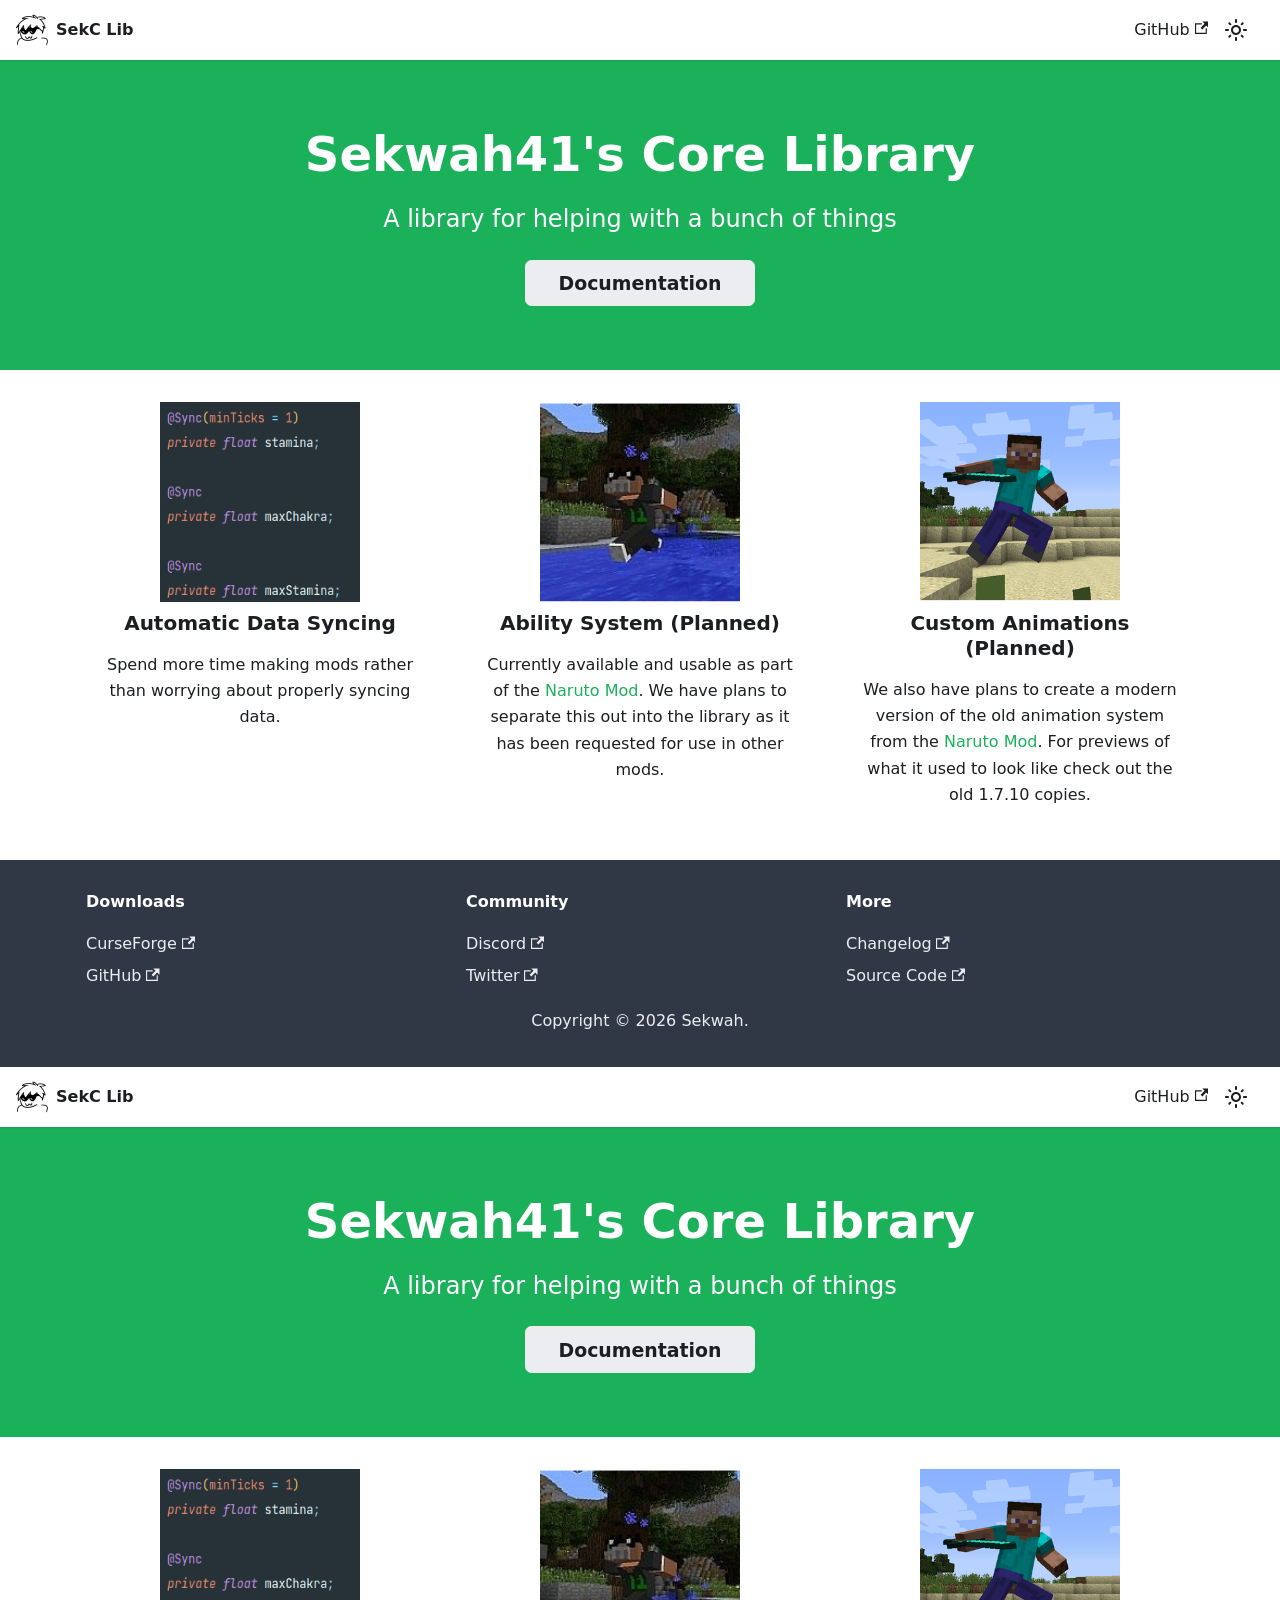
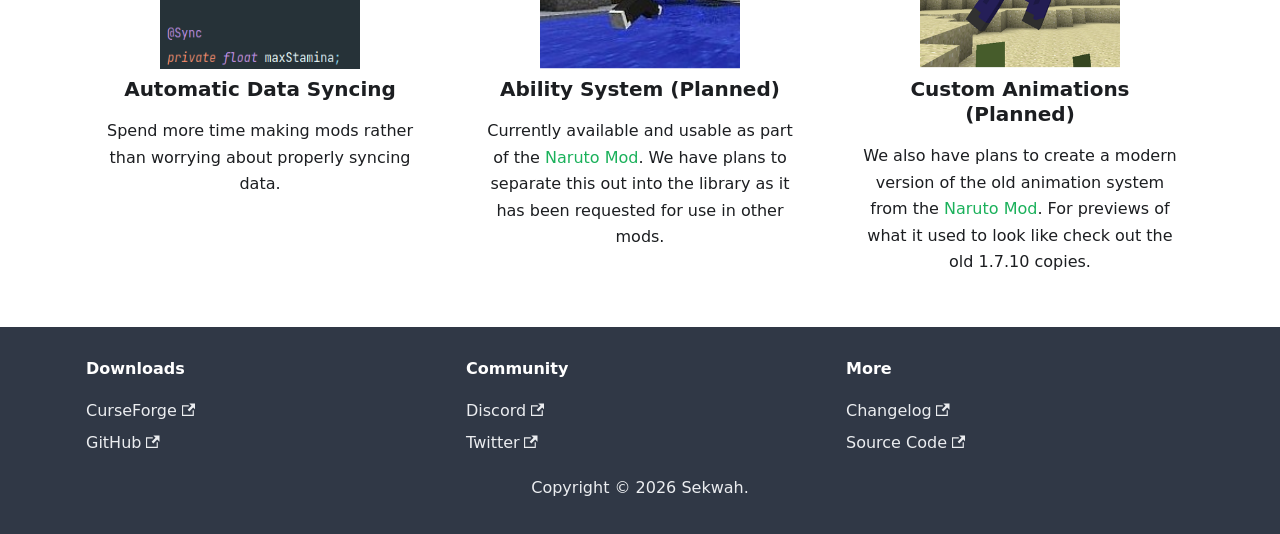
<file: index.html>
<!doctype html>
<html lang="en" dir="ltr" class="plugin-pages plugin-id-default">
<head>
<meta charset="UTF-8">
<meta name="generator" content="Docusaurus v2.4.1">
<title data-rh="true">Home | Sekwah41&#x27;s Core Library</title><meta data-rh="true" name="viewport" content="width=device-width,initial-scale=1"><meta data-rh="true" name="twitter:card" content="summary_large_image"><meta data-rh="true" property="og:url" content="https://sekclib.sekwah.com/"><meta data-rh="true" name="docusaurus_locale" content="en"><meta data-rh="true" name="docusaurus_tag" content="default"><meta data-rh="true" name="docsearch:language" content="en"><meta data-rh="true" name="docsearch:docusaurus_tag" content="default"><meta data-rh="true" property="og:title" content="Home | Sekwah41&#x27;s Core Library"><meta data-rh="true" name="description" content="Sekwah41&#x27;s Core Library"><meta data-rh="true" property="og:description" content="Sekwah41&#x27;s Core Library"><link data-rh="true" rel="icon" href="/img/favicon.ico"><link data-rh="true" rel="canonical" href="https://sekclib.sekwah.com/"><link data-rh="true" rel="alternate" href="https://sekclib.sekwah.com/" hreflang="en"><link data-rh="true" rel="alternate" href="https://sekclib.sekwah.com/" hreflang="x-default"><script data-rh="true">function maybeInsertBanner(){window.__DOCUSAURUS_INSERT_BASEURL_BANNER&&insertBanner()}function insertBanner(){var n=document.getElementById("__docusaurus-base-url-issue-banner-container");if(n){n.innerHTML='\n<div id="__docusaurus-base-url-issue-banner" style="border: thick solid red; background-color: rgb(255, 230, 179); margin: 20px; padding: 20px; font-size: 20px;">\n   <p style="font-weight: bold; font-size: 30px;">Your Docusaurus site did not load properly.</p>\n   <p>A very common reason is a wrong site <a href="https://docusaurus.io/docs/docusaurus.config.js/#baseUrl" style="font-weight: bold;">baseUrl configuration</a>.</p>\n   <p>Current configured baseUrl = <span style="font-weight: bold; color: red;">/</span>  (default value)</p>\n   <p>We suggest trying baseUrl = <span id="__docusaurus-base-url-issue-banner-suggestion-container" style="font-weight: bold; color: green;"></span></p>\n</div>\n';var e=document.getElementById("__docusaurus-base-url-issue-banner-suggestion-container"),s=window.location.pathname,r="/"===s.substr(-1)?s:s+"/";e.innerHTML=r}}window.__DOCUSAURUS_INSERT_BASEURL_BANNER=!0,document.addEventListener("DOMContentLoaded",maybeInsertBanner)</script><link rel="stylesheet" href="/assets/css/styles.e46a77c4.css">
<link rel="preload" href="/assets/js/runtime~main.906fa4b3.js" as="script">
<link rel="preload" href="/assets/js/main.ae67ef61.js" as="script">
</head>
<body class="navigation-with-keyboard">
<script>!function(){function t(t){document.documentElement.setAttribute("data-theme",t)}var e=function(){var t=null;try{t=new URLSearchParams(window.location.search).get("docusaurus-theme")}catch(t){}return t}()||function(){var t=null;try{t=localStorage.getItem("theme")}catch(t){}return t}();t(null!==e?e:"light")}()</script><div id="__docusaurus">
<div id="__docusaurus-base-url-issue-banner-container"></div><div role="region" aria-label="Skip to main content"><a class="skipToContent_fXgn" href="#__docusaurus_skipToContent_fallback">Skip to main content</a></div><nav aria-label="Main" class="navbar navbar--fixed-top"><div class="navbar__inner"><div class="navbar__items"><button aria-label="Toggle navigation bar" aria-expanded="false" class="navbar__toggle clean-btn" type="button"><svg width="30" height="30" viewBox="0 0 30 30" aria-hidden="true"><path stroke="currentColor" stroke-linecap="round" stroke-miterlimit="10" stroke-width="2" d="M4 7h22M4 15h22M4 23h22"></path></svg></button><a class="navbar__brand" href="/"><div class="navbar__logo"><img src="/img/sekclib.png" alt="SekC Lib Logo" class="themedImage_ToTc themedImage--light_HNdA"><img src="/img/sekclib.png" alt="SekC Lib Logo" class="themedImage_ToTc themedImage--dark_i4oU"></div><b class="navbar__title text--truncate">SekC Lib</b></a></div><div class="navbar__items navbar__items--right"><a href="https://github.com/sekwah41/SekCLib" target="_blank" rel="noopener noreferrer" class="navbar__item navbar__link">GitHub<svg width="13.5" height="13.5" aria-hidden="true" viewBox="0 0 24 24" class="iconExternalLink_nPIU"><path fill="currentColor" d="M21 13v10h-21v-19h12v2h-10v15h17v-8h2zm3-12h-10.988l4.035 4-6.977 7.07 2.828 2.828 6.977-7.07 4.125 4.172v-11z"></path></svg></a><div class="toggle_vylO colorModeToggle_DEke"><button class="clean-btn toggleButton_gllP toggleButtonDisabled_aARS" type="button" disabled="" title="Switch between dark and light mode (currently light mode)" aria-label="Switch between dark and light mode (currently light mode)" aria-live="polite"><svg viewBox="0 0 24 24" width="24" height="24" class="lightToggleIcon_pyhR"><path fill="currentColor" d="M12,9c1.65,0,3,1.35,3,3s-1.35,3-3,3s-3-1.35-3-3S10.35,9,12,9 M12,7c-2.76,0-5,2.24-5,5s2.24,5,5,5s5-2.24,5-5 S14.76,7,12,7L12,7z M2,13l2,0c0.55,0,1-0.45,1-1s-0.45-1-1-1l-2,0c-0.55,0-1,0.45-1,1S1.45,13,2,13z M20,13l2,0c0.55,0,1-0.45,1-1 s-0.45-1-1-1l-2,0c-0.55,0-1,0.45-1,1S19.45,13,20,13z M11,2v2c0,0.55,0.45,1,1,1s1-0.45,1-1V2c0-0.55-0.45-1-1-1S11,1.45,11,2z M11,20v2c0,0.55,0.45,1,1,1s1-0.45,1-1v-2c0-0.55-0.45-1-1-1C11.45,19,11,19.45,11,20z M5.99,4.58c-0.39-0.39-1.03-0.39-1.41,0 c-0.39,0.39-0.39,1.03,0,1.41l1.06,1.06c0.39,0.39,1.03,0.39,1.41,0s0.39-1.03,0-1.41L5.99,4.58z M18.36,16.95 c-0.39-0.39-1.03-0.39-1.41,0c-0.39,0.39-0.39,1.03,0,1.41l1.06,1.06c0.39,0.39,1.03,0.39,1.41,0c0.39-0.39,0.39-1.03,0-1.41 L18.36,16.95z M19.42,5.99c0.39-0.39,0.39-1.03,0-1.41c-0.39-0.39-1.03-0.39-1.41,0l-1.06,1.06c-0.39,0.39-0.39,1.03,0,1.41 s1.03,0.39,1.41,0L19.42,5.99z M7.05,18.36c0.39-0.39,0.39-1.03,0-1.41c-0.39-0.39-1.03-0.39-1.41,0l-1.06,1.06 c-0.39,0.39-0.39,1.03,0,1.41s1.03,0.39,1.41,0L7.05,18.36z"></path></svg><svg viewBox="0 0 24 24" width="24" height="24" class="darkToggleIcon_wfgR"><path fill="currentColor" d="M9.37,5.51C9.19,6.15,9.1,6.82,9.1,7.5c0,4.08,3.32,7.4,7.4,7.4c0.68,0,1.35-0.09,1.99-0.27C17.45,17.19,14.93,19,12,19 c-3.86,0-7-3.14-7-7C5,9.07,6.81,6.55,9.37,5.51z M12,3c-4.97,0-9,4.03-9,9s4.03,9,9,9s9-4.03,9-9c0-0.46-0.04-0.92-0.1-1.36 c-0.98,1.37-2.58,2.26-4.4,2.26c-2.98,0-5.4-2.42-5.4-5.4c0-1.81,0.89-3.42,2.26-4.4C12.92,3.04,12.46,3,12,3L12,3z"></path></svg></button></div><div class="searchBox_ZlJk"></div></div></div><div role="presentation" class="navbar-sidebar__backdrop"></div></nav><div id="__docusaurus_skipToContent_fallback" class="main-wrapper mainWrapper_z2l0"><header class="hero hero--primary heroBanner_qdFl"><div class="container"><h1 class="hero__title">Sekwah41&#x27;s Core Library</h1><p class="hero__subtitle">A library for helping with a bunch of things</p><div class="buttons_AeoN"><a class="button button--secondary button--lg" href="/docs/setup">Documentation</a></div></div></header><main><section class="features_xdhU"><div class="container"><div class="row"><div class="col col--4"><div class="text--center"><svg data-name="Layer 1" width="1129" height="663" viewBox="0 0 1129 663" xmlns:xlink="http://www.w3.org/1999/xlink" xmlns="http://www.w3.org/2000/svg" class="featureSvg__8YW" alt="Automatic Data Syncing"><title>docu_tree</title><image width="2017.854" height="1666.527" preserveAspectRatio="none" xlink:href="[data-uri] nOzdd2AUZd4H8N8zs72l915poXcIIgQQubMAgqAgFkBpZznE+mLjEORAsZ0FkEMFQUDwEBEISJPQ AiEEAmmbZLObzWY3yfY6z/tHEkgAk0XXFfD3+Sfu7MzzPLM4333mmWd2SHqvAYAQQugPxvzZDUAI ob8ETFuEEPIHTFuEEPIHTFuEEPIHTFuEEPIHTFuEEPIHTFuEEPIHTFuEEPIHTFuEEPKH2zhtmYjk gD4h5M9uxu2DCZYNSxGI/uxmIHSLuj3Tlkilj8/q/NPzCX8P83YTNjBy7fie3/VWSH3UBp8X+Kdj QoNem9/lhzmRvW+bXULIj3g+KkcUnTRpYtc7OgYEMq7qYuW2Tbl7lE4KAAD8sPhJD/fI6hQg42wl uQVr1l+4aPFRrdfHl8yYnTZb1rBkaeW3SurtVgwjYRkJj/Hm+4cNit44Ojrtqn4zta366fwHhuYa b6RAANKnT9ePg7Tj9mpVXjf5D0IEsmmDkudFCzwVpUMOGxzNy92XVPctsb3yWNync8m0dzUFzj+z kQjdcogvfpWGCU9/9f/6BJ/JXZetqXaL0jN7PZHp+uqN7J90FARh014fPcpRvHG3Wi8MybonI738 yNMflOj/sEghyaPSt472vL24ZGPtjVVCCCGUct6syRf1iRDJAYgseH4PWUFe5U4TBfAoa0ylLTLI +wJvnrQVKUJevSNhBNT/4g7KNJe1TNtGbGjof16OC9pdOGmXzfPntBGhW5Iv+ra8Hn/r3qH0+NNr imspADSoNx4Qxt1/750he7+thcSkzIj67xfmfF9FAcpPWxWrZyT1lJXsNfmg4uthJOMzpepDF7fe YNQCAKXUy22oy35CZQcANkgyi4rLtfX7DNfZ1PsCbxpkcNf4fmb1k7/URPQLzLzeGp5a/QeHItZn hnTbozqNcYuQ13yQtmxQ9078s1vKr8QbtRUWmZ9IChBBrYPH8IF6mvt31tyjc19ibBYAEAyaNX5+ 9IXnXjuj5AAASEinRUt7mldtWZLj4HXPXDtPumOdIeO+9I4KT3VB4Wdr8vKMTRUIo5OnPtR9aAe5 2GUtyS1Ys6HF0AQTLOsZ7DpaYHW12svgFeOi3WWOjESZvbzqWyZsVhx7Nq/o2Us2F4AoIeXg4CAh AABVF168J9fsbtqMDBnQfbmkZnGd/MlUWQhnz7lU+cY5Y7vd8l8vEACY5MSY5zOCe8lYp9W6v7By +SVLw3XKYLr16LQq2b5wZ8kuOwDhD8xIeDZVkSJiqMuRX6FedEpf0l7SMXwxy7ZaQj1Ot6udzcqK i6fUmGooM+pXV6EXCoz6LFnvEHK65lb7NkHoz+ODtCXiILmj1uABIKE9+zw9ISHcrt1T7KR8noCA tUJ7wZE+5oH0k6suKW0U3A59beNmztM5lea5CYNi85QVFICE9Ijv4FKvzHc0HcBs0KDOVav+vb1G Fv3QjAHzH66f/YnSRAHE0Y8/l5lpvLTh85N6UdiosX0XTnf+4/3moQki54WAq/raACN8ieHihNKI dSPCorILJ+iSv+sa3rO4/DgHTl318wf1LOEP6xHf55rt+EFB/TSVs3c6FFExi/okL2g492KFu+2M aaNAaWTchwOC9CXq/zvjkoSEzuqV9oar4Lky11WjDbyA8OfTBSdzi3fbAQBEkTFvdZEUFpR/rHez EsXD3RPettkm51vbCk4SmPr890N68lsu8+Qt3fivbba2Wk9Lte2fddAGlw54oXKAmnbXRQg18cVI AuEx1MMB8CLGTUkX5+x/86Cn/yPDGrtV1Kz879fxbz4+8L13My7kKX/eX7iv0NLY77QVlB4zJQ/u G7yxQu8h4r69w5znjpy2NpdKbb/8UJCnoQBF6/akDLw3OpVVnnaDID05M0j3zZJjO2opQGW+K2DV 40k9pCXZ5sa2MIQB4K4NFOqpNLktRpuKE5cYPXrGYRTwgwkAAGe1HLACEFFCZ3pt2nK2urWFxjIK UKLakJgxI1LCqzC6rlmt1Sa/WiDTKzEorFYz/WSNmgKojE5Ft9fjAxRltfWtPk/h2N5RqXWah0sc jSkcpBAqHA1fFuiPcQDQcFxTG0Wc7fQqqaly3ZwdW1tforNUOnzSGaWUA8LenvNZEPqj+GpOAgAQ kSxSbjqVo6nSwolCy6ROjYtp9ZEDTxcX3zkkObNfh1n90zI3/PTmT3UuAHBqD560ZvVNTP5OX6yI HZDqOb2qynw5DTiboaHxBTWZHSDkN070FCpEQodJU9+0nvno/klHf3uT21/FY3c1dZupu94JYj77 O2bwMsEixm62N4+5eHYeOr2zVXuIgGEi42JnhTm+3FNT2vxZGOptBmHw7N72EJWlsM6qtNguedFw myrf9tubihDyMR+mLRDCUOr2AAB4PK3OjW3aqh83V/24VdR98l0L7+8x6Mj+A2YA8FzIUdYMSxic dKY2NqGTq+q9/PYnFZF2wo4C9SpFvebTkUnSZnn80NjvHowFAKuqbL3hyifo0FY9cwKe6Rj5eipf SDidrnbp0co95nZa9tvGbb2HQ7YI3RBfpi2lHIHG6aVs82mmKCgwUmBXae1uAODs+dklZcM6pkUz By5xAOAuLTus7TSkb7Q6KtyZf+iMF32xdq7yU4fHCoxU+Dt35Y/S9jeBu1774vE6Z3TM0o7hE4MM n9Vd3ldPYUnFUyUVLJ+fHBoyp1/Mwu6mo0fqzG3U9BvHbb0jYqXgsdh/dzkI/ZX4MG2p3aw1yzqk SlkNZHSQMwAAJGLoHcuHaF9/6Vhjt5WRiWTEZbM3H/Cc4dCxhvsH9/i7wpP7mcb6q2Vf4TDaHUJ5 VCCBWgoAsoHDVj3Ofv7s3qZxW4/ervQIu8SzpLKda1l/Bs5g50QyUShpUFMAYMcM6fY6UznqQNO4 LXU5L+rNKkPFqshO0/uE783WlnIAAEGBio6sPVfvdLhcRRrtV1Xhg4KFQQTa6t3+keO2gXGSWM5R fONz7BD6K/NF2lIPJSwD4NZuXV/67ITRHw6tzT6rMsR6OKCq46XFd/ecN8e19UitSRSUOaZjcHne 4SsT+Gnl8TLlvb3TbCVfnW/72lMT56XSI/UjJs3uz+2q0gvD7hob5yn45cyVm9Mcpr3n6b/uCE3N qS7y6qSZRIUGdBIBEH6ygIjk8jtjeRxQrb6h4DeOerZRIJdbXlc7NGppH/ql2ikODZsVQ48ebzBe VQBn++pk9ciR0S+k1M8qcnAAkvCoFT14+/I1uxs8rEg2MY5fX2Vtb/LVbxy3DQ0O6CohBJguYsKA ZGgs5wZ3kcZcefnDZMUP3CF3F1Ycxb4tQjfCB2nL2fQNopgwHily6k4ee/nkscbFmxv/qAuWrCSP je/wyMwMgdOqzD+7eMO58haDupxWc1bHRZQoz3p58NrUa1YccT/cbdKMdKnHWpx7atH64hZTYKn7 p53aac9HvTPOOnOLUdf+jVxs/4yUN6Kbz+/lMctjAID76dDpBZXeNegGCqQWTeXcY3RBl+hFKazL Zvn5TPGy0qunfwGA01C95GLQ593i7lEXb7dAVbHyVWnCvM6JY4QM53Je0lS9mGd0XLOVL5DunVKW JzDNrY9cFgbAmZftKPyq8dyB4Q8em/hUtH31esP17udACP0qX9y5y3adOvaVuAvzlxaobvwSDBOR sfRfXSo/2PJ+nrv9tb1DYvokfD4tOFhbt2y1cosGU8E32IiQRdNj741y/7Cu+OXjDp/9cyH018CG RMX+3jKoTmVLurv/hC58u5VjxULWYbN4eyiSmGH9Hoqv2bChXO3Du0BN6vrtZ+xMpESurTuu9125 f21sZOB9IdaPvij/pPA6/XGEUNt88qs0AMAPi71vbNesriGRMtfe5d9+dM67w5EJfPD1e8cos2eu qfpjzowRQujm4Ku0RQgh1Ba8+xIhhPwB0xYhhPwB0xYhhPwB0xYhhPwB0xYhhPwB0xYhhPwB0xYh hPwB0xYhhPwB0xYhhPwB0xYhhPwB0xYhhPwB0xYhhPwB0xYhhPzhpkhbRhKy5N6ee4eEhPnyYbkI IXQT8eUzd38zIhali4lN7bb75DELRDAwPSTGoNui89mDIAk/dVj/mX9PSA3m8wh4VHn/fMf8yIrB vXgAAO5Lx59afL6954R5W1NoRsesUMOPB7TG31cgf/DrO94O+8/9c7fdyCNteL0WbH6v48bJ0zdU 4Q+GI+RTN0XaevRVD2xSU9rO08u9xUjv6xYlPVmzReeT4gBA0q3fyw9FFH1/7N8qJwfAmQxVDmbL h/t2McJeYwdm6kx1PnsaD5s2pNcEUc4PB7S+KhEhdFO4KdIWADgfJS0AMBJhLOPKM3O+S8DOfeMV hac+/l9xQ4sy808bgQntOJFqq00+e8oPI4kKY+qKzTZ8mBpCtxnfpC0RhLw/Nt6WV6GLjvp7qIBY jauPlq3TeygAEMHkrIxpJtU6JuSxWLHcbc8+W/Zmic0BAEQyd0ynGQEEAIBreO27om3Nj8sJSE7b 08s9f2vZwcbzWUb69JiOd6oKJ56xuAD40sA5/WLHhgtZS8Nn+daRA4JzswverYWB/bp9nMpvHIru OrL3FAAA7lDO2XmlbgpABJJx3WOnxMlieZ5Kre6dY+qc9h7zy7ASIUsYWXI0z1huBbFACkA5j93u aTrNFsijgrhqrfnqs24iTB/We9pd8R1C+Y5a7d6Nv6zLNTclMk82YNzAaUMjwxnzqe/PlPXNHHpx 15yNOpIxaM389MDGgeuUu7+7CwDAmXf4sXeLTW0mryhx9FPPTB/VI1bqqik8uP6DlRvPXRmDIIF9 n1o5c3LPUJfqxMYVi1edNDS1VJgwauYz00f3iJe5dRcPfr3yvY0F16tGmDFvzcf3KN+a/OoePeVn LdrzOrNquWn4rFFpMkvZ4fX//teGs02VtV0gP3TcR6MfSGjY+uzOzed9+AA6hG4hvklbRiaKJZSE i/blFW/gxFMGJM3pFZq9V6uiAESYICVigUyap5x6hnbsnPxO7/j86ovfWADAufd0yXmGhMfFzA93 qFxXCrSY7LWsNE4MYAEAkEaF3SMxryqyuACAlc4amjyBGj7LqSxlZA92Do0H+zYzBSClJeX/VENw TMyLsc5Pj+tKKABQda2bAgARTcpMn82vW5mjLiXSyb1jF/ey3vdLvamt3RL1GbJ2dqKoKQFHfDkc AMBdcnLOonMaDgCACVVEMNbcmqvyg0kYPfyN+wQnd55coYbEoT0nzOxfviB7nxEA2A5js+YPp4e2 H16tZjplZWSFQ9VBMwfAqIs+fF/FKOKmTo3Tbj+6W0UBwK3Xmdvu5Er7z1vxRpZh2+q3PtBJMu6d /sy/XzVPfXFH05Pd2ZS7RpatX/bs1wGDHnlm+lvPlkxamN1AAcR95654c4R+y6q3PtDJej8467ml vJqHX9/XcFVdvJQHn3kw7NSK+dmXHyEv7H1Xt0/eefTTmsCBTy1+YfF81eTXDppoewUSUUBKqpAv Ck5J5JPzHuy3o78k36StQCaKpPaPc6t2mQHAsbHcNj5dGEVARYHwhXEieqGgcnWViwOoKaorSQtL khGwUKDuQnV9IZABUfGcxV7V4iD0mOwVEJTQuBrwR6YFkcqyHywAAJKo8PEyy0c7levNAGA0Bgav EdornQBAtfp6LZCe4XGc0fijql7VokBRZOQTYfbPdlZsNlEAiyEgeFOqPJmpz2vrWpCn6OwbSwoZ RcL0J5O0mw7+r5wDAM5cr23eiBemCAeTWtc6PkQxY8eElG3ZtmKPmQLkVEv7vZGWEsXsM3Igihkz VF60Zdv7e8wU4LQ1eMhLYk2NgwJ4DLrjBmDTI6dT49mjFTk6ryJJ0GNMVmj+F3OWfqvhAA6eciZ9 9/LIfvIffmjMOWo5tObd/513A5yuDuvz1cMDO/Kyj7mACZLVH/7sra/X/lLDARwpkXXf8MjgTrx9 Oa6WZTPR9z43JeXS2se2ay5/SIQr37l6e76GA82Pn3wzJmtmZgbv4FFXewVSU9nqp7kTEdb8A765 EIrQLcgnaUui5ELW3HDS0vRaJmSpw11PARq7vWD/QeduOmI5R25lXb6l5THHi5WzNrND32IZddor HLw4GUu0bhIQOjHC9f3eBhMAAEkMkYjNdZfr4jPEY3G0SGomTs53Whyt04qkRsgURkNOc0+RAoCH c7Zz5LvqDAV1wKbFianpwhlNvvaq9UlQuFxg1FfbWi1lYyI6iBt+Pt+0j4TPCqjLYqMAwEaGpopM hwubd59lWK5VWIvD5YEuk7rey0gi4qBAsaOqsrbxw6Wmn+aP+KnF+5xGrW3sd3O1uloqkogbX6j3 r353/+WVDHoDFYpFLYpl+QJhxLA503tWr39is7Jlz50a9E2DEZz+/OGfc4iFeFEgAGfIL/s537u9 Quj25Ju+bYxcAObLnVMmRiagZruaAgCIZMII6ihvzhfObFh2xNBqY0aYIIOqaoe75ULqUJphgFzI ANcjNTSxVju/aR4TiZULOdPluthYOc9htl8JLCKMl4G63NGqmwZMvFwgCIz6akJk44oMw0C1TuNV qInCFcFuk+Y60w5IRKQMdGXVrfvHwnB5qMdU1fzlwQ9ThHJGlY4CAD9cEdb83wAgDZcHOM0tSiYR EXKoLdN6PbJJCIG2ry/Sq/42til++JPPTcvqEinjM4QAT8Sn2Vfe5XWb882ROQDUduCtbwudV5V3 uSB3/oaF+V4ViBAC36QtEcTLGEOd09r8MkEGWo3DDtDY7WWsDao28oMVxolAZXa2yizqKjdx4XKh WCiYmMj8fFzflIxEmCCD6mpH0/UtIkyQQVWt80pSM8J4CVSZWpdGBHEyqCwumVdou9wQzuVq8Grv wiNkUFuudV/7jjAyXGivMbYe7iRhEXJSp6p2Nm8eKWf0VWoHAJCwSDljUF9+KzJSDjqd9kpT2YgI KdUZdV5PdaWUArnRW0KYpIcWLRxjWvvm7L3lFg+AeMgra2e1eN9dtHHh23tdA+e8OXXC2PS9X1x0 /WpR3hWIEALf3EtGBAmyK0c8I1UMUHAFersHAIDEyIVgbnmmfzVWJowljoprrgZVGh1EJuqdFD7E od9Q1XxlhbBBQuJuntzFKhT9Za2ylZEIYxiXytI6rwgr54PBbKswOSpNjkorVUgEQs67KWJsZIQM ak3aaxOQSKNCoFZn9Vy1VCIgLs7d/Kp7lwBrSU0lBwBEIRcST/NbTED3znKutkW2MpKoMMZQY3aA l6itrt4mjIkLbfxnJPK7/r33wMq/BbSdv4KUjqnk3I5NOUUqjVqj0RjdV/1fYNUW5Z87smrZ2kuJ UxdMSGz3G7ndAgFAGhvWsVt4dDtNQ+g25oO+LREI44QeGh75jyTmhEc0qkt0F7NupboxbPnxMmIw OMzXbMWIJINDBXwANkQeQ6giIGC4BDiHLUfX2G+lWpPdKQ2clSa8cFFZcDmQqLPSTCcnxzzRUHOB SEalhESD81jLCVgMYQkvIy44S+Sh4CnVmpQuAM6eb+AmJkeNb9CXcPyeaTEzg00LdplKvdi7xgQs Ml0vAT1OF4nsnjZcXW3mAKhDWaCtdnLqcoNzRPqj95t3VUBcny7jE/Qbv1Q7AACoTmumI1Kn3lP/ g5Ik9UsbHgr686YWp+oMjyGK5IShfcRWjlo01ec0rra/EZxnftyvX/nYWy94NhzRiTPum57pOf6v 421PGQOXsqScTJo4fWTVjktWRVrW2PuSCZy6ZjV36TdLv85a8+g/xx54+ts27yxrv0BGmvni357o WvPFpB/VXp1RIHT78UHasjJRLDi2Fxg7dEueLIPqmtpXT1SdaezwNZ7plzuuPVYV0THLBwQIm18+ ODD1QQBrRWmWrinXXCa7mhfSgRrmK1tsTp3bT6v6DIyePiCpWqf/tMo6LJRt2S/mjPovyoJeTE9a 3gkIZ3xrm0npAgD3ntyyDv3i5g4JkXpcF6trX8yuPuBdD5KRR4eB9rDpOmnD1f+0tbDHtPS5czsz BKhduexpbTVAfc7xlXGDHh0xcIHArSsp/3LZqZ2qpqtYNYdP/LfTkEn3ZHbQa7O3VZb2CpdWt/iq 4Br27yweMKXT03MzCPGc+WLzOU17J/GWnPf/+abr2SeeWHi/1KUrPPTB8+/taG8gwlP89cJl4S8+ 9sJnDwosFSc3/2fHmSGzr7eiq/Dr5RuGfzTr2TGHFuyo/vVS2y9QGNoxnXGcKs6pxikJ6C+LpPca 8DuLkCam7OtH/29r6e5rhzZveSS089tLMpQrNn9yHn834DdjM/q990mH8jc3Ld/twLhFf1W/v29L YuQiYqlv6zrYrYdIA7t1UIhZQVJm57S68q+LMWp/BxLcJTzEVPHlEYxa9Ffmg7SNlQvavg52C+Kl dX3hHylSzqkrVv5n5al8Z/uboF/FS+sWZPz5dJ6l/VURun35YCQBIYRQu26KXxNHCKHbHqYtQgj5 A6YtQgj5A6YtQgj5A6YtQgj5A6YtQgj5A6YtQgj5A6YtQgj5A6YtQgj5A6YtQgj5A6YtQgj5A6Yt Qgj5A6YtQgj5A6YtQgj5A6YtQgj5A6YtQgj5A6YtQgj5A6YtQgj5A6YtQgj5A6YtQgj5A6YtQgj5 A6YtQgj5A6YtQgj5A6YtQgj5A6YtQgj5A6YtQgj5A6YtQgj5A6YtQgj5A6YtQgj5A6YtQgj5A6Yt Qgj5A6YtQgj5A6YtQgj5A6YtQgj5A6YtQgj5A6YtQgj5A6YtQgj5A6YtQgj5A6YtQgj5A6YtQgj5 A6YtQgj5A6YtQgj5w22ctkxEckCfEPJnN+P2wQTLhqUIRH92MxC6Rd2eaUuk0sdndf7p+YS/h3m7 CRsYuXZ8z+96K6Q+aoPPC/zTMaFBr83v8sOcyN63zS4h5Ec8H5Ujik6aNLHrHR0DAhlXdbFy26bc PUonBQAAflj8pId7ZHUKkHG2ktyCNesvXLT4qNbr40tmzE6bLWtYsrTyWyX1diuGkbCMhMd48/3D BkVvHB2ddlW/mdpW/XT+A0NzjTdSIADp06frx0HacXu1Kq+b/AchAtm0QcnzogWeitIhhw2O5uXu S6r7ltheeSzu07lk2ruaAuef2UiEbjkkvdeA310IE57+6v/1CT6Tuy5bU+0WpWf2eiLT9dUb2T/p KAjCpr0+epSjeONutV4YknVPRnr5kac/KNH/YZFCkkelbx3teXtxycbaG6uEEEIo5bxZky/qEyGS AxBZ8PwesoK8yp0mCuBR1phKW2SQ9wXePGkrUoS8ekfCCKj/xR2UaS5rmbaN2NDQ/7wcF7S7cNIu m+fPaSNCtyRf9G15Pf7WvUPp8afXFNdSAGhQbzwgjLv/3jtD9n5bC4lJmRH13y/M+b6KApSftipW z0jqKSvZa/JBxdfDSMZnStWHLm69wagFAEqpl9tQl/2Eyg4AbJBkFhWXa+v3Ga6zqfcF3jTI4K7x /czqJ3+piegXmHm9NTy1+g8ORazPDOm2R3Ua4xYhr/kgbdmg7p34Z7eUX4k3aissMj+RFCCCWgeP 4QP1NPfvrLlH577E2CwAIBg0a/z86AvPvXZGyQEAkJBOi5b2NK/asiTHweueuXaedMc6Q8Z96R0V nuqCws/W5OUZmyoQRidPfaj70A5ysctakluwZkOLoQkmWNYz2HW0wOpqtZfBK8ZFu8scGYkye3nV t0zYrDj2bF7Rs5dsLgBRQsrBwUFCAACqLrx4T67Z3bQZGTKg+3JJzeI6+ZOpshDOnnOp8o1zxna7 5b9eIAAwyYkxz2cE95KxTqt1f2Hl8kuWhuuUwXTr0WlVsn3hzpJddgDCH5iR8GyqIkXEUJcjv0K9 6JS+pL2kY/hilm21hHqcblc7m5UVF0+pMdVQZtSvrkIvFBj1WbLeIeR0za32bYLQn8cHaUvEQXJH rcEDQEJ79nl6QkK4Xbun2En5PAEBa4X2giN9zAPpJ1ddUtoouB362sbNnKdzKs1zEwbF5ikrKAAJ 6RHfwaVeme9oOoDZoEGdq1b9e3uNLPqhGQPmP1w/+xOliQKIox9/LjPTeGnD5yf1orBRY/sunO78 x/vNQxNEzgsBV/W1AUb4EsPFCaUR60aERWUXTtAlf9c1vGdx+XEOnLrq5w/qWcIf1iO+zzXb8YOC +mkqZ+90KKJiFvVJXtBw7sUKd9sZ00aB0si4DwcE6UvU/3fGJQkJndUr7Q1XwXNlrqtGG3gB4c+n C07mFu+2AwCIImPe6iIpLCj/WO9mJYqHuye8bbNNzre2FZwkMPX574f05Ldc5slbuvFf22xttZ6W ats/66ANLh3wQuUANe2uixBq4ouRBMJjqIcD4EWMm5Iuztn/5kFP/0eGNXarqFn536/j33x84Hvv ZlzIU/68v3BfoaWx32krKD1mSh7cN3hjhd5DxH17hznPHTltbS6V2n75oSBPQwGK1u1JGXhvdCqr PO0GQXpyZpDumyXHdtRSgMp8V8Cqx5N6SEuyzY1tYQgDwF0bKNRTaXJbjDYVJy4xevSMwyjgBxMA AM5qOWAFIKKEzvTatOVsdWsLjWUUoES1ITFjRqSEV2F0XbNaq01+tUCmV2JQWK1m+skaNQVQGZ2K bq/HByjKautbfZ7Csb2jUus0D5c4GlM4SCFUOBq+LNAf4wCg4bimNoo42+lVUlPlujk7tra+RGep dPikM0opB4S9PeezIPRH8dWcBAAgIlmk3HQqR1OlhROFlkmdGhfT6iMHni4uvnNIcma/DrP6p2Vu +OnNn+pcAODUHjxpzeqbmPydvlgROyDVc3pVlflyGnA2Q0PjC2oyO0DIb5zoKVSIhA6Tpr5pPfPR /ZOO/vYmt7+Kx+5q6jZTd70TxHz2d8zgZYJFjN1sbx5z8ew8dHpnq/YQAcNExsXOCnN8uaemtPmz MNTbDMLg2b3tISpLYZ1VabFd8qLhNlW+7bc3FSHkYz5MWyCEodTtAZ4PTbgAACAASURBVADweFqd G9u0VT9urvpxq6j75LsW3t9j0JH9B8wA4LmQo6wZljA46UxtbEInV9V7+e1PKiLthB0F6lWKes2n I5OkzfL4obHfPRgLAFZV2XrDlU/Qoa165gQ80zHy9VS+kHA6Xe3So5V7zO207LeN23oPh2wRuiG+ TFtKOQKN00vZ5tNMUVBgpMCu0trdAMDZ87NLyoZ1TItmDlziAMBdWnZY22lI32h1VLgz/9AZL/pi 7Vzlpw6PFRip8Hfuyh+l7W8Cd732xeN1zuiYpR3DJwYZPqu7vK+ewpKKp0oqWD4/OTRkTr+Yhd1N R4/Umduo6TeO23pHxErBY7H/7nIQ+ivxYdpSu1lrlnVIlbIayOggZwAASMTQO5YP0b7+0rHGbisj E8mIy2ZvPuA5w6FjDfcP7vF3hSf3M431V8u+wmG0O4TyqEACtRQAZAOHrXqc/fzZvU3jth69XekR dolnSWU717L+DJzBzolkolDSoKYAwI4Z0u11pnLUgaZxW+pyXtSbVYaKVZGdpvcJ35utLeUAAIIC FR1Ze67e6XC5ijTar6rCBwULgwi01bv9I8dtA+MksZyj+Mbn2CH0V+aLtKUeSlgGwK3dur702Qmj Pxxam31WZYj1cEBVx0uL7+45b45r65Fakygoc0zH4PK8w1cm8NPK42XKe3un2Uq+Ot/2tacmzkul R+pHTJrdn9tVpReG3TU2zlPwy5krN6c5THvP03/dEZqaU13k1UkziQoN6CQCIPxkARHJ5XfG8jig Wn1DwW8c9WyjQC63vK52aNTSPvRLtVMcGjYrhh493mC8qgDO9tXJ6pEjo19IqZ9V5OAAJOFRK3rw 9uVrdjd4WJFsYhy/vsra3uSr3zhuGxoc0FVCCDBdxIQBydBYzg3uIo258vKHyYofuEPuLqw4in1b hG6ED9KWs+kbRDFhPFLk1J089vLJY42LNzf+URcsWUkeG9/hkZkZAqdVmX928YZz5S0GdTmt5qyO iyhRnvXy4LWp16w44n6426QZ6VKPtTj31KL1xS2mwFL3Tzu1056PemecdeYWo679G7nY/hkpb0Q3 n9/LY5bHAAD306HTCyq9a9ANFEgtmsq5x+iCLtGLUliXzfLzmeJlpVdP/wIAp6F6ycWgz7vF3aMu 3m6BqmLlq9KEeZ0TxwgZzuW8pKl6Mc/ouGYrXyDdO6UsT2CaWx+5LAyAMy/bUfhV47kDwx88NvGp aPvq9Ybr3c+BEPpVvrhzl+06dewrcRfmLy1Q3fglGCYiY+m/ulR+sOX9PHf7a3uHxPRJ+HxacLC2 btlq5RYNpoJvsBEhi6bH3hvl/mFd8cvHHT7750Lor4ENiYr9vWVQncqWdHf/CV34divHioWsw2bx 9lAkMcP6PRRfs2FDudqHd4Ga1PXbz9iZSIlcW3dc77ty/9rYyMD7QqwffVH+SeF1+uMIobb55Fdp AIAfFnvf2K5ZXUMiZa69y7/96Jx3hyMT+ODr945RZs9cU/XHnBkjhNDNwVdpixBCqC149yVCCPkD pi1CCPkDpi1CCPkDpi1CCPkDpi1CCPkDpi1CCPkDpi1CCPkDpi1CCPkDpi1CCPkDpi1CCPkDpi1C CPkDpi1CCPkDpi1CCPnDTZG2jCRkyb099w4JCfPlw3LRH4JNe/jT7D3fPN9P8me3BKFbiy+fufub EbEoXUxsarfdJ49ZIIKB6SExBt0Wnc8eBEn4qcP6z/x7Qmown0fAo8r75zvmR1YM7sUDAHBfOv7U 4vPtPSfM25pCMzpmhRp+PKA1+qBAJqT3uHsTyrZvO2Xw2e9/88VioVAsEjBtP64dIdTaTZG2Hn3V A5vUlLbz9HJvMdL7ukVJT9Zs0fmkOACQdOv38kMRRd8f+7fKyQFwJkOVg9ny4b5djLDX2IGZOlOd z2KHTRvSa4Io54cDWl+URoJ7T3x0yN5D208ZfFEcAIDn/Kppd6whHIePb0DohtwUaQsAnI+SFgAY iTCWceWZOd8lYOe+8YrCUx//r7ihRZn5p43AhHacSLXVJp895YeRRIUxdcVm283ca6Sc7z5bhP4y fJO2RBDy/th4W16FLjrq76ECYjWuPlq2Tu+hAEAEk7MypplU65iQx2LFcrc9+2zZmyU2BwAQydwx nWYEEAAAruG174q2NT8uJyA5bU8v9/ytZQcbe1CM9OkxHe9UFU48Y3EB8KWBc/rFjg0XspaGz/Kt IwcE52YXvFsLA/t1+ziV3zgU3XVk7ykAANyhnLPzSt0UgAgk47rHTomTxfI8lVrdO8fUOe095pdh JUKWMLLkaJ6x3ApigRSAch673dPUsRPIo4K4aq356n4eEaYP6z3trvgOoXxHrXbvxl/W5ZqbEpkn GzBu4LShkeGM+dT3Z8r6Zg69uGvORh3JGLRmfnpg48B1yt3f3QUA4Mw7/Ni7xaa2oo0J6Td9wbzx fZOChdRSXbB79TsrdpbagU2fse6rx1PYxuK+PPIkAID7widTHvmvkgMAYcKomc9MH90jXubWXTz4 9cr3NhaYKIB45JLdj3t2VnUa3c2+59Pv2HEzRkjzP/rni9+UuABEoxbvfnuYAACA06yfPWH55ed2 8ge/vuPtiE3LLvZ8fFy3YJfqxMYVi1edbB68+JW6mrcNHffR6AcSGrY+u3PzeR8+mw6hm41v0paR iWIJJeGifXnFGzjxlAFJc3qFZu/VqigAESZIiVggk+Ypp56hHTsnv9M7Pr/64jcWAHDuPV1yniHh cTHzwx0q15UCLSZ7LSuNEwNYAACkUWH3SMyriiwuAGCls4YmT6CGz3IqSxnZg51D48G+zUwBSGlJ +T/VEBwT82Ks89PjuhIKAFRd66YAQESTMtNn8+tW5qhLiXRy79jFvaz3/VJvamu3RH2GrJ2dKGpK wBFfDgcAcJecnLPonIYDAGBCFRGMNbfmqpBgEkYPf+M+wcmdJ1eoIXFozwkz+5cvyN5nBAC2w9is +cPpoe2HV6uZTlkZWeFQddDMATDqog/fVzGKuKlT47Tbj+5WUQBw63XmtnuRogEzFz7R8dKaZZ+d a2DD+zw494U3aose/ayIq9q94vmLMjZ61HOzO5/9aOVuDQXgTMrG0WVx37kr3hyh37LqrQ90st4P znpuKa/m4df3NVAAYMNE5/8x5X8TPv98fORTM6bkvbXhyXHdtyw76QLnma9e/uculgm9Y+4zva5p CS99eJ+j7z3zoEYxYMZrL7z1bMmkhdkNtO26AICIAlJShXxRcEoin5z3YJ8Z3b58k7YCmSiS2j/O rdplBgDHxnLb+HRhFAEVBcIXxonohYLK1VUuDqCmqK4kLSxJRsBCgboL1fWFQAZExXMWe1WLI81j sldAUELjasAfmRZEKst+sAAASKLCx8ssH+1UrjcDgNEYGLxGaK90AgDV6uu1QHqGx3FG44+qelWL AkWRkU+E2T/bWbHZRAEshoDgTanyZKY+r63RR0/R2TeWFDKKhOlPJmk3HfxfOQcAnLle27wRL0wR Dia1rnVGiGLGjgkp27JtxR4zBciplvZ7Iy0litln5EAUM2aovGjLtvf3mCnAaWvwkJfEmhoHBfAY dMcNwKZHTqfGs0crcnRe5Q4TGB+vqD+yYc2PJ1wAkHPy2M5IoqUA1FJ+6kA5sGkdnqLxylOHfi5u 8Y3ABMnqD3/21tdrf6nhAI6UyLpveGRwJ96+HBcAUFNVZZ1VWap2ppSWWQ1spUkRHsQCuICrOX+4 BoCJj5tGr01bTrf/y69PlHsAtn+8acydjw3syMs+5mq7LgCgprLVT3MnIqz5B3xzjRShm5VP0pZE yYWsueGkpem1TMhSh7ueAjR2e8H+g87dlFCcI7eyLt/S8sDixcpZm9mhb7GMOu0VDl6cjCVaNwkI nRjh+n5vgwkAgCSGSMTmust18RnisThaJDUTJ+c7LY7WaUVSI2QKoyGnuadIAcDDOds5vF11hoI6 YNPixNR04YwmX3vV+iQoXC4w6qttrZayMREdxA0/n2/aR8JnBdRlsVEAYCNDU0Wmw4XNu88yLNcq rMXh8kCXSV3vbe5whqJiQ+CIGfMrgg+cu3ixuEJdXOzFVur9q9/df6UMvYEKxaK2tvBiZh6nr20a OuCMDUYQScRe1sUZ8st+zm+/AoRucb7p28bIBWC+3DllYmQCararKQCASCaMoI7y5nzhzIZlR1pf H2eECTKoqna4Wy6kDqUZBsiFDHA9UkMTa7XzDU3hFSsXcqbLdbGxcp7DbL8SWEQYLwN1ucPVsjRg 4uUCQWDUVxMiG1dkGAaqdRqvQk0Urgh2mzTXmXZAIiJloCurbt0/FobLQz2mquYvD36YIpQzqnQU APjhirDm/wYAabg8wGluUTKJiJBDbZnW++FLZ+4nCxbDnCmPvDIuUEBctXnbVyx8f1+Vu+2t+PHD n3xuWlaXSBmfIQR4Ij7N9rrKG+TPuhC6mfkibYkgXsYY6pzW5pcJMtBqHHaAxm4vY21QtZEfrDBO BCqzs1VmUVe5iQuXC8VCwcRE5ufj+qZkJMIEGVRXO5qubxFhggyqap1X0oURxkugytS6NCKIk0Fl ccm8QtvlhnAuV4NXexceIYPacu21AUaEkeFCe42xoXU3OixCTupU1c7mzSPljL5K7QAAEhYpZwzq y29FRspBp9NeaSobESGlOqPuBiZXUcul7cuf3r6clYQl9hj55CuzX5p75vhL+8xtbMIkPbRo4RjT 2jdn7y23eADEQ15ZO8v7Gm+IP+tC6Obmi3vJiCBBduVUk5EqBii4Ar3dAwBAYuRCMLc8078aKxPG EkfFNVeDKo0OIhP1Tgof4tBvqGq+fELYICFxN09AYhWK/rJW2cpIhDGMS2VpnVeElfPBYLZVmByV JkellSokAqGX05jYyAgZ1Jq01yYgkUaFQK3O6rlqqURAXJy7+VX3LgHWkppKDgCIQi4knua3mIDu neVcbYtsZSRRYYyhxuwAb5HA1D79u0QIADxWXckvm745qBdGRQa2+FelFBim9UCAIKVjKjm3Y1NO kUqj1mg0Rvcfd0ehN3VJY8M6dguPDsAbCdHtzQd9WyIQxgk9NDzyH0nMCY9oVJfoLmbdSnVj2PLj ZcRgcFzb1WJEksGhAj4AGyKPIVQREDBcApzDlqNr7LdSrcnulAbOShNeuKgsuBxI1FlpppOTY55o qLlAJKNSQqLBeazlBCyGsISXERecJfJQ8JRqTUoXAGfPN3ATk6PGN+hLOH7PtJiZwaYFu0ylXuxd YwIWma6XgB6ni0R2TxuurjZzANShLNBWOzl1ucE5Iv3R+827KiCuT5fxCfqNX6odAABUpzXTEalT 76n/QUmS+qUNDwX9eZOzRWU8hiiSE4b2EVs5atFUn9O42v5GIJLejy6ZF/TzJ2uzy8xsSPfxw4Pr DxRfyW9OV6XxxAwZe09RTp0HPDUFv5zXcy5lSTmZNHH6yKodl6yKtKyx9yUTONXuJ8GP7Na/QzAD TGiSnIhiuw+5M4CjnpqCoxdqf32j9utipJkv/u2JrjVfTPpR7dXJBkK3KB+kLSsTxYJje4GxQ7fk yTKorql99UTVmcYOX+OZfrnj2o6hIjpm+YAAYfPLBwemPghgrSjN0jXlmstkV/NCOlDDfGWLzalz +2lVn4HR0wckVev0n1ZZh4WyLfvFnFH/RVnQi+lJyzsB4YxvbTMpXQDg3pNb1qFf3NwhIVKP62J1 7YvZ1Qe860Ey8ugw0B42Xefknqv/aWthj2npc+d2ZghQu3LZ09pqgPqc4yvjBj06YuACgVtXUv7l slM7VY1b05rDJ/7bacikezI76LXZ2ypLe4VLq1t8VXAN+3cWD5jS6em5GYR4znyx+ZzGdW21rZqg 3rL4jagFsx579a4AHmerLT7y6cKPTlzZM1qf/eH7AxY9+dyS+wUM2H56edTLP3Oe4q8XLgt/8bEX PntQYKk4ufk/O84Mmd3uB0GkfacvfmUwv+llwqy37wCgjuwXRr7Sxjhs+3UJQzumM45TxTnVOCUB 3d5Ieq8Bv7MIaWLKvn70/7aW7m7n2sytiIR2fntJhnLF5k/O452qfwQ2o997n3Qof3PT8t0OjFt0 W/v9fVsSIxcRS31b18FuPUQa2K2DQswKkjI7p9WVf12MUfvHIMFdwkNMFV8ewahFtz0fpG2sXND2 dbBbEC+t6wv/SJFyTl2x8j8rT+U7298E/Ra8tG5Bxp9P51naXxWhW5wPRhIQQgi166b4NXGEELrt YdoihJA/YNoihJA/YNoihJA/YNoihJA/YNoihJA/YNoihJA/YNoihJA/YNoihJA/YNoihJA/YNoi hJA/YNoihJA/YNoihJA/YNoihJA/YNoihJA/YNoihJA/YNoihJA/YNoihJA/YNoihJA/YNoihJA/ YNoihJA/YNoihJA/YNoihJA/YNoihJA/YNoihJA/YNoihJA/YNoihJA/YNoihJA/YNoihJA/YNoi hJA/YNoihJA/YNoihJA/YNoihJA/YNoihJA/YNoihJA/YNoihJA/YNoihJA/YNoihJA/YNoihJA/ YNoihJA/YNoihJA/YNoihJA/YNoihJA/YNoihJA/8HxUjig6adLErnd0DAhkXNXFym2bcvconRQA APhh8ZMe7pHVKUDG2UpyC9asv3DR4qNaEULoVsGGRMX+7kKY8PSXXumfVHHu8y9Pbdqvqg5IfnRS nOVEWYkVQBA29aURd/FUm7ec21foiB3cc1yy+cDxOpsP2o4QQrcOX/RteT3+1r1D6fGn1xTXUgBo UG88IIy7/947Q/Z+WwuJSZkR9d8vzPm+igKUn7YqVs9I6ikr2WvyQcUIIXTL8EHaskHdO/HPbimv pc1LqK2wyPxEUoAIah08hg/UwzW9Y809OvclxmYBAMGgWePnR1947rUzSg4AgIR0WrS0p3nVliU5 Dl73zLXzpDvWGTLuS++o8FQXFH62Ji/P2FSBMDp56kPdh3aQi13WktyCNRtwaAIhdNPzwVUyIg6S O2oNHgAS2rPvW4sf+HRhZl+Jk/J5AgKeCu0FR/CYB9ITxQQAwO3Q19qsHAA4T+dUmqMTBsWSxlJC esR3cKkP5zuaMpUNGtTZtunf2+e+k1sa3W3+wwnyxhXF0Y8/lzlMotn4+f7l35Rau/RdOD0lhPz+ 3UAIoT+SL+YkEB5DPRwAL2LclHTx6V/e/PQSFxPIAgAANSv/+3W5u8fA994d9/as3nd1lPKbN7MV lB4zBQzuG8wCABH37R3mPFd+2tr8NrX98kNBnsasKSpat0cn7hydygIACNKTM4N033x8bMfxyqMH c5dvqmQzknpIfbAbCCH0B/LhDDAikkXKTadyNFXamhOFlubBA1p95MDTL+/5dG8Nl9Rh1ov3LLwr qClwndqDJ61RfROTGSABsQNSPadPVJkvD0dwNkND4wtqMjtAyBcBAIBQIRI6TJr6pvXMR/dPmrE3 2+y73UAIoT+CL+fbEsJQ6vYAAHguj9QCAIBNW/Xj5kOvvLj1tT22zvf3GCRrXOy5kKOsCUsYnMQG dk/o5Ko6ku/0ohIfthghhPzFl2lLKUeAYQAAWLapYFFQYGKEqOlaHGfPzy4p44ekRTe96y4tO6yV Duwb3bdXuDNfecaLeWGUtr8OQgjddHyYttRu1pplHVKlLCvN6CBnAABIxNA7li/o3knQXJ1MJCMu m705MjnDoWMNIb16/L2DJ/e4xnr9gltxGO0OoTwqsKmLKxs47JvPR2TJfLcbCCH0R/DFfFvqoYRl ANzaretLn50w+sOhtdlnVYZYDwdUdby0+O6e8+a4th6pNYmCMsd0DC7PO6y6Mlms8niZ8t7eabaS r867vKnMean0SP2ISbP7c7uq9MKwu8bGeQp+OYMzwBBCNzkfpC1n0zeIYsJ4pMipO3ns5ZPHGhdv bvyjLliykjw2vsMjMzMETqsy/+ziDefKWwzqclrNWR0XUaI8a/euOpt6zYoj7oe7TZqRLvVYi3NP LVpfrMfhBYTQTY6k9xrwe8tgu04d+0rchflLC1SeG96YichY+q8ulR9seT/P/XsbghBCNy1f/E4C 1alsSXf3n9CFb7dyrFjIOmwWb5OTxAzr91B8zYYN5eobT2qEELpl+ORXacBWfyLXwCYnjxmdMXZk orjwwoka787tmcC7H+6RUHh69UkThi1C6Hbmi5EEhBBC7cFfE0cIIX/AtEUIIX/AtEUIIX/AtEUI IX/AtEUIIX/AtEUIIX/AtEUIIX/AtEUIIX/AtEUIIX/AtEUIIX/AtEUIIX/AtEUIIX/AtEUIIX+4 KdKWkYQsubfn3iEhYfhAXYTQbcoXzyX73YhYlC4mNrXb7pMn3hDBwPSQGINui87tqyfoEH7qsP4z /56QGsznEfCo8v75jvmRFYN78QAA3JeOP7X4vJe/6NtuTaEZHbNCDT8e0Br/pMf/COKyZj731Jie cVKntmD/2vfe33bJQgGAP/j1HW+H/ef+udsMN9AyXq8Fm9/ruHHy9A1VXPtrI3QbuynS1qOvemCT mlIfPb2ckd7XLUp6smaLzifFAYCkW7+XH4oo+v7Yv1VODoAzGaoczJYP9+1ihL3GDszUmep8loxs 2pBeE0Q5PxzQ+qrEGyPsPnPZovscP655+z86abf7H39xuahh6uv76vHJbwj9TjdF2gIA56OkBQBG IoxlXHlmzncJ2LlvvKLw1Mf/K25oUWb+aSMwoR0nUm217x48wUiiwpi6YrPtT0o3Xue7RkSXfD1t 0YYyDmB/rjt5y7N395Xu22P+c9qD0O3DN2lLBCHvj4235VXooqP+HiogVuPqo2Xr9B4KAEQwOStj mkm1jgl5LFYsd9uzz5a9WWJzAACRzB3TaUYAAQDgGl77rmibo6nAgOS0Pb3c87eWHWw8/WSkT4/p eKeqcOIZiwuALw2c0y92bLiQtTR8lm8dOSA4N7vg3VoY2K/bx6n8xqHoriN7TwEA4A7lnJ1X6qYA RCAZ1z12Spwsluep1OreOabOae8xvwwrEbKEkSVH84zlVhALpACU89jtnqazYoE8Koir1pqvPkkm wvRhvafdFd8hlO+o1e7d+Mu6XHNTIvNkA8YNnDY0Mpwxn/r+TFnfzKEXd83ZqCMZg9bMTw9sHLhO ufu7uwAAnHmHH3u32PSrySseuWT3456dVZ1Gd7Pv+fQ7dtyMEdL8j/754jclLgAAYcKomc9MH90j XubWXTz49cr3NhaYKAAT88BHa+dKvnziiXUlbgA2YfKnX8yAzx9/coPSwwSFBIK6Ut24Q7T+8Kdv 2GWlV54yRwL7PrVy5uSeoS7ViY0rFq86aWja9V+p62rCjHlrPr5H+dbkV/foKT9r0Z7XmVXLTcNn jUqTWcoOr//3vzacbRpBabtAfui4j0Y/kNCw9dmdm8/jQ5bQLcE3acvIRLGEknDRvrziDZx4yoCk Ob1Cs/dqVRSACBOkRCyQSfOUU8/Qjp2T3+kdn1998RsLADj3ni45z5DwuJj54Q6V60qBFpO9lpXG iQEsAADSqLB7JOZVRRYXALDSWUOTJ1DDZzmVpYzswc6h8WDfZqYApLSk/J9qCI6JeTHW+elxXQkF AKqudVMAIKJJmemz+XUrc9SlRDq5d+ziXtb7fqk3tbVboj5D1s5OFDUl4IgvhwMAuEtOzll0TsMB ADChigjGmltz1eHOJIwe/sZ9gpM7T65QQ+LQnhNm9i9fkL3PCABsh7FZ84fTQ9sPr1YznbIyssKh 6qCZA2DURR++r2IUcVOnxmm3H92togDg1uvM7XRy2TDR+X9M+d+Ezz8fH/nUjCl5b214clz3LctO ukDcd+6KN0fot6x66wOdrPeDs55byqt5+PV9DZSr2rZs7aj/Tpt3757ntmrD/jbv0U7KLx/brPQA ACFA4EqVnKHg590ta0u5a2TZ+mXPfh0w6JFnpr/1bMmkhdkNFH69rtaN5aU8+MyDYadWzM++/Ex6 Ye+7un3yzqOf1gQOfGrxC4vnqya/dtBE2yuQiAJSUoV8UXBKIp+c9+AwB7oV+CZtBTJRJLV/nFu1 ywwAjo3ltvHpwigCKgqEL4wT0QsFlaurXBxATVFdSVpYkoyAhQJ1F6rrC4EMiIrnLPaqFseMx2Sv gKCExtWAPzItiFSW/WABAJBEhY+XWT7aqVxvBgCjMTB4jdBe6QQAqtXXa4H0DI/jjMYfVfWqFgWK IiOfCLN/trNis4kCWAwBwZtS5clMfV5bl248RWffWFLIKBKmP5mk3XTwf+UcAHDmem3zRrwwRTiY 1LrWR7soZuyYkLIt21bsMVOAnGppvzfSUqKYfUYORDFjhsqLtmx7f4+ZApy2Bg95SaypcVAAj0F3 3ABseuR0ajx7tCJH52WCUFNVZZ1VWap2ppSWWQ1spUkRHsQCuJggWf3hz976eu0vNRzAkRJZ9w2P DO7E25fjAnCXblr+5chPn3xqWG724Kf61G6Ys/6Sq/26AKjl0Jp3/3feDXC6OqzPVw8P7MjLPuaC tuq6gom+97kpKZfWPrZdc/lTJ1z5ztXb8zUcaH785JsxWTMzM3gHj7bZ+Ma9Llv9NHciwpp/wDdX VhH64/kkbUmUXMiaG05aml7LhCx1uBsvrDAyUSzYf9C5mw4wzpFbWZdvaXmI8GLlrM3s0LdYRp32 CgcvTsYSrZsEhE6McH2/t8EEAEASQyRic93luvgM8VgcLZKaiZPznRZH67QiqREyhdGQ09xTpADg 4ZztHKiuOkNBHbBpcWJqunBGk6+9an0SFC4XGPXVtlZL2ZiIDuKGn8837SPhswLqstgoALCRoaki 0+HC5t1nGZZrFdbicHmgy6T+vdekCABw6v2r393fvIQz6A1UKBZd3rWL65Z/O+KDZz7sqbBve3ZN geO65VyD06i1jR15rlZXS0USceOLNusCICxfIIwYNmd6z+r1z1eziQAAHHRJREFUTzR2optRg75p MILTnz/8cw6xtN/4xmX5ZT/ne9dqhG4KvunbxsgFYL7cOWViZAJqtqspAIBIJoygjvLmfOHMhmVH DK02ZoQJMqiqdrhbLqQOpRkGyIUMcD1SQxNrtfObph2RWLmQM12ui42V8xxm+5XAIsJ4GajLHa27 aky8XCAIjPpqQmTjigzDQLVO41WoicIVwW6T5jrTDkhEpAx0ZdWt+8fCcHmox1TV/OXBD1OEckaV jgIAP1wR1vzfACANlwc4zS1KJhERcqgt0/pkIJIfP/zJ56ZldYmU8RlCgCfi0+wWb9vP/7i7fPKs lPLPf8iz3kCx9Kq/XtTF6zbnmyNzAKjtwFvfFjqvKu9yQe78DQvzvSoQoVuRL9KWCOJljKHOaW1+ mSADrcZhB2js9jLWBlUb+cEK40SgMjtbZRZ1lZu4cLlQLBRMTGR+Pq5vSkYiTJBBdbWj6foWESbI oKrWeSWpGWG8BKpMrUsjgjgZVBaXzCu0XW4I53I1eLV34REyqC3Xuq99RxgZLrTXGFuPTpKwCDmp U1U7mzePlDP6KrUDAEhYpJwxqC+/FRkpB51Oe6WpbESElOqMOh/MTGWSHlq0cIxp7Zuz95ZbPADi Ia+sndXy/YjRsybFXDp5MX7Ck3dvW7Cj6SuDUqBASPNdJkxwlzv6yEoPHqto64Jie3W5izYufHuv a+CcN6dOGJu+94uL7Y1atFcgQrciX9xLRgQJsis3gTFSxQAFV6C3ewAASIxcCOaWZ/pXY2XCWOKo uOZqUKXRQWSi3knhQxz6DVXNF0IIGyQk7ubJXaxC0V/WKlsZiTCGcaksrfOKsHI+GMy2CpOj0uSo tFKFRCDkvJsixkZGyKDWpL02AYk0KgRqdVbPVUslAuLi3M2vuncJsJbUVHIAQBRyIfE0v8UEdO8s 52pbZCsjiQpjDDVmL0/r2yRI6ZhKzu3YlFOk0qg1Go3R3fKfmoQMf+apfjUbl83/9yZtn9nPZoU2 vcvV6+shJi668SUJHPzkwpcmdGjnO7ntugDAqi3KP3dk1bK1lxKnLpiQ2O5XfLsFAoA0Nqxjt/Do ALz9EN0qfNC3JQJhnNBDwyP/kcSc8IhGdYnuYtatVDeGLT9eRgwGx7WzNRmRZHCogA/AhshjCFUE BAyXAOew5ega+61Ua7I7pYGz0oQXLioLLgcSdVaa6eTkmCcaai4QyaiUkGhwHms5AYshLOFlxAVn iTwUPKVak9IFwNnzDdzE5KjxDfoSjt8zLWZmsGnBLlOpF3vXmIBFpusloMfpIpHd04arq80cAHUo C7TVTk5dbnCOSH/0fvOuCojr02V8gn7jl2oHAADVac10ROrUe+p/UJKkfmnDQ0F/3tTizJrhMUSR nDC0j9jKUYum+pzG9VtHcF3KknIyaeL0kVU7LlkVaVlj70smcKrxPRJ4x+x5w2z/396dx0VV7n8A /55zZmVmQHZkFRQQJddUTM0FLbNVy7SbpaVmmmaWleW9dtstr5aWlZpWmrlcNS3TUtE0F3JBEVFU lhnWGQYGmBmGWc/5/QEYZgE3pxP2+7z/0TnL8z1HX/OZ5zxn2/HU+gsWm27xjhHLZ80ccuLV/dUC ubP3pJWN+ceC+XUbDpf7dB89uZ/t0Msnav94rSbc+RvfWZ+6ZtJzow/O/m+zd5a13CCrGjjvzsk3 lX82fndpqw5RAP5yXkhbTq2IJMeObHNit7iH1KQvr/jniZIz9R2++iN9nePar5ZveMTiFD9548dx /TuNI7IV5qcaG3LNZbGXSgITBdNcbZPVBeeO08U39w+fkhKrN1auKLENDeKa9ot5c+VnBf7zEmIX JxHDm1/fbtG6iMi9N6MgsW/UzEGBKo/ror5iXpr+YOt6kKwmPJgMhy2/EQ589Q/bcnpMTJg5swvL kGDXLppt0BNVpx9fGnXLpOH9X5C5jXm6dYtO7SpuOEwvP3zii6RB4+8emFhpSNtelN8rRKVv8lPB 1xzYlZsyIWn2zGSG8Zz5bMu5slZdKfBbPLnrFywKmffYiyvHyWoLT275eOeZQTOIiIjR9H3iuRHM D/NXZ9iIyJaxZtkPQ96eM33PyYVHzYLjzMoXXmHnTJ348l0qp+H8gUXPL2vxRrLfr/Urrpz1izcM Wz59zqifroxd/LEG5UGdE1jHqdx0PS5JgBsFk9Ar5TqbUHXouL+v8K9t+XuuHdq84TFBXd5emKxd suWT87jNv+3gkvu+/0mi7rXNi/c4ELdwg7j+vi0ToVEwtdXNnQe78TCqdt0SfZWcLHZgl/gq3fpc RG1bwgR0DQm0FK47gqiFG4gX0jZSI2v+PNgNSBJ/04tPd1TxTmOu9uOlp7KcLa8C4pHEd/M3/3g6 s4XxZIA2xQsjCQAA0KI28TRxAIC/PaQtAIAYkLYAAGJA2gIAiAFpCwAgBqQtAIAYkLYAAGJA2gIA iAFpCwAgBqQtAIAYkLYAAGJA2gIAiAFpCwAgBqQtAIAYkLYAAGJA2gIAiAFpCwAgBqQtAIAYkLYA AGJA2gIAiAFpCwAgBqQtAIAYkLYAAGJA2gIAiAFpCwAgBqQtAIAYkLYAAGJA2gIAiAFpCwAgBqQt AIAYkLYAAGJA2gIAiAFpCwAgBqQtAIAYkLYAAGJA2gIAiAFpCwAgBqQtAIAYkLYAAGJA2gIAiAFp CwAgBqQtAIAYkLYAAGJA2gIAiEHipXYU4bHjH7zp1s5+7ViXPle7fXPGXq1TICIiaXD0+Id7pCb5 qfm6vIzsNV9duFjrpaoAADcKLrB95HU3woYkvDS/X2zhuVXrTm0+UKz3i5s0Pqr2REGejUgW/MhL w2+XFG/Zem5/jiNyQM8xcdaDx6vqvLDtAAA3Dm/0bSU97uyemH989prcCoGIako3HZRH3XfPkMB9 /62gDrEDQ6u/WZD+TYlApDtt8109NbanOm+fxQuFAQBuGF5IW86/e5L07FZdhdA4RajLuWydHOun oAqHhJWS4OEb5tgyjs18ia2rJSLZLdPvnxt+4dlXzmh5IiImMOmNd3paP926MN0h6T7w81mqnWtN yfcmdPb16LNzVq7JzDQ3FJCHxz3yj+6DEzVKly0vI3vNBgxNAECb54WzZIzSX+OoMHmImKCefV5/ 64EVCwb28XEKUomMIU+h4YIjYNQDCR2UDBGR21FZUWfjich5Or3IGh5zSyRT30pgj+hEV+nhLEdD pnL+t3Sp2/yfHTPfzcgP7zb34RhN/YLK8MefHTjUp2zTqgOLN+bbuvZZMKVjIHP9uwEA8GfyxjUJ jIQVPDyRJHTMhATl6aOvrbjER7TjiIhIsGq/WK9z9+j//ntj3p7e+/bOKmnjanXZ+T9b/Ab0CeCI iFH26R3sPKc7bWucLdQd/S47s8xadvny2r1GZZfwThwRkSwhbqC/ceNHP+88XnTsUMbizUVccmwP lRd2AwDgT+TFK8AYhTpMYzmVXlZiKD+RU9s4eCDojxyc/fLeFfvK+djE6fPuXnC7f0PgOg2HTtra 9+kQxxLjF5nSyXP6RIn1ynAEX2eqqf8gWKwOkksVREQk91XIHZay6oblrMcOjJ+6L83qvd0AAPgz ePN6W4ZhBcHtISLyXBmpJSKiOkPJ7i0/zZ+37ZW9dV3u63GLun6y50K6tjw4ZkAs1657TJKr5EiW sxVFvLjFAABi8WbaCgLPEMsSEXFcQ8MK/3YdQhUN5+J4e1ZaXoE0MD68Ya47v+CwQdW/T3ifXiHO LO2ZVlwXJggtLwMA0OZ4MW0Fu9VgVSd2UnGcKjlRwxIRMaGDb138QvckWWM5tULNuOrsjZHJm376 uSawV4+7Ej0Zx8tsv93wVRxmu0Ouad+uoYur7j9046rhqWrv7QYAwJ/BG9fbCh6B4Vgit2HbV/lz xo78cHBF2tliU6SHJ6H4eH7uHT1nPeXadqTCovAfOKpzgC7zcPEvF4sVHS/Q3tM7vi7vy/Ou1hRz Xso/Uj18/Ix+/PcllfLg20dHebKPnsEVYADQxnkhbfm6yhpFRLCEuew0nvz55ZM/10/eUv9HafbC pcxj9yc++kSyzGnTZp19a8M5XZNBXd5QdtbIh+Zpz9pbV66udM2SI+6Hu42fmqDy2HIzTr3xVW4l hhcAoI1jEnqlXG8b3E2PjJ4fdWHuO9nFnv95ZTY0+Z03uxZ9sHVZpvt6NwQAoM3yxnMSBGNxXewd /cZ2ldptPKeUc4662tYmJxMxtO8/oss3bNCV/u9JDQBww/DKU2morvpEhomLixs1Mnn0iA7KnAsn ylt3bM+2u+PhHjE5p1eftCBsAeDvzBsjCQAA0BI8TRwAQAxIWwAAMSBtAQDEgLQFABAD0hYAQAxI WwAAMSBtAQDEgLQFABAD0hYAQAxIWwAAMSBtAQDEgLQFABAD0hYAQAxtIm1Zn8CF9/TcNygwGC/U /f+Hi394Rdrejc/39fmrtwTgT+WN95JdN0apSFAydaVuu1feeMPI+icERpiMW41ub71Bh5F2Gtrv ibtiOgVIJQx5ijOfe9f66JIBvSRERO5Lx59863wrn+jbYqWg5M6pQabdBw3mv+j1P9KIIZOfmXZn 7w6+noqLh9YvW7rp3C+bwgb2HnNPTMGO7adMfHON/E8FlUq5XKmQsQwRXnkEf19t5fm2LMMIgpfe Xs75LxwTqzqZ+XSBx0tfXp/uAz6cFXb5m8yDxU6eiLeYMovYhKR2Klbea3T/gYUHJq4satU7LFsm 6T993HOK9Env51n/kuSRd5vx2Yp77d+u2ZRuVCTd+dgjXS6+8ehLO40N2crFP7Hh00H7Jk9amevF x78zLMvwvNfiG6BNahN9WyLivZS0RMT6yCNZV6aV91qLXJc+0b45pz76NremSZtZp83EBnV+UDDo vffiCdanfTBblWut+4s6eZLOI1Ij8zdOWrgpnyfaf9wavW3Bbf18v9tZ/WdukMB77z8LoK3yTtoy ssBlo6PrMguN4e3vCpIxNvPqYwVrKz0CETGyh1KTJ1qK17KBj0UqNW572tmC1/LqHETE+MwclTTV jyEi4mte+frydkdDg35x8Xt7ueduKzhU3+FhVbNHdR5SnPPgmVoXkVTV7qm+kaND5Fxtzcos24iU gIy07PcqqH/fbh91ktYPRd80ovcEIiL+p/Szs/LdAhEj8xnTPXJClDpS4ikyGN/9uTS9pdf8spyP nGNYdVy4xKyzkVKmIhJ4j93uaeiHyTTt/Xm9wfrrbhkjTxjae+Lt0YlBUkeFYd+mo2szrA2JLFGn jOk/cXBYCGs99c2Zgj4DB1/8/qlNRib5ljVzE9rVD1x3vOPr24mInJmHH3sv1/K7SaQcsXDP455d JUkju9n3rviaGzN1uCpr+XPzNua5iIjkMbc98cyUkT2i1W7jxUPrl76/KdsiELERDyz/fKbPusmT 1+a5ibiYh1Z8NpVWPT5tg9bDyGQy4j2Nvx7WQ28+PE5qswjEJUxd++XjHbn67Vt3ZBoRkfvCJxMe /ULL/36tZrdQcdtbe94eKiMi4su+mjF28ZUXgUoH/Hvn26GbF13s+fiYbgGu4hOblrz16cnGwYvf qdW4btCY5SMfiKnZNmfXlvN4/xK0Hd5JW1atiGQEJkSxPzN3A6+ckBL7VK+gtH2GYoGIkceoGKVM rcrUPnJG6Nwl7t3e0Vn6ixtrici573TeeZYJiYqYG+IobnIsXmuxV3CqKCVRLRGRqn3w3T7WTy/X uoiIU00fHDdWMK1ML8pn1eO6BEWTfbtVIGLy83TPlVJARMS8SOeK48Y8gYiE0gq3QESMYvzAhBnS qqXppfmM6qHekW/1st17tNrS3G4pbh70+YwOioYEHL5uGBGRO+/kU2+cK+OJiNgg31DWllH+q+80 GzNy2Kv3yk7uOrmklDoM7jn2iX66F9L2m4mISxydOneY8NOOw6tL2aTU5NQQKjlk5YnY0ssfLitm faMeeSTKsOPYnmKBiNyVxpbGE7hgxfmnJ3w7dtWq+8OenDoh8/UN08Z037ropIuUfWYueW145dZP X//AqO49bvqz70jKH/73/hqBL9m+6PPbvpg46569z24zBN85a1KSdt1jW7QeInJfyjhrHz3mydFH 3/w618qTy2zUExERU7JnyfMX1Vz4bc/O6HJ2+dI9ZQIRb9HWD1f/bq1mt9B55suXn/ueY4NunflM r2v2TJIw7OZj7z8zrsw3ZeorL74+J2/8grQaoflaRMQo/Dp2kksVAR07SJnz3hpLArh+3klbmVoR Jtg/yij53kpEjk26uvsT5O0ZKhaIkcqjFMKF7KLVJS6eqPxyVV58cKyaoVqBBHdOaXUOMSnto/la e0mTL4bHYi8k/5j6xUg6It6fKSr4rpaIyKd9yP3q2uW7tF9ZichsbhewRm4vchKRYKisNhDTMySK N5t3F1cXN2lQERY2Odi+clfhFotAVGvyC9jcSRPHVmc2N1jouXz21YU5rG/MlGmxhs2HvtXxRMRb qw2NK0mCfUPIUmq8+iutiBg9KrBg6/Yle60CUbpe1ffV+I7t2f1mnhQRowZrLm/dvmyvVSA6bQsY 9JKyrNwhEHlMxuMm4hLCpgjms8cK042tjAnBUlJUZdPmlzo75hfYTFyRxTfEnyNysf7q6sMrX1// +dFynuhInrr7hkcHJEn2p7uI3PmbF68bsWLak0Mz0gY8eXPFhqe+ulT/WyfU7Fv+3uBlL730xY6J Z4/s/WH75u8yDC4iEmp1pw7qiItPfFKI1p766cem47bN1fr9LSS+/PzhciI2OmqicG3a8sYD69af 0HmIdny0edSQx/p3lqT97Gq+FhEJloLVs/kTobasg9456QrgJV5JW6a9Rs5Za07WNnxWyznB4a4f 6WPVikiyf2d0NyQU78goqsqqbfo9kERquDqro7LJNMFpL3RIotQcY3AzfkEPhrq+2VdjISJiOgT6 KK1VV2pJWcZT62iS1GyURuqsdVydVkynULWv2ZTe2FMUiMjDO1v4NrqqTNlVxMVHKQXLhTNlWYZf Lc/4h2hk5kp93VVTuYjQRGXNj+cb9pGRcjLBVVsnEBEXFtRJYTmc07j7HMvxV4W1MkTTzmUpvd5B UoaI+NIDq9870DiFN1WaBLlScWXXLq5d/N/hHzzzYU9f+/Y5a7IdV9b1lO6e/+i5b2+/c2Rq6gPP D78vddm0ZzfmNn8OsPlav7eFLeArKxqGDnhzjZkUPspW1uJNWQU/ZrVcAEBc3unbRmhkZL3SOWUj 1DLBai8ViIgUanmo4NA15gtvNS06YrpqZVYeo6YSvcPddKLg0FopRSNnie/RKahDhWGuqSG8IjVy 3nKlFhepkTis9l8Ci5FHq6lU57g6HthojUzWrv2XY8PqF2RZlvTGslaFmiLEN8BtKau6dmEmNExN xgL91f1jeYgmyGMpafzxkAb7BvHmYqNARNIQ3+DGvxORKkTj57Q2aZkJDdVQRYHBK6ON0uhh056d mNo1TC1lGYYkCqmQ1mS2/fzuPbqHpnfUrfou03b1moKt6NjXnxz7eqV/n9krFk+eNnT3C3tqmv23 aqGWV4lZC8CLvJG2jCxazZqqnLbGjzFqMpQ57ET13V7WVlPcTH5w8igFFVudV2WW4NJZ+BCNXCmX PdiB/fF4ZUMyMvIYNen1jobzW4w8Rk0lFc5fkpqVR/tQieXq1hhZlJqKcvNm5dRd2RDe5app1d6F hKqpQmdwXztHHhYit5ebrw4iJjhUw1QV652Nq4dp2MqSUgcRMcFhGtZUemVWWJiGjEbDL5vKhYaq BKPZ6IVrodjYf7yxYJTl89dm7NPVeoiUg+Z/Pr3p/NCR08dHXDp5MXrstDu2v7Cz/ieDUQbHRsir dMVVLiLiq05t/e7S6Pu7dOD2ZF67/62u5U1i1gLwKm/cS8bIYtS/HBmyKt8UXz670u4hImIiNHKy Nj3S/zVOLY9kHIXXnA0qMjsYtaJ3bMggR+WGksazHQznL2fcjdcLcb6+/dRXZSvrI49gXcW1V+cV w2mkZLLWFVocRRZHkU3w9ZHJW3nVERcWqqYKi+HaBGRU7QOpwmjz/Gqqj4xx8e7GT927+tnyyot4 ImJ8NXLG0ziL9eveRcNXNMlW1qd9MGsqtzro+sk6du7EnNu5Of1ycVlpWVmZ2d30v5oJHPbMk33L Ny2a+5/NhptnzEkNqp/LhN/zxpoPptwkb9x5P39fstc2vR5NEIhlrx4IaL6Wd7WmlioyuHO3kHA/ 3JkIbYoX+raMTB4l9wghYU/Hsic8itu6hne1GpeW1oetNFrNmEwO6zVrsQqfAUEyKREXqIlgBF8/ v2E+xDvq0o31/VbBYLE7Ve2mx8svXNRmXwkkwVlkFR6Ki5hcU36B8bmtY2A4OX9uegEWy3CMJDkq IFXhEciTb7BoXUS8PcvEPxjX/v6ayjxe2jM+4okAywvfW/JbsXf1CXjZ8lsJ6HG6mLDu8cNK9Vae SHBosw16J1+qMzmHJ0y6z/p9IUXd3PX+mMpN60odRESC0WAVhnd65O7q77RMbN/4YUFUed7ibFJM wjK+cTGDb1baeKG2TH+uzPVHR3Bd2jwdM/7BKSNKdl6y+canjr43jqFT9fOYdrfOmDW0bsdT6y9Y bLrFO0YsnzVzyIlX91cLvHb/9zkTpr/8pu3L3dlmn/jUCWODLq1Ky/vliMBYUuaJGDT67svpVR7y lGcfPV/JN1erGdKwbv0SA1hig2I1jCKy+6AhfrzgKc8+dqHij+1Xwz+iauC8OyffVP7Z+N2lrTp6 ARCHF9KWUysiybEj25zYLe4hNenLK/55ouRM/fez/khf57i2Y+gbHrE4xa+xD0Xj+ncaR2QrzE81 NuSay2IvlQQmCqa52iarC84dp4tv7h8+JSVWb6xcUWIbGsQ17Rfz5srPCvznJcQuTiKGN7++3aJ1 EZF7b0ZBYt+omYMCVR7XRX3FvDT9wdb1IFlNeDAZDlt+4+Cer/5hW06PiQkzZ3ZhGRLs2kWzDXqi 6vTjS6NumTS8/wsytzFPt27RqV3F9WsL5YdPfJE0aPzdAxMrDWnbi/J7haj0TX4q+JoDu3JTJiTN npnMMJ4zn205V/aH71Dz5K5fsChk3mMvrhwnqy08ueXjnWcGzSAiIkbT94nnRjA/zF+dYSMiW8aa ZT8MeXvO9D0nFx41ewq+fOl5dta0MTNeeVTuKL98bPW8ZWvzf+m9C9VpHy5LeWPaswvvk7FU98PL t738I//7tZrDqPpMeWv+AGnDx5jpb99KJDjSXhwxv5lx2JZryYM6J7COU7npelySAG2KF+7cVXXo uL+v8K9t+XuaGdq7UTFBXd5emKxdsuWT87ix9IbAJfd9/5NE3WubF+9xIG6hLbn+vi0ToVEwtdXN nQe78TCqdt0SfZWcLHZgl/gq3fpcRO0NggnoGhJoKVx3BFELbY0X0jZSI2v+PNgNSBJ/04tPd1Tx TmOu9uOlp7KcLa8CbYIkvpu/+cfTmbUtLwogrrbyDDAAgL+3NvE0cQCAvz2kLQCAGJC2AABiQNoC AIgBaQsAIAakLQCAGJC2AABiQNoCAIgBaQsAIAakLQCAGJC2AABiQNoCAIgBaQsAIAakLQCAGJC2 AABiQNoCAIgBaQsAIAakLQCAGJC2AABiQNoCAIgBaQsAIAakLQCAGJC2AABiQNoCAIgBaQsAIAak LQCAGJC2AABiQNoCAIgBaQsAIAakLQCAGJC2AABi+D+CqdcF/9ocKQAAAABJRU5ErkJggg==" x="-54.418" y="-647.279"></image></svg></div><div class="text--center padding-horiz--md"><h3>Automatic Data Syncing</h3><p>Spend more time making mods rather than worrying about properly syncing data.</p></div></div><div class="col col--4"><div class="text--center"><svg width="1088" height="687.962" viewBox="0 0 1088 687.962" xmlns:xlink="http://www.w3.org/1999/xlink" xmlns="http://www.w3.org/2000/svg" class="featureSvg__8YW" alt="Ability System (Planned)"><image width="1329.328" height="1075.279" preserveAspectRatio="none" xlink:href="[data-uri] AAKgCQABAAAA4QAAAAOgCQABAAAAtgAAAAAAAAD/2wBDAAMCAgMCAgMDAwMEAwMEBQgFBQQEBQoH BwYIDAoMDAsKCwsNDhIQDQ4RDgsLEBYQERMUFRUVDA8XGBYUGBIUFRT/2wBDAQMEBAUEBQkFBQkU DQsNFBQUFBQUFBQUFBQUFBQUFBQUFBQUFBQUFBQUFBQUFBQUFBQUFBQUFBQUFBQUFBQUFBT/wAAR CAC2AOEDASIAAhEBAxEB/8QAHwAAAQUBAQEBAQEAAAAAAAAAAAECAwQFBgcICQoL/8QAtRAAAgED AwIEAwUFBAQAAAF9AQIDAAQRBRIhMUEGE1FhByJxFDKBkaEII0KxwRVS0fAkM2JyggkKFhcYGRol JicoKSo0NTY3ODk6Q0RFRkdISUpTVFVWV1hZWmNkZWZnaGlqc3R1dnd4eXqDhIWGh4iJipKTlJWW l5iZmqKjpKWmp6ipqrKztLW2t7i5usLDxMXGx8jJytLT1NXW19jZ2uHi4+Tl5ufo6erx8vP09fb3 +Pn6/8QAHwEAAwEBAQEBAQEBAQAAAAAAAAECAwQFBgcICQoL/8QAtREAAgECBAQDBAcFBAQAAQJ3 AAECAxEEBSExBhJBUQdhcRMiMoEIFEKRobHBCSMzUvAVYnLRChYkNOEl8RcYGRomJygpKjU2Nzg5 OkNERUZHSElKU1RVVldYWVpjZGVmZ2hpanN0dXZ3eHl6goOEhYaHiImKkpOUlZaXmJmaoqOkpaan qKmqsrO0tba3uLm6wsPExcbHyMnK0tPU1dbX2Nna4uPk5ebn6Onq8vP09fb3+Pn6/9oADAMBAAIR AxEAPwDzDSP2hmsvhToXgm28Naff3Fgsqy3GtxJcWqyi5lkSSKBhtL4cNuduGJ+UjGWX37Q/xG8X 2tpDBfQaWtvCjPJotiIZpWVvk3FyQV4HyRYU9CCK8kuYnl06Q3CkWcp8tHTAYFckNt68sw5PbPU5 zYN75GnXEFxG7X0MgR3DFVjVgqjBz93hjgcnB6VnUzTFtpKVkuxUcDRerV2e6eB/2o/EiMo8RWVn rkTOVlaFBaXaNl8YWNQnzDH3gM/3h1r3/wAFeN9J+ImiHVNEnlnjhIS4gmi2z2zH+FwM5HPDKSp7 GvhfTbOCGazjLvLd3URhjjUeXHKuAIndiR8wQk9T0612OgWGu+Hb+z1/SJltNWgbeIQSpTByyOob bJG2SGX5cjHU8j6DKuIMVh5L2z5oHl43K6U43puzPtXIJKEHd0Kkcjimsm7O7nORnvjOQPzrivhX 8UIviTbXNtcW0Om+ILN/9I06GQbXDE4ki5ywypDAZwSOxzXcE4zkYx6/p/Mfn61+rYbFUsXT56Tu j4ypSlRlyzWpz3iz4e+HPHF0LrWtKiub8IYjqELNb3TxMpV4XliKs0ZU/dJ+U8rtYKw1PD+jaf4R 0oaZoGnWuiacCWNrYpsV2IALOxy0jHGSzEk4GeuauZ9jS5/2TWiw1FS5+XUTqTceW585ftmxrqmj eCdMnluf7OvL24e7jsruJJHt1a0LsiSOgmcIHAj3AfMXJVVJHwRqllOs0k5vIL5XcqbiHKBwx3Aq GCsEYBSAVzzzjIr9XPiF8PbD4laFLpmo3t/Zb4ZYhdWrKzKHGCGRwysOByArdQGAbj4A+OXwUuPB PiPxA1tIt3pVhdJHNeGzEKCQhg5EaM7IFMcpKjIAAfOW2L+Z8SYKrCr9YWzPpMsxEeX2aeqPCLiN 2DZDDHvRboUt54yuSHxkdSQwH9avXcEkXl71CeYNy843pzyM4znB/n05qBWxG7Ly5O1gOqnP+NfF p8y1PpIPmdyF1kaUoGzt4OBwKt2Nklyk0TBjbptcZPQnnP8A9ao3McLMGYoJDkHueO1Ot7+CAvvJ QGMLk9MgdaTb2RomupCGeM7ZQjSLhg0fygfdAPv92npft1mkzG2WYD8T+HX9Ki1JUS+UhkOUUA7u Ccn/AAqJoCIzIFJDjp6DvQ1cy5NRZIBJcSAhnDSEDBOOeP60krFdsQUA/N8y5JP3vf1Lfn7ULeqW 4BYFieTgilZkJDAAFgflB6den501dFpJEcq7otwOXzgL9KjSMgopAIYjLZ5HT/GrcezeoUEHJOOu cioIyYW6qoGSQy/X/wCtTsRNXEQMJPl8xXI4B4PXdkHp6/pV0KdqkfMowxy4PAAG0n6A/jUdtHgJ uVdzOuFPRccEg56jI/MVfWwe3tow08MjzTywCCPcXBUA8/LjBDDGCevOKl67GdhltvmhS3i8x2V2 ZNuDyc5HJ9DjPsaspYpczyeWJJHLJ5cIUeY5YHd7Y+Vhnnr064ltNDvDJG0VjLlomuI2Uj50CFtw 5G7gZ49TWrpWjzS30cNx9oVoAyywQxszqsZy6E5Izt3Eqc8A56ADFuxm3c9J+HWg22o6jo17pyaP pMGlraXGqtrkyQhthVWdE3vwrxMxLkE/ahlUQIw++/hfqMeqfDLwxfwpDBbzWQKJANsLKjuisgIG Fwo25xkHpXw94V8PwW1vZT3FiY7xZOftUju8Db2cEBmwCozyuDkZzzXonhv4l+J/CsRg0rW5LKGS QSfZvKjkiEkhySVKnGFHAHr3r6zI8xpYCTlOO55uLwU8QrxPsVjtbafveg60meecj9a8V8K/tIQ3 kiQ67ZRgMqyPcWaOCnbJQ5DE9eNuOwr2a3uUvrGG7t2D206B0c8EZGQD6H29q/UcJmFDGL909T5m thalD40T7T6N/wB8n/Cil+zL/dj/AO+//sqK9HmOT2b7H5r3F7LZSRQS2khj2+atmyYPYiRnHytg rk55HrVvSYZ9Q3gzr9rt2DLM3zI0DnB4PBIUMck8E1uazJNDoV1KAzyxQ7VMcgJA3cbVx6djXLaV Ba3VpFb/AGBJ5b94LVpZZiouCVbdyDt43dOCa/nfERSjc/UaEm56naxHTpbsfa7r7bp7x+VHYuFL lvuqUCncMBWrXg8Ty6ha6e0Wk/Z/tMscWJDs8ncwTLc5471y1wEs9XtILm60uCKCE+S+353dV2jB AyAPmPPXnrWnqHj3SNBNoLdru/vFVWaARhUm4wQuTnd36dcc1x0q7irLY3rRp3c5HS6n4aS+u3uQ zi4EvmfbIvnCuMNuKNwpyeikDIHpz9B/Dr40L4kmj0vxFElhq6wlzqPmxJaXTDaGUD5DHIxYERhW HX5uBn5WufjZa2SytJpNy0gciHdNgHcqschQcck4DYzio4PitZ3+pOl5GIrcRshLkMwkBByXCtlc ZBCg49R1r6XL82WX1FOEtH0PAxNCnioarU++5UeEgOpUnkcde4x65HP/ANemkkMBnknGDx/OviTS PjJfafbz2fhbxLqVhbTx75LRvKCIMq2USQOELFgTsxx2OedWD9ov4jwK7T+IIJF87FzI+k2pWILn agHkfxbcEj1r7SHF2GkveieI8oqy+Fn2KXJBw2D2zwfrjqPxrzL4qfAuy+IcFzLp99JpmqtuZkJR YblGMiSwySqhlRXjmkjzlwgkcBCrMreO2f7Ufj6G5YTLol2sU+Z2bTWRVJH+rXbIp2EDqTu98cVn +If2g/HfiTTmtTf2OnWt4r2MtppVmq/PnnLyb3AwfvKfoaMTxDl2Ipck02VRyvE0p3R83/Hnwfcf DT4qa54ZvNsmoWsdot5KsaRpceZBFOHCpkLncGJBGSegywPm8n+rldB8mSAOxJ5FdN8TbiS7+IWu NcyNLP8AaI1ZpiXclYgoU8npjAJ7H2rm0I2uWLSvxglOAAORx/OvzatOMptw26H1ULwjqR3BEyMz AfMo2qP4eM8VlZAc4JZAcHJJH+f8a0DIB8iALnHLNgZxiliYEOgaNVbCrtGfl7E56ZIFQpWVxzfY rQRhoVZ1CFWyzDBPbA/nVq3mjl2gsS6YXb6806GzQxhlIEW4qdw4X1x61JbaBczzxRqXV3YBEWJt zkkYAIGO4yQeB+GTm1Li2lqVRaiULmMJLy4d5Aq7QRkjPXGelJLH9nndSFYqQCzHhenPp3roU077 Ai2zKTNcwkCS6YwlM7cqFVhn/gR7H0q7pHhO7nkmmtoLkx2ZMdxdWcZaOORiyptkw3OR1yMYOOlH N2M22ciYyyOMFWU4bGRt5I5x06d6WO3ZdyyOSVwwjI7EZ6/l+depv8IL3T7/AFAiG1S0tY7tbZrq RmebYrFg6I2VbaykEDGQhxycZb+BxBbEec99enaUtEiliaIfKGc78Z2tIOSNpyedoJolzRephzHF W1sXVWkRpNu2RBwrDBy2cnowzgjPKVrpZSxaX9sm8+GISkREQsI7jegyS/DEKUjwrdRnbggl+t03 wnM8d3bR2948agqBaRbfOJlVTIAylFABCjAwu3dnu27Z+APEd2Uu/sNrbQwzhka4u2EUjN8p3IpZ lPVQFOF3tjtRFN7GiatcwNE8P6lLamWx00alILeJk852RFjVSoK5YNyWHU7fnAKnGK7ax8D6hbQO TfrEGkeSO5dTLOxbCysFyBlpFI3M7FhsOFKrjb0Lw43hiO4Wa9tprRv9FEEQ2JGqS/Jjkbjkt2B6 YI6VvLaArdxQkC4JkQhAF8xDJlSG44Gc8nuOKqNG71NFbdkEtu5fYQ00rqY3ukQqdzEbjt5ySFI/ 4FVWV3SGRsKow0m/qc7cL0ye9dJBOBKxulMcyO6gmQEABu+D15x9abdaXHMy7RGjqUXa6ZjKK+Sd oxz071u6D5dA9om+U51rjiTcrGNfMVwuRuWNNoGffdW14W+KmpfCeebVNNuZLeznmS4vrFolMd0i 4xHuKkrksQWXGBzkVkNok0lu5x/p5j2rA7jkOwBYsDwOPu4JrP8AFOkRT+H74tK83lWshX5dgDjO FGG4HTpzRGVah79NtEVIxqKzR7d/w8K0n/onM/8A4Oj/APGaK+D9uo/89Yf++3oo/tbF/wDPxnB9 Wh2PePFd15Gh3xbzJ0DIBx5gbJzggDgYrBEUkGl3MckIhnhlFxbyby5hTA+VcZwTnpWz40liuLCz iZvNLT7hG0xKkCPI9ACOPSudlW2TStSkcs07QSKrPI6kk5ABOcEdOOtZVYqUNT0oycHdGRq/ildS uY9sQtT5CkpPHvJTaQN24ckKCv8AwI1jXx/cRvCZ4ZIcbpUjDKpb/vnC454/qKh1GaeWKPYkSIAA FbJXhQwOeT/EP8kVYidnlhjlfczMkSxocOVxtdRgn5tpJzjj8gPEUTknNzfMya7nuYLDzJJpLrco RIYoxvOGOW56EdBhB1781harvu445BdyQSJlpI3GQpY59e+P4s/hW5p7s5CwWpuTMVY2xBYsSM5D Kd2QwHQjhc8bjilazzWs0rRvJbP52xWy6vt2sgQHqTwBhucsMZ5rSDSu2tiYtMv6LBc211EfPE7S /MqFeQSgPzHp0xwD39yT1k/iaQSzTapNGtyY1CLGrsvljJbIUEbiM4+orh90cF9FJFG4nlmZk3Ps ck/KVXfk5IYDdgYxTfEl4sF3jzyCUBzvKqcKR8pxknK4JI68Y9ZtJzVthxck7XOg1bxNe31k1lay GaNFJ8woVfacgZOcH5t4OT05GRTJPiBPbTT20Yd7TZ5QQqC23KqAGB6ZUHOc4JrIsZoYZptwaNlK TRq6bIw+3bkFR8w2uGHTlccZJrldQnK305eRJNhMW9AWJOcA/MOOD1BraMXJ2bNYucnuW9dvm1/W 76+mUAzFZHjU/LuAVfr/AAtVV7dDbEoXjWP5TJuxweox6VWSbyoSkkojJKtgA56k8/8AfZqR7yGV ZFMoTdjbu4A9zXUlovI7Evd13G2fhzUNWcx20JCsspjefaglKLuZI2YgO+MYRcsSQACTirc+h3un SNbXlre6fcNEsqRXcDKzgg9VKgkDaxH0r0z4THT5LaCOOOKNbmZNP1S2uEd4SsjjZP5gG6KSQu6K YiqgxAsQOapfE6zW0s7K8Rbe6tJ2dF10TzfaJmQSKsEkMjYXYR1RQCACWOTX2dXJILK1jIVFzPoc sJLns1oebv8AulaIvmQ/vEAGOOQCM4xyK9Y8PeHdM1nSNLElxJcCKBC0USrGijb87KAPnOdwPfCj BytcsnwtvjDb6lN9jZHhZ2tLlihidSSY5S3ER2FXUSbQwdQu4nbUNvqcnn2cDyv9lcQ7kIYEZGSA FycgZ45PAxjjHy2LwuIwnIqsLX/EuVVapdD2vwdpXh67v5ftaWlnbyW2zcshJiBG0q02fm3AAbW4 HcEAAdBB8OPBWk2LvqF3JrUca7wk90MliCVMZjVWBySylW6EY4Ra+bbbXbdLieJ0S5D7lKKGRdo5 U7Rz94YIxk4PSvTfB/iV7eUTec9vbq8TpEscciptLZJAOVIPl4O3PU8YweOFf2ejiTz+13Oyku/P K3N3ta6n+13lwgXd5SyIAoIY8kk8EnPuMVm2ejaHBqkt5NaAyGJIpQkjqsSouMcMBhixG1eCCQQa W+1K2hijgtrqOe0jnMhkCurPuwArFlVv4VI4xknmnzmZbbc6zJFywXzAQyE5BHzdiTnPTHfBrs9t Jq1jRwSZsGaysDbx6YiWtvE/+oSMJECzAElQD8xEajHP3R6cwpeSyJNDHEzpNIG8ouFckuGJBIHG e3sazIZorgwoJInRVE0pmkIIJ3Yzge3buahnmG1PNl+zBn8ybzW2JGp4Uc5PJJ59Kl1GjVRjyWNK O9YWTXCHzAG2jAXDN5pz8h5PrnitO2s5IbWa2icRtIyGMlg0f3w3LHocL0+tcHqnjbTtPjF5CRdv LJ5KRDCHCrjeG6Yzk+9cPJ8RdWito4pNVaRS8biJJNqoVLZ6Kc8tx/KohiYweqMKk9LI9yN9bwSx W6o6maPzTFL8gc+ZyemecE8e1JJrccD7YP8ASIV375WYhVO7AwcdM4/MV5LD8SdR1G8jguJoTcjy ybjyyCYxl8Hg44PUflWlL45gZot8EiWkihAwf5HOWY/Ug9R1+Wqnjb6JEx5ep32ra7FdWRhRniyw JbaMjHTGOeveuc1CR7m3uLZ2EiOhjAMnAyfvEdfzqKGeO/OxHMak5LLhtpGSR1/2TUF3qUNneMIM XU25AszjAU54xjuKmVR1Y6s0XKtEeX/8IW//ADwX/v6n/wAXRXqX9sX/APz8J/4Cp/8AFUVyci7h 7GRm+Gp7zxhpVx/at88htSkkckMa5JcNu4/i+6tSa34cvrvRLy0sLyF2mICKSEbZnJLY3DGPpV7w PbyRaBNsLIjTD5t+GUADsW+tavnRR8yTLGuD+7VhkKOc7QOT+NenJcysI8LubHUbGa7guGZiBsbY 42g5/hY9OAeT0wffNWOPV7K7y7SwTwyFg4Khg3Thj3JGD6ZFdB4xuo9NWxeKESTXLuzlmwCAR1xn H3v5egxzUuuTPeNO0OWkJJdchgpJJH1HbGPbA4rzbSTMXdGxHd38FlEJEHl28m4R3SAKQw5Bk/j3 dcYOR6mo7O5lhtv3aMBIUTeCF3c4BbI55OeMjOfQZ0YvETNC0ksH2f5QhFqwJckfKSOpA7jI4NY9 hGI7Nme1WQhHdm5BVQBu+bg9uevU9ayTvo+pmro0Y1iVD+8WCErtfL8B92eme4x3/CoL+1tLh0eC dGCsEXyZiAr7CAijqBkHnORv7nkc80cVrPE5kUwHOSx3E5/z1rRsdRtLRcPE7s5A8xMEoMj5gOnA H61o4Si0FncmvtRTTbicWLCe2L/e2bZAq5CjIP3SWx1OcCsqW6y7z7Tud2ZkJ7cH+v6Gr8MKweWs yEt/y0A7AKwAP/A8GnyxJ5KPNsJfapVVwRkRscn6P+lVHQ7qdJpXMW4n84MzALuIJJ545wP5VELK ONgWdiT83LUsjzsE+y2r3JLEMqKXwcAgcD3/AENVry7ZLiJU8tgx5OOOMcj2966EpNaGt4o0bHUL /Tre4htbqe2SaEwzpFKyLMhzkNtYZGONpyMFvWoLgyai80szy3U7jDTzSFnIAwMkk5xhRg9McGtn QfAvivxlZ6je+GtAv9Y07TYmm1C8trVmhtlVSx3yfdX5VY4JyQK5a61BkZVt5AVIy2B0OcVtz1bc vNoL922elTfFa/j0GXSFsLFbW4dmna5hW4MoKKBv3jcxDBnDliwyoBworlrO7htZTEVuLqaOVTGY yGwV6EHBBPboRjjFVyVZQ4YbSuQ/PIGckY+nt1FPkngkvpJGlGZM/wCri4U9sA9B64PNVisZXxij 7aV+XY5qlNR+E6DStQtRrLxXEFyDcyq8UzxpG2WH+s28LyOnTr2rotP1RLa4uReSfbII5AiSmXcj FncMrpuKj5yBnsCp9hyf2+ES2lxbbEuE8sHziQAQeQAcjYARj2xxTY7Vpby+me5CMrHMYQHerZwR jjtk/Qda8lxUmcyZ30HxAzPqLi28uxulEKSTZMkaYyowD/dzjI6kdadB8QtTtZFfRjFHaWcbZbyt zORjfJluVflRwCBlSCcEnh447mCeFH3yNtLF1TaQThsY5x9xSfvdcAVrW1vJLpbyQyASCMsrK/LK QM5B7YUE4bgYG05OFrB7mspyeh0lv8Qbq/tViuIIJwrmNbmSNjsiJBIAU8ZBOc54Pas/WfHMmraf exKIokfBMqPy4Xom7BA+lc5YLBIlurhonZwQVX52yOOcg4APPHYdaiggG+FDF58pZpTuiMhiGMk8 fKOP4T1yBQnKTsRzO1h1x5FvJaNCIJS0RlV4pizxnbnYy9QwbgrgHjPQqTIXgQRLdTJFlGRVd2Bz nIIAJ7+tUDcxRwJbzRyR3Eu9UmeAId2SBnGSRg5LE5G0decraeHxBp1rc3CurXCvNEuDiZQxTcpY fMNwI4P8jjbkUthJNl+GyS7KXEDLDG7O4JDFg2SRk9h8oHXoahmSNL+7jmLG4gRwRHIMK4QlwpGM jgDnPT3rI055REyMZI5QWwNny8Y4xnnHORWjLBJNrN9JFAi20eWEasrfLuAUlQcgg/MfpWKh71nI mzOg03Xr6aydYLqRrSCQySxD7gLnbwcDGTjuRhTnFaq34WzkYnEYn4M2VGNqfj1zz0964bw+0hW6 gls2RPs5VZWDEoVBwBg43Eg4yeuak0+bU5bV2R3JXC5DjaM5+bHABxjnk9OeRlSjJddDSMuTc6n+ 3ofVP++6Kxv7dH/PS6/X/Cis/e7m31hlq6jvrMNLa6ldxOreYSTkLjpyRVzw74v8QXlxBC+pSsjS rGAVQnk4znGak1SFUsbk7C8nlOck4B4PPWovBloRqFkcBTvWQFgABg5r3xmp4k8DRapshj1G5szb lgitGroWbGe/Odq15tr2kXPh/VUtXuYrlyonV0iKlT83Xn/ZPT2r227jbzHMgeTLMSQpYHtwRXlX xBRp/E0/zZWKCFUUjqcZx696ymlcOXmKVvFqH2MvaW8dxHCVWVwFwHIIHKncTlemT71rad4c1q+t Wt0tIY7ZUKv/ABcODhgQeQQVbj+6p71rfDu8s7PS720uJElguGUyxzQiRZMD+LI5+8uOO3Ocmuhi kjuRqllFpVoDc2wWCSJZlffuiwUWIr5hG18B93LNweMeTOTcuSJcaXc8iXwjeJMiqGCPKsRuQrbE ye/GRjr0xWtH4Q02PTmnm1+xjvZVDw2n+tLruYYyp+Vvu9R616jqGLTQNXvlRo5ZLG5i+xi1IaHM DL5pIbcpGc8jtXjUdz5IiKYjj2ROR0yW54GeT9fWu1RfLd7l8ivoWYXkd45Rh2dQSX6N+8yf6Yom CCI26lZlG5csM8lEXnOOOnfvTGRTGIsBCy8Pu6ENzn06H8qs2ptbjXNJivMNp8t9Ck6BsZiLIX5H P3cj8BUpWehrsrHqfwG+LviL4O+BdR8P+HNJfWdW8bo7Qzi+NsLIwieFjj7rNtJYMWXaQvDYrkfC n7PeozLdN4lim09hhIoLW6gO84+8Tlh6cY/GvZPDmkWHh6z06x0+GZLeKSWOCVi0nzj52znv87cn jFWBcX0viS6t2nbamT5RPt1BFdqs15nPdJ3scrpEfjb4L+CfEth4E06DVNJ1m1I1P7dtnukBjeH9 yE2j7sp6BjkjFecfDD4XWuqW91/wk2jX0TiZFgExktyykHdgHryBXuelT3LTeJklllaNLK4AUs3y 4ORj0HtjnArHsATeW+Nyk8Y5J+7j2HNcOJrOjGyWp6WEoRrP2ktjwnxf4OPhTxHJo8TtJbSiM2sk +BuSTBAfBOMHcMnH3a2P+FQX9j4eTU5RbmSR1hsoo5hm4IkKydTgEYyM88jimeOdYbX/ABHLJNDb oljK9pBJAhUyIkrbS3PzHrzxjNaml/ELW2vIHuntb+3tSWS0mtY1jLNwfuqGJxjDEkg9q1pQckuY 4sRyuTUeh5l5E0d28cwkjnjYo6zEfJ7fr6dqkn33EzxkNBcRp8ytyrYXrkY967S98B694w07xB4j 0vSZNSsNH8qfU5Lf5mtEmdljZh97ZvDDIBxxmuBVsOZvNZmBOHDbh7Aily+9scSjLe2hu2WjrDl5 LtZQjkKsqEqzDDBshs4+UD8604dXkguPsUtoViuSyF4eT5Z4+YDO7AxgjGMDrXKRz20ZdNzmUIVB zt5PfnirdjbNdO6Wk0jfJuVQcY4JJA+8AMc4BHvWbhzv3iZRZtJeLITDHbvLdLLtDySb1B4BH3eQ SPukcimanfXFiscjRGcuQX83Ckt8rKFwMLjdjgfw9afPoGrx3KWkjOzeUJ5CbeQSIp4OTtGRuJ/A jn0oCye1t/PNvMrKMMXBXaT937xxnr37Vmo8stAUJLdENw0t4wUyws24ujBiTlhgjnr9DU51m5az Nkt2xtluDfSwRzSfvJMAbnXO1ioXAPUF2POcVUuNUKBWMLRREKw8zjKk4yOOhII/PHQ1Ua+eRUWG OOOTG0E8Ag5J578jFdCjJIuKZryautzO6eWkCSs7O8xPlru5boCccenelOvTW1xMrwxzJDIUYffj ZQcccZAJHpmsYyzscuPk5ONue3/1hU2nxzSoPKV3kZN4jQbmeTr+eVOB9Kj2cbD5TfiuHkvHs0i8 sSPE5kYlNpO0hdoyDnLc+9QWc9utpNEZNxG0KMHORnH6/wBfbGVBrE1rMrop8yNlyXbOCAM5/Ed6 saXfOkzFbZiZNyfI2cZUjOPYms5U3axi4taM0/7avP8An7P6/wDxNFR/2DB/zzk/74H/AMVRWPsw 17HoviHw7faTJdWsyR3pt41JS2ZZh5OwyM+QfuqFbce2OeOa43VLWK2gjluLZIYpM+UfM2MwwD9w Hdgg8EjHH0z7PLd3E+qyCAK4u4fKkaSMfMhUbgwxh1xngk9TxTJdMt28NyxvZ3dtfQ3ls8cTWySl 4y67myYzwiouFz0HTmmsf3F7U8B1ZdX8NandxOb6xgtpEjZPNYAEqzH6g7W5GenOKtA+fGJrzdKz su6WTKySEfIMHvgK3T0r2/WpE1S91lri3jlutQs5YnvJkG9QxEjt03KOMbRjgMOM1T1bw3pdy1tr 2pEeILadLkXEL3TQyJtiJiVEHATcW2rwd3c0vrkZmsK6jueLxatLpqItpJsLMpwDu+6o3fiD29hV 2LxVqE0sLpeyFoJQ24DaUAJ6HoOQDye9drpnhvS9R1CL7PbR3C3M9tKLTykZChAMa8gnczO4fB79 apaf8LbZL7S0urqeGCTURp85RELwybApAwC20MygfKc1arQtc2jXjbU5Z9Zv9TDxyX1zds8RUiWQ sG5wRtPBGPbFZGozRRSTJDCAflQBMrn7wHAwOiCvRZfgy0KyqNWhiEkIWyI2x+aRJtdpVLbtrKjv wOwGOTh+q/De11O5kuoo2sLSHRLZFmsYAqG9AgDbtwA3MPMk2gkk8DvhrEUn9oarxtY8yW4WLnIZ 9hkXHIILE/j941ZMr2bRypg3CSGaNhGMoVI2nn/d/lXoUfwbitxqUl7PPo0cVuJbOa6iIjm2uPOZ j0QhWdQgyFZQSQOa5a98CXdlDevc3kDXNoUVkt1bYryJG7eY8gULhZNoHJLghQRzWkakJO6KVVM6 Kx+KutW4iSXyrkRTPIj+WqyAsOTkAc4wK2vCusa/4t1O3ttHlvbjUJycbmIJx94sc8KB36+1eaaj DNpEqx6ha3FmzqsircRFS6sBgg4wQc54oj8U32mSRy6Prt9p0oUAra3TRYPrhT05Ax3rp5OZXi9T WFWztJaH0rYfBbx3bz3Dpr+mwySo0b+T58/mBh8wcNEv6fnVLxZ4EuPAWi3uq6l40UXFohNtZwad HvnmI+VDmQEDkHOOACevFeHQ+NRqEc39rSy4BDhZJZZldu55JO79K5vV54bzUpZovJCq2yOVEEZ2 jOCfU4wOe1edHD1ZT/eSPWni8PTh+5jqXpJJJpZJZGHmy5ZyqkDcSSfzzVrT+FlbHccE4z7VnWVp /aNp5kNxLHIrYZD8wH4Z+vQ9q6DTPC9kodv+EsaEjG2OLTmkZif4TvkUZ9MGvZ5lFI+ftze8up9E fs3GSx+A/wAcrnIi8688NWkMwkEbSOt3cPKgGc/ddSRyPrXI+LPhXoHi5pJ5LYadqLZxfWagMT/t pwr++cMf71W/h38QtC8CfDDxT4RnXV7q81rVbHUlvBp8cNvCIVZSjKJ3Y53k5AJJA4rcstRtdSg8 6zuIrqPv5bBiv1HUfjXg4yrKM+aDPp8FRjOjaoj5W8S+Dr7wv4uutFV472+hMYSWzjJEoeNZFG0j rhgMeuevWvZRqFv/AKaiQWulPLDDbXJs4PJiMwyrYX5cE7W5HXI5HbE8UQ2kXxB1/UbxGOpLJDBa yRTbdqiBEBwvRgOecdq2P7ME1iTm4jktSpEkcXmLPIWBw2Tju3HbrXpJyaUV5HiThCM5PoNudbH2 K7+0XL2lvcuLZr0KXd0yOmMjBAyeO1aVhBFrXiOy0ZWkudEtog00Pz7JQ2DukAwPuEYznpz1NTf2 baX+pxJc24hs9OtnurhGs8pu2ltrc4HTHfhqxdF1baZTFawWtzqryJDLyVs1OQj4xjaMgduB2rKU HCV2XGSkrI5D4jWn9v2kGrWCG00u1xFDayRfvIYsBNofvGCpZVztUs2B82a84nEC20KKLtJYyyyi TmMjI2FcgHOSR07A/wARx7Vpkq2apZoHl+xuqxNGGJO1+WAB6E9+2R0PFcd4p8M288V/q0t1dpfO TJJdXLhkEjMAdxALYyzjAyBnrxW8KyktTCcOxwEdwwCoRI+VIGG7H+tavhi4MOpWpCG5h89DJCE+ VxzuXHuuefY1lXOA8xilLQCQmNsdUJwP0zWz4YQ7xMJgsqyKxBDYPB+YgAjCnIPPRqctI3Mnod5N 4C0ye5BWO+tYwrjzFIVVX0G1R655B4qaXwtpGmacjQRyXN00auPtMuWB3AnjjOeMD3rs7yynWORQ 9j5iSqjP5xdAN7DO3uNrKeM9vpXPeItRt43tbOGKOR1ZT9si2DcpwORtPTYD+IrgjX5k7s6qNONa ajAzf7Hg/wCoV/4Bj/Gip/scPoP1orPmke//AGbDuegwaBc3t0sMRQlY25Rd3OzG0KSM8jGP51WF jeQWiRRW0ljcQDzPMljcr53Qg5HYc4FdNqfiG8aQxT30phJZJQY0wh65BHXJx6fhVH+1CYJre1kR IAoEgmcAM56uMg4NdTwEH1PjPZoyYVvIbd7iS5EJitHcuXwGlMeECjGc5HTPc06XUv8ARhK0ks9t GW83B8ySdTFkgepXacHsT3rN1++hP2aONoY9rbgqMJV4B4JOMkkmqOn6m5eNjIpuFJWPgIqjoRx7 VDy+D+0/uH7NHQ2MUuoWaWkDRSRQ3UU8AOm7ZYo1jZWQMGBwWMZPfMY9abPbX93cGaPRtU/emDUH itIZJI7cp8xTJ54LDGeu3nGKueD545tQnRpoLdzb4EwcSjJfODk+o6V0cmrzSzeTd3Z+zuFbCRIm WAwBhccH61p9Rja1w9icrPFdQwQi3hu99pC5SQ25DMrqSCOFOBuf1PI4qJd8E9uptVeSKTc7TKyZ AjyxwO+0kc578jPHcf2g17FbyEW3lIrCJTMEZQTjGMEnAAxUZ1ea1t4riJ7eTzSHXfEC6HaBgnOe 1ZPL4rZi9icPJKkmlWukyRrDB5ckSwNv2RNLhijAsTtOCSAey8mlsdUWe3voo3u4I1tLi0mijugk cizQtGRtKYZtrEKSDggE5xXfjVJLqExK/wBqQSo8k00uxi3yjGTg4woHHp71SlntmaG4ns7aedyF S6mbeybc9tp6HOCDnpSeAataQKk0fPWvajbpqN4LK4+0WzgRxSBg+QgjUc8cgBieAORVZtZuJNDG nO1qy3UJhVVtIt5Kq5B3qob7yoeT0r2Dxv4O8OTaReXFto0MNzczW6CdJCT/AKxFZgA3y/KO469a 8vu9IsMLcp5qmSRQoSYbVVo1lbAx/tOv5Vu26fus9KEXKByCEWl3HPGCxjKyYmTG45+ZcAng1sa/ ZW+g+JNyeZ5ZC3CpFhMNk+ucjK1jkYjIHOAQCT69M10t14gsdR1+G9eznurZYfLaOWME7styOcEc iorc0XzdGeBilVpz9xNq3Qj1e0Fl4iglQttvoBJICuMHnH8vQdTWhotvHeanbwTQx3UR3bo5RlOB nOO/HamXevWOpqY105xKAEjldFG3GOM9cdal8PwifxBp8bRNNvkKCJDgsSpGOoPb2rbCTlKnacbM 0wFSbp2qKzOp8WafaabpUVzaQQ20ULmN/KQJuQjg4GOQfasX+1LK2SPWrO/ns9Nt/L+1TKrJIpZs DGPmIz6ZHtXQeL42fQ4rHSNMuZZPL3XSReY7KAw3Z5J6HqKwrLVvDuh6ZJpGoaZqMFpdQwtcRwlh uZG3Aje3HTkA8+ldahFvmUbnqqrOP2i9458WeGPEUm3Qrq41C4ExlkuGtmWEqh2BiSQwcpHFk7W3 Db0yQMG21Z9Nu7W3vZfMWWfz3VWBUkYOBgD+8ffiuP8A+ENuL/z7uGWH9wjYikYiRtqn7oC4Ocnq R1r1H4df8I3plrZi/wBNE9/5fm3UbOpnVowxIRzGyop+jcDv0rXG4mriKsZKGvZKxlOahH3uo+21 2K8mayOIzqsxjlBuX2NG2Bg4wR2PynOM9OK0tOt9Pi1E6vBDdDTEhulhtrOdd1syKGibe4wQHkO4 YJAAGc1OreHrTM40mCGUKtwmFaPEOwEHcF7q8ZzwDtHGSRVuLxfo+l6fHYxNaGOCQJGnMSrgFCrK AeqhSefX61y0fYYmUoYhuDj0sZKs/sGX4f0j7BpSTB3tr+OIyM5uFUIRkllzjJ+Uc9vQ9a5bxN4b ki8JapLey26SC0eRElmO5nDq5ZMDBzj9T0rv4dYj1NbhVji1FFbyo5ij4jK4TK7sHjzkY5HcHBHN RJKus2t4IbBL+JiVnlFuzfIxCBVUrwCQQcdQa+eVaUW32B1pp2aPmMKTaoNu4YGTknPJ44B9Py6Z roPCX2NJrl7tVaKK3Mxyz/M2VCklOFA3ZJOBnAzkgV7b4h8DeFr/AE+O5TwzNaXk0b3Ej2/mKgi3 JsKhQCDwxIfd1BAHIrX1+88NrZ6f/YfhVvCOnmONLjE0ly13MqoTKQ0asgG9CF6EbQMkZrtlj4SV lEqVVNXR5HD8QdYubx7iG3sgUYPInl4C5woIBfoCOQM4xnpSRvMFkE1pJK4fzClpHvG0hQCcHjJI /Wup8TajHrTTJbRbrhd3liJtjll3Bo9uMKEBZtpwrbsDlRm54QstW8O2F5a6lZHT52uzIjEbpGKK MsHQn5VbkfwksQCcUvaJKySV/M2pYp0HzxjqeeeWP+eN9/4DPRXtf9q3H/PjL/34k/8AjdFYe18j f69VIH1OX91IzbWAYFfKJVec9fcVUa+WWNpjcgo55xa7wMetZlxfiCPyRNDIsjZeJGJyfXJqjeaj Ihbyo/sluPugkcn6Zr6T5HNYf4ivI0Nu284ZGY7YgoBAyDjt1qtBc72CNL5TqSwHk7mI6ZrE1i8j kv1kadRvjyx2nGOegz9Kms76QZCZMg25n3AHbjkbTzVXkK56N4Tuo4zcys6FJESMgW+Bu3PggY68 dfpWlHq5SEz+aFUp8zmDdgA9Mnoa5LwzckiW4S5jjfCrnkrkZ5x681pR6gsXlruW4tzIWaJVYKfx PfPb2qNO47HSQzxIUhNwHVlxua0Xqf7rFuD71FNqAkMMcSkl1Py+SPmIPHOeeOtc/LqzgtHczeVF NkGLcrbVPHrwfftVf+2rONkiW9kMigsI0dSF9eSfSnZ9gsdTBqC3SyTb5iN2xilvEUX14P8AMVHL fhJQLZR5cSs2fkIOM5428HmsNLm+uGhCx3FxLFGAsVrA7PjPLYVTnjvzXXaV8IPFXiG1iuYLTT7S Cf542vJpPNycEbgqHaf84oS7bjehzPi6+S38OTIS4kZ4kiViisGZwSuNoOQPft1rypbhfsXnOyK0 ccbiNecYV07ewX8xX0lcfs5yrpc954s8WaToeiRqtxdXscxR0cMNpMkiYIJOCMZ5xjPFfP8A4ptv Dq6qYPCp1K90iAhIr7U5F33ZGTvEaIgRedw3DdjGcHIGE6LlK5cJ6WOYt9K3BC0yywkAqi5DN67s jir7yJBEBnbEOAme/pS3bm1UmSN1YruCupHGQP5kfTNZkkjSvvf5n6A+grTS6bMyV7t5JlYk7FJI jzgV2nw9tNMvriG/utWa0uLSfe1kuFcjBwRIfXIwMGuEPOcAOP0NIYxMyqfnO5RnuADwfwNd2Fq0 qU+etDmiZzjK10etQR2OlQ3NzPqEs7zvLlzeR20aAgFQf3TknHOciuS1K1W2vTHDPHMoVNrxMJM5 9wBnr1wK7bx38Abjwf4I8C+I7bxLY69ovi/RxdQDT3UvBcJFEbq2cDcG8uSUplckMhVgpFcND4EY OA91KMYz86/kMH+Yr9OwuBpVqSq4OjdM82dRxdpsp6FLJHcXW6J4t079VBJBIGeSB+ZA963dC0db K+uJJb2KC2B/dqWQORuztyrNyquxPXpjmmJ4AjaJ3e5cbRguFJA455246+pH1qRfAEbtG/8AaMjS pyBHFv5OeQd/UjA6H8a4cHw5iaGL+tygTPEqceU9FvL/AE6a2SSDxFZm3trdY2LxzN8oQZwqxsQS FyQCxPTOK5hfBcOt3AD/ABB8NWEMrtJ5up/bolwcsNxW3bDY4xzWU/ge5WHMEx3FyoWRnQ4zyTwB nGazW8IakocolvOrBvLaO6lidn7tuYdAPQZ9DXFmnDdWtiJV3B3ZrRxSpbHqWheEIUsYUu/ih8PR NkTRQJqt0HkYcovNsNvJfCtjO/k8ADrbf4X65rd0k1t4q8HX+3KZt9bVMhRt6YHONy9O4bmvBofD OoSPCXsbeK2kG6cRXrlV+bBIyvHyg9SetQDwOfLRrmLSUlbvDvbnr1wOp9uBkc5r5qPC1bEVHGNO S+Q5YmnJ3cj6HHwS8V2jXRivvDt0zlY2eDUQrt2BBxhTg4ySAMA1Rn+F3i6M3QurawKyMquU1NF2 IR7t8vAXIBOOuRgV5Rpuh3VkFkiliCrtCxzQiZSevAlRl/DBrrfDnifxDpM2ftsbQoqjZY2FjbE4 7Mxs2OPYc+9XW4MxVL3uRtBCtRtuVrD4WeOtIvrxpxpkcUjSl1XU0aTy3JZcJn5z6DPUd69A8Sxa n4pNi2i+B9L8NQQvI8osLxPMumZUz5vmODgEMQRgDeTxgGn2Px71jSosf8I9p165wGee9cSuQMAn y40A/IdTXRaT+0qXlK654JmjiB3maxvlmDnnAWJkUJ25yxryq/CuIbVSVKWnkayqxqbSPM/+Ea8T /wDQPH/gdaf/AByivY/+GpNC/wChT1r/AL4t6K5/9Xq/8svuJ17r7y+37KHgyxgVJ3n8pAZHWW8Z OnOSWfH58VTk+A3wg0+Ufab/AEnBGdsmrRux9cLu5+leOXDxKVEcMO/PJUqx/XNN+24bCkRN6JgF fpgCvuqfC+Y1PsL7yHiacd2erS/DX4D26RtMulzdFB8qSbGD32Iaxr7wj8CQAsemTX3nyNG32RLu Ergdd2Uwv0rhp7+ZlXcoTb0IiUZ+pOTULahPIQGOQoJAZxjPf6V6FPg/Fy+NpGTxsOiO0Xw98GtP AS38H69OVOTHJdzLGR6gm6Jb6FeasC8+HlpBMLP4drcRJzGL29wF9Tgo/qe9cE8qyusjbVIGMgM5 pmERiQXKDlzswfw5r0KfBb+3URn9d8juD4q0C2Jk0zwB4ctNm1YjMxk2jPzfdC7ifwqQ/Eu4smZL PRtGsUk4AgsjwfUFnPNcAWQsoDNHnuWGD+lSGVN+Fl85sfd5P9K9KHB2FXx1H9xk8ZUfwo7lvi/4 jUKba+S0wpDJb2EIH1yVzn6EVSm+KfiSSVmbxNqecAKwm2dgCAqAAjjoc1yMgmWJCylFB6+UFx+O M0jm42gqF8sDAy45/DAr0qXCuW02tHf1M/rdSR678MPj94k+H9hqcNja6Jrl1cyR7pPFFnPqLAA5 Cx5mjEYLHJCgAlVJrpIPjpaX+tWMviD4R/Ca5tLu8U6ndDwejXKxu6+bKGeVhvALtlg249cZrwnS bkR3yG4RDG6HlQc5HTvXS3BlkGV3NbSod+DjAx6//Wr8p4jy9YDGOEU1E9jDVFUhe92ec/tj/DG3 +HHx41qz0yzttO0XUYoNY0+3t4xHDHHIpikVEGNoE0U3C/KARgY4Ph6QzS3KW8ULy3DyGJI0XJdw M7R68c1+jXjz4YeE/wBoj4c+F/HHifX30h/D+gajZ3N9FKsG+4wscJlY5ICSqXCAEuZVA68/H/gf w9aeHIo72UM2sTxq0lxGPu7lGVUE8DjrwSD2rLJclrZtVslaK6lV68aUfM8q8Y+Fda8KmJ7yNBZk Arc27b4wT/Cx7Gquk+ZqNqlykkKMpwGDHcuO+AK9/MspkSS3muBcI25H3hWB7EEdD79fem6tYTal cmfUZ4rq4dcFpJS749CSD+ea/QHwVSlWTjP3Ox56xz5Ndybxbr0Wp+D/AIcaBa20lpaeEtFNuyXk ibpLq6ke5uZFCrgIWkjUdz5eWGTxzARUt1jS6Xzx8wRZUWIfUNnn3AroZba6k2s16ryP1zlvlwMD r2wKqzWbLG0MUFvckHczyQnd+BJr73B4Snl+HVCm9EedOr7Sd2ZkICzNIvlzHGdgm3c+vyD+oq+i TqyAx3BbIYq44/Akk4p0Vy1uirdRx24j4fy7bbgH1Ik5/Kp47yw1GQbFmuSSAW2OoA78jgfWuxXv uZv3httOwlM0zx+Tkhkk3McHjjoR9RVW6wLuUp58sT5aN9nlsvbHGePqa1JbF5VdIY1WUqcMDvIH 8qgg8OlvN/0vKrlvKYsPmJ5ORntVzcZR5LakW1MUQxx7xI0CSKnSTJIHqCBjPDEVLGwIdIndkYKe WAHTPXFWYdEntIo/LnD3CuGO5QQMbguAevB74q5JpEs9xMQ23fjMYUKp56nHTiuazvdFlD7PPaOf NZYUYDDKQzdMZGW/wp1s0Uc7qWNyMZBHynPbvWn/AGWHjCvLDKqggqc5/DimSWTrJm3ghZuBvZDk e1ap8urZT1IWeXDHyzDGB99Yxu/HnkVFHOiudp85tpy3IH5VmXl7aRNOXvrSSW3I82KCQu6Z/wBl cn05xxmnwavpMUmZLiSN8ZJBYLj1yBkV5c8ywEZckqyv6on4TT+1P/dT/v2v+FFH/CWW/wDz+w/+ BT0Uf2hgf+fi/Az5vI1ze7FT96F9FjiwR+lN+2yFjtkfB6lioNO2+ecrCir22jOfxbJ/KnSQcDDw Kf7oUsR+YFepY0TXVDIpWJ3Iu8n++c/zp8kjEjfPaw54x5W41UnHlRrvnyMHg5I/LtVdZQeIeo7k gD9aHruUtC5JNCzjE0rAA52qEB/DmhjAiqCsjkjJYEYH/juarS3ssWFLRqxxjHJ/A/4UzzXbl9xH qxx/Kiy7CUfMvJb+YmQFQdQ0xIX+WaaXkQ5W6iXHHB4HvnFU0ijkbduC8dTkj9TT1mt7f70EVy/+ 8QP5UWQn5AZ495fd556EhiefqTxQSztiONGOM4X94TTm1K4uB5cSeRGOio5/nmkjuLoliqg5G0l2 Y/8A1v0NFkGo2OWW2YDLxnsM7SD7VZj1q+smRW1G4Qddr8/llf51UVZg4JIwTyF4B/l/I/SrMENo 24SxedIen3jj8io/Ss5YehXknWgpW7jcpRXu6Fy78a6pe+G7fw6bmZtFhu5L9LNnIja4cBS7BQoY 7VwM8ckjbznNSSSUtGsSl2A3ORuOck55Bx2HBqYmztid8SrjoGB/QZqMXPnN5cETMT03ERgfmauN Gjh9KMVFeQuZv4mOiBhLB9oJ4OOtWyltGoIaUPjJJYYP5is6YXAygiRSOCyyA/qKrSQcZnv7eSTt BHKZHH12ggfiadkPTuakmpwwk7C7N2wAcVBPdXYhaUW7fMRhpJRj8s1QgRlbIk8rngH7x/Kq+qXk sjCOQuFHYuWLfhmmJJ9CxbavfMG3T2RaM8IVkd2Pb7uQPxNX9O1+/eZUFpEZcHAHykn6sCB+dcor Mp27mWPuQcZ+mMVasYoC8mQEjHOGctn65OaByVjsYJb2dmkkiCHPKRSeYPxIAp22RlHmK4OeQqkA e9cc92bY7YpZTHnIRGKJ/wDXq3BqdzeOC+oG0ReAEVsn8e1JtPQXLdWR0rusSHbiQd9yEn86Hu9+ WSNIgRjI61SW4tyArXyylcEtK2Sf5Vp6fHFcAIZ8q3Qo+B+WCT9Kq6E5KK1M+a5ijuIo5ZVUv0Xa cmrr6bbXtq0ckiMW+/Aw5I9hyD+NLPYw2U6SXEYnK9AW2sR6DPNNyJWeYeXbL1EIYk/99Y60pRjN NMSlfY5ubwBoyIsFnLeWqAEsm9PJVj1KrsJH4N2FZcnw5Zbk+Tq8TRkgjzLYg/jhv1rtjIkrZJMY x/Cc/ic060gadmKyxwgfxu/LV8tiOGcqxTvOivloaHB/8K/vf+fnT/8Avqaiu/8AKH/P1F+Z/wAK K5f9TMo7P72Pmj2MmKCSchQ7ccnDAf1p5sLaEk3F2icZIQF2xVMyvOnygfRUwBRFbhm5RyxGDsOD X2ZLTLv2izg3LBbrMCOJJxtx+tRNcwn75iCjn90ocj8DSjTARk4jXH8bbmP501YIYjhRtI77etHK xXHnVJF+SGVo0YYJjhSMn67Ap/WiNHLBl8tWJ4eV9xP4YY/qKURqW3YZvqcU8T/ZgczCAHr5YGT9 eKAUbD5dIaRt0ty0jHnaYiqj6VGuloDzMFx2Izn8qge+8wlwHkYcbpGKjH50RRXt6cxK5X/pmMj8 SeKBN8pO0CISCqKOzSfKDSNPx/rl8teyHGKSbTrSzj23UcrXBGQRMhX6YxWdusRkKjls/dQEkf0p 8rK5r7EkuoiNjshQZ/jck5/pUL3dxMDukCp6KMD/AOvWirtZ22+PTLGBW4+0XTiV/qFzwaoNKZ5P nd5z7EKg/DFT1uJSutQiK7vlYse5fhR/OrUmtPbRhIZod54OxM/zFV57gbRCHBkPAWAFj9DUZ0q9 iw01u8QIyrPwT+FA0lLchaaSdgz/ALx85JI4/IYqdpruGEx+Z5Nuw5hjfarfVRk/maiFnNnOwtz9 KVlET7iMkdQEwR+NC8w06C+XLFGJCzKO22mx38tl80bQ227gzBA0p/Oo5b2aU7Y1WJR/F94n86rf ZvMLH7zdSRTHyt7k13rMGQIvNdhxvlYAk/QCoBqjXG8GLBxnnBP8qGtIxzIARjoB1pGCRncqYJGM LU3BJRGJHJK+SOD2c4BrUGm3K2qt5EAVjgFJFz+W6q8IYAPOw2dlyAa1ItWglsikVuoxwQkeWb2z TSQpT10KFnoj3Nztkmgto15aSfp+GKrXSQC4FvbXC3qDguh2oT+PWorlzNJtKmJc/cHJFT/2q1tA IbeJIwTzuw35ccUWGld3Z0NhYrHEhe8ikmHSOF9ige+Dz9MVaETFvmUjJIHIOa5ASBeRgMOQSBQi S3N1HJKZHQE/KjlcimrMVmdejqF3BV68Mcg5/KpI2VyEl/eA9DuAH8qw7nxRMNqW8AWQDHzfN06A fWrsuoS21u00slnIFALIAck+g4oVmQ21uaX2W3/uj/vo0Vh/2zdf8+dv/wB+z/jRQRzMs+Wqdc5+ tO+fbwwQf7I5oopI1Woy4UQxrJKTIpPTqaqyanj5YolUep60UVJqkisbyeZiC+F9BUgtn8kzNKVU c4QZNFFWJi2d3GWLRxFtv8Ujc5qe61i4CFIwETGc7jnP6UUVJg9WZb3DOcyO757ZGKd/aM8MYRJC ik4wigfrRRSN4qxGpJY5A8xv4jzmpHtjGoaQgg9looqykWtNuLqRhFaeTbEnG/bzV6aNLLPmzXM9 0xxu8zCfTHPFFFVYwmUDd+Y7IAysO4bioLi6MhCsWZl9T0/xoorNlxSIjwQzANmr0dwSm0qpUDhc UUVQS3IyGmJKqqAdqS2s2v3YBgNjBSD6miipM2V72wWCRlOGK9R2q2tvdW9oVFwEiYfdRemfeiih GstEYzP5rEZPXG7uaPJ2+/1oopldC4l2qAxmBCcY3d6dZjzd7SEqo7JRRUoyHzWsYIMQwvU7upNU Y7mNbpDIhlijOfLzjJoopoqGpt/8JfD/AM+n60UUUrss/9k=" x="-117.92" y="-191.53"></image></svg></div><div class="text--center padding-horiz--md"><h3>Ability System (Planned)</h3><p>Currently available and usable as part of the <a href="https://www.curseforge.com/minecraft/mc-mods/sekwah41s-naruto-mod">Naruto Mod</a>. We have plans to separate this out into the library as it has been requested for use in other mods.</p></div></div><div class="col col--4"><div class="text--center"><svg width="1041.277" height="554.141" viewBox="0 0 1041.277 554.141" xmlns:xlink="http://www.w3.org/1999/xlink" xmlns="http://www.w3.org/2000/svg" class="featureSvg__8YW" alt="Custom Animations (Planned)"><image width="1093.59" height="1054.063" preserveAspectRatio="none" xlink:href="[data-uri] AElEQVR4nOy9eZBl2Vkf+PvOOXd7a2bW1rX0pm51q1tbS0ISqCXLSCAJJDCWTMAYgzEx4zFMDF7C 48HgcYQd2IAddszgCRgItrFBtlmMkYQQWhCttaWRkFpSL2q6u7q6tq6syvWt995zvm/+OPe9fFuu lZmVWfV+0VFd9d6995177/nOt/2+79AvfEAwxQGDAAQQZOATuoHjmeJQw9zoAUwxAV6gp4I9xa7A TOfRFFPc3FA3egBTTDHF3mIq5FNMcZNjKuRTTHGTYyrkU0xxk2Mq5FNMcZNjKuRTTHGTY5onn2KK TUCENV4SQQQ8iUE2MRtNByBHPRXyKW5djAugDIizP0AEjofPIpSjQamHE5RjzJTgeE2qCcgdLi7s xcC3h6mQT3ErwkumjClko4c8WAHCAHOVoSOVQr00fC4BAgHCwc8Iyu76wHeCqZBPcWtBBAKIoBIj CkYN7yNVaDWszAlmOHIlgOVhK0BG/g/0rICDgKmQT3GrgADHOD6DSgzLiEMEelQOWSADNQPUE+nx S20FfjW54W75lLs+xa0CP9XjAEkExxBBPmZOjwikDJy4XYgg0KjEaHah1Y3U6tMU2hS3BLwar8Qo x8hdYaUTjf63ixCBUUiiG2+0m2k54xS3CghKFfmw/Zj11IvVU/HPG4WpJp/iFsLE/Paewsf5biym Qj7FrQIiRMG+ipwIIgNNN1jOp0I+xS0BAYiKjPf+GM4EsKBWQmRusFs+FfJDjGk4Zbs47OY67Ygn O82TH0SMvkeCeHoWDR1jGWq3Y8JT7BYEMApLLaR2E4t9U3ZtH55gSwS1nZc+FfKDiHH2hSIYPcyX ZhyvI7NYbsGoGx/dOfjY59WQCNZhubmRweVNejf28ogQ6Anv9FgNoUGjg9U21JZd/amQ7zmKGiYq 2FSbQKAU5ipDn7GgFKGWwA34kwKEGs0Uq52phG8Cb/UcrSMKxhipe/mjuUMng6IJYowef74UIQnB w2820JitTJgtWoOASoJujizf6rI1ZbztLQRwDgBEEAYIzdDrZMGRKoLhwAwRknDsOgKWISONgJxR ilCJ0epMjfaNQADtb/zJu1atFKWweDUsiIJR0RUgNAgnReYGC9r6YIYAiqB6N7UVTDX5HsITG2fr QE8bj6zZk88CrBv9cKIMEwDBbBmNFrTelSHfzNjPELevTpkpjxpl4+BJ7FrQupOEemdtHVMh31so hblqMb1YCltx0xe0dbUsgNEIzOSFfwoPAbRCFNyAVNZWpHEHL64UYmXLdazTFNqew3Lx315kaFkQ B6iVIVs23m5BeJOqmmxuRh0KEFAvb2PBmgr5noO24z7t4OKOMVveRqz11oQcmOruXcG2zPWpkB96 eC5XHN5Uk3jXcZM9HNlKpqaHaRXaHmPvH6/PuFQTNLsIpgnzSRAgMFBq//JnewoWJBEqCVrpaB+b iZhq8kMPn26NAgRmKuET4HMQPvx5E0g4etHWcMvFNtuOro8/JsZYvHj9BMCthv0hS4ugFKEaY7m9 PcIjNqDQjhzU67IwxQ0HAdYhs+snVoexPTIMT+o4HWiQGmJcssDxtmfbzQcBZspbypntwm8JaiUs t7Ynh+Mv1GebRjiVnsljNBqdw/davSa/mXxyRWh20UqhCRiWajdGiEYh5Ov0ix95mywox4iDUQre bBl6mFbNjIuLSDPosUZ5txqSaJ9+yJtwUVAwK8af+oQqCEG1NNrM0JN2KsnQfBAgUFhsYLUNOlRh fE9KiQKEN5EvI8C1VdCk+raZMpQaff3GMVgQGJQGwrMCRAYzlWF5FoRmlIOJHtVucA5pjTNHcOEa OhnMLczEImBxFaeO7IcqZ0FoUC/j8iIqEdRwPEYRjtTGzhFE4QTN7Ff88UXB8qGUExbEEeIQudsr L1Kp7YW7dwwBNKHZxdHa5AqWOJxkrh+pFZSpcjT6asf9soKCN3zQBIatQCmcPoLVNhabO72hww8i tLropEjCodqSPfktwDHqJShCOZ7QbHiibvckvE1fqD+yEmO1DeH9SBnsLnYggUqBJ5m+E7H1I68T 1DO11nPKmEdLkgGYSoxSBMebMy6L9rQjV1/H9ReB0jhaR2BweenwOXLXAxr4GwuWW0gi0H4pwZny 2tvcGFt/oQBEEIcwGtkhzELtQMfum9zuDBvc0bj8G18OsSekSEFuUSsBhMuLh17OJ1b2T8RgNTgB Sw0owm2z+5Sk9b+yFz80vivYwYcASmG2cpMQWncGk4R7OPmIYBm1BJjF5UUotU+h5t0FEZhH7e2i 4k8NZV/9h0fqa0LmoyNG798k27tfIUItwVLjkMXeAAS3dh3Wnt+9r9evlQDg8tIOm1TdQIjAOpTj oYijd43iEPXSaFaCJk2p9Ta7PVwgoBRhoXH4GFT7k+JRdEDf8n4scT4mVElwl8FCE6vtXWtXtHUT emcXd4x6GdWk6PcwGsoSiExwQ/wWPP2LyGFb1zaGvonuZXdxIAUcAAzRHtZIFfBXF0QhTs2BgNUO jJoQBtwgNjCBaTdJPSq1yXW2Dn+B0KBWQuYmNXJY/8RBqb5phIIFlQSVUtGj4sDO6XHs+Qz3OKhu vxHs1zQkOIECTs4BS1htT0qhr8+pHOySRQADSTjaTQlAqwvaxVdKEBQ/fTNp4+vB/k2YXcQ+SfkB hXFu/6Yv9cp6T84CwEprQhW00TB6zPuNUC+v6e0iW+iFfPD6hMVVzK/scvfSW3h6TMBhNNcPe2bn OmGMht1HOfdgwYmZIpRFw59XS6PMWfgufCNbwwOOkbvRSO9cDQCurvTs9il2D35tnauicaj6w4qg laKWHKYx7y5Ms4taCbm9Af2Djo0TLcd2gfeQdTaCpzGCvnWYqwLYfX2+nyC61Tn/uwW/MDU6qJe2 V2o6+fFLscPx4Xo75sUltLqYqyAw+11SPy63EzmVHlscmNfwh0LOPQ/5JmtLdDCxA3Ndq8lTjgXW FYyPwwIjgoUG0hyzFZQTyD5SmiY8pl16cpYxV4UA11a21DrjhoDWrzafiv2uw+8ntXUfbrU9gdlK hDTHYhPHazhSOzR9ZgwBkUGa4eICjtdxpAbH4EPe39czcI5UQYSry9A78s9v7YjsRjhEj8W/RGF0 MrhhmfSV84sNZHaCqu9k6y61kUE1AR8SCYcnw4iACIawsFqo9CSakBY+XCjs9gpIrjcOd6jXu1sc nrveyXBufnuUakWgscJsACzQCoE5oOS2iRhivBFhtYVuhrkaKvGNGtJuwjJmqxDg6vb9c7/SLzcR GVRLh682Y4pBqLEY7aaYqMlFMFvdlRHtH0YVnDGwjMsLmF+GUqOJq0MH6vnnx+qT4nxbw+UlrHYO X1XGLkLG/nLLQimYw5adHW3J7InWgUGjA7eAmTIq8eFWYmvxdsLC6k5sbwKurqASHxofbGeY2FVC BEpBFRR8EB3KphG7gn4JRik6NCE3j8kFKt5SbXfRSXG0hkoCo3aht8kNLNPxcbg030l5jCIwY34Z J2YmtaY9qFhvmOvlkyZ8LlAaaY5u1qMk0OFe8a8TRDdmQ7XrxLpVaF7OAcyvoNHBqTloPRqfBLYX zLiBD4cA5zBbQSctOslua9hEWGkDwLH6ng1xV0G0Lv80s6PT1BfMjzfq8mo8zdHNe8ocAG5RNqFn i9W2SarZOyhf6LGFIzdvyRxopBkuLWKmjEoyupO2T/Zu8Z5v7BLIQBTg9BFcXNhJjjBQWGmhHKNa gl2n5fX1YwOi1XgXzuJ4AQjCzOyISEQUoZWikxVrmVJrSzkRlprjQk5YL2kvIEKoixTMRoO82eGb 2xePdMsCtvlle4Gx7bpBWzeKN68n98t5luPyEo5aHK3DN3j1DtuukGH3x4wngBlhgNNHcGkR1hWE sy3CN3hZbBS7xm9xwOsdVXByx3otjhOtvB1hLVqdoZXFE+ZaXTS7IMBEKkqU5zIRIQesBgEgZJ2h pK4aK/6z+ZhyHxyAQCjY4F5uBfgIbhLBaOQOsqOnMXGe92fBHlkHsvWmET6RvtQsEuk+9rBb2E9H 3TFCg1NzuLSwbbudgMzi0gJOzm2pj/cGNnPuIOO+D+HqCkbqAr3eyHJ0snU4guyisn7i0Y996SO/ HpdjYesvRQQWEnZv/YF/Ua4fcY4942t82LMn5pTeqAi/vQrZmPyxmZFG40vLoYIAUVC0PKWd2qT7 H5ASwKhtdoYhQrOL1GK2jGqpqOs+CP7J1kG9FuWnjhRyvnXD28ubdbi6gtuPDb3pCaFpQpaj1Z2w jhBhuQU33gbch7UmTQWioQrcQTBcGOnl+We+/Mh/rSbg3t704qt9gKe++N+V1n1PUo3d8MPv/emw XOXh8fifEhGl1Le88yfismK3fkuPDZ4hAYK0w0Q3xpWfPDQq9gvY4il+zoTBQe/iOgJNWGqC/s8P b2958daFdaiVcGKuyCvsWo8GArbj5O8Y3jDO8h3qc19xWYrAAkXo5lhtjapfIjiHNJ988Q0qHCZ+ voExTRpZp/mbP/XGpStntTGDx3ohZ5sP+o96TCLbjcyOFe32fU4C7njZy7UJJ46OAB2Eb/+hXwiT kvAEY0BEdBCceelDeXoDFMJESfZvMApg9Kj5IgKtMVuZcCkiBIfKHCECC87Pb1/I++c7hzjCTBm1 Euw6+ucgw/u03vzelj73GO/fODpdAKIiQjMuGbsWgxRRhtorS//h751mtkR6XMiHfnmSPmVS4/LH zOjdV9ru+NDMOPyHG9U1EVyO9/7DX3/ju3+s23L7Zrf7gtB6eUIAxQt5KUY01lnIY72Xc7iSZyJ4 cRHdfKf7kwugNbo5riwjt6gm0PqAlrWsF9UbstuX4Nz29PkWG6QIih5SE35+t0CAIhVE3LUYtiYm KrFxsLMTPhwwTMM4BBVB+BGoQvTXvR+tTWOx8fzjf/bwe39MWky050LurcujVdTLACa/Vh+F3XRD kcOFQWJiqPHiEtoZAr3NXU1H4E++1kCzg1NHsLtNZtQ2a63XE+aNL+AEkcHJWVxaAPbAnNyHRa+o liuU6Z7MWBEuLJPxrzY7l4kAiZKa73O4Pw8EgKaCurNeuOvQVRlumsnq822J0OignRb+yHW1ZPZP L9DILC4voZagViriPdf/+LYbitxZbbbX50YfvnYfhwvC+1rVKAPz4WBK8kSJlcIsW3fQE8N+ItAK lrG4srYON9rgHrVhF/qu9xPp8ykyi1oJYTCaB1pPzR6QfvSHXbyFHQucbL7j2sTvlSIefg3jNtQB dMTWg88bjffJ36PfWu+LDXiBhMli7FVOszv5h3yofNxYll7oJB/wurRaO2zXNlfwOZ7lFhodnJxD abgifb1nsRUJJ0CpW5oyvTFEEJXqNM6tmXzwhJkfGCUKg0E6BZigb/zBOelaN5572zr2M3/GgiRC Kd7NvM962KAibZw+jH79cgtZPnn3WBG0s8lvUvpKnsdPA2hoMIMX2M0dVPwKyoIXl1AvoVaG7u3/ ej1rqmDPJfwQqakRiHAY6a9/6ve67a4JzCQR3sJFCoby2lNQhGAgtBgoRIGeaCh0M2YZsQJGVxJh ZGlrP+3mfdgt3BuhC411v11pTcjaSE9db3zl9SZkcd74tzTw7RiuK/A2Eb6Sod9kxvMHDrQUEbIM OBhVB9uFCIehfurR3087aRBVxOW7d+UdnkjFLo8FmJ2OgtvuekgsaGKAfrexY0baBvAKbKmJ1Ra0 KjhgIsgm5CUKaDWhsK8fFNwZdnbeXu2FFhh0UrS7ODqDmTIs707tzq6zZbwJ1GiD+eC2fNwYIghL dSKML+WDMrUzJb+j8Qz+EDmbV2fr3/qef5i2ofYlSU5AvbTLr5II1qHRhuUhu3LCLkA9HJxAzw7z 5JtCAFIgYHEVzCjHCM0uWN3+wW19yEPTrT+wgdppQdEAB5NsJF6/RfRBAfVyvmMQEevW4iKBMVgn ouud7e2uAkTIrTiWTR+RsGTdZlKp7lsv4Djc5QsSsNpB7kbDaRs9sgMzc/Z+V1PCtQaaXRypIg73 dXkboY5Kj6UpjHY2JPOZBctoyY0AobkB28vsBGMjFJEwMLVyiVmIwCzzSysAxusjCbCsVG8V8NBE E2ReDZmfvgaGBkzwDZYJ2t8a9DTfSMfuAIrQyg6Q3G4L+7F1caCRO1xaRL2MY7ViN9K9fly+cLrb r6mmtcbMPktRCLkUmxNXk9ErCFCKsLSrey3vEWS4uJmIcmtvP3H04Ve9rJvmSinn3Avz10jGhU20 MkabNM+efP5c/9NQjXrPLNLO8hEhz62kufSbxoTG7KNbsC4EWGmhEu9evTehncJO6tx8KLAfQi4C BSiF1RbAqJYQh9sz3bebTicgt8htUZ7Ngsigkqx1sDoyUIGg11/yWXCsBgganQPtsRMNhsYhIqEx 999xut1JWQTOEdFLTp4gkB7tQS9aB0qFInzXyZP9T22eDgqrIkpz+9ylS4NWDRHy3GVp7vV5Zt3F hWXCru4qu1PsrjQqQu5gLQI9mr06FNjN6Pp6l+pPFqOw2kErxbE64rAo3rjOi6+HUOO2maExCK8p 88Hf3bh4UIDjdQBodg/iQr6BQGk1aEojzXMCaTcu5N7PFDO42rEe0sgiSRQ+dN9LB51QIpWn3azT JiIiso7vPDYXGv3EhcuLzZbR/grELMZotY80Uur9uVs/x4xmZ0LJ2mHB7mhyn59fT1pUn3wjMBoQ XFlGKcTxmcnHj2MHFiAReKAMtng3O9LFLDhWLzbH3FYzmX3EhOjXeP0ZTcphUW8pGJRqkTHWjEia ZSMn5nme5ZaIBCCiI5VSGJgwMFgL7BPRhB89gBDpbagwDAKsGyKTHTqs38hxO8UeIggNkniyUT1T HrV1N+UDXD9YANnG3lcbwK/ftRJaXchBm66ePknGWhCRIuqFF3cfI7JKgwAA5I6J+MY75QAKes+k z9c53vel7Qzba94hb3aKJeBA3Nj2sW4KLdBDz4MAx6jGSKIJYTMRGINonY5IIhOWB6UOUCJxY3ja QxLixCyurIAODkNOQIY67Y5kqzPVJLc2yzMvcTdkgLQ+VauwnvdrWLJOU9osx0pn8iAVIbOjTT6o J+d0gCMym2KyT87AiTqCkRbTAqyzOvovx7uLeEw+5bA9MydFwPba6kFxzJy4csV8/dFPZWcfec9b v/XpF86nea6UEhECNGkeVqub8sf7unqigb3jN9arOd+n56YJucPFhbEvaFIKsQcvzIGZfJ+H1Bv3 mGyuU68OaVTZbtiGtkil7NrYDhYIsIxqAnZYaByIYLt/1IoUkcqdu/O2Y2pgXysfaxyEs5zyqHNJ 5IhyQAKjjSmMsTy3MnCyX96DYHS2DFvrEBFVdHcW7nn1AqSdhrDQPi7s6xoz62upYnjrDPFQz+r9 SKHdTJCDyoEjwMfA+p+EQTB+2CSHWXxZU5rlaVZQ39M05WEhV0Sz1cowu4jy3KZZ2m/bHgVmsdlq p1k5jggECCnTbTa+9Xv/UXkmyVO3D21hdowbvmTvHQ6fkEuvBuYmfivbgO+f49tMXV8cm4Zy4KNx qygMgSFRYHGddpP7rZoF3YwBefUdJ9fMfmWy1flXvuotKtAY7k41xb5h1EsjQBjV5ODuwOwLMQ7k 0G4MdtdJIiLnnBtp5CISBmbiClJk5nrJOTW+0BCytHVYgqw3JUYDb/6fvj/WgZWkGz6uA8DpAvww BCziuNiIcYiPNiaTjoueyQPR4wntWycuodeTGCNS+xtcn2IIk1JofmVWB2VjtwMF6c/Wg/BoCCyo lpK5WlUAo5Sg6NigRcTmguGlmmDUaIeHLeJ62zAcnId268H4NzeS6LeM3MLoQ7ZfxBaxQTpk40wJ EYw6QIE3InKMeql0YqZOQKA1AwSyWXrs3geP3H6Py9NiuAKl1Wc++pUYV5UyfV2tCOV4QHMTeU4D iwzqdxYxWsJA/KZp/QcwTozzCbw9vesptgtzYhYrLbS70LqX+ldFP9dKgmpSFGDdHC/Oy7CetD1o AYJbp60oEXKLpca6dIAbBcfOMge9u/PN3sKkVJo9atOOt8ZFYAK12ik9e2U27HWJYqFSaB+6a2mI yU8qUiosDRTlCZSSywtxJw3uPNE1WnywRkDaBMMiLTZNldYj/Ni9vf8pNoOJQwQaqxqttGhJRb49 jWC1hVYHlQSVGMbcYK3uB+a24EGsx2cEAL89aHddbUyElea6mzF4wo+iA1SpQoAJ4vHhCDPbnG3e F3ImpUiMEq0KwSOBUqO3qpi10SpaI0KJIDSy2IiuLZvFpvbLG7NEcfB9f/MdxvRLWYSUfu5Ljyxd Oqe1X3NAynAQKTX1yW8kjBfs2RoqFs0OWh04LtotaIIIlpvopDhaL6rwr3Nd3nE4b4vbJLMgz9Fo Tx6nb+KTbZjKWY+b6a930ArLRbBy9YXJI+6Fvdf+6RkyvXvZgPslAy64yJq57hxJIeTQjkwQ9rtH irCJ4pMvfeXKtSthGBXriDJiS367xSluFIroumMYjdkKqgkaHTS7xTaAoGJD5ssLSGJUE8TBzq33 goe0Z+/bk8wXV4s2PeOBQ0HROnoDbDy6fZir64W4aIyX6n3yj7//Zx6YC2S8tZIMSvT1Ls9+VIMr hiJvjHNPyEWYbZ4Wnrr/Of//PhdyqspvBAoyDPVUpe6Lehetnqj7NgDtLjoZkgDVEuKg2ExvW29t A9rgrkAAo3FiDvMryPMJzNMea+PgQoAonNDNUwCjUC2Njl4U4jgEmIY1NilF2pAyRYZMQFqJUO97 oHDgR73mDXydEbhJXo1Sw/QqInE559nu1ANOsSOMMt4KUVeYq6AUYsHHmXoKUATdDJ0Us1WU47W2 6gcHLNAKJ+podbHS2s6cPRgQQb2EUjT2YD3Jb3xZ1cjSvJUvq7AEYRDiUlWYbbeTtVZt2u375C6g yFiA0l4TJxYKNAXG9KRVCOTGWvZ4iqEaWkMASJwEgNfkfuQizHnW7Q+RiFzaqt3+6mMPvsV1hWjH nYinuC5MprUKYBlhgJNzaHfR6CCzICm0uhCWmmh2UE1QjgE6QJ3VvUmiCPUylMJSA4KDMrYtQgSO 14zrET2LwYVLQMBcOcyXUw3tLXabZSJy+fEvX3vm8eHuLrh3Lp4JokbH9mwcUsgvX1ssrk3EzLVy uVwu9TW+CIyWRkc3OooUmOGYtKZ22771XffV5urtVqoH4pBXnnlcKSXiG5MTuzysHE3mjmVN3ude jlP0sS53nXpOXDlBEqGTodEu9nbx/ph1WGxitV1odbuvG9ptAgEcoxwjDovA4eGScwKsMEQEFOnR 7YlyJ85b3iJK6Gg1XlnxZNKB48bppYocq6O17PiMNwrEaP38xYuXF1b62w8LZKnRMNqsMQYI7LhU qrz6JScU8mbXXLgWBwblwNnGi9deyLJ0oCpGJM9SbQoCLJHSWkOY7ZRWdSOxeYGKtxvLEZIQnRSN NnIG9XrlWcZSA90MlRiBuZEZdT8eN0TVgNGoltBJb8yQtoh+vReBfHyLBTORUgQCLjXT3BUbZxEg wsfL1ZIhv72hCkFkJjzy0VVNiAyILAMOKGLm1MnEGKMHMmmOxbqM1i5Dee7KpbyWuCzno7X8WD0H oJRaOv/oY99sK0WDbaNauQRh3Autq7y7quZWSJF3Jaa4IdhqI0cfqa7EKMdY7WC5BdVjgImg2UU7 RTlGJd5qkslnsycfKcU2NNsCATze70kA2bBjyb6jxx4XFoZAkSqHRYN4EVhGHKAc4o+e+UozbRlj fv+bn1lqLxNpX63NLn/X/W++szaXOpCADK1mHUMD+W4RrXUQhBNZKMVS4f++FiFfO7RHp+kfQz7J 7ZhYiLmgARERmTCIZMRekKzZbjeLc5XOO60s7Y7k8gYHI+v/c4oN0H9WBHBPPNfD9kpNfYSmliAJ sNpBN1vbe4C52NJ0roJyvElndSJkFsyF+vVuczdDq4tqglIEo2G3ufQfzJo5Dy5IYghUEevWiiKt tUIrxxPzzwlzEqrPn/2Lb5z/chAnJO7cwgXYFKQQJiCFKEKtykaD1Yf/vw/BOWjC5RfRar1jdemI CXLhTR+XiACjYrkt9NcIoiLUNr4ar/WBUUqpsQbua4OZ8MoO1HJ8YCEDTVMFCMxGm6tiZ/XkIggM jlbRzZG7tZdMBBEk0ZYqW/yOkD6U65nz/pSlFppdlGLUkuK3DhkmdbSrBcXmI4tp7sCBVuebi584 ++eBNot55+tPP4J2p1coT1AaJlBhrGaOQMQ5K1rDOZw7j8Cg09HNFjkneUakoILxZnkj2thDKaW1 AXg8fr7XGNfkIggDVOKhoROh1UU6aU/fKfoQQRSgksAX8rPAk1Y3EJQdNo0QAQNRgHis+8hWNKoI 4gCn59BM0eoWOe0+nMNKE86hHCMKdiFLtx77bdfsQxGI8zYUGVP0bV4LgeNPLj2euYyU+uAzH+us XlPasDiszCOz0FqZGNUYUexNZ4pjrKywMDcbmJ8HM7yQWwsASjljINzvdJ05Th33w19ECFjSdGgn eyJxnFnbVopqtSoRiYjaeriboBQpRUTE7K37LT05FgQGp2aRhuNMntG+qFojy9HNp877ZPSnayVB OS6EHAThTejeO+8M0+fP7Axe8KoJSiEWG0jzniYDiKAJrS7aKY7WEJpt76AyCEWIzJpyYKAaIzRY bCLb2cY3IkXzNCL4nmqGKDQQQEMWlqR5BXHknvyIXPoCBWUWV198LmebKPx1U/tz1J2zRimjDJWT ZR0tO0EYYP4K2m1oLc6h3S5+y294wAyl0G/n5KNzUjjH46PLnHPtoY2ziajdsa1WrpRaWVntfQiX 5ZEyo9H7gUWRAEUkTtqd1DkngjgOg8B4ug1tLT25nk8+MjV9o4opL24DCAoCi7W9Kik/CzY86wa3 f/LM+WN1dHM0u+hka7sXaAURXF1FZFCJCy9gu/AB9uOzo58TcLSGa42tyHmfg5zgUGEAACAASURB VCLw/RSMVqEGAAfupjBaFs7ZJ/4bTAwDfu6zsvA0BQnEQcQBmugNQQJCu2tzufp6upZbvtjIUscR yZOp+mjpOMlAX1WlEEVrNzDyJzYXLAJGWkEQQSlljCFCp9Ppf+6d5pHTw+FPAq3SdvrMMxeIwCy1 WjkMAxEhZQHGSAuZcfNo/dFO+IKmUr4uWHoBr23SUnYu5F7xXn+9CrxfESA0aKUohaMRVx6e4TvA +Ll+8MdraGdYagETW+ezgwgZ41MQRCQEMrDXFjrnPk9JiV98Sn/zD1VSkbSF1rxAQUTHFVU+klnr /WKbu6sdu7rSCRXm23ahkxtFBKROnEgg0g6j3q72wz7rxvdjDJzb7kPxPPJtWOkD8EEFY6jRaPlw fKkSRLEeoswXcbl+bYAGNNttbD5y+EIw+4i5CsrjVMgtwOzMEvYOFQFul96KH4OPxAzOQc/Z3oum bv6C5QgErLThrCtUuirmqCppaLjV3C2cpzjqPvfF/KkPmnI9WzivFx5XJhZSKipJsytQHB8NNaW5 W+3mmW0RycXVbLnrklA3MtfJmQiaiAiOBYKAYBQZQQAx7Bxo64p6CPsbpBKBD5iLQHum22a/X565 besXr8ToZpsfeavBG6SlaIdOq2l1UYqHPioM0/UvR4Q0QzeHVqjsagy8MEsnfbjbKJYNxxwbxHVq OO03LeesCJA3Pvv/krTT819zL3w+KlWczUNyuEaJCfXc7YGnhDNbFhHppOk3FtqacKWVNzOnld/f m1qWtaLI0MBvAj1vKoM6YrPbs/bZqEoy8Aa9Ez554D1v3AfeioAYhghuEzPku7caMIsxFASDNBjf VIOHLEkRpfSbfuCfCkO2UETg64vous3DmxWj/OYtPyiz1EYzRTVZeweK0MnRzTaaFsxF9ssyKhGC AMKHgckgLMIQkDG+BbgKNQHiIE8+mrXY5rb76C9pTkFKlp4LiElFQXlGkeRK5VpposiQcP7CcmYU upafutpSRAJpdB0AoyhQJID3dU2P5bLRoEb/LUNC3uchjFylx0XNrM3y3PbKPwQSGaNG3Q+xtreC 7q/Hy8464ZB0BoFgPAQwiAkVOFP09K7jNaZZP+S2FZhAgRlLzdGLbpRfkh7XDeik6GaIQ1TiIll3 sJZhv/b4KDCDIqUDBYJrONtc4LS79OlfIYI4u/LEJ7wpbUysFKW503E9B5FwYtDOxbJEAc4ttxda uRO5vJp6a7Wf/AsNYSDj0P9zC5N2OFQuAq2h9eiHk56sZttudyTrSC/SJkCgtB4LJyrSQaSEIA6b kMnHEmQ7z6EARunZQD3dbJ6KKwQ0nYxG84cxlfEJIDhGJ0WttBP5MidmsNxGa1ubb/doaujNwHaK ToZKjCScIOr93NhWsO17oLVamv75Ig4AkVKRAkEchKFitJ/5aveFL5tKpfX0F7tnP0dB4roNQDIr iGq+DIsgSpEOJTFkWc4udQOtXljuLHesVrBOnIgiigM18IPbGPno4ikiyhS2kBktxt7oOiJigpNX z9fSVmbCvulMQG7tiGOriMol47+Fgg7WvbLz9STDu7ea4Yy2zbd0qwIEpJdt+1fPP/7b577wjiMv /Z7jL39FdW4pL8Y5xbYwOB02db4GZ6MBYNT1PnGf92q00eoiCVGOhzeOI+R2bavwifC0Vq2QRNv0 ygZ7jSr4nT9UaFjAFq1nv0Khanz1I53nv6iTcrZ40a1egQpUELGO827GKBlNSpMmjgO91HGp45zx 1HyTQE5kuZtDEGhSRCIwigwR1mneMml0xV33bGk4FtWTGQXJlbqvu3qxMmNJ75YVNL6RCm299aSA FEBDR5vhZjrKgAhpPhrndcyOWfVuT8AB6F+f/eSLsxUF9SfzX39k5fxP3fGmhypntDEZi55S27aD otbAs8LzTZjjPrpR/J2BUoxWugvJMN9Vop2imyMO14ScCGm+xnLfACJIc9QrUGogP70VCIiQp6m1 Hem0lj7za5VSSDZvPvEnECFlQlJoz5eCiI7dDog4zvLcsXKOQ63PLrSutfNyZOab6XLH9os7iZCY ounCtnyhNZF2rIxmFstMvZ0Ak3CNJyig2FkSHsg8HQCMmOsjmW814cP+J9xL8ggRnFvO2yY44dKO DivtrP3Pz3/iTXe/4V9UXxkpaoiMU9ungj8RCuhmcAyWQiNunC0/Vl/bHdxgt6id/jo9rmJ7uLpT 0brR4kEQIXW4uoJShCRGoLaaM2DOq3PBB3/x3zzy/l+oHjmRrlx55e1HkyiguJY5hvQ5nqs+WWyM KSfRM1dbi+3MKOpaJqIwUJpUEgztP7CzpIVlAYRZWMT2tjdBLzgwOvits8bGYm9CJCAZLiYXYjoY oRECDFQXQoDLMyqX9enbP+fm/4/m178vOv3GYK4lsOObdU0xBiLkDlmPerSpQGUWcU9rrPV4213s uNOPP6/l+8mFqJcKD3/jOauV6Tbx+vf8j1/56G+3VxdMMvcXlzOWjGQ1da6d2yH6JHO9XqtWKgqi FeVOjCKjVKjVxNKobQ0+d+y4qN4c5HLuzhMmWvsTgNaaJcozAORc3zlggTVDbjcBg2LPAxNkr5cD CQzyHABOnZJy2YIVgkfz+Ufzq/+o9MDD4bEKmY6IJ+JPg+sbYOs2jgi6KSpxITVGH6R9Avrw3aBb XTAjiRCZTUJ3pEgYc7edjMq19uoCxMWepgYTsqbhvI1AlLhQA1Ai4r+zzIpp4wTPVuCbnk3U2BuN fysvYXjpFgDOLtRmv37nA2wCzNRBRSOuoNO+/dkneYDZSkRO98MkFOapl20B5Xoo2le0V93CmMdd Qm9TjK4ax09g7hgIqFQ8S48BRQEg/779+O+ltZ+vvOq4ir2/qKcyvhsgAguWW8ULN+3sIAq5H5JS 6GTo5ogMkmjDcQpAkC7naduLl28v2HeDR+ZOmmbOsda77AYLYIx22RqRUwQ8EGmD7wzvXGiKVuQM ip19oLH42MxttN0+Scytcq2VVHHsGGZni81fiGDt5bvum+g0U5aJ0nddfK7cbTutQ5ufXLkmAwuS EbKOrXND9v/YL+t++4gBEDM7dlqz7wWjNTGDBEeOoNMqiir8wCEAFIXnufV3Vh/9nvCOv2te0iLk PNXluwPLyHtOqllpAej1XT548FnozCLdlAEtQopKs6cbi5dHvxmbONfTOGFTDGQVJn87LjNmpzYz McPmYIe0U5T7QACySalgOfs//fXzHEEI4Jm7H/BsOd3t3PO1Tw7pfJDjYpvUPhSREEnPts+sayVl LgI7A+sXM0PKrUaStVlranTypMxxCXkGkdFaU4AhCjoT/gP7fKuL97jbamGJIde1zfoUAPpUFwAj GdADC9oCKdJxnpSDN7z3f//Dn313GFfEWRQpejKKeMzVHu1bdB3Dk+G/973hPsdsUBQCpYwa2Vv0 OtgmzIgTlEqQNQ4cMNA6pB9j9UQ6ZgDEGYmIMffOvwAWHsihCoQIgdH9QXnjwjirRVITMFABPvXg 61pJFWyHljIBtD42f6HcbjmIuf32pTe9pXPqDDodWSdMxMKkjWo2PrL0mU+n/I9Pf/cDpeNtywyo sUVhip3hBpeabgvCzOJGFKRnwmhjwjAMit1dZLBVqVJKO7IsNDiVBVmex1HUD3prRcyiNgwYSp98 BhBL4XwSFJHu2UJOcNEWRueMIiIySilFRinlleFYswryAfYdaC/vhIdhUZS2wWE+Mh+GsBYiwgwR IXV65SoBohQNq+5+3asAht2HH/y2O5euzLZXbltdjJ0VIu0cmInHkrW5u3rs9NUgQLOJd7wb996D pcV+zc+EgRkjS0vuxRcVqZbCv7rwoYdKp//+7e9UhG42qTRwiu1jY4rhDYZwb2MQImZJSiqKFbuh aUUEpdFYxfzls6V2vLj8YseyynN2hX0vIlqpahQ4kdS5XgZbOp1uKYmDnrrQquB/yHCmiganu3Uk QlqR1lkSZoGBQDnX1Ppcs4PlVWjNItdyx4BReHO9EijSShmt+qsJRiVcMlIn09ZzaWc1CGnTTUB7 0TUww1pojWhrpfZFztSAqFemSq0wPrM8DyBXxpMNhnqvEoU2f/r4Ha1S5YlSFURHVxbivPuqS8+w 0muU4eHhkc3hLMDottFqyXoKmQhpisVF3yqDCRBY4S/ZK//si7/814L7vu0Nb2u3Wa23QEyxZRxQ TS7CIhzHxusnZlQq9NiXPv/E1z4Rzx1j5wAQ4IC0m8cxPffMk1/+7O+pUrVmsxOmutzsrpnHBtVI B0YZkcioXqGbhFEY+h05CSDiHhfXWEtBAAgpJUT9JLYSXDkykwUBL6+6i/NLc/VGHGiBmDC7NJ8u rkiWeR/AECkiJaJmqorIDe71PR58BhxR2eahswiiTSx3b28PVpIrhTjekpAPPNyigo35K2fuaybV crd198Ilp5R2bLXh3iAFUMLLSRWkdJYy0bXaHEQuHD+DIECWiV9o/LLYe1CiFLIMd9yBe+5Fuk7L ez+Gbherq9AaqrcXT5IES6vn/ssvX/nefxqH1GyzOlAcocOJrbZk3k+IIDCqPqPe/59++ZMf/dWo NOPYabgV7jYTGxw7ChYiWJZKrMtPfiNdbMSl5K4Ttbsq7t4Zc+Va0umID5wrogvzeTN1NdLerycC OSvMUIqcg1bEonx/CKVg9FK1nl25RlpLu5MJLpw87oNZpFVzudk5f1maHWhlVluKmdNMrKMo1NZK r0GiA4RZl0vKaEXQQNSrYnFZzr4eG6CiSZsQiGmYEuOV7ZqD4f0CBWth7VouTSlYWyj2TeV8xCAH IJLp8PEzL0WeP3HqnhMr1+5Ynq92mqW8mysjREyKRCKbARAi8VpaRLQCUWFBiMBaOFcsPf272Li5 gbdE6nWUy5ifx+oqSiUQ4ROfcM+dVayvLr/YbKWGDuL8PHQwBy1hISxhRGefe/K//duf+9pXP8bM wCUi4tyW7ry9Hs50Hv2mWCcihvDQKTo9o219FiKO20R0aq5yz6nk2UttBeQMEglIspxDnQuglLQ7 tEx1FWgJA1epuIWltF6dv+cuWVrpPv08VcIF6NQJKZr7kb8R332mKiJ+OzhBlR2Ruvb+D+gkojhy 3XT2e78jefDe1Ue+eO13/ii87SjnlkAwWliCUtw9f4GzfD4IlowxIg6YO3nsTDfNs0xp7VptSTMo xcyVQOsjGqTE5gBBWOWZhKGE0VpcmgjGSw4BDJYiluYjED1fX0aKfmncRRh63ipLmagZJc3jdzx7 4q6ZxtI91y6cWbmq2VXT1kpSvTB3gpzz8YjBZNtakVwYAoBzYEaWFStOMNbic8KPC4zBiRNIEjz2 GL76VVy+zEGAcv3PPve73/+O/7lainJ3XT2kp8CB1ORiNP36f/iJs4/+eXTiGPXUoyJKn3yuy47i mBxbwcnYzl/l5y9DFeE3riTmxcU0d5JbVlqtLnVWUrZvfIOqlsU6gVAQ2IVlDuPgxBE4J5ltX5i3 Cxeqr3r5yX/+k7rVIUjdOgoDsKgk1jNV1+pwq8i9q3JJ8qz0hleJLXYhoVIcHJ0TJ7W/8obkwXtc NwOzXVolguTuhU9+XvLcKXICB+I8lx/9G3/x735t5c8+p6Og/PAb4nvv5E6Xk7j8zPP20ceDUhls QUrbLIQVomblqEAHabMI8TkLdtCB1RHKCZzDsWOoVGSlUdD9SaEUFwxBGqTaE4iH6M4iyHMQFcsG MyBgWU4qXz5z/1fO3Hdqef625lKcZ82oTM6uibdSCMPhMkMBUJTHGlPo89e9bqNYoIdz0Bq1Gp59 Fh/9KJgRx2AmgILwsb/8/F997dtyt5V+E1NshIPok4sAWa6qJWFe23ZbgMAQGTBDFUR5FgQaJBCR q2H9RVa8KgSQIm7lpXvvLr/9YXPsmA60CCBCUdj87JdWP/BxCgI/F1Uplm5Wf/AevdpQ1q1+4nPN rzyh4pCMPvGTP9p+4i/JaK8qxbng5HEzNyMsulLWc3Vv4adnLwTHZqF1evEKQCqOyBgAktnZH3yP a7SoZ05TGEqzNfO+d9Xf8zZhju48pWfqklsVmHRh6eQPLpkkEvYRKHLtrgqD1te/ufKpL4VRRQBS BKW41Tn6I+9rX5p/8d//Jhkt8xf11fPJy+4V50g4mznWuHBVBRqKQIryLL54DoAo1b77fgnCQUbK 0DMHvAVBbIWIgQuzt104cjrOO6SVQPethg1fGwAUlvymRCNm1GpYXsYv/RLOnl2LCCqlw8h2Vj7/ +CPvefjtrS5PQ2/XCfqPnz5YSQphjhP1Uz/+lrNPfTEsVXnQtevpJQKs4FRkKyGcExK5VjnaDpP+ Bk2ktSrFFMdmri7tjjATCIokzdpPPAPH0kv9iHU6iVW1JFlWOMmKxDozVy+/6mWtrz5JgSHAttrc aAenjs9933dIbsUxRERERVHn69888fd/NLrzNHdTXU6W//TT6TPnxLnZ97wtuvdOu7TqVhreBVVJ rKslTnNxDkSS5bpWISJhUVHgmm3JLYz2StitNsU6nUTR3Wckd9zp2tVmsTEoMyCdx57k3II5ODpb fcvrOcsBqMBc/c3fX/ivH1J9ZetZEexcUmk98OpCzkXgXGFaD2JA95IIiXC5stav03vdzCiVNnuL gne8AzMz3liY8K0IymV85jP4/Odx4ULhkOc5tEYQEEDOHqke/d9+9OdvP3FXmm2nRfwUYziImnwy RMgU1iABGugE4XIYs1Ll1zyggjC+co18NxWCOM5euOSWVru+VKSbFulspUBqbXMmT3q3VvIcROLL U5wAsIsryx/7jEp84JqEHRTZ+YX53/h9oJDAYouCUpxduSqZbxyv3MqqZLlrtrmb1r/zzenzF5b+ 8KPk67EFrt2Zeedbonvu5G5KWlPgGzmQOBu+5M7w5FEVR75QODg6S1qJ49VPfiF54F5xzjfR9ywA EFXf9ibX6Upmwa799PM+GU6APjIXnDyRLywXreD9D1Ogs07lm19r3fcKDqIiWrbx8yYSAOLWJok3 xTdW0V5WT53CwgLSFMeOjUbgmGEMSiV8+MP44AeRJKhWi+WjZ+0LoILo6ovPXFteuufM3Wm231u+ 3GQ4gD45CFBKa220Nt5nFGYxpGsV8p4nSIs0rYNlFajOM+e51XaNdl96ud0Rx4VoEVES+89JkfBY MzpfjO91exHtBgQUhjK4C5TvzWgdRFS5NODbSnrukmR5cTGjoRRF4cLv/vG13/4j0lqV475fDODq f/xD0v1WXcVQ8quLpdc8mLz0Lil2h4ZYFptLmgvLqZ/+ceTWD4Ci0C4uL/zOHwHCnVSsKxYvgLNc rEv/8iwlESktXi0LoMg1mpw71b2kakf4JS9Flk2oVByPzxMNcVG3nqjzNtHCAgDMzkLrtdx+uYxz 5/CBD+DCBdRqhYnuMbB8sLUUlj706fe/5r7XKnUoaJkHFwcuug4CabSaS2613cm78DJpgnBmjtvd vgkqjr08MEt+ZYG0WmuKBlBgoHqdDwfrVCcSx9H7UEb+OczmGqSkj7FkKRwOJotQEFAYQkTyIZ0p boJnq2qVzuN/mT53vtdHhiS33GpDKRjT/qF/YKoVYYY3IpiLglg1xPJ2rbY4VkmM1dak+1Sc5kVL 2H5+ewP4CLka3mptK8w87wsA0BpLS1hZwZkzSBI4hyTBuXP4rd8qcmbecRg8sc8pFBHg4tXnrWOa 8luvDwdPkxOxxevf9Neu3PlyE8XMHAR09crlp7/2aR1EQ3XlfkIoIh1gpCHTOm0PdwHrXXZin5R+ kmni58OgKBTn1qLiBFWtAACzMsYurYhzAIk3s4v62KELURhSwYfDhOoYL5/GgFThWm/x1rYFb3WX eg0HvQ6/cAGnTqFcxn/+z/jGN0CEcnlCet+PqsfD0VHSvHr+Tz73Bz/4ju9fWrVaHx7X8oDhwD04 Isoz/Nj/+i+VBgTOoT6Dj//xn//cF/40KFWczSecc92zc71ysfHD9jBKKYVyLkpCZI1P4lod6bPc Cl26jeWj/60Yo5952p08sy4LbQRKFXstbv0Ji6BUwuxsYSl4oU0SfPazeOopzM8jDIvP/fhlbNVe uxSczeavXbDsppny64Hx5CsA/aqEG889IDRXrU/1OmdFTKu5NNyTdTMMH0kDfxm/hPgt/sYuHow9 B9+ndWywkyXfh+W2PmDSGloVPvnIl15gBlPcO4FAKVpZhrPI8432b/Dob8nW33RxkNC2Hohw7Zqv Yy3S4GGIb34TjzxSyP9gA/nBq/U2aS1MfRGXpUjqH//c7333W77/zIkzWT5lxewQRivKrdNaE5G3 rfLM+VrjG5hbUz3bTGvTaduHv/1dH3/ju578i48H5RnmDSkWAmil48i2O/3xu4KvDhK5O1T9DinM XK2UdVx6Ic36HXIIUIoEuJrmI9tu1gPddEVVRp9HxiL95aAYNpGwy7KuMeHI6IhIKe3cWGTbrwiT 3HX/7Ua3vC34dLT/s+8891XrBthiEssYLC/j4x/Hd30XADSb+PCHcfVqQZUZ/xU/jJGIfb8kFiLK hEl1Wox2PTCt5uLskbl2y6XdVrezHMW1o7fN2BzdtpASIiX98FXPVySQQCCgfcleskOpnCSlGoHG a5LG98omrbudpnEcmJAhIeGIJgZirbVShl3vPuCAgKgeBbNBcVkBAkVhoFkwn+Wu11JGAA0yir66 0vK7SvhwXqT1HXH4VKubCiuQW7kGdhBGVDpx8u6V5WuDYyNSeda1nUZSPzZ+mz6Bt8uTeb3VwdPO vSx55vnWz90AfvjLy/jqVxFFOH4cjz2G1dXCIuC1PdXXMDKF+sqcCCDR5vjKlWf/9Fdu+5v/BHaq yXcI8+k//b9f8fq/8uyTX56ZO/2Zj/1qHJ3+trf9gFLl177527MuZSm0JqX8ilusxZ4urTQ6LWuM 2fNFliCMdmuF23mXljGiyU3gx1ZAKawu3f8tb683X1y5ck6bCBDfAEGTVANlB0rCmLVSyrEMChez iCMQHQ+DQVOcgFzkLUdqBBLhzAppnbUbKmvdJtYpA7av+J4fL9Vn0nb3xIk7v/07f/h/+jv3d9qr ShlAiJRLO6fueOBb3vjdH/j9f7dmDPQvTzoIwzBMREYrSZg384rX0/9egPtf9i/i3ROv0rUGEVqt IeKKLz4fCa1vBd5Kr1TwpS+hVEIYrtWx+GVlU047kSIwUczuzm77RGvh6vNfU7vZVfiWg2l3zv3K L7zn5a/7njBx1epdX//yB7/x5T82OvjdX599y7t+5NqVs299x08/+bUP3f/Kd66unH/2yU9cnX8C HL/vb//iyvLCy175wMrinq+viogd7rn/dZJ1TKkqPZOPlLJp570//DMnT9+epcUwiIjz7MTtL/mN f/KOpUvPmiAWEYtC99rheUJEhkiEhzJlAgGUd9RHRqK0InJ5F6C820rbzdsffJOOwtfc9dBr3/Uj Wdsef8m9nmnCDo2G/Ny/+TPmot08gZzNZ+aO1meOnH3uMeG150YEa/O3f+f/8F9+5+evnv0Gwngk HBWXZ2QDeRMha8eChwRmnp2VUhnMa5Xs2gytCF7UfXHbeBhvu/Al4t1ukX5zDkFQmOh9Y2Fjx16E lGIdRDb7ltZinW23PHvx6S88/5XP3/mqb0tbjqYc1+2DXvXm0y+ea9aPxibA6mLHZqjUyyuLCy99 xVuTSnD53HNHT97earyolD191+vCJF9ZukzutvNnv9ZuLL31u37sXe/72X0w2kUQJ9Bmwmo+Hvol wDn8/N+6v7F4yfQUowCaqBoGoxcQiapV0kO7l4RBsb0C+WLPwlmntLkkItVjt9tu8543vvfES19x x8vfVT9eyTMIA4S864QFJABpbcJwKC7npSnLbLU6mtTwQvHkE08/9/SXTFTyY2aROKCrqyu//YH/ K1haFFJYixv4ODyBHZcrfMddPRN3AMzutpM4fmJo8xoBRjIUnqPWag2pcZ8G29ab9cr/wgV84Quo 1QraQrlcyHn/8RpTMOfGUKxDpF7SWDydthJ2OZHRpr185Tv+3v/z6rd/X7fFappI2z6M1mF1Nlm5 2qnOlZJyue26nWbaXHZRFCkqnX/uqWtXXpg5UlMmvfDcs3fd94pnvv5JyHOgdhCrT330N77r+//1 HmeWAIAUuh2eGKwetyOEOYr1/W9415c+8pvaBM5mvRO3EdMipZTSWbflO8wQiNm+9E3vrR657dXv /F+UNmEpiRJ0GmitOE9JEUApPbhRQJqOR7NIa9NsTvCBRejul9z3sgfvG7SpSxHe/7GPuFJJBUle KcMxogjGoFpdM4OVRhhOeAcChCHS7gSG36bwlvxInGwr4X1v/+d5sUB4Ono/rKPUei4Awdex0v3N hXvaq7lS1pNghCksn/3Ur73y29+rIyW5TJtCbRemPveSxspX7nrweGO501rpBpHJUxuY8JknPwXw zNzRIyeraSfLs/jc049dfP6x6my922oHYbQ0v/Lah7/DGDi7hczKdWPr9gJDgohe8/Yf+uh/+sVK rR3GZaUNRKy4PNBREPg51u8PhZ7SJqUg4lwuovJOM203T9zzUBBFs6cffM27fjTt5Cfve1UQo9sE AM6llTqldL+v8/gjWI+qNbEVNAFZyt3umu8gwnmo//vHfwtQrlaBs1AKQQBjkCRrZ4ogS8cvCBGE Adb0/8DnIxb7eP+W8ZwiMzodRFGRPMc6/J92e421phTyfM2313o9h5wAUWo27bysuVixeVcpAjQR i7Q63TtOHHvoTP3i7/6D2Yd/onTHfa6VQ2+hWH2KHszF5x8nRIC4nLvtXCmwk7gc1Gbr7WaqDfkO SEFIUZLMHC1121kYByYw7Wb7TW//ySRBY8Upc4CMKKVUnqF+9NTf+plfisvJI7/7i8tXz5sgBCRL 27a5CFICJNU5pTSE2bowifK0lbZbSlF55nieth98+H0nX/qKO1717pmT/OOHOAAAIABJREFUR10v IJV1OO94i1GISO/2XSutVN8SEAiYFCql2gKwFm7sB7EGsfVF1rd2KOrter0oxjNb4WjyD8Ca6+7p rj5m3ie0eG/kmWcKkc5zXxxeMNuCAHrCjo6+cZQQzaWd16zMG5GciAAi6mZ5OY5efv9dZ47PCbvu laevfPifnXzPvyzd+TLbmsQFmmIdGEVUqsUrCx2bO20UOzahzlO7utCylkWEnYSJybq2VA2sdcxi cwfSUaLZpeIpWDf6NgZBRC7HkZNnvvOHfxzAK9/8AzbvQiQs6ccf+dDZL38sLNVE3OOP/F6nvaiU Up0g65hjd77i9gdfx8686X3/WAcmLs8mNXQa6DZ6fZkEylubwDocud2EY1uvmj/45B+dP/s1Xa47 H2D3clUuj3LFMKBX+4o0CODL5kfgz5WB+vDxY8bXr0GfP8sAIE1hTCG9fd3eN7j6K1GWoV4fGnDP lCBASCvhh5avHMm6QsiJNJFjbnazO47Pvuz2247P1jppxoBO6px3XvyTfzX3rX+7cu9fVYGRfTEh bwIYUpSlNqkEnWYaJSZt2zxzzGIiHZbN0ostACIijKBstFHM0m3nUUJhTIXZuZN8KqOwZotteYiI nQVNyITvAERwuTQWLUBRksTlxHPbX//uH/rWv/5DPuX/2u/+u3m3RaRJEbOdPXnPbXefsDmyDgCw Q3PRKqXXKpn3fToFGkYZzlNNCtgsOl2pgBlpusYA32J43J8yYsCPWwpZtnZY/+A8R5YVnRijCIHp Bc8IzGStGDN0vD+FGcaQ1qLUmXbjrvZKyVnPXNVE3dw2Ot03v/ze1953x2Kj1U4zHwQVtmRCsemV j/xs677Pn3z3T5PW4vj/Z++9wyy7qjvRtdbe+6QbK3R1VefcSGqFVkIIC4kgwGQ8MuBxFAYztp/t mcfDkfk8+DnMGH/2jO2ZIRiMMWNAJiMZBEJIagnl1C21pM7dlfONJ+2w3h+nqlTdXZJaAh5I4vfd r79bp+8959x7zzpr7bXW77dOn9nwE5wCOTfZjcpeVPH9SHQaWdLJlS+JME8NInqhzGJDAgkpqvhZ otvzSbkaZkkRwi4M/TrD+2mRAEMALyBgyDOHRJ6HzoF1UKtKrSHuGCQozL7gTi+8a0FL/YxNDVGQ Kg7KxeobIYsddxfqSRvPOX9pBC8imBxaM6Zo9SsO9wOPxs8czKwkzbXiO/ffAZXFJr8ijijW5Kfw OgrpdQDwPLB2YcDg6SmuFS3/9NX46eQzeIqON1xUdC/4ZJNNzjWQgOKHMxakAp1Dli2w0LQGZixI /kTr4tau9qwFNIgIQIjNOO2vl688b/uO9auNsaHnxWm21HddnJKqrekevn3ihj8f+unfReWz+Ymd PwNkueY759qNuL+/r9OYcQzM7JxL5rpB5MftrFT1ewZKwwfnvAkJDCRofma+Z1WvtaiUYrbMFvGM 7EEpLOjDw0f3CUnrNp6TJTB6/GC9v/fWb368VF63btNZ5150kc4XCj2LGhCAAky+IEb87AO0J5cT KMTSGPA8sSdRuBCl+jHKLEhJaUwPH3sIgoizDGAZjez0UQqFhS9QXAiCYGH7MzpzXomOJuWpRl58 9U8PEtH8bJh3hZQbbSKAJ8ifYJkKiXGXC6LLYo4tMPrC1nTJaY1U2DAizHXigZ7K2y6/oBx43Swn xNCTvhKdNMu0XWINsNWy1BMP33fkk9eufsV7Kue9ynUMkPhJ6P5UkKvX98Szrm+oOnWiY7Sp9oZp N/eUv2bNGhBm5Oi01TAz2hncWE/jHACCkgz8jSZvWePStBmEwlmh9TOr7THA9OQxo5NKdR0w5Gnn H//ulxmSxuxxL6i2GqMmGXQuWTW01gtUvWfr5a+89vF9N1Z7BprzI635+Ve/6b2Ilahcc+4Ho+z3 49xW4YB9Cf9y11cEM5tFLUtclDc/E2+8IpY61Zcvj1cqsJ92Qg4AnlRHX4GlwyzEarLbdDOjoOg0 3uTiVe10X3lVKjzMcxCCARiwavX5cSNyRiMVDtwxO8evvGDn9rUDnhSdNBNEsFCVpEoYAKeZtkvi Ec4ZlIHCPLvrfylBwa6rOIHl/UU/wXLgebt3kbSdtNHtJiZzQom4HW/etLUS1ofHj8oS+xQ1u9Nh VEICRJyfar3sVe94bO+3nHOe7/3K//V/pJTbzn6p0RaRnLOIBMjseGF1jUWR2QUhfeNLHx45ca/O yPPDLGvtvff6ak9dCJUmmed7SUtqHbfmZ4NIhuWwUq/5IeSpra0Kjz4ynaatd777r97679/fbGjx gq6gIICxdqAufvcf/uLuB24UKrI6BwDwfQiCBTWVJTCDlFAuP7PTRoRWa6EAVrSyFnn1JDn1lVG0 Qsau4LFrvRCcnwRGFKSznQ/f2dftGFoQvmEEspww7i+vSqISBAGwOytpbci7FrFI+iGCsQ4BL9yx cctQv6fEitMOGSDNdKqNYy7WAtUoUEqyc2xNcNbrw7PeQJU+zp+JWveihIzz+QiqWZ6BAy+QWWLy 1LabnW6nIzFMO/OV1YN1WTt2aH/fQFV65AXBnd/9rJR47ktfOz02dtPX/qYxP0YkP/jh2xxAJZJG L3RP5jk4BnZFyQad5ZfsunrN+vM//tfv3HHuywYHz63UykpVkjgVIjA5a91Ju6Za71e+lB7lidGZ yDNHgqNyPcu6zEAIz2Zd/jwFK4mzrU6ctBGJiwU2IpTLEIYrBKVnmGAr3Pjy8QxFrn6pAFagKHed XiQvUJTWipV/mi69i9nVVbA9rE92WhIXpjIjgyNSxuzsTB0TAyhwUMeb8jhDAgACYMQ015sG+8/e OBT4SlvrqZWH0SFAKfSUFK04E4JKgedJKkQ+UXrJw/+qh++vvf5DolJz2U+W6KdCSuFx2I3y6mxn RqFiZhLU6jR7euvtdFYSEQc9A8Gxg5zGeUhKCPT9cqeRPHL/LSTEzMQhIYU23Tvu+ufzzn7zP37s D8457yoUfODgnte+8gNRuSJVGPhRMaP7C5/5zccfvqtU6dNZa3T4IUTFbBE4jFSnmRrDSCgVOmuU F2SxybK8b3U56aTMZLQ1uSUCQnhhS345x+WIbtt3YN+jt4uoZrMUlAdB8ORKezkQF2z16VEUsU+p mRXNLUU1u2CnPNUwliUjX7ojLLvXIBIn7fKOS7f3bjn6yT+sr96wpO1BwCyEZ+3O2bGKrgjlZ4sh unEOnNu4um/3tg2IUPI9T4qnoeE5x0qKWskXRAjwpP4WOyoP2NZY88b/Unv1/yNra51Zqt38BAAA Upuc2pHj3BrWWYYIYRj4gU8sGZikGjn+ePxEq3egJyip5mzihcJZRok2Q78iQWJ7No16ok9/6tcv PO+WW2755NT8I6rXPHLPXbd/87pu3nzHO//k537x9+fnTKQ836+Xyr1hVBk+elB6YHKps1RIAQDG OJ0aJNTa6sxkqamvKhnjjHZIlHW0kEQ/flpVPyQgQ8kLMAhBSqBwoV3sqRacz6hw/nRHwoXe8qIX Lc/B91e28+VgPlXOGen81Vs2+eVy3xpr8iLYcgtKbQBITmArzat+iM4hYpLrcuC/9pKzlZTWutBX 6mktfPGwLIlOpRYDgNXolWx3eu5L74/OeUPl5b8EBpx2QPSTBlgAkAwuyeN2t1Eo+oZllacmUCGR 5Fw6K6JqoK22xjVnY2e5M6e9UHlKkEBrmZBJcNI0QcW//dZP1Xur00en/SYrU0HpbKaBHAJIic35 6bnpYy+98prtL9n9ra99stk4LggARaeZRmVPKpJKGO2scUISO5geaQaRJ5RIOikCIGGRjDnzit3z FCQw0/zpu7/MtbqLF/tVn2qpeebfxSnptOLGcYqQQ9G1+iz5Z4VE9Ku3XXzu5g3+31bS9pyQsiiL FIx8XyAiWXbOWCS01g321i4/Z8tAvZJkmnw8cxWdJ5m/RfH8yQyiQ1LoycYD/9pNdd9Fb/Sqgy5z IH5i5yDZgghsxGHvUGlquBWV/VLN5S2dJ1lU8pFF3OlKjwDBWpaKjHbSI6udc67bTL1AqkBasiC5 1t8Dgput43wCVOCzhWwe2QAzlMrqtm//6/jwcd/fL2UwPvJYuVKfHJ+r9IR+oKxla9gxE2GeGOUL 6QkA4RwLgV4oFnolkJktgHthh+uWIVA41Z1/ctNSD+kppl5UyFdqFz0VS1PKlmOpyr18hyu+92mB iM7kjW6T0O16xTW3X/eX5Z5BtgYRBKFlNo6VQAK2JjcgX3rWxot3bMy0SXNdJMyfhU7WYkYmyTUw hN4C0bygCLWTNOUIHvzS/CM3bHzbn1Q27bKJ+/9H2uTHGdS7NkKE9Tv7hBSlmt+ai+OW1pA4zFMd i7Le8JKesOQnnTwqe3lqegdLbLnWH1V6Qp0bJEQGh44dywhMZss9ZT8KbG5JICMbnRdNHEbHfUOr BgZ3dBqxM6SNHRxa1ddXC6syCCU7BgZj9ZrBdeVa2JqPSZAfysZ0lx1b4xDA84JqVYShv5B8eyE+ GDjw4PHxYZ11MddQCEgssbhWbFx/7j/+aVf/mYRJBTV1sWyOiKzzwf4N63t7tePL3vLuvjVbjc4W 6f0ADIjgmJnBGPOK87ZduGNDN8vtc6p4IaJjbnSTbpJ303y+kxjnCNEY247TNDcEjoIKMIx9/U/y 0SdUSADuR/6z/mgfFHeyam90/NHZ2fG2s1yuB86xF0gkJMLpkdbE8YbyRLUvqtTDbecPSSl6Vpel orSre1eX/UAIRdWwFI/p7qRmDVmmyUOdcDyfVvr8/oG1AJB03eVXXfvTb30/Q3bTDR8jQSbPlSeV 8rN5bM3lVlvrbK3S01PrFxBISYhIcuEaYbZhqX7T1/7ht37+p+694yu+D8CuuCBfYA8HrhLgLY/f 3ZgbE9LjwqSLpHoUQaUCYbiwPn+KkvXKZlk0pZ6yccXO9lOwYrfMMhCSy+Lzt15wzrq1jXm9bueW 1VvO12m3KKAKQiIUSEWtP8vS6dlZZlhQEHv2MMY249TYhV/fOtdOsjQ3jW6aaUMLY3CsF0Qnhoe/ /sk/Y04QGYF/5L/sj/AhhcCp0XZYDmanGrW+SEiyxsXNLEuNH0o/UsY4D8FZ12ml7WaadvK+wXJR vVC+REIASNp5T2/Zaee0U4GEwKnQpt143Zqdr339ezttG4R07PCR1txMY2a6p69+2ZXvuHvPl4DB xX7/qv7x6RGtHSG2W93jcDBPjRdIY2w8kQZl35oMgK2mqYnD+Ylut/t7F132FiFemDFYMXcs9Hxg XMh4L7E+iilCQoDvL1TCrF1glT8jVuxXO70N/kxuGSv1zzTjprEsldAJn/PyNz/83etkUBOEACwJ rWNBgIBKynv3H7TOvvrSC5xzhVk+8xEXTg07SZZkmpaNlEBE57idpMX0ZsvsSaGkvOX+Rx46MJzH 91z4pt8466WXJR1L+OPb+/TDhlSBJAIZcGHheWaEICTUuckSXesrCYFZrPuGKt1WFjfSLNZpbFQg hKQ01lmso4qXpzqIlAqls44zJhKhC4icQOH7oHMOAzj02O0f++sP1XpUtae6/6E78tjM6JneMnqk jNFGs9HsbO6s0iYLItVppkKQkOSYrXU2M2EpIhJpN0N4cgjfCwnMHCpxdHru83d/HbzItNtPckKL J0tOtaB/PaPE6hJOj8xP11SEMzbyZcdlZlL+rjU7HKMgcgbPu/JnDz5w8949XzcAvq8IGBeL3whQ K4V7Dxyzjs/fsXlVvZZpfaZ2zuwrmWvj+NQ4v/jTOBf43myj/cihE3sPHi9FIefS8wNajFtftKDm TGytm5vo1PpCZx07ttZlsUYiL1BpnDvmIPRmx9qC0I9UWPbCimcyozzh+RKYjXZR1U8T3ZlP88wa 6/Q8l8uBFwYjI0e+/uWPecoBYLU2tGp1+eKXvbZWXT85dlhrIzlY1T8wNTvhNLJz1jiSEKiKwqjT SoPIcw50ZnRqdWoRUae23ehc/abf8gJn9EpTFp7/QIBABmmeLvzt3IIDLx5LeKYoetkeEYw5dbpo 0Sd3hiZ9+g6XwTmrwurbL7w6yYGInAUhxPs+/Il3vP9vs6SjjWU46f5iHUeh//iR4eu+dfuJianI 992ZfRAGUFLUymHke6cU24q8Xb0cjU3OfeGmu/YePB76nnPMzK25yTPZ+QsbolwLgpJXqvjNuVgq oTPbbiREVCxjdGZNbjuNhBmiiteYicv1oMi3FbcDqYTnS0AMApUlGgkFUK61s0w+aZc9cPuNjz56 xwP33zp6ZJ827Ste8+/SxI6NPFGulRlcfT0Bg9G2XA97BiJgkCHnOkPEpJNVegPnwFonpCjVAiFF t9O+5pf+8KxdW4wWeW6eTKy+IO7UDBxIvGHvbfceuh/jZMHAivi8mFLwHIC48pTiIvI/5ZWnO/zT FaBOUX1EtFa/ZffVJc9zDAiIiJ1mvuOiC3oGdt7/7c+S8k5ZWxnLSkokfOL46EBvbVVPTWt7hkk4 QvQ8iQDZ4lscsxLCWve9fQe/e/9+Zg595ZgB0Vkzceyxn3rru51bsVn2xQJR5NjKtcAP5NxkRygC RGZ2FogwLHlRxctT4wdK+dLkTucmKvsA2G4kYdkjgYikc1vQB/1QOevCit+eS/IkdwAk6cSRxw4/ /uDokf1ZnN93179NjB4YXD+Qxbpc9xvTMSKWq34QKWu5b7DSbaY6N1IRAIRlHxikEqWa74cKEYBh dOThqLSx0+ls3raGiBDQOTRGI9Lz/Ye07CoB/f1Nn5uaHRWMXCi9lkog5YJQxHPA6WYJsPItY8UA /mmJ5YgIVm8e2PTWC64qpnEgIACSkEnHbN+9q2f1jgdu+jxJf8nOjXWOwTqWRATwxPHRgd76QE8t y/MzHELODJ6UiJAZywyeJ9nxV2677979R4QUnlxYGyCiybP+NZte9c5r8/RFzV0RG88aCErqxOPT lZ6wXPMb010SZLUTAokwjbUfedWecGa8ba0LS165HmaJRgQhiHnBjaadHBG9UAGgNc5a9gLl2CVp TkTolAAV+BEA1ft6wijsNFMSWKoGQhAwd1tZY7rbbqTSE51mysxZUsjUMAD4kWQHRlsVSHaYxHPf vuFj99z21cMH7p2dnhlcs06qcm+f0Dm6pxhA8vwBI7ib9t8zPnGMjGNgcG4hnb5UJ38OnzCOT92C uIL2S5GKPel0TlsUFHHB4hctSbik/Z5X/eKlmzd3MkfLOkmJKOnq7Ree1zOw7f5vf04ov+hlIsKi I9U6FoIQ4Injo6t6amsH+nJt+LT19opgACmEFEIQteP0+jsePDQyWSuHjlkQisU9SKnac1ODG8/d sHN7nr14p6OKWm84cbzRO1BuzMT1gVK9v4RInUbqR9IPVKnqkyQS2DdYMblLYx1VvLSrs1gzsxBF 1wr4kbLGESEz6NzqzAShx8iZ1myA2ZFAX0kh0A/l/FRXSkJCBOg207DsCUlCUFjxiCiLtbWsM1Pu CYGBAaxx7BaEAxAgTzkq1wDNieN799373W9d/z8nxw6PjxzuXbW1XClZ+3y9Z1vnapG4+dEHP7fn 80IENk0AEYIAlAJE0HpBCsKYBSWW023yqVBQx5ZjRSM/E09eiLctenJCcmm8a/N5F2zYmmimk62I SCRdvX33eT2rd97/7c+R9BiQEARhsai2jqUgBDgyOqGN7atXfSWtc6f/gqdsYWYi6qlE9z9x9J9v vKPdTXxPOccI4BzLxahBKm9+amr7BS8/+9JL4o79gYgOPR8hhjbVd+xek8S6b6jcnktmx9pEuHnX qriVDW3uGdxQb87Gtd5w/Oh8qeqTIGNsWFKIGLeyoOwhgM5s3M78UAlJgOB5EpABwFirnXE5L5io Bp1Z6QlrXNLNewZKSScXioy2RKRzpzwBwK351GjrBdJqCwBR1Y9bmVCiUg90ZhmAnVMeOQeCQuVL IdSRA/fv+c71c3MHfuqVP/f8NXJmDj0cbzRuevA7xMgAUKstkFKWzE/rhSxanj8pgfr0n7fodTv5 SAvtq6dgxR745UZeuPFlOTxk8IV8/e5Xbeofys2ppggLdm62XXhu7+ptD3znOqE8JIngBBEiFHG7 IELEg8fHZuZb2zesEYLcSZMnEBHbSSoXpbisdZ5SaZ7f9cihb975sBBEREs9cwigllIAiLnOBrec c84lV1qDL15Pvnpdz/RIx2rnB15YkTp3WhvPV1E1aE53W3MJM1jN1jFJrNRDIkq6OTD4kRICjXbK F+1GKhWRJGDQmWUGqYQIyJExmfNKSnjEOQBC3MrzxBQBgsmtlKI1F+eZNdpUeyNAbM3FzjhmEEoA YJ6Yci1ABAYUAtNYB6Gyltmxs05KyjPjB6Wo7DGLq9/4a8UIpx/1t/pcgADWwUe++7nh6RGMUyZa mAEKywLppScFb6zQS7MWlqTUTq975/mpqXWAhejgFJxJ1q0gky+5cZ1sXrfz/a99VzNx4ilW1ESU dvT2C8+rD2x/4NufMyZTQQmBC+t1zMWjHPlzzfbYzNzOjWuFEM45RCTETJtOmuXaams9KRCxUgrm mp1PXX/b3kMnSqHPDMbyk3lAACWKuROQaA1CHtp758vf+GvletU9bx3A9wlqzMTdVtac60wOzyNg EEo/UM5xc6abpWZ6tGWN8wKhPImA02OtuJUpJZBQ+aJUD9JYN+eSIFReoJxhFchOM7XGWesSnSJR UFdehWRAFIHqRVlDJ1gFMow8Zm7NJdKTzIyEcxNtEsQOGEDn1moHCFmiGzMdL5CIYB0jITOa3Bb6 c9Y6IARweZ4hy+d3ih0RAR8efgyEZIAn29FWDMuXNuY5pCm0WhDHkOewXChq6ZVndvQVNp5ePzu1 qQahGAv3tAcRUjVn9OVvece7/+z/bD735e3GjEMBAIRQpMmYIc1tGPjjU7Nfu/Vu55wUAphTbdpx aowViNrYVjdFxAceP/YvN94x3+pWwoCZl7XGAAA4AG2dY060tY6BwQ9KXhjBGbcUvPBA5R6vf13U bqT11VGpFhjDtb6of00l7ep12/p6VpXYQZ5bAA5KSimRxVp5ggTqzHbm01I1KFW8Uj3wI+XYdeaT cj2QSjCD73ypFQK6BJx2DICSogEV9MlOnoyNz5V7woH1tW4zK9V8P1AkKEv02m29Q5t7hKRqb9i/ plrtjyo9UaeZOeYs0cDAwFhoRwCwYyEQCZxxyn8e840YWBJMteY9EpimAAxBAIVaUjF26amwZM9a QxxDkkCnA93ugrIinzY4oaiQr9gbs+LOTzpLPj0o6GTJmbhHIVV73l74mp/5nf/5zXN/6m3NmQkm VZhosYRm5kybMPBHp2a/dtvd2tjMulacFv7cOg6U53vqy7fe/9lvfa/RiQNfWeeYQZxcVEEA6zjW tphIi4hG59OjR0nACkNmXhwQtb6o08jWbu0xuTO5jdsZCUw6OSJmsQ7LvvJFnllgtsYhogqKtnLy AtGaS1QgpaI00XmigZEEIpFUFIQyd0ayLIWhZIkBsHDgwOYOEFGAMU63rZDUN1TpXV32fNGzuuyH auJ4Y9WaqjO8emPdGjewrpanJk+N8kQWG3bsh7KQoGDHzECESGhy3dM7+Ko3/Kqzz8tw3TrXE9FH vvvFhw7cI0E6Y9APwBOgEAhAAtilRepT7GKpU7mYZ1BE6bBMoXXJLRfdNadgxazbUnpv6b3LhJ8Q kY1+18veev66bfoMImEiyhIDgBdf/e/Gjzx+9NG7S5X6IgdhKRXnAl/Nt7pHxyaZYVVv3VprmUuB f2xi+tv37Hvk8Ei1FImT6bBm2bJCCfIELWl0kpCd1ny3NXvV265JY3eGVboXGGjN1t6o6meJSTo5 AyTdfHKkNTPakh7V+iOdmaSjK7UgbuftuSQoq6L11RqXdHWlHpBAY7hU9ZnBWhdEnjO200iTrpYo HDAC5FZbskIROzapEwptzjZxCNxppHliZsfbM2PtyRPNtJtXakGnkapAjBycnZ/sTJ5o5JkRkvJU S5/8khKKlhZXDCwkOQsMjN+PdsKPGgwgCCpBGY0DZyEKuKS82TQ61qlOUG1CggRWDBKK/rFn9u2F ZWYZ+D6EIYThgpYzrCTV/DSJ+qJDpuicOY0Ah4gv27r7zD+mkNIZMBp/9c8+e8FV18xPjwmpYFnc 7hgy7XxPNTvd7z28//EjJ3xPlUL/yOjUF26+59DwZOB72py0ZEAAJUTR6xoqocQp8TswQ6nSIxW+ 8PqgzxBCKtE/VGlOx72D5aji1/ojIchZbkx3o4rvh6pU9ZM4l1I454hQayukaM7E1b7AaCcEsWOd W6mEF0hgZsdF55wfetKjuJnnxjA53bHSJxkKp8HkjgAqtahodGnOxJV6mGWmZ1UEiJWe0AukYw7L nta20AU02oVlz2qrcysEkSSrHQkUUmSJYbZRuXT1G/7D8zHxxsy+wuGZ2b/77qdjl+J8V7JafQTr jzXC43Orm/19s2HYhL5RhQxOgZUAHoN9MsW9snsvsugLAzAWR5EXTe+nG/kzurhisNmyphok4rTz il1Xruvpzc84p4WI7JiBL7767WOHD4w8cW9YqbMzRVgOC6RUVlIoKU6MTwW+6sTZF757DwH6nrIL Ef6TxyoSko45kHJJztUyL4Yvzg9Lw4f3bT/vVUOb1un0xUgvlyRobqqz5dzVI4dmx47MKU+WakFY VqvX16bHW7XeKCx77eOJUkIqCYjKk1KJam+Yp6YoXXRbaakWkEB2nMZaSBKSpCesttIjIUkCOcnM 4BwLh047oQiQ41bGDFmio7I/M94eWF+dn467jbQdJH6kEAEFhpE3P9URUni+NNo5w8a4qCKzWAtJ Uok8NcqXaPClL38HCeD8eZlBlYipxPknRvrapEbzsvER09RpKtdc4BmwlTmBDFFLEePcapNHPLPG WsWAwILBIBZR0yk4ZTUOixMaCmfOJw9LejYgJM6TnRt3bV3Vn+p1tWp6AAAgAElEQVQVKttPAyRy hi2Id//5Zz71QXh0zxcrvYPWaESQiMALdg4AvqceeOzQ2FyMgCTIOocAxjnr8EkZ9iLIl3I5Z0kJ Ms4igPT8TmN29Yad9VX9Rj8vr43vH4QMs6Pt+aluEHlGs85st5FmsZkea6adfGasPXxgxhlOupqZ jXFI2JyNs8zkqZVSAEOp6lvtrHYAYLVDQhLkjDO5jTta+sILpEmdKgkiYC44SSxQeIESArPE6NxG FQ8RjXalmt+YiVtzSdY1zrDyBQMUatDWOKlEVPactSQQEUxmjbaeJ5NOev5FbxLP0+QKA0uYfOjg un2meqDhZYjKM8IaziVFAhQwWwlGARNYyb0TYuiw2v6Ad/adwdonVG1KCI3sMxAURG3khab+p+OZ Fd57aX1+JrHssr0hIufpORvPXt9by8yzVsJHQmvYGrj2z/7l3Fdc05wZR1yoY0uxkGkr9iiFKAXq qfShECE3LjN2BX04RCIxOz61ZvPZH/qnW1ev26IzfBG6cQCQ48OzJOjgvlFEkFJoS3lXQ4eFFEII nZs856JFvOhmNUqwY2AOK4Fj7rYyqYgECYFIWO4NjTZWOyGJAbqNJAiVzR0gmNR5kWBmm1t2oCTp 1EpfeAxSiTwzUcW3hrM47x0o+5HMM+usM8YJQQxAAtEAIDBAllovEERocucHSmvLjpO4+aP+Mp8j mJkEfutzX7JauwjBQDFLCIEWB58vW4QzGAUArDIEhr4xMXBCdnqd9t3UepuHbAIHBKABSIIQ6Pgk D7+iGkxBEYdFy1/R3a0gIMVznfnlNepnBSRyxhlwv/gnn5J/Kh6780YAlsp3zkqBvKgpgQDlQHYz s3QfQQBj2VdoLGvrbDGS6eSdSymFydKk86sf/NuXv/Gd1d7+uGNXnBj9YoBcP7SRAZVSzlqt8zzX iIBE883ZfJH14cAiIhICsDVuqSMVkAv3K5gRIM+LXlcsVQNjLDNXekJmRqCsbb1QkIcmdjZn8kjn RneM1MIZJ3yK29nMWDPPTNLRYeQBAhHMTXYBUQgUQNqxtUwCgFkqAVDkURAInHFeoOTi4PHnI5Ag KpctW2WdFCVA1HlXkBd4vcz2lDV3cUUzAiAwgpUctjFqysqscATT6w0CtHps0s8ggAWABoSVgvnT sWTtpzfSnUIjd1aF5ZdvuygzeObCD6d9anKW2clf+pNPH913/yd/7+15FntB6Kxdvkt38s/KAI7Z Os60XQohtLWSFkoGiJgnXZ2bX/vQp3/637+zOQtpzC9aCwcAuXPrS5hQCiEFtdud2dl5x04p1Vfv Hx0/0Uk7AgUUV1nRseygyHMgMiIwMiKbHI12CFCoc6SdHAnTWEdlHxBUKAIhkZEdI2FQkaBAJkFN BpYtIjrN5TBoT2eIZA035+K4ZQC5UGu2Dq1mx9pZMB5LRcpXJIEdkGAituy0zn84gToz8w+1HdI5 W6qIu26659H7HghCletULkwHK1Qrn/EEAQGcABZcBOpDhxUx9IXSSZ7a4rIqdnuAJYBeCODRAS// QGfOS196CuicLpd7rtp5cZoDfR/fDyICQ9y0W8676D0f/urHP/AWnSXKC93iPHbHHCoReiLJLeFC ktGXQlu3QsIRQQjZbcxf+rqf/5nf/uO+1RtnJxkB6IUt/flMkKNj42vWrsl13mrErU5HW5OnmaiU giCKamEOiRSSga1z6BAJqARZx6hQmMwiAVt2DEKiyVj6JANiy7ExYVWS5MQmxIQGpUfOQDqvVSiE olYj3r3jnA2rNjeaDQRUvmeNabVa3U5s2Y5PHJ+cnlcSHC/Ej85BtR5t3lWfOD5vchgfTip1IQQZ bUqVvqhcrvVIIRUvCX3/IMAMBRUvz3nxKuEl4t2z3RkArJwEdyAVOMtxp1vpCQk9Is+6TIhAqSo+ bbFs+e6Xdm08BgBhQGpct4+RuTmIeQSTWxERTAnYB8jh2XWAIZ464Ripk3TaaVbxfft9fuUIJEW3 qTft2v3eD//bxz/wBp0nyg/dMq1ISQvDmwnAV0IQ6pPjG3ZgmQVj0k1qG3vf/Jt/tHbDxsacBbRC es/fEO8HArlm/drA8wXRzPRMmqaVSoWQpPJ0pqnmwLksyStDfm+tMnmilXRzsuT3SyCorQtmD3aY AQlNyiqiznxSr4XIaBomy5gkWWBQDpg5R0BQkSCJ7Nim1mQuSdPh4ZHenp4ev1fnuTWGJCnAXRdc fvXWHSZHIRSi1LotpJyeu/3iKy8cPWTjbrMabp9vHCOBOvXv2POJX3n3X1z9hl/qdiBNnOdLa575 Yz8jmFkIbrdmu92Z9RvPijs5CU8IBASjHQA/E6WJFycuk3OOiIjAWnf69GUUmMTu8Qf3Kk8YawK/ D4AJAImULBUu/Vmd+VIwzwgsAABqEwwA9VEWBuY2cFrHxhphQwAHwIA5g1sI/hew4rL8lDYYrS/d ubvsS8tPVcF7diChOg2zcde57/3w1z7+gbfmaez5C/6cmauR6mZGCvIEAYADFoRm+X2K0GgWYXb5 NddsvfTlga+ssd/6xh9s3/7mXbuviLsvXgoaAIhLLrrYOSuFWNW/WippjVaeklIC8+jUuLZZfW3E zBecv2lyqtU7WOpMZbJE5R5/fqSLiFY7QhQekaTegZJJnLVW+QIAhUdgGBhIoEmd006G5AyzQads LahtXLOpVq8EYSQEIaC1DExZlrzhHR/45d/67Utf/rrBTavD3hPXvu9PL3/l6w4f+c6G9W+/7Ipf 2LDl7B3nr2t3Rt7xCx8CGVs89vKrru3r3WQMeh7Nz04EYblILp/+aZkdIjI7AHbO4gIWtp/8UvQ8 TNP4us++vd2a333RlXkOSdLJ0k65HHk+LV7zvDDj8WQQoSAUEo3hcoWsgzhuRFHo3Gk8LYF5aj/x F3/NCIKUIA8WmZWCfKLva5pyYblOghNADoCgPMe1EVeZ4vqIy0MiC6YEoBbPqogIaCWiS6EbWVBT iDjtvPtVv7Brzdpu7r6fcH05iCiLzcCGtVsveOVD37nO6FRKj5kRgR2kufPlkwcSiEvjXomE1nkQ lN72Ox/YdulLp0bGRobvyk12151/tWP7NQND67X+4a65fswhdpy7JlBl5+WxmyQTOGYhhOf5Sdpd ex7VeivjJ+YlyvMvWX9w/wTkKGtkuxxIJZDYweBQTTurc2tSd9FlG5nA5q4zn5VX+zpxNndSEXmE BMBQtDswQCkon7X+3FKprKQEYk/5nvIpTK1qKyqff+WVnhzKUnvgidu+c+NfHtw/vnrwskcf+daJ Y3eeOPbQY3tv+t7tf69w7djoEzfd9Efv+417evsGdK5KVbhzz+f3fOd/v+wVb8+yFQyPAaREZlAK pcSoRNaic85a7ftyqXei8G6AbnZu7/jY3onZr7dbs0cOHNq+82WHDtwyMbZXKX/PzZ/atvMy5xiJ SmVaPuTTOSsENFsn5hpPzEwfG1qz/u49X7vus7+6cctFWTYuZUmpYHllGhF0nu/5txvTuOupEjMD ILMl8pQsPzfd4lOAS1x8ACfAeagy8GLoO+7qIxY73cqJ1PhkAwKFoBDcyUZeWHiWLW0gJDD5Jdsu 2jm0IT2NRv79gIjyxKzasGbrBVc/dPN1Jk+UFxSMNCzmny47scU/Oem2StVq/67eC6/82Xtv+9zR 49+2bn6usU/A4Cte/R52PiL9QMKN5ynE4Fkqk1PgIOBVw+NHI6+KTCBs7OZXrfVrPeX5saQUhUJg 0s4JUaFau763MRlv2NxbqQVB2ZsZ67Tn0q0vGVizqef4gdnevvL0RHtoVU/W1YJo98WbJkeaJmPl SxKoc9vtdCphdOFZL+3GXW1MtVRDAU5TaU0a9PL8cHvV5qGRieuCsF/QwJ17/nH4+J1SBn7g7X3w K6PDj/7UVb8xM3lkcuzAxNgTSpX8wB8ffWTjpstuvfWDX/vCH9TrZ192xc9kp8qAsHNWCZqdPxhF fbMzx2enRx667xv9Axs9L9pz6994Xtnzq1JKQgoj/OY3fmf/I9ePnThw4MA3fLGJIUnT1tHhf310 7zeOHd0zNfVEp9U674K3IKLRfN9dX+xbtUVKCQDMoBQphXNzh+/Y8991lp17wRX33vXlE0fvmRg5 IX2anT6+YeN5S6R3a2ylitd95DMP3Xl3VK4u40Q7RJQi/IH/3ljE8wRM4AQ6l4UT3WDelMez3iMJ M6jE5VXvJIvARcmKRQMjFC7tXLrzsnPXbjxdK+L7PcMFfz609fyrHrr5X+PWnBeUANg61uZJI0cA ImEcEwfnvfqKn/mt3xufeHRoaPedt3/M98t9Q97RQ/u2bnnzRZe+Po5fcLE6OwaHsDQVzi3+u3zL 4mRZdiSlnJ9Jmt2Z42NP1NfzXH60tq3rDc2z105iO3Zornd1xSlhtNu4pb9vVdkPPWudSsDl3JhI tp+zetu2Aemo3hdKIYaGerJYbz9rUKKIIv+sc9c8cMfx1nQ2O96eONrImnbDUP/mjRf09G6Ympkq l0p+RHL9SJ5njz/6xOTYvE4AnUcinxptfP6ffv+Wm/5s61lby+W6w0aeWZMrNpExedzNgzJ6AThr Dh369uWveHe5Ko8fOl6prt284xytgZmX0rMAQISeJ4Xkw4e/fPttf3XD1//T4UM3fvKjv3LgsduP n/g3GUwdOXJLHM8phY3WkS99/vf2P/y9e267/vabP9eNh3Vup8Zmz9719unxxtTYVLedjQzfPzpx 06P7vtNJjnz9397+6Y+/J4kbQoBzJirBN6//f2+/9RObNl84cWI89Nd32rZSr1390x/UWTYzMbbn O58KS7gwcxfBWSs9JCJnWDwZmTMCSFG48RU9+fft3hf5bc5lxkcTEjKQ5sEHO4P3tZD5VLe3rLpO SC6PN68/+5UvuaCd/FAoH0LKbtOuP+vC//sTd1z1rt9tN6aQpC+FIFoafUZC6CyJ4/me7bKy0b/9 u/9gXHzowM31nj5r7cxYnLYp7rasPaPS4XPADyzF+xzOT5LwBHmCPAGSUAmQhFKQEqgESsLiiSJG IiXEpnP6k46WHma2SwJk6ITnAJkdKk8EJS9JTK0elCI5Oxnr3CJAGClClJEIa77OTFTxnOTt5wzO T3a9QHa6aRCoJMmBuFwNR0bnVw96r3/Tb5x38fkOjpSC/v/6tw9dfvm79nzjH/sHBoPQm0genxiZ LdU8QLCiy0zz3Yf9Ujp2fHT02PFab9Xk5qrX/P7wsQfHTuwDCB9/5GZ22gu8Sm+YJ+xF9sCRj5b8 C0ZG7r/4kp9/zet+s93OwsgPfCp8D6KLu82jh+8ZWrvJ2fK/fOqXrnrVB9duGWx27ji4d3LNxnV7 H/wSsHfRxe+6867/fvfd/23HzjcceOKGqNRf5Lonho+0ZpPjx/awNdagzm3S0bWegSuufO/U5OHv 7fm7wO+79GXXhlFZ68xT6siJLw+fuCtph9bFBw5848Bjt+zfe2OnM737krc/dP9ndp51dVQaqFZ7 rXV5Fvf0RdPjza986rNJnC63FoO5lJGCEAEdFOv4pWuh6Az7gVxh6JwGtsgLR3ACTUiNraVTp0Nn 2VKlDRHZZBsHNr3jkld1c15YiT1F9/xzDpKRSOcurPTsesVVJsfHvnd9WKmluXEMCCC9oN2Y2vyS S9/7Xz8ka/KR+7/d7TStywZWb5kYOyyltAasSzZtueQlu16t8zNVd1sUsCjaat1TPpwDYOERW/dU nw+XZUyZGYAJFwK0ou9z8X8c26UmFGBnAYAWOqD4yVYogCIaBQBJrKf3tCYeyGcP5o2DMhvRzSdE Npw3DyZz+13nCCdHs7nHTeMQd44H1GxPPiTjdj60uYYAA+sqEydaYdlPu9ZoiwRWO6FIOEZtk07O jo12zCwk1jaUTW6r9aBU88PIO3xoamq0FYYq7ujQ8zwlq/04O9/Vsb308s1PPD76+NGbyp6/afPa Q0emf/19G69+zS+f9dogPZiNdR/vmiwX8WDtAktpBxrai5szIKSISmWj5exEK4jCr3/xjzvtibBU N5oVBEKSVDQz0hKKsq4m4rvu+HiedY8evmtg4ILVQ2dd95n/uPvit23Z9gpjTBR5caz37vvozrOu qNU3bdvxujzLHt+7/8SBuatf/4q56fGx4aOzk43pVxwdHbm3MTv71c/+lQzCch9mCessR/SBMy8I k64WilZv6GnMzW/avmPvQ1/21Kq4SZu3nR9GgTWmUg3jrnn91X+559bPPPzgp8+/+BoRHVmz6qeG h2+v96266NJ3jUz+88ZtL5mcPLBp89nWwr6Hv3fkyIzkbcceO1yuV511xcVh0cyJ8dAlIfUAUoX7 ANgVARhzbtpEUsnSQvrg+1hqMrvlpXhGkJmb2l1jX2DuTvKAp6jcM3fzVPqA3cXS+0oFOaIntzM7 gGeni0xEJnPtzL75Nz4ITDf903/xon6ba0ScGx/bdv5Lf/t/fHnz9v7jx0Z27X5TX+9Zj+694YG7 v7hm7cW7zn/rntv+m9Gs89PE7Z7221AeyeXKI0vPlhVAF7YJeOKuG7KJb23auDU3qZASEdudphAi DEOtjdWWkHpXb+l05tPutHMkhRRCGmOcs9ZliCIo1cFZzwvjuBmWerM8MbptNCupEAkQjNYOtHMc hCVwSEJYkxMS2FbSmmJGBISo6th2jLOQ53kaBGU/KCM7ItHptGy1L27PSWBuTsdJN999xUZAOPrY 7LqtPVliZkbb1d6AFgmAeWaZQUiSHsVdLQXp3MaNfNVguXZ2tG5dT1T2k06ednWRJ6/1RASiVPWF wN2XbN734GHZWz8+hp24qyn/8r/85ctec87M2EgkVlV7B8O109B1cTvNPdeeTau99SxG5aOUmGfW C92JI4+WKiUv9PwAtLZE4JilIqGEMaY5A+PHbrHWhaVo645XP37wE/fd/eUdO9+gPCLyvvutf3zl 666tV8/6yP/4GcZsy1lD37zh/UJEvas2Przvf5HAen3d8JEjt3zr771ytdIjp4ZbLhXdVp4lxllG BKEo6eREaBJjjMkT2eo8NjU+KrGfUa9Zc3n/qvrMlPnE/37Xz/3yx4j8e+7++/e876aZ6eEbvnrf 1mv+Q99AXzc+9smPXBP1ZPMz46tW7bjhhv88Pztptdq49WLPpl4QusWuLgYmFoNmKzK2aFZi0EU3 K8bW8E4CgSSN7WZZs+QPeaqKKJifo+IJAjrOHGs8efiBk6f1oZ9MKXfOYlh/9aYtt9786d2X/WIS J86aIKwstybHVpDodhpBWC0mGXkeASzNfTpT14pEyNRpmDf++h8i8Tc+8SEna2yza//4o5dc/bNB qT4/a5yFiYkH405TykB5kQoIyQGAH4qwVCZC59wzLSkYAD2PpiZHbvvOXyVJE4CMtsigjSuueWdY 5xYArHZZrjcMDvrJ6NYtA0l3glkagE63BWQFEsGAJIiq9ebs6Mzoo7nJSiUfEON4PvSrWTdtdWbD kgJAIj+QVK5Uu42R2eYkI5dKFV9AtztXCurOwtzsWFjxCSmxceAFyAEZ201aSZZUK6v7elY1Ww3l RXmeNJtTnu8JPzQo0arQjwT5VsB8owUopc5cllrPF3PTcbeZBZGan4prvUHP6tLcRLd/qAwI7FhG UnnCWgcMaWxYgDUsPXIEsxOdUtnvtvOCHCQECkndTi4YD+yf2PSSvoH+ctzhgbN7H91/vD2XeSWx bcM5YeB18olKZcgXQSceAzmWg2Mrk2TulZf8x0588InHrmcXVfsCnRkhAp056TmlhIciz02eGCRk Zs+XWtve1T15lksK9z9083Tj5v7Baq7nrYWH93788MHbXvema9euuyAM+7Zuu+L6r/2WUjU/CKw1 vf19jnlquIFQGRm7SQWUxrZ/qDoz3k5jrVMrPFKeqPhB0smLDt/2XJp28saU2LDxsr333gq2dN89 H921+8rh4Vsfe+Sm6ckDD+7765de/oudztyjj31i50teK6RLuzhy5OGt217Tbozfsv9vz73gjXOt uxuzc2NH5q567W9++s+/qvPE86vLKRYOHCBUuA+YLZg+O6ChhSCASLuEUMXZVKYbvlf3ZQ0WioLP AViEAgtSm4hA4CQu8lsWX3Wy2CsiotNBOpmRpxQ+duTuqfGDr3/LextzWixoUaCSgogf2vuR8869 tlJZHQZ49MheQFy77hxjwPcpz8/QwSIgSyFtBm/69T+y1n3lo3/6vr/8whVveXNrDrIk830hyJue OMGr8+ZsJyxVk2T0/vs+IqjkTDY6fG+73S6XK0vqOIwA7kkOXrHUcA6jCL75tY996bO/Vx8sWa2l J61lGMvSEhrnpKSw4mWJTmMDDGmeJ5Prz966CziQsgrA0/MTRChIORCN+WkhqJTlzKTzXJt8PssR hOcFqck1Zn4pAkIEas6PtIk67TkkgTIwOm00W4gKUVrHqU6E51mLDsFk6dzcfK3S46kAUSnput1W EicAEPi5dpn0CICtNoQ835zvep6iQAWe70fWGVnrD7NYA8DseJsIw0h1W5k1rj2flGre4pQ4RgQG 0JktGOA6t/1ry34gkq5uz6eFRjoJCkuqGKsiJKVd3W4l02NtsFyO/LnJDiF6VVy3offc84ZiM1cq R410ROkBdtRNEyes1RSUwlbreJrPIEqdm/lJY63zAwkAWaIJ0TEn7TwoeYCgcxu38kqPPzvekgo3 bFu1c+fFh7/8zfWbztu89aIkjr/42f+0du0V1tlOd/Sc864OworlOOka5Tlmbsx00662Fkhgcy4J IpXFGmpBMRYmi40EREJ2MLix1m1lyhNG23Ldj9v86MPfiJN4zdpLXnblNaPDD9349T9ft3nj+Ph9 48emL73o6m5nbnT4wTe//c8fvu+bAFiqRlt3XnrvXfvylO667YtD6wd0HK5eu/bTf/M3h/dnYal0 yqigwsEyIgMXZDEGBnBp3mB2CIhIjk03nbAq8706kYcMBXf0DAlhDEykAr9fm64xHUCEnJOaYgGM AArAMAIxwXINZgBAIVxj6tiJQzsvf+t9937miSe+enDv0Ytf9o5yuVaQzbVOp2cf3rDupZ7vVaur c51k+dTxE3cl8cw555675+Zvzs0df9Xr3psmbol59pQnyZYI4rg9NbF/y7bL3/Ce/3zx639l7Zb1 7TmwxkhPlsuiUq94vqczWa5Vs0TnOZjcpd0cUe6979b7zv56s3H4kUevD71qnmnhwEq02nqBNNpl sXbM4JgRxocP+UEUubIwSru8Y40vfeoyeKAjIa1QPpTaectY5WzJVbI8j7POzLyT5LNziB5YYsYs 1VnWzcpppdwLIAVB8v8x9l6xtmXZddicc6UdTrjx3RcrvKquDsWmKLYl01LLDBBpWSYEmbA/DAH+ tAEH8IMwZMNf9qf9JcCQJRugIctBhmxLFkWQkkFQYhBJk527qzpUV738bjp5h5XmXP44r9Mrdon7 6+BiY59zgDvOnGvMMcb0wxC2lasMuYJCqBCoCMYgPuximybNQfJ53a1m04OYOlvZrkOWaFWtyBQW kRR8ty6rytWWmm4Y5wcH293aWhW6YLUVLsa2UhIWzayGMTgLKXM3dESo7tw/IEXaUj2xOYqx5GrD LOMuHpzWpYAfkjAQoja033ymDeXI0Wc/5Ko2wy6lyHVrtaWcZC9QR0Tj6PBk0jZWK9VOKlebbe8V uds3D1bnvr+mg1O323U+b4j0dhlcbYzFup08f/aVvr8yphYWIiwAVaPrid0tvTZEiDFxPTEchbNU jVaEY5eU1tMjenb++yDu7muvH58dKjobus3P/eVfCoEeP/lnn/nMX/l//q//6smjP3DVrFsP9cT4 IcfIxiprlUiJPrvG5Mz7xOgwpuiz1mSc2sdOR5/3ix+qRnPWRDQ9MMpuvvXO53PMq8Wy2z6pm8k/ /D/+i/mN4fnDZ+9/88uf+4N/pI2tave1L/9TIhq20ZgaFfgxONe++88NvRxkgqVIyBuWVIAVWXyx 5RelZJbx+zGMqDIPmUerJxkzorJQCfD+EPmdfSYfVScRicUzRwQEQhV4+qC3i8DTmmdVwQCikBn4 ewmtJYx/5q1/5db49Ctf+3uXF9/YbXbDcPXZn/zFcVznnABiSv5v/o0/l8JkGLaf/8P/TRv6+td/ U6KbzQ8Xi8v3vv1rv/X//p2/9PO/KELG0PcscmW/o/p7lu9SCgK2rfr6u7/xa7/6i0fHnyii7r/1 ypc+95ub7fNXX3v16eNv/f3/9T979PCL2/XCKH3vE0fLi16y5Cjt3MWQxq36wh/+gyfPviBhHMJy 7Ffp+WL2Kj57/8lut4hxI9htn1ysu2X/5JJqh0qXKz+zZ3K1uWUqjXSkbIkcdzFdjXmDUzs905C2 yTV1PW3n06qqzTiM7eR2ih4JixAWbCYNIC2ur7u+ixwBKaVsjM0xGXcco39x+ink2gqBul0fUthL pruuU0oXEe1OSNchrAtijFFpMtbFlEIIMUckDCGEGAlVjMW4+XZ3YYwZhzHn3LQNkd5sN3uuTt16 /TAnNpYAcHM9cC7GEiIEnxHR9zkGbidmHFKObCvdb6My5IcsXJQmY6lbB62JEMOQtFY5C2dGhG4T IYOrjNI0drmdWO/B1u61+4eXz66X3VA1yvdhVp0ClOA9FDROc2KtDRTarUbXmNlxLVzCmOqJHfs8 nb84F+zdqUqTa4wIhDETQTVxm+tdW//In/qzn3386LfeeP3fXa+//RN//heYza/83/9lkfk7X/t7 /Vbqqdmtx3rifJ8KFFtp0so4hQC2UhwlBq5qPeyicNFGiRROMnapFLCVyYldrfttSEG0jW6yfe+d 96wzSlmBrttdVtVJ4gs/hmG4PDg+7juvFOagSimkSGmAgsqG51+7DekE1Usi7BJ5t38pJZXCCIio ATBxV0BeVsUiGT0B4aEsEoQ1XTYw20fDEagC+4HqD4M6lpR87+wAACAASURBVJJj2nyvnCICkVuO x49hNjTYTsY2QRiAvyPfKVK0M5dfm/dfmt9uD2/Q1fPzo5Nbr7/x2d/6Z38j+N03P/gfzp9/4cnD h3Uzca7+7d/422+8+Rfa5uz3fvuXyQCA/tz/9z/fOPvY0fHbpMz583fr5vDFJnNNIvBd2JdSjKbR r9ebD27euh/jknTuxwdHB5/++jv/tJTyu7/9yw++/ZXf/c3/UUq4c/8GLyIH6cZ44+4UCHPHacyT 02p2MFceJ5tGUXXvT59sr5MNKuzk9M0jRKWzMiuMscx0bRvdc2ord5ji7Zszq1T20Viz2XlM4oxS pEFRpUpGqKnY6cSn3NROGArq9foSCUKKIQSl9lN8AwAIOuU8Dl5EmHEcd4vlpVIUU/RpzClj0bPp ESpUaAsUyTiOnoodxvW2u86SWLgfugIlhDCbnBweHacYBRSh64dOuHAWH7oQvHABQlfZ7abLoTRt y0W0qjQSOGeqWqdUkEgZCj6HMbdTa5wWzkRonIIuFQFS9J2JAGir6omR72QEjn0Ydnl+UheWlERb XQRMo5ShnJkTCzMQAJQ4pqOzmVqNnDIhdl1HruB+v1ISUhR9zpGt0zFkKA4QSoEUGAAKYNUaKDpF QUDjVL8JADA7rrTev0Zbh4vHF9fX3aOH/6LbbnOW5fLRdr3WRs2O3XaF0WdFar+YhTPnKK7RAGAr vV141+ize9Pgs0ipWgMAY5/mR1W3fSGCVWrfRQMpFKGLR6GdTMc+NlM7O2xcbdfL9eXj/sbdwyJY iihFzEWYOZd27jiXnGJa3oybE8D0/RZQBMzipTC+kKiRlBRytHqyx/xLCC9QNDqFWkBqmRXmVVl8 oC8i9ofy2hyOLUws1Bni/uaXmnlEiKl/maAvpTjrS6e/vrvxcHZ89/T8btNNYmGPRQECgMpaNufe HglBHjq+d//w0YMvf/EPf6VpDrxsP/87vz50m3ZyULLl5CaTO7/+q/+1lN3V4g+323f9MPzlv/rX fvUf/yf/3l/7xxdXv3Fy+uZsVl9fX33pC3//L/4b/9Hjhw9n8zNjHAD4uOmHZ//T3/r3T45f1XX4 xju/H+LFsLHRw2xuPvH2T/+jf/BLt+b3h5CDT33O5Zzdod49G/rLUQ7MIdrDG7Pr4A9Cbb3SUycg jhRqVBXJU0/E3Y7am80nbh00t5rHX19efTDUB5NG22eXK6zm5uyTy4dfef32ERI+eL68c1TvhrAe cu20USqE1AhIEU2m310VLMMQmrYxVm93AxbSRiEisHa2VRMTkyelS+FJOwuB67qutRt96ELfD502 Ggq5+tA4JcS5ZEJUQNFzsXR0eLrrOgJaLK/W2wUIam21UZNmGlIw2ohkNHXXD8fHJ0Y7gBgzd9cX xjgh1JxFTEm5iBRC8P2LYcluFQ5OlVJYSuEsgFi1RhuazB0SNTMXhsSZw5ibmU2emYvSiAi20iJp T7+hQsAiXEhTL0VXimM5X4yzxkynNvhcBFIZjGgkNJXerf1k5ooUkXJ82uwDYV6k8PMLHLhap8Ba F9KKNHEu9dQYq1IUIhQ26/X7y89/U+vqf/k7//Zn//Vf0kp+97f/u5R3wnp12Tcz5/vEIimyiBTA nLj0AgXHMe2XQwy7qK0iQmNVCqw1QYG60UiQYnaN6daBDGnCFHMpxdUKQC+ed8nL8S3/6R/7uW9+ 5eurq/cOTtvChXOpGgQETgKIRKCMuXx4r4hG+gEzaQHJ4n+w8CIiJu5ffPmXCjGQVtWLkSswIN7J b42y26rrS/WNS5AWzhzUJ+U1DZZAGagY4ncG7/tK/scxdqUQKHbAeQvvrV9/dOPpm3lzv8roIZPK /nZagLXXz7ft1CLQ0w+eYvknfXe9WT9VVQSktz7+V1JaXjz7I2vrP/z9v7vbPJesjKNFv8xJV/Zs 6JbfePcfkmlj3H37gy9cn18fH98vpfud3/xbf/6n/oMbN1/XhA/f+73r6/dE4oMH/6JuK4SWdIpx 9/DB77/7zmIya4pge6+S1bi99qdHrY343tNlQwpa1czMya22ezLAQXl80b1+a9af8eJBdzy3Ckhm anvup1NXXLSnE1Xry0fb3S5IKTHmEVJl7Wxier+oK9ONQQC2fWhrywViylbRVuIkZWbOuSAV5xpI IcRR+SRcABUjLC7PD+aHnAYVLCouTFigqhossfc7KAGLKgTt7Oji/FHbtJw4+EgKCwoAVE07+r4I hyFf9gtQpZ1M+02oqMopRb8EBQLCUVTrSsGYE5FdXG9YUjNp0ZDGSmntx6juvnnkGs2Rw5APTpsi ZXLgpgfu6KypGhPHnALXjR77PDl0WpMy5IfUrYKrldbUb+LsoCoA1qkci7FqdlSlJNEzZ3FOJc+o UBs17nJxSrIMPreV7teBuZzcmURfOIkUUIQ5S92aUkoKkrPkJOuroapNO3fjzksuVaPDmHNk3+f9 OsScZN8FFC4pZD8kZfRetzl0w9t/6t86PHr7n//2f/qz/+Zf//jHf+FLX/nvJSk/pqo2Yxf31cwY FX3WWkWfZ0fV7LhpJtY4tV0GZXD/LtXEOKdZSg6stBq2sWq0sRQDO6d2m6ANKUKAkjPs1st+t15d r2+e/ag2zWrxvGrrFDgFJiTt0u75WXdxrHT+ftwiUGbPe7/ey9fL3rV9ZXaqVeS+f4zLmA3YOjYl 52ByhG6E1QrPr/GDEXcCiUA72JvbCBFj3sIPObojACKh1kG65jKcro/INOOUEPo3u6+p2jpTFShG 6xj84/ffvffmvXqWH3/7qTK0vlqcP3t3vb6eH86ur96rm8l+ClW3buj8dH7w7Onnq3q+WV89/OCP jHEPvvXVAgXR/sHv/80/+xP/oTaOCFaLh//kV/7b23c/OTk4qKu7i8vHxrQfvPe5Xf/g9G5ZLh/E HWXP85utbBmi9JyLhpDFHDu14UabkXOGslmMt27OfVv0Wkhhl1IBOAa3m5Zmak/uTlmkezau1qPz eABWIYbEOcdhu/aRL1ZdzHw4a0LkMaRZW612o4+xOZhpo9vG5iyb7RoKKHIxxHH0+8VN1tUpRW2n OWYpPPgxpbRaL7hkYSwAPoxEWCAbrYVZm4nSk5i6YRyhYN/1IY+JMxQa42C0zSkgKRHJnLSZpjCW UmKK4+jH4BkyFMo57slazgmBUgxAWr32yRNjFeciUlylSoF92xw8b5djAXCNiWMuBaxVOfKwi/uK hIicitKknYIC+7OBMgoRhcX3yThlnPJDrlvLLODZWmoq3VriKMKiCP2Yhy5qo1ylXKWVVZyFc7ET LQzC0sysUpQCZy5aE3PxPksurjHGKkBUBnNiloKGks/7N4UCcUwAann14Gtf/rVnD58/ffDw3a/+ +rMHTxfPh2EXjVNVazmJNoqISO09F1Kg5MRhzN06tHMHAjEyIZJCP2ZOIlL2axiVJlRUBKAUjqKN 3guFESjziCTC9PN/9b959P6XlosPrKlTyKVAipH9bPP4VZGXWGUsJWX+0PrRH3IVKITaqOYl6Ruh yhKGdFlx3dteqCBYQC6AAXZbfLrF5RqfEWgqICQ5bFLeEemPsHAgKlCUuuXseT5cOWduzrtX/PBE T7ZxJM6llCKsxj4dnKnNos+x9F13dPJKt94ZR1XdlCLRZ+HCLHVTrTfvLC/Wn/rRn/NdB6VaLZ++ +9VfIfv0+PTNP/q9//3GzTfv3PkUQnl+/s6jDz7/8bc/m1OYTl578uiPjG5yDlDs5AD+3F/4pYdf +FYKK6xNIeyFE5b20FEB7VRlTElCNxwy0CU3x87dqsbrKBVGEEVqxD3Bzq4yfkhsIT0Ns6wRwSiV mHufrbXny66tnUKMMWmlsvDxrKmcHTPY1tW1Ozs7DD4uVgtjnNGmQOFcrKtJYc4554y6SWkc/WCt i4GX64U1dUrRGJ0SO9cAMEsxxu76LuWwXi5y5sZNWFK3HffWZAQoAoAUU7SVDSH6GEIY+763xpFS KUVOgFQAoRQkVFkyMxPR0Hv1+tsn0TNpAC4xsq01KUxJOImrtLBsrkfjdDPRAiAinAtpdFbnLMpR O7GFJWcRLqixSOnXATU2E0uGEEAZJVJUz9mUwoUA9vsSESCyQCmK0DXWWJ1YtNqfeslcZ5GSCQoD KdRWCYMUYC6ECATKKtRIGjWRMqQT4DJJTQJFsrhKIyGAWm8Xm9UTlGoMm4tnD1JAYSlSxi4tz3sk UEQ5c/S8p+5SlDDkUoA05cDRv4gWG3cxjNnV2lYaNSlFOUlOAgXGPitHShMgihQQ8CN7n0uCL37h /1wsHo1b3Cz6HEUETAWbh2/E3ZxeLuMYuSvwctLTD7sQ0KhG4ctGVESIaQuFAbFOdTCeMQErQEAk BMsQE4wbeh7DuiRPgiJJSiyQEZA+9MDvPVnphAG7zl1u0d+bmZ806obo9wkDYlW3hhT5LkEhzqyw +dm/9Ne/+sVfVWgLM+ciXLRWKXHKyTW1H2OI/uGDr57d+vT5+dcfPfpqyrn3j2fTH/2Jz/7Htmq0 xdVq/Uef+9vffPdzTx6+9/jRF5v5bBw9GVQGl9fbEHC1eZy1z4s0hjFeh5A4CUNmv/QBOTTiQ8xD Hp4N4DmZ0qu0WY8pZgZOWy92T/SCcLGV7p+OJQMpcloVgMI8rUxjtUG+HiGJunVY9TEvdwNpsx0z 59TOJlqpuqmaptbahOQ5c+K47dYpceaslPFdJ8zej6Wgs65tmn2HlJlFZLNZxZRTSJk5R+YcYs5a WVIkRYzWQJhSLAK7biuyV8FKEeSYSykpRqWcUnpP9CVOnEsIsR96QiVScs6FEX/m3/lEIaDLFFRJ FUrg+WmtNDGXG7enm8Vw9byrJlYh8i7bQ5syl47NRvKxzl0qDTVzpxRxFn8dsgEk0Bns3OZdMkcu 9qmZu/zB4FsES5J4eliRohR5fDRIQ1DRrdfmKOXyneX89Xm388zFPkvZAJ9qCWJrXbc2Zw7LmPss c0W+aEVIQIj2yA1D1GvBqxReN6UTqHF6WCNiTtw/GXBmRAl6KFLmt5pn762mx/V2MY5DaqdWWwJA RYgKVSx5YJ6TxNJObdUa4TJ0UaRYq6QUZZUlFC96bkMfiRAvczoi3DI01JzUVEAQ/DIggSikWHbb EHIuXHIspmarz7oHPwqKX+LbWGLg3Z98xG1UbagtL8e7oEj0YfFi3AWYQIbji6pNy55yRKA99Va0 6FvdLShF8AUVt6cSEbXV0/19P+zXpZRSJBBVs+rH73+sffPjD2/f3SWJzs5SSszRaO2qShsXht7p uhSeHd+8vn44n7ZfeOe9bz1+Mp9OTK3CMGaWyeQgp+z95o03f4aMXy8f/tTP/OfzwzMfeuHu937n l58/eaeuZj6MzcQJF0AZh2SNyTwYY13b6CWX6XTz9CqazALtYQMrTpimNyccS+w9r9JEG3XmouFx GwtTM58oUF23Wm378+31ZOKCz+PzwM+CtpqgaIJPffq+Mray2rjJ9WaHkL/5tfe326GUYow6aqus tTk+fO3erRs3DnbdTmsS5r3LyIdYuQoAUo5V1RaRFANpZU09jLvVZjlpJ0qhM7XR9T4iz8dBGZJc FNrMSWsd4jiMvSLU2mhlKtdIAWfsGAZUAgBYtOSCGjWp5WaRUpi0EyjQtNOcslIq5xRTqOtGRyzc 5ep5pLt2QlommoNAAVfp+XE9bAP1xS4ivVFDL2xyyoyxuIlygHTB+S3DntGBJtK99JRrUM5jxuS8 IsHtKr7+9uniIrlTCxpX530WgSztxKrTKqjSL/107jTQ5nqHZwUFhCVPSYIQYj11cUx+SNapZsR+ LcGVyRqcgkzKaMWT3G9jzUjCZVS6FzmwaZukBnjubw/u4roXizNt5dDeeePg8r3VwXG9XY5hGycH rgGVsczvTPptGFejAtRDwQ1LJXlgrKgeMe94nEsdsFIAR0aPCmclbhPVymShTOaK+ZaK66gc6VpX I9RndQfZRem8gEFhmZ9Uvhd//WoBxPISSS75Bwfg3wXzD1pTXvwZARW5DyEcEDHl/rsUuqBQVse7 k9uvPx2exWjwEZucKSqZbKfw4r7vOjf3+uUc81ahU8ohqA+/BRRAQKJGIG/8H3ztnTsXzz/+2mvm 7U9fJvo26UKqAlHWnmDqb9x4bRiuiZXEYVbPD6bT2wdncz27cXqcJRujiVRMHQDM5ycAuYjVp5/q 3vu71c3Xu91y6C7fPpt/5pWfapuJQIJCKcXEEaFMpkfCbF3LHP3YNc2hDx2BZM7Coo11ptmutiF7 21ABsdXcgavbqXJ2ef6+cZOCxVJ5cnH59W8/qSotDOpPQ9wEpcjaShG++sZdZ62kdHbvrc36HEv/ zlfeWK02bdtmjgiijTZ15ZyxpAEOtKnb2dHl+XuVq4Xp8PCAOTEkrbQPY05irTHWjuOY4x2r3fTw BgN0q+fCUArMpq8GHhBBoxtCR6i0VpkTkUMASWl2dGsYdinuHj9OITIBjWEwxmlCKdxUVpyZ1IcM UsAL5BwLAgByVVXq9ZMZa1Qz7RK+9dN3drswfKtLBLTgbR/4IlZK1Z7q1pZTE760rU8rmij+YMzL xAYCCy2yB0nPfZzg9KpMRR/N6+bWhLuD7uvPTA/VzUo16ub9A20ICSzTuI2v/tjp9npUC8aL1GEG 5VR9Z/Xlhzc/dnh4f7b6g8X8tUlcp93Sw4aLhvhgaEYc72i6SjOxtUZo7xao1YOrg6aRKDfrxuwK IozrSE+9FFvR2fykHH5ijltuWbNBfcNcfXNdT+x6Ob71qdO6NjywbQzvcu6zXCcaBZe5HGropKzy AOlghTNjw6U/VHYCeneRjDsZv3VuPMGRxi3TRQaFI+c52eBg/FZXrcu9z57lZTxsq+V69MKScXqi tk/ucPcKqvhSo5544BI+BPKiqSJUIvn71TIFwKhaoftQkaWUt5mH7w69S0EyOLt7HsvodlzZciPn u6dc1S49PzL6jynWCAggUhJLKlCI9A+zlyEgguay3nbvn1+Mjx7c6bdnVZNn8x0LiShAQaScUkrZ +y5LPj44e3ax9CEYa0Rw1+82m01BYJGYQYpWyhY0ItRtdz6F+ey0rtuYUgFKSVar1Xa7Eywx55Ax J2GGmPLY96vV9a7vjKmda4bBI2oRvF5d+ThyKSlyjvtFuxBC6vt+vV1sNossqMCUSEfTI0hiFB2c TCfT+vTWa8cnN+aHd/qhG3bbxfXT6IOt6iI4mU2MNe2sqidVO20ODo4ndX1wdFbXzihwtXFWzeat tcpVyjlXWRdDdJUyBtvJvG3mbV0dn9zQipum1QoIc9M6Y3Rdu6ZunTZSUlVpojKdHU8n85u3Xm1n EyxeYTFaDuYzY03hMj+sZgf16fHs5q1bN28cvfbm6zdPJ6++cu/23dOTw+aVe2e3bh3ff/3OG6+/ enZ6oP7VT98L6zC73bqIyxgvn+5Ao7pic3JkDkUMSqvWOuupvlr1d8/m9ma1uRrv6ynMFb5ZyTfG 9ti9+ZO3n55vWjK3Vb0ZQnWrat5qOXRv/eTt6UjPebQzs1n6nOT2Gwfn767OXp2NIT9/bw0V4U1X z23yacDlybxplHm82CYq1VnlPOg1m0+18d3+lZ84O/uJ04tnO9qVA2ubxsm4czK++epp7iJ6uXXj YDt4SZK7XFXaZIv6wJ2E+n67+qDTRoFIZ0V3BRymJd3/187AM/piDy324oqaT6uZdbN7bZhS7hNu U2WPq8lBQ+HsZL7cjdO2un060RJeuXn45u2j7tLfO5oRwrRxaZua19rTVyb+g+bmpyc7m1bf3kko Nau3fvoOX43jqMart0i/pGbBUjhx/2GEIyqn50RWkdlDbu8kQUCj25dcJfvnxLz5QdE5WbWZlufi dCvKJiKhCOy3Z2WcFnp56v49pO+JnhIBBFF91EEdNJFmWff+wfU1Ly7vd5s7r7y62nWPQ0w5RoBi nLW2QsRn548vLq6VcrWrU/IpB20UEhGqIimlAYAhAyCycM6eRahoEbHGjaFLnPZR3IQ6pzGlUTiX XOCF1l6EhWNhZmscS4x53LOhRCrn2A0bEE7joLQR5gIlcwq++JAShyShYGGWUqDbrcZxm8MonJFI RLJkERl68T71Xe/9CAhFYG83KIKcuB/67eZaAG6e3MNChMaYerNbh+RLQSSVc+acSiklq5zLen29 3S60qQ6mp8LgTMPM680yc5YCiBRTYpaxX2fPnEo39N2wQ1THBzff/+ADVKBIMbPWtUKqJycxjP1u PYxbZ6uDg0ORknKu7NSPXr39C6/ffutQf2lcO+YpWqcbZxAQbojVer0cM0sObFrdkL6X6+dx6Ibo ztyYcvftziBN5pWvSxiyrfXRJ2aTDfgT9Wy9KxZSkue7gTUAF+ZSpIx94oGVofXaK0uzu225TLYx okC4MMLtTx4OQ9yuvZSiaq0sucsyBc0z6iSnIm2ku9MpKnx+tSGCtnZ9Ele5lPL5YicFrVPzqiYn 4/Icnb7cjVc5nM4aFTAeoZoa3eq4ziGmbheKFzjS9sBEzfXMhstw9hdvdF2AtUzRjLFA9pWCkOR4 1tw4aJ9ebYX5cNqkzNlHp+3FrvfCYx/N1I4o3XZ0DoItBYpUxEPGqVo/6YbNG+wPkF6WrGUZSskf xptRE0QFUAjVPvhNSgQAp2eEL+ecIFLKXWb/3TKOCFLgtePF3aOqX8Wztp21dQHJg91s3jLW7n2m H6F1R8BSmCUKMJFC+KH0O6EGUFLW6917u/V0vfgEYVW3K9JDEQtsNtvVXq66XG1jCjl7EZBSRGA/ /kTQq9WSiLIkpbXRVhs9jsP55TOg0o89Fko5iZCwFIEcy3K1RMSQvSLnx5A5c+bF+tJWpu8HzjL6 bWXmigwVnVLZbraJY0HQZFPMXKCtZ1eL510/sLCUorXeB64sV6sYRtIgRZRSRjtStN1td7suSy7E xhiAQqiXy+txHBSBSNZGV66RwldXl+PYM+eYAzOnlEhRiolQrzfLUjhGD4hKGUBKOazX65hD5hRT 4CKlACByLiCw3a4QMaaw9/OSMiH41XrBUIhIpGhlry6fhjRk35VStLHWuDEOi+tljFmRSjmE7NUn fvwmIV6cd76FE1sDgjuy1WEV+gwI/dqrAPfqyVjYNSZ6Hq3YRpdWNUdVS/oAXQLpNDtnTKOpVcBw eGeiFhxV6Xz0OWtAP6R6Yodt6NbBJy4Kc2JXG20U7zJWqu9j9hyF3dymMc+Oa8lFDNoDO6/cJ4+P FxA2V8MJVDhIGPPrt46UosHnruvU8f1SH24uHr1x98aP3D87quutTic/e+O15mC1HssN3VbGTQ36 klpcXw/DVagiTO7VMUvWZdxFq5A+ULgWn8ImJ1Vrm2DC5miiULgAZpba6WlTSSn9GFPm7ZixnfeL TfPp2c1PHdVryPddiIyYdSxlpjjLEBjHQi1vvj3Z7d6iDzXqLCHJ8KGyDITGqPq7NyOSIktIhFrR hxv1/XLv9fd19YVFa1y9eqNv6ppDqiqzG9P5YtnxG7nMAFiRIzIAUEp+8XH+WKQDlJJZfAEhpA// vnzfpRSZwM8vr59fn59tVh8jdJPZJqV+GMP+o603vSKtNQEo66ZYxNqKUCOQqbRWOuUUx7TrdlxE KxNzapsWChQwtpqBZOdqKARAxmpSKqc89uMYxpSjIhVTttZyZkTbTG8X9oiYcy4CSqOr6pjS0I8h 7PsIO4y7mKQIAYDTE0JtlK2qpiCklKyuS4LlaqG0qau2H7YxFhExqioCACr4kJlJIZEiNP04EKnN ZqWMZmHJwJwBlFYOBBXZGPPofZZEaMMYV+vrpppud+u6qULwVrWZgzMzjVahJjJ+9N77LMlSM4xh ub6aTY8329U4JmPqIkBAw+iFGRUpZRBoGHujbD/0qCBzLowxBfWxHzu7etpdjeOdpn2dptcl+Mwp syTZSz5nSbe17XLGlnwDAGicJsKz1+Y37s/lYbycpnbqTq90bjFm3hk+Omzieegcz5W1E5si71Wf /drHMafErtZaKyQMfdIzQxpxP5+PEoaUAs9PmjBml6gx+uDHDrpvdLuKaRT9OE1qV1f2+WK36f3B tL5/+wTTAH6niLa9730ax3xOo1h6eLXxu1jtECfaebwkD4whZp1hMrfbnOranNyZukYzwK0fP+6e ddxnvOVuDi5fx8T8sXs3YuYx5tqZlAsphFJiYkVIpIubpG7NNa0lTciuu7Ey2tRaOqGJ6jdx2Maa UR3q64f3JauXE1ABYu4/DFhAcnr2YdQp3Ge5/jG8d8oblvRdkEvBWV1ePVn44Ls+mJsfiyGWuLt5 cufJ8g59Zw0qolJkFblSWCD/cG4f9/YYkYSoENVHzPkQNFIc46Pl6vry+dnV+f3JLN29GwGdZOi6 uNlttDbeR1vNtttLV9sQY/DRWFW5mllSDoiIgDHHFFMpBQHGkLVp15tnVV31wxhDKijO1Zw55URE RhsfBu9jCJFQhcwHh69dXr6HCn0Mox8BZTqdhTH6GICKUibG0Yc09IHUXOtqt7sgrWIMzKIt1XXN LCH5gkURhRiGcSw4rZvTvrsyzgmLUmYyaeumXS4Wfd+FHEmBUopzNsYGPx6e/Yg2dY5rIh1DzhLb SUuklovrEL0ySor4EJiFlOq6zentz/jYsXSZOfqUIc5ms1LgenmVOSEhKci5xEgKCFEhEpHSRtd1 vVxeD0MfktdaA2JK0VmXczw++zH12Z9/MyXprobbP36aUl73IxJO1xh1ESicZKrtuht9YdRIDIuL Hn05GJQ7cwT49IvXfKKUofH9/vjtg8O7E7+Jl9f9003XtOZg0IPiELLksh+boSJX6725pZlYPyRX adeYNz59KlK6ta8aM+wSlLK6GOiD0BRlbrv8wdg7ToHTNncp5ixaK+aSRaw1u66PMQLAajtuh0AF Jrea2b3m4rKTFbdFxQlMWA1OcpScWILELtsDg6VMfu2+dAAAIABJREFUD6uhT9VAx/fb/MRzTXCs 6SptrkefcwHY9aH30VrTVGaM6XzRHU7r128fT2vN49aQKYdq0PzwfH1zpRtR27n480AAHqQwqCyr 5Wm/uKHoZXCy+PwhfVsBMKpSaH8IiF5+yL4diGn7vUYdgIVuzhfTate45mhWV5o4eoJ01d3rwgTx B6bxiKTIIJK86N7hj8Xw/nNyCXsJ/V6x/MOQTmgLhDE+XK5Ww/btsT+eHcjBid2s11fXa6PrwjD6 RYjJGJNTLphTyuMwtvVh3bacU2WniKTALrcLhQ2n3HWXIWarjY9BIKeUQx/aen58cjOGoKBqpqcG VUijUhZLWa3eTymnlLVS7aRJia/OF9rYqmqQgIrTZtrYdrMeNutliFvvg7U25ZglMgtnqd3U1RXn ZFVdoCCby8uLLGEYdkpRTElEuLBwqaqJsUaB0koXUF3X73eupxx2u2vmmJlj8pmziDCX6eQQFSkw pIhQbzcbTVYYuaTt9hoKx5RijqUIS0FQTTMrRRRpATBUd324Xj6vatcNXUpRG4WA1jTWWQJFRJw4 +AyFcoLMQd1760hYZsfN+fvrjQ9uZruV34wBK1Ra2UoHIzRRWURpCmNOWWY9pfOAN62/CvI8hglG 5hvs1ipvdv72q/NmYq+f7FxtLvvBVAoQrFNQIHlGgqoxe3Jhelj1Gz92yVZ6ftzsNqP3eR/qCoC+ j2ZT5I7Z9YGfxUs/VqBuVc1u9EoprQgQF5s+pDzG7CN3Y4iJiRAEmpt1qGBYBUXIWKBVMeYEpUAh IiIsBMqRZLFWrRYjXjPOlH80el2CkXARLFDT2H4Mmuh43i43XT8GZ4wzejeEhxerIeR1H7bbsX2l mdxqVo+6G6oOM/RWqhFVrQbmwlzWbnX+NuJL0YgohRPvPtyoI5JVH+bVPuLCENfwA+401BRn9fPM YDXV1rLvoaTI7cPrW0r9sYlRSGi0qhCxwL/koA4gUuJ3of7D6Pc91IHG1ebb58/V00f3CG6F+Ny6 rTa6chOllDE2eF+5trJNylkpu95exzgWAOFCygLluq4UqbpqiZTSehj62eTQGBd8qtvZZrdcr6+Z hTMg6py90sSZjXZQlNaWczamUsrGmCs32/YL7wcEzBkAlEhcbdZaOSAwRnsfJpPpbDoLIaTAPvXj 2CtSLOSqmeQ4+pS5V0p7H9q2nc2nu0039gGVSBFFaOyxc1NLGMUTqhi7nMfMRaRMJxNt9WbZx5gT h1IEkIw71apSxEmy0dYPq/3vFyDO53Pj3OJiE3NKOQIWRK31kdVqt1v0/UhERGSsDiGFEJ2tgaBI UVhpXRUpWTKC9v1GzU8apck61W0CKbSV9mPORYxTRIQERQrnYmvtKrP/N/S7MHLmlsLTsZTSGVZL fu3goA2USTY5hS5pp3ercW9r6dcRAEihsVpp2nNCACVHXl+P+wg7P6R+HfzDIaA0rWWW6byqb9ei ARDp0JQJndp6Dq4Xaq3adKNStO2D1cpqtdz5zDJtnTMaAZggY6lnNoJ0ktupuVoOhGAsWaeVVUCg jbKV9kOOPnPgiLK+HD2IlCKLhKUoUoNPk8bdOpoGUcpYKkxEXGS1G6eN8zEvVj3NNNekCM6HEY+0 KjjEXCyRVtVENuevJ9++7CcFStLvY89+EBnFmSmC/hPmNCJS5jHn4ftP41L0pHru1Fhbe7Hur9dd yLDuuuvujsARfqSoTqElMqXk76T8fhT9ziUAAL1o4H9YqiwRYuSrbnj84P3QbT6h8K6zO218ESUM LBmBvI85x6put9t12zY5s+TCHErhzIxglNLCwlmyMIga+jHldHB8utttFamcEjMH3wskZgHWmgwU 2AvsJMPQj6MfmmmzW2+NsYCYfErJM+TdzkOhfcoxC4PQnsYzrh6GnXMVZxEuzD5x9GNWqItg5qTJ +TFlzs1suri+UkrlxJxyij2XQGioGOtqEL1XRoKYofeT+QEQbtZLrXWKOYeY8iCFOaNCbUy1l4cz S06l3/XTw8OU89DvtDYxpBR8Ys9cUiw++kk144yZuZ7OLq+eARTmwrkUYFJFKVJkqrpVn/wzt41V 0ed99pOt9DhERWS0QoWkMCcBBG1IaRIp04NqcrOt7zRQij6x6sxWExsuQ+5TSmqojRdfGLWlYRPa mVOOhk1SmpRCpdVe+G2cspUuUpqJc7UmRM5srHKVYYQwJM5FShlCVpo4yRCydgp2cextPri3vXiC CiujC8ArNw6OZ81uCB+7c3I4rRfb4WBev9rOyJddK3nk7NnVJg7ZVBoLkiXuOS/T7F6jiEhTM7H2 yAJAe6uuTuwk6sUHu/mseuP20bPFtg+5SE6z26nofnVprQGA2pn7t48Vojbqznw+DBEmqh+Saw1p 3O4CabI1xt1s/eTOh4HCJTL7DyNckdVU/QnQ/V2wSUzb7yvjpQDVZpi6yxcaYcDa2RsH9RDt2r9B H+L2PwxLBFRUEWqAIsAfIcJDwFIySyzARBo+gn4nDQBSFtvu8Xrl+s1nmiYLPWQYFMxGP+SStFE5 xaqqtTFFilJVSlErtVwtESElDnnInAhc12+5ZKXUbrvaLwKJOSGYlFLdVF3XRQmSS8wh5F5RFWNM OVZVwykYZ6FAymkyv5uZOY/bbvQ+MicR0eTGcUgcSKEIG2OdczlnQJVSQEWbdZeZWZhApZhiCkAF EItw1VTCpTCUwki423VICgr4OIpIzhy8DykAlBS9cxUQcRZhQZQsebNZa205s88DFCqsdsNGCucU hHNV1caYnKFIyTnGlDfbnSIdQ4opFBBrLQBaY5gFCuYcpfDQjwVQRNTHP3MLEWLgFFg7pRT6IWUu MWbnjNYKSsmR/ZiVprGL/SZ2ax+GVDVmt/Sbq1FbpTq5eLYzRqU6J5QiRSkaukiAbSSfckFQhNqq IoX5xe4kRNwvEkQEIsxJikVjCAAKQBizRHGNDmPuVqNr9bhKaheG9fli0x9M6xBzYikFhphuH8+e LDa7wZf2JAvEoe9RfCV+zNIzPYmxwZwkJ64bi4oSyW4VwphFyt5baiu9vhyFi86S8jFonUMnAkNI TV2lbn19fcEFa2e7MRaAmFgRTSfVo4eLypo4Ab9LTVHScZIXWXcXX/4kJ40/eBovUPberw+jxqr2 I+nrH7wbKcQNy/h9p3GUAmfTByIZiawillI5N29p0b8ypIn6l4P8O7BEvaffReJHZsK+0MmxBMCC QB+5aEETok/PRn+5275Z4qeQuGqWgBHRGl3vl6kXKVlEu3kM2xBHa51RVTd0wCqlsE8vLoyKjHU2 xhRTSimjqmMaul1XECvVrnYLziJSFGqkIgxaaSSKOQFA5hxS4sLDsEVQF5fXlW1iClpZIVZk2npm NIkIlxKDJ10lDjnHq8V1YZ1ysNoliQhq0swQRRsz9r029fzkzd3unEWMNbtd9/jZo8PZkQ9+Us/6 sDO6sqZCgpS577auPprM763XT0qBuqqvr5fL9fXB5DjGWNVNSEOlJ1Xdao0xpu12Y6u5bY777oIF F6uVVY4hF0FnayJGQj8GKbmZ3Qp+U6CQUiXjs+dP1PHNtm5NjuyHXAqUgiFmG6C+LhEkoRij/ZBI oTbkPRcpVaPriSGFfkigwEyN2on02Wpsjl0HWQMhoR9z8TxfUWc5sZAibQgAOMrQxfz/s/ZmvbZl 13nYGGM2q9nN6W5XHYtkkRQZNaFiW45li5ZiWbJkGIEDJED+QIC85N8EBvIH8hRIBqK8BAFswYET QDHiRG5kSaRYzb1172l2t9aa3WjysKuoYnUuwplPB+cAa6+1zxxrjuZrioDBcqrLsZpZ6PzDh7Mj dI4QqaRmCuvrjhy1ys5o6ELdt1DhjcebRxebw5xf7ZcnV+vaxBMWls3YNbbDnJy0eSmFlC79/n4Z yH9t2D5Q6QbPRVoT78kAauFxHc+cHR/IOcwzu95pUX45k7UpFTPwRKnUy1X/2vWGWe+OMwBuV31t ggRqNkS/16prygv7D5oeua6ccppfvV4ON59K1BGQNYm1z/TbNLr1FzXPPye2EEVb49MnB+OF6VvP iqOHuWgXHAAUVod8WOL9/PZPmupffSE6TxEAzORLFGY+hsQ2s4r4ZYQ2AHDUqZVp+dH+sKTTt/Py zdgB0i3r1Cox83q7SUuajndmmlIxQ+9jCG6el9BHFkbAxqW12phLqbHrWuW0HFXtdDqZAjm/Wo1c GQBZqqgaWCpzqa3mOq5GBHfY33NNtfCyZDVstYFD1YZIzNxabSql1Bgjs6TlZKrLnJitViFC1oZI otK4sggz98NYa1nmQ6spl0LoPMWuj60JIFTOANhabdJqbSI6jOMyz2k55LyUXBEohs57X6ugg9aK AZRaGrdSqpn1/XA8PrQy11pLya2ZqAKYmZ1Nh3MuXd+3VlM6sbTpNCNQDD06cG9990abkMNhHcsi 3qEAhMlcgrxGF6gfQ06NPEFRncQidr33gRBpSW1rYVvc8/f2N6vxejPe1yw9rTdxmVur4gQTaOnU IwHhtM8uOABohYd1FFYA2N4MITpT4/KRQgs3BTNhDZGIUMTKQ81/Ol3HfrPuzVBETyn3XQCzVJmN cqnROwBIy3yYUh/CuO5OxOurvnc+Hm3vq4/eecoL92MwtZp52EQVY9ZuCIiYM9NscYZ0XE5Lenq1 nZbSWB9froMnIjotFRH6GJg5szWxxkxAzZltXUuyqrQflEa6nFZ3t28rn4/xT4BSTVmXT0XbJ3ij P8NqfBKt52ocARTAO/3m4/0pLY1NRFi0C161HfJbYldfXo1/4UIiio4iApnxl5zqH7XftRjIx4S2 L+7JURQ9TctfnE718PD1ND9RbeP6HqHb744OXN+tGlfn3NCParKkeRxHNa21OaTT8VRKibEDwLQk BN+Flaoi4WZ1gUS7w67v+hDDsiQiz8ynw0TOBecPh2PJre/WAGSgRP5wmMlRCKFxA8CU05IW5wJ+ dHHXdSsDCIFKlcocu9i4OaRlmad58i6oaEoZzZNBbcWR6+Mo1sxsGEdVqbU45/eH/bLMzvlW2zwv DoIK11Yc+Rh61oqEw9gzt1Krd+7+/q6U6r0vpaaUPfYEjqUBQslaWz0Thpa0nLmVqspsqGBqorJZ XShYLot7+vVtnhsS9CsvrO1QmZTUNEKKGgPFwakoizlAqwoDDX0QNm6qBOtC4Vb2c1mvut77vdaC mo+tX4VHr29KFfVwtm1SUe9oWEdTU7Fx07UkgBijc44QMZ3qxaNRxFqW0HnnKUY/7Usc/OD99Dxv L4bg3VzqUhoh9TGkwkMXpyKl1CZSWca+N8Cxj1lldrLedrFzeeFE6oI7dx/GdQRDMCAi/Ch3AG5G nvRVa3cljhERrzZDqsyq19uxiaXKorbqI6shIpKbcmtNEKCiFQ9P39q6W5mMaSMP73+vLBtyDX6q T45VTmafU+gGNzoMXzXukFjm2k74cW6PAAbu6WV6tDk+TKIqRNR3odRSZGz2c/+BjiuIRBSc6wz0 S8Ez55JB1KoaI9IXi7F+VMCxHFP58eGYW/6FcdwS7shNLnSlNkcO0Z8FDxvL6XSQpgBYmderC6Jg iqagquiwlCyiYKQAwqYqx+mYluQoNG7OuWHcoBGhq5Wdd6JSSiGKrerhNJeWpakZNubVsA6+OxtP qyp5rLUwM6Gfprw/7Lk1MGiN1+N26NbeR+8iIAApawuuV8HKzbuYSr5/uKu1AUIp9XJ7E8PYxQHR A55FiTi4vlQRFYdxXuaH3YOKqUqrfHP17Gx06yioqSHnmgiDKr589UrV1JTQRT849OOwLqWSQ0BA dF1YlVbAkJndd3/x9dXYO/Ag9ObXr4aLAStdvrZdPV4Hi6tVNw79xXbFSbY3Y9z2LTF6neea5nL5 pJ+ncrift0M8nvKBc3y7DyOlVJa5zKfsBxST6ZTDSCzSVPuNL7mlXM/yajlXDLa7P+bU+nVQkJJb KU1Bz1nWMlcg86NzPU4v59OSTVRETPXF3aEPbjuEh/3xcEqV4fb+8PRydbMZjsc0cW0bOO0Wt3J6 ZQ+3pzC46ZQVbHURa+Nu5ZepoDMXkVn2D2l9HdOpvPvj++tVf7MZ/uy9W4+IBrcPJ27cKnuE45Tv 9/OTi0G53e+Oh9MyzWW/LLrG6ZRhS+Jbunua9s+I5JMRfh5os36WiAIIdFZx+8rLSjt8IgKNzXnb vb75YH/MD8d5WiqIMNs0Hwt/nfxTh/w5luM/40IgRwHJm8mXtN8REM4+a1L+vZ6NiI4oqC2l3d/d Xk+Ht8G247ioTrvDycyrWC2NpTFz8CM3K6UawpzmUvLxeEw5OwrLUuc0N2lSlFlaEzMJPnrXN66A 0Jhbq5Xrfr/ru9GE5nlWFBHcH05n33iCYKpAVmttzCnNtZYQIlcrpaCDUnXJ+YwsUFVy0JhLLaXk UnIIXatcaiYkRBJREVbVrl+ZgKiSo5RTbWWep9pqcF1KpdSC6MxARERFRMgFNCemCLbkxMLzMjE3 BFdyY2lgMC8ZMZiqIRBR4ybCuSREB0Y5Z1VBcCpqivg//Pf/XdfFM9SeSxv6kZwzkcdvfJsc/fBP /2i73eweTj9+927sR9E2t/z+7kOtSoQ+OmblRcLihfOw7dyTbjOOeWklVwW9fnTBTdKc4uCVDYFW Fx1XaVXAJMaBq4Seuu56mh7IVUdx93DKidGhqZ1xv8ICiLEb9NVp6Lspt8vNZuhc4bYZOwOnJikX jCvg1AUXgq9VmGT1+rrrIrc2rK6OuyWluxj6UltlJnKlljxXcuRcbFxbbtc3637s25H1WFwggiAm jsARmgGrjUMQUTLrut4MmLm/eNpanaYX4Wa1nPL1s7WU+D//j04/4k381Kp8+mw1DgDx8+DoXxwV 1Hgq7fiJ65gq/v2/ez3EI4YtENzfv1iPo7CdTiex63/5x5u0cAjk3Fd3DfqyWwAA0Sya1fiLRvpn kUnv118tiUAzARTC1ap/++ry5slrH/7yX8slf+honJcSQmTmYTV6RzVnRFJT5+hssIEKzjlAQPLD eHHYv1ivxz//8/cL07Nnr3/44i8I/WrYNs6OwrTsu9CbmaKCwbykh4fUWiZyV1dXOZ1McbUakTDG rtUcQiRCQAaE3X4+HuYQwuXVVV4mUR3HkYjQwEz6rkcy8thqI6Su64AsLWlzceMJjsfDatiIMhLV kk0thg5I1TTn4siF6BFhOk3jejsO4253F3zvAzkKYFBKiqETU7GmKq2ZwjCd7k10s1obmnc+pWno V957IxFhYVmvR+e9bywuOFBGgDhsRJuymdqSjmnam4H3fn9YhFVNWdSbf2vz1NRC6FtjVbMV+H61 398+e3y5Hcau7/zTgGSACuqQ1ICZNQQXY9d1Ixgjog89CAMYmt289vXdwwfzdHj06OpP/uT947Eg QSm1tuJ9pwatVKA4h/G1p9dDH1erFaFDZ6rqMBgyoJhKCNHHoYsdKDsfockZeb199JoB3374F9fX V7v99Kf/7rnzIbnZBkQMpjgv83BBTx5fj8Pg3ggYVKQF1wGpaAOArovDsAUwMHG+MxU0A9Prp2/N 8y5Nb27G9e5hevSo/1/+4JTyB+NIn7RLQMDKs1r9TEiYo44wwGeZ21+wzLTxX6pEIWKt8u1v3/zO P/h5bnr56Jma3H34FxeXF/NS/+9/+SNVefp6e/Gi/5N/y8ejdN0Zjv4VP+3zbwEAPPWOYuNZrX2m UDc79+fdVx8HGqIDcGblOP/xnFb3u7fK8iu//Fff/2u/kv+vf/FeDLHvOzNBJNoMCs1EfQir1YaI 4Ewv4db16831kxfv6cXleuj7h4d56MPNxbeEBUhEh+B87F8Pzpup886YnQv95mp3936MXsW62BF5 JFBTUBSoIuLIDeNWuQKe9bkzohsvbk6HewIupYUQY4gAaCjKZigiDRCHYWuqphL7sebZ2IbtFWs7 7W+Hob99dRIxJBVlIuyHVQidcQ3DCqQqv3Zx89px/4pInXd5Kev1GgwVWJoZiTCrfc370Hdb4RK6 QYVrmtdXT0pZltND1/epAKi4v/db/6mPj4jl4ub1qydvHw/PldWhn+ZbNBi7TT/GlOvxNCE4VL/b 7wSkshj0/Wprzh2P93mZEejicgVO5zK3ZoQhLfW9996vXAWknRcjhmvOebx4ur5+/fbux7VWUbi9 f1fZ+mHlAt0/HB72J664O+7URDTGfp3KvMwnRLq4GM1sXiauQNDNp/Teu++LMguX0lpt5G6YvaZ8 9eydOR+P0x2gP5xul+UUwogeUq2v7vY5t1QWo86HPtU5p7kf+3EVpjRxM2fdfjd98P4LVmFupdRW RPFSGliRq9e+fdi9SPNJhXYPH9Rcoh8E1Xn8sx9N/9PvvYCfdvZDQDVumj43uY1u89VtABGp1Af9 RDrgiI6n+t/8tz8Y1/N0rIf93XzaBxrJ0TSn9997mXPrevf972/ffMuef6DTZCIQAv7/cqR76om8 gZ3dF89QOe8GT4N342dBMgg/sUD9EkhsMGDm+7v7V3/0L959443+8sodjrOI9mH9cL87nI7OEzdl boZbY+j7NYOm+VRL2e2eBz/0Q3+appxrjIPHMM1HH9EREVo/XAffbzfbOPbaUvBB9LQdt9c3F5vN iKh9N6yHDRo+3N+Pm845cg67/qIP/ZOnb22vb1rZ9bFv7TiEuNmsV5veOfDej92qD8P93Z2PFM4K M3Ecu+3F9urmtW/k+VXwkXkBbdv1xWoz5lkP+4No64cOUWO37eJ27MLTN77T2sEBcJtj8JeXF+PY h+gRtYvj2K3naUYnMfrgKHbDuHnWkz5789s+kvJs0gjk4uJys12n0gUw9/d/52+BNYSGPraSuGRT VVNRMYDGdTWu9g/LaUohdKf5aKbOnwXjgNBzLbVmEQXA7XodnA++67vBVBsXJIwxeO+IHJ2zKwI0 9iG2nKVlUBARAzMz791q3NzfHVJiM2VtRASGAMa1lpLJ+e164533Pg79qNoaFx8pdpEQnffOOe8d IiMwAHLJaGBiomyqgHi5vc6JH+5PqiwmCGhq0jiXMnT9ahw9xaEfm1SW6j3F6MmRc44ceefAGpKA gdR8Fs1UODOc/GpYE8o/+kfPHx6k6+iTIYSATRe1TzNADCy6NdEXsrU/vf0RRWrj008ihAjnuf7n /+A7f/NX35j2E5iJiYGJyDCsVPD9Dz40AzOKfhwG/9d/5ebyCk+nutuB9x9Zgv2HLUX0nnqioCaO +uDXhAE/h4KOAKZaWItadV+Gkzs/qzst747j8l//V99fD5v9bt5uLwGt8tz1HQKEj8qPgsStVWRw FHPLtdUq5Wb7tCRjhr6Lu9NtCA4BHTkkZ5ZVC3PVoogh5TmlJde8Xd2YuFZts77IbT7OD8PQqyqR AyTmxaAt0ylPE6qf05xSWvISw7jqLkpq69UFObrbPe/6CAgISM4LF9ZUWpp3O4SYc1rSkspiBher R3/x7o/QgQveDLwPKlU1qcm836E6Zk05zXki9H3Y1MxDv1mtN8fpQaycJdzIeTPldlTUabfjXE1x Scu0nJilj5u7++eG4n7nt7+vmtEhp8Ipedc1bqUstZXGbRxWT27euLvb16IhhpQncgQABAQgrVRj yzWz1LG/GPu+74ahH1fjOpW51HkYOzg7gHh/tgcFq+CAU2kpBdc1rrnMrVUWXo3bzXj9/PkrA1fa oqaIZCBc2cQqVzBcjWMIwZOPMeY2Ny0xRCAkJCKHSCUfS54oUJlmBESgM+OftSHB2K2Ox+VhdxSt ZtBa5daYpTGP49h3nXchxLDkyYBD9Ofrnq+c0p5QDLXME6EDM5amomJiRmM3/sEfvPxX/3rqO6c/ HeGsuX2euhOhjz/T2AyxtqN+gm0mattN+If/8A3JiyN/btuICUuLoatZnr98JQJoOA69x0AuvP56 ePvr+uwZ/eiHkpJ5/zO5CX92nQGhTSSZqaN4Nvr6RPQiAgEoa2ZZWDOYnMEzauwwfFE7ENHSUn7n d1/75jdX+8Py4uVz5ppLQkcqTORyLsF1L29flVJi8I0rOIuh62IPYK9uP7y9u1vSUmpGR6Vk772o EPrbu7ucUuxC4wIOQuz6bgDUu/vbw2nftKY0l5IA6Cxik3NC8NO0vHz1ou+6Jg1IfYhdHNHZ4bS/ u3uVWy41L2lColKq806EWxVV997774YQVJm1UcC+G0OIS56ff/hBKdJYAAwRS6nexRcvnqspOTRg ctR3Qxf7JU+3ty9zTY3rvJxEmUVaayGGZZ49xfuHh1oyEjWrQBBC1/dj4fKwu7u7u0s5u1/5q99S USISVSJUlPOpGEJ03rXGx9Pu9v5umhaWVlsFQzVYUl6W5L0XUyJiZgOJPQm38z9DlEW1tuajB4PW mqfwsNtNp6kLQQGATJGJKIQYYw8ErdV333/vveevDKRVPgsgL3M2UEAMvjsc9y6ogdRW5nQCRDOs tfV9x8ylVO+6D56/bwoxBDFRFOcxhr7vhhhCKsv777+72+/mpYioGkzTDAjkAoB1PVTOzG1eTs47 Eau1dn3fmFtjAvf+B++d1flERYm9932/6vs1kWvt+K/+zbu/9/tLCJ/imiGAfmyN8FPLQINbf4no ymfDSa01/ku2GRHmLL/6N67feSfOqaG3EEIXe0feeXc4PHz48lXO0pqoKThmLrks85Rd8FdX+vbb IXh3+0rUzLmfNdDxJ1g3lkV0OavBqRWxCmZEAfHj+NfEmkTL2bEYgRCddyPgmSz5ef15JJal1Pzr v/6GD+n5iw+ZDQAduVKXLqwJAxgF37VSxUxNzSz4gZud5uN59DUtS2tG6Gtbol85igjOUWAWUTVV Nev8IKxzWoZ+nKfJedfFWGrt4jrnybsY/QqUvIsiVmo1sMY1uB6EHg53fbdS1lSWzWaTc4puYK7K MnYXqugwOHQ5JwNgbo68p64s9XDar4YtN57mZg+OAAAgAElEQVTnxNz6bovgCJz3sZaqqqIMgA67 eZlSSdv11fF06IcBUIX1rKl+/hLQXPB9LW1ZkoAQOIddSuV43G1Wl7XmlErJ4v6T//gtQOxiFGF0 YGTeOe9j8MFA5/l0e3f7cJhbayKipmdHlHmeU04hRDNQtdaYSLfbkaWpmpiKMQIRuug7BDSF4Ptp OjFzCEGUz6cvKDALAAzDalmm3WFXigizqCB6U0w5AxiCL7WKyuV2470noI8mmWaOAqFXVuecp1Br HcaBEE3Nu4BA3LSURVQc+daqGi7LR5Nebqxm57HqdrtyzplZF3oRNoUYenIOFB15R65x9d6bnW26 elAqOc/p5J2rhX7/9+da3Wd8sFG0iH4apg5ggQbvhq88vkYzKXX3MRX0bB5q4+h+8+9e1iaI2Pt1 TfXu4ZWo3Fw9E5ElpWWRWtkAbq4vW6tDt4mhX9LBwebmenznm/13vzu++2592AkR/vtMvH/qZsRy 40m1foxvx4+DH8SqmQICyyKazgzWM07Wu8G7laPOYXAYv2TWfppO3/xG/Hu/9U1hV0rJhRGBKMbu QrmetfJVERBiF5zzosKFay1Lnp1z6/V2tzuwMFGI/ZWd9xuiqRE4F5wLXkVa5Vbrkicz9d6rqQ/B zEwhjo8QUKUhORMwM/IUQjSTWrjknHIKIahobTXGDsxMzMeL0K24puCDGagCksXYGUBrnFPNJS/5 NI4bNa5NXbhULo4cEqkAkMUYiYgbt9pSTo3rOK6XZTqXJ6Zm5sb1a2aKZ/9lBTXzwXkfaqs1t5zz nE5Dvyql1FaHYeV+97f+BhGpmZk66sh8zm2aDktZLjc3Zppzy0UdehFGQ4f92Z9EjQGJLJ5OR0Bc jcP1zWVrzVHowjinvfdx1V+YIgFF3xE5QvTBN2Y1i77v3ZhL2R8eKpfH18+YubWWk5qdR7IdArJI 4+YgnKFCN48u0YzQB9/Ny72nOPZbU/QuehedcwjYuLGwmfVhDUIp5f3xnpAuNzfTcjweiwoBECiK qKrlnA3g5vrCIYlIcL0BEIXgwtlt3ZE/VwPn3NJAHQauMqf54bB7dL36d3/i/9n/fvhUR/28X5tM n0WJIVB0668+uP5Y3Sn9VD8P8df/9tUbbw6q518Ts9RW0NE4jCnP07zMM7fGzOwDOudyyZXrzZPv prSvXBUgdvytd/r1VnY7TcmcQ6Iv68khoGpmnUXrx4Ztnx37o4GIlp8wZzz1wa8d9R+jdz6i03zR hxhwqemb74zf+bnVNC+H46FWE5HGcHnzjfu7H/lAClJKFW1d3/X9wCypzGeqBhGVmloTblpZL66+ fn//LnkwtFqLqiHp0I9qlvKioCH4s25tWoqohNDtdg+PX/v5w/Eu5Qcf3bLkxg2drddbFVvy0riG 4FUll1RyySUPw2p/eFhfvIWuv7v7834cU15aZTFZr9eOfM45lYQOYuhF2zLPgAOFm7vbH8aha1JL KcxttR662DNzqdkRhRBKWWotKWVCAsB5STfPvvfq5Z8pFFYp+dyZcuvVpjVe0mygsesb11wyN22N 3W/84PsGet6IwQUEX2srNavJ5famtrKkpVTlJugiuk6knK0wYhdUrZQixmYAaDE4MDhnQuvLN0o+ iTQXiKWJsghUzqEL4zgiInMttYgKoHnvEDGX5ThN07SQHwyAubSqaoyIOWcDE5Wu886TCCvQxfU3 DTGXowuOz54sapXzuBpDCIBQSsq1KIgChxhF5TSdDqcFoUPqluUAhCxSalFV58A5ct6dTvvHr/2S ms7Ty27sm9bWmrAJtOurq3EcRfRhd1c5k3MXF92f/mn9x/94NwyfjXCoPJl9GkxqoJ6Grw5TBwAA KfXwkwg/H+PffGf4z/7OTR8vui42bofjgxq74ImwtprLsqSaFq6tCXOMFHwQERa5uvnG6fQKoTnv cmGH7slr9ku/1J2O7uXL1pqEQF/y/kH0hEE/TUe1T/x8vsePGKmEzrsVoftCLfdPXR+wtFMI9l/+ F99AVFUriaepEoRWc8kvp2nxIZhC42qmZ4bK2G2fPnmjtuKx8y4YQOfH0ykvU5pOH6S0eOfNoHFj bSaaS+n8+NqzrzWuDmLwnZo67HLJgcaSW04v9rs7Uwg+lFKbVBVblhSof/LkTR9Cqxz9Cp056JZl iW7FBXK+Ox6fp6XFGGttlYuopLS0qjdXTy8vb1Ka+rBWkEB9XpaXr34IQCJsarEPXd8dD1Oac4zd MK4BzWMX+4txuCppETGHQ15yzu/vHh4QyTtfalaQ1mSapj6snz57S1RAILgBPXVulUtxv/Zr39tu t+MwqOqSpmk+ogck8N43zvNymqZlmYsoD+s3Wk0smVlFNARfa0kp+RDORc4wxOCDCLPS42ffO+0/ YM5d37OwCpqAYFutxtW4FuXT6ZjSQs4BGBGxckpzSnWeU+guREVaLrU6753zuSQz7LtApN5FURPR i8vXcjpNp/t+6GsrIsqihtLFzjuPQIBooIjQx5GIRBs3PRxnFjNTbrUxA4CIqVoIFEKHQLW0ELuc D62mELvWWERV1EAQkZuqQux6IgdAXYj/9J/k+3v91FAKgVgWtvyZg84cdsGvvsp2/zhcXONJJH8y yFXhN35jGwMtOXHlPm6evvamCnsKMYwKzVMvDR/2B1NozKbcxzUYlVQa7w6HHSISuVZraYkbAMA7 33bfeHstGl+9qqbm/Rce6YjOU4eIBmogCEAUEc9IuE8vQu8+Y+f0hQ8LqFCPp/lXf/Xm57970zTE 0Jngw2nvvQuha9r6vjvLKqxW69Vm1SqXXFnS4bgHBDBDt+r6S+Py6v6h67oQoveemc1gtVpvN5va Wk3SpBzn3ZnVjzR04zVIRW9NSt8NrBKCB8RSWt/3V1fXqpLnWiUdT/tSM5FTwW54TADeY5EUY0BE Qwgh5Jx9CJdXV96HtJQ0lSrL6bhDJGaN3SPnQ0lpWkqMsZQSfOi7EQBr5a4fl3zKaUFEEUOKgOgd YABVG8eVqHZxYGEVG4d134+llhBXuabd/pZbVTU15/2oWqdlcb/+g19iUVXr/HhxcRNiZyreRQA1 g5wyi81zU3Ep7Q/7W+9DbU2UmTW4zoWgLGfAXPAY3JiWoqLCp+PhwQxijK221iprRQRuzKyofrO9 Wm82zCWGIbhoJmSdiO53SZlLmc5mbszShZUBMquZqLXoRlRfaqrl1f3dS1Xo+q5Vrq0yFyIstaJR pOHR42d93+eSx3gBqGriob+933MV0aJm3MS5CIimhCgxDAieWVmOaTmyQvCuNQYzRUaknCuCcxiv rm4AcezhD/+J/j//bx5H/OljHNUay+cMxg0w+vXPgG87qzvx6SeqTESQkn7nO8Mv/uKqNVMxBHLk fYy5JDAgPNtiU85tdzgKq5mt1r2agFmMHUtxjgDAVLuu22w3qmoK87Fe37hvf8e9/gbuD/DypcT4 Zb33s+YcUXDUB7cy5c+aKwPYxwPzr/q8arVx/fmf3zx+FIzW3odS5sNpcfhROYbguVXvgsNYciul PHryxrxM3BgMVMBUhVPlfNxnIo+IYCSqhATmSq61lO3lo1LyGbV6FmVizmJVVFSA0HsXwNy5S9f7 sSSepml9ce1CPBweCImZVVC4lDoBGZozcSF0oE6Vait9XEu15TSjD9ePn714/h6RU7OzkzfLUlvN SVVMlQlDrbLMi4FeP3l22D04cmBmQtxK40lBTEGVHHmHXsWEGYzA3DylUsr1k6c5pfl0CjG2KspS 62Qox+PkfvC3fkGEA4axX28vrrxzKS9dWHnyCtyHjSne3R2UjTWbgXe+tXZ2Fx6GraqyqCkFT/0Q Acmhc46YZzUIMYgKIvZ9R4Tnyt8UHYVx3Djncl66MAKQaAvY5VIfDkdHVFtBJHKuVWYVkabqg6dh iETnvzhAREDvHRg45/qhH4ZBDVpVMADUXFIuCcxMAFzwYTSR+93eAFnY+wBgKWdmQaDLy7UaE1Lf j2Lig3fO1Vr7vu+Gfru5qK22RQVYoe52DwbtYQd/+IfL5/WrqMrR4LPCL+owBjd8xcT1vO1LfTDj n8DgzSAE+O3ffu3x4808Z86gJmzlcNgRAYITljjcxNClNN3tDiIKBqvVoGKEFENvqo6CiAJY9D0a tdrUbLW5OhwPuZQnT+Jbb4YuuLs7ac28/5LeASJ6QqfW2ue5NRJ6/7OMCRFxScdHj8IPfm1TMign 0eW0nF692pMnAlJlVTEAFWit1lbA1IeQU3JEMQZhUxHR5gLd3j+YYpPaJCMgqlvyXDkjfeT+OfRD 7EKpTYVbzcPY393eA5hzHs2Vlk3NFFrjpSRWdt6LSMl5GMfWVFlLnX30S1pKbt4F50JpWZTNgJvm nCpXJEBHyzyt1mtTYxYVbq32q3g8nVJenPOtSWkLkBLhdNoT0tAPLnhmUT3LuPvbV7fkAM1VrrlN iMRN53QSKz74+XTg1rph6Lqu1AyAjTV4Xxu4X/ubvwiNXh0f7o53z19+8OLuwxijQ0e+j/2VM1ly Ps6nLvaGZgCqOo4rZmlVSpu5NTNPFC4uOx+8aOu7EQlYueu6s+507LrtZuOcr9ykGjMbtWnapzJ7 H7UBudiNj8iaGewOe+c9iwBSF+M8p9aKKpj5rqfValRV730IUYS7rj+HYhe7Lg7O+1KKw05USluY qygTOlV0cUTyYPVhfzxnsGCoCrUUABKz1RgJgnfBOYeGqmpmZhZ8B4ZqVnL2sVf5iDYYPf3+79Vp Mv+ZKRjL8nlnGhC66NbwZbIKn9rxJJoaL58Ym0FK8pt/5/Hbbw7397OBPX3ra877u1cfjuNKRITN DLktomlOy263CIuajWMP6hHIOYdIpijCiOiwy6mqqJo+fePN25fPHTkWIpR3vjH83He7nO3dd5v3 RPSFjUIEVGufNYE5a92cReO/4hMDcCrpN3/zycUlmRK3SuTJ0d3dnhBLLSrStATXi0jlQogxdrUk 55wPHgzEjCiwlBjiYZdevHxxHvEsaV6NW9ZCGFbD1gVyjlqt8zw771cXb5ZyEOau76Ifbu/u7h5u r7bXu8PD0K9KW0xoNW7PVgveh2VeADT2W1Ek0lJaa2xgh+PROSo1EQZTS3X5SB8hLzF2RHR2PvJ+ lcsphLDMPE2LsK5Xm8qFoOu7McaA5HJOOc0+DpePvjPPL1W4H4ZAw/vP362trcaL/f7+YnMjJqCu D6u+j2eB99NpMrCrx9/jlpe08z663/jB93/88sUf/dkfv3/76t1XL3744oPXrx9vxy2FEZGU03vP P2RmBGp6HpCB96EUbrWJsqoJq1pbr7ozj8c7b2aE3pRE2PsQXFeL5FxLSevtpfPueNx3XWeqqmoC qqpaWfPd/b4UIXDCYgpcFZ2vpZpibSlEN/S9iXPkHDlCb4JNmoFGvyq5TdNcUn7yxpuicni432wv VJT5LFu5cJma1MMhm5KIiKihK7VIE1Udx4hGZ3akgYGhqJmZd52wpqU0ro+fvZbTst/vN9vVv/5j +9EPLcRPg8bOwi+fTXMNNLjxZ+y3Wa0HA/3IOwWhNXv0KP7CL8Z5yWqMCKpca0GAcTWKCNjZMKQh Wmlt9zCxKDOzVBZ2jghdrosaG6CJFa5iVYwBoeSkKuMweu+EhZlClK99LXzt7fH2tpxOqgqfe6oj IMvyuUqywa1+tiGCzAD8vf+o70fsx2dxuDidbochikBZ9OFw6ymeG07o0FQddl03hOABoLZSSkFy q+0bpRxymu93cxejqjGLC06UzxILZqoipdbg/TAO0zSJikpb5rkxe4whBucwLc13pKpgpgaAxiK1 VhbeXlxM08QGanrcP7TGQzcShMJzy6agIUTnPUsljUO/CtEzc1qWUkrsr+J4Mx1fsOjd7aHW5oJj YQAwVTNVlZJzP44++Hmea1tqSdM0t9o8dbHzZlByC51nZjVRUxEW05ILIKxW62maSl5KmXLKx9PJ ex85IJgNfZdb/cajp48323lZfM1IRu48JAmI3iOwqfdxPqXQd67rDw+viKKIgKoCkJIBqhkCgYEZ qCg4NKNamLUB4mpzMU2Hkstms1U1EQbyJkVKQafTvKB5BDJFURVpcBZXVTPDVnleluCCqmdm1jNp XpEo5QURAA09nQ671ko3DGd9KRMFABEBR9652qoKqGptIlqc89KqGuwPx9UwAKKqshVEcOQJ3OG4 dx6I0Ifw8sV7YPj660/mJfzzf7503ee3poJbseZPKqgamKfeUfczJeosSaypFgT3sRECfOtbHULL hUPvUOF0PDhHwQciMjNTVRRm7vreOS961lP6aIpXSj2dTtvNJtXUx5GcL23xLnjvg4/SSowdq4Kw qfTrjZmWfP/Ot9Y3T/yP/5z+zb+R21vx/tPvNbH6uew6hxHxq4pSAqAZL0t+553u8oLnEzs3bS7e FJVS6rIsLPDkydM05Vas+AwNHFHRxZaGgKJycbHt1t3d7auS/60jyjmZsvMRUc9C7imlYehTSssy d7FzjgDMAFWoLAcwaSKEnoXRWYydNHPkcinBB9F6ejj0/QjnEsVnFSdtVlNWE25DD4DSdb1UcNGl spia9/4w3c/5EEI0s9jF7Wp9f/8B7Z6r2n5/v6QSYlSz871NeXKFYuwcIS3ZOadsZT6oqYh451ma 88GAQM0RLWnpur6U3Fo99xfNjEWFsehJVVhEWL1WBTFEPGenaqaKZ3arQwREZmEWcMjMamqN1TSl WdVi13NTU0OC4+E49IP3niqKNQBFQofngdwDETkPwcf72w+F2+biIsROhFutgNAaO0ervi+1mLrK zCrclK1aRRd8K1VFG3OplTqcl5kInEcDC64jcykt4CwG77w/HXdE1PWjD5ElqalIE1Uz6IZYWwMD UVNRRBQVA2IufX/pfX+WDXz86OmST0S6XV3Ulk2dARI4BCQHKcs/+6caAiB+Dvb77BxO5CufPjYw MwT01H8k7vBV9jugGNe2N1NTNmAANusuL+K331mXNhO5AMPQ9eQ+eoXtHnaItrl8a715trv9k1yX WuSsFgIAIQSHgUXm5bQatq2pd3JO3UEdAiF4IpGzLDiCSesBkUJt5dVLDV38K3+lFy4ffLB8Zo6A qu0zT2AKGuirymCclxoT4XoN24vr4zHtHp5P04OJ3s87YWBr06n0fe+db62CmTm3pDmkMIwDEe53 B+ecd2N0PtUpxrDd0qvbg3PQ9X2tTVW4nbXPlVBi6NJSlqWshrUjx1K9Q+ciOXeaD2AwjEOplVkQ UFW5abE6DqOw3N3eD93Kud6kEWrooiNfWik1j+PIrdVaEckMhI25OYrO+Zxqrc27DgHBeBzXpVip DGxg1ipLMwEh0tAPy5QMbBxGR144Bx9jHIl8SjNz6/u+lMqszrGwclVQDd6Z6ek4eRc89WINPGIX 3Pd/69mHt7fTVJwjUd2MqzdvXjMVFo5dGPr+/Q8+VDUwK20xxVILazsrvSCAiDGzITgH3jsABDtr g6iBOvQfHdeoCERAogwIjpwPvtZiZg4jczOwEMPLlw+mUFsl9KpqhiGEkhNS10T66C42W672wct3 WeRye3NajkM3GpgYOwgxDF3sQgjOeWHOKTE3H4b1xVs5P5zTxtvbfS0CCETkyLXGCr7VvF6PDv28 zAq6HralZgA7i/I4CI780I/ek/Pwv/2v8MEHFuOXgEbOBmYBAD9hYBa+eqKOgJWPqmwf6SiCWYgx /NoP4jkUDQDADPQsMMai42pVW2VutSy1ziWnec7TVM91iRmrQtfF1Xp12B+7oVPQxo0cGYiZNGm1 cc7p6uraez+dppIOedmb4OFwBNRW/P/xf7Za9ay9+Zd3CsqafpKhnCsLwi64EfFnQMYjUG2nrtdf +etdq8xsiJ7AWqvOuSW1VqUJp5xqrXCWTzYbupVzXd/1Dr2YAZhzxMpnu4iceElcWz0ej4iERK21 9WrbdyOB67rBFJwnIF3yEn0P6ho3NXMYT/Pp7vbO+2BmtbUY+svtI2Ydh5UqAAE4XfIMhoH6XBpb Iwiicvtwu0yL90GEVeHR9TNT7ONA6FlUhJHORbv3rjOVl7d3hAEMWWWz2XgXHYXooyqgByCoLRN6 ExIRMSXwuS63d3cq6r3Pua5X29V6C0BjNzbWsx5Pk1pq6dzILO6Xf/eNw8My7etZcXnd928/+6aL 68aLmQLabj+ndP7WgcidlWtjDKKSUgpxI8rC9fLqIrrueDy+un+5WV8AwDRPY792Hs2UrIuxH4Yx xDMg0ZZpMlXvu4ubb6d8a9rUNKW2fzicC2MWdtQhAgurQvv/aHuzHsuy7DxsDXvvM91748ZQmVlz dbfIJptkswmSFkC19GCZkkDIsGwIAgyboN7sH2DAf8EGBBsw4Fc/2LBlQHryAMO0PMA2TLLbMkk1 e6hmdVVWZVZm5BARdzrDHtZafjgRUVnVA7PYrfMQuHHuPfeeYa+91v7Wt76VCoCG4AGIyJg8EyuK YzYQQ0BDviZn6kxmnvuwGxC7apo2Kac4pe1uKEUNwBRSzgCQYowxOkfMrutax7zd7lxwzruUR0JW EwNJpailhx/pu99zVfUX12/NTYgQkZDdj2pg9hMOVcs578FELQEgIqmGd97h1163cYyzJKqBioqK lCIAuj4+GYZhGvYx7gAgxjSOMSYpRUqWRbtiTylPKeZQVcigqmDIzDnnFNN8xqagKjmLCjAHRCxa iGi1WLz/A/jOd/MPTW0oOolMRI6pInTedY4bpkDoPpcWDaIchumrX21euxcOfUQEN0OaBs753W6c RjGUFJOKMTswNJjVO0xVU04ihR0j4DCOc9+4cUrbXe8dsWPHAe0aVB2nIeZoJlebC0R0VMcppzIR U/CVqeVU2FFVBUavBdgxko7TcDjsjexycxFTchRAeBgHgRJcg4AxJdXivWPHTJUKksMs03a/VdD9 Ybfbb533DCEOaUojoAL4i6urrluZWSkllySiRXLRst1tGImAJduURzExA1CMKQIYO+d9DcoiJppy ifv+kEvcbC7UxFFlwuMwJRmbqnGWIU96+zhUpWpPwTV9f15KOfTZcdjvnyLhol0h46x6U+bcutqs bJlzitNEleu6Rbts4hTZUVO3U+zZMSKKxZRVoQCYmTITzXzjXOJ0kCKmopqkSN00KecsSdXMphwL sxuGvuTcNO00xrZZrI+PD5tht9+t1ouYRiJyzqmVVDRrRgADbZpmdbQ+f/Qo5f00bJyr+r4XUcc+ gqiKFDWD2RMCYFN3s8IMs1uuFmpFisyVhqVkIq4Idlv+xh+1ztnLVWgaAHhqAOBzLcUBNMYrM70h vRuibxv3zhc4JRExBBpjTGmqqqZuKgJUgUcfP2LyVVgxc8wH513d8NXmUtWGYarCsFg0UkxNqgpF VKUQERcuWYpkM3DsEXC/Pzj2VWgJ0EwQxfvQte2HH/X4I/RezcyCXyMSgZtLym8u/nNUsSJgLpNz petczkbESJDSVETaqpvFNmOafEXEzvlAHEqOQDjGseQCAN67lCPi0phK1r3su6bLpQzTGBOkGE/O 7jrGw25Xh44YzcQxZNFxzCXvAc1ExzESUlUFdk5K7oe+Wxx1bXd1+dT7qm0WRU0zqaAVHSAigpoO w7QvvffeeW8m0zga4r3X7uw2z7eXhyo03tX9MDoMIjANOcJerKjJtEtxyirG3gGI5GKZ664VzWAQ ggejnDMyMDkzG6a+DuKcU4OcStOuPPth2MYki25VVSYCSPV216cJAaxohmIXFw/cYTNdPuldILvm ItJ28yimQfOEiNvdsN+n5XI5DrGUEksEw1TGUoTZsfdDv8m5LLpmxgZ8xWY2pRjIM7pcigEws5mA kIEiopoShaP1+vmzZyX34/Rnjt04TVLKNBUkVlE0nAVsAKjkpApA1LUrREt5SkVCHZhIVHX24gbD OCBiHSofvBlMU3z+7ALRzXn7LFOoagQYhp4IS7Zxmpjnhm/WNg2BSxJLKQEQK9SsZjAn0oZhQKSc +IP3T1Thh5Gnn7B9rrEOAIiY86ggdpOEI6Kcw71XEzNMEyLiFCdm31RLAPBcwSwPVgoHVzQXyUSe EKNGUVU1QEwl5RxAMZf8+PH5out85VEtl37ZLpfhOKVY+Tbn7N1cTxRTLowuuE5k+ujjw9Xms6y+ ebtJg5u9tLjNj7xLMU3rtT97ZXp8vmu7ZkFLUE5TFNmsFsciRayw+nGMyH5R17mM/SGulmvHHhDq qpMiJatZYo+I4dAfmrb6q7/xi6qiKm27YIac73oOxIRo3oUi9xy7uVMQEV7jF84Rk6qmlHyo6rrZ 71aE7HwoJTkOuRyrKhGZGqDN/BZEdOwQYfYZy9VReqXOOXkO3vu5+FdKBiIEm0kPKmJmXdvCdfcu IrpuRoCETIQwvyZEuHkT5mQmIRLR3NJ4vodM1A/p0A+lZEK2uWu7wTRF9/zx4fhee3uz31q9ut08 AQTHPo7jMIy5aFM3iQogoOLc3BwBs2ZQ8lznMlRV01XLpDENk2Ner1eiJZeiot5TKaU/HEIIznHT NqY2TfHxo8eVa1zwTDTEXVVVvu1SPhwOfahCjDHGqKpIrAIEfN2gy6BoKZJDgOCDFlERADBTNJ4J TwgMakUlTruuPmLvEDDnUldhHDWmLFJkFgMwMlBRZeeGNDA5MNod9pvNdrFcIBoRD8O0Xt3xXj74 gD78oK6bl3Tjf7kNb9Sd0MxuVuPN6ZnduXMY+sZ5B2DJysK3VWhSio6CAZhlQzOQIiKiXb0yNcky I6lSRAVzKqJCTE3bMgUTNAMfOEuM/ZRSNiy73b6uQ6gCQSsJpzLkKi+axQ++rfsd1PWPnN1++tuB ZknVuk601MROBIZ+QgRFsYyPnjx+442zo/UXGJA9e8fOOea3nSPvnHPMjpxjx+TcTGIi55gI6yq0 bY2EhGhmiEDMODszvLYQvO7uMWeR5r15lZ4AACAASURBVAKkax7+nNZRVWKeYWlEvG1u9eJl482j mjWBEFBFZgOdg50Z2KZPdP8M7PpnRQQR5/THTbuRF2WFfryIzqc3MyMiJrwBhG9J0OhUjW5JW2aB 69o3WVMusaqrpXAu/RSnpmtiimqWUppirOs65wJGiLMiJGQpRcXEBHTKyebbozdpHaS58g4M512A oGxSxEhBEQmHMacoqmomuRTvK1AUU9Uogqo4xDFwIGSR+Pz5RVNXdd0Qo6RYh/bk+E6KEQFqXyco jEqMSnnKEQHqsNBSpima4WHovfPehSJzkkFzFu+d5AwoTMyeyXh+AEBoIJudffhBXdVq9tNqnv6E DRHHeGGQEYi5vuGr8+uvT8tVAPGgqGbecZaU+imnYiiqZRrHpmua0JYkOYuWbVM3xDN4ObuaJMpA IGIpx8XZWovmaSxiWAAA1W5ytGoz92FOv4nKlNJHH3H4IUbAz+yqwVIZ24b+5t989eykKeWOC84z ExM7ckQAcLReNHVFiMTERETIc9J/FhxCIgKeFT6YaOblE82jffZ486b6qWswm9vy6aev7bbkBufp QOQ2SDEA+vQ0b/CiwZuZgZoCoM3DHa93A6DYp4KdOWd/8y7AdQb/M6fxmZzMp3/KXnj306V9t5ds AA5g7n6IBkCIAIRzZxBVwoCkZpClxJTNTNUIOYQGgZnmJh5C6GNOPjuHLpkOh8PV5aZbdN4zMfZ9 X1XN2emr0zTVVQgh5JwVEhAASSwRALpqKUWGYZeLlCzDtHcuzH1tNItc4+2MikXLfPZVqJyrEJ0W nTtXDcMh5QiAitIfenZU1Z4J45QBTAN69mAgpThyABRTlCJqWIrorPAiQmTICEhmaCoABIxZxo8e 7qdkCGuA8rJT6+fesMiomm4ZrN43KeJylbtF2m7y0bpzIcSx74cphMqxK1JETIqmlJ0LKAnIyCGg pZxykRRzylKKxJicZyISKSnmLIYmAmXsc121dVUBIphj50VMkg1lJDZFNCgPHg6lLH9qQecfe9VI stn2f/tvvfWv/86v7ve5rv0sucVEjokdMTF+4nlhtr3bP5+gAD9cBjgX85iiXdtrVQe7No5Pb7dm 9kOByax3AIgAOL/2ju32IES8sVK8+Zr5LD+xX4QbzuJnKo5vbPEnTp8GADj/0qecPNP1HjOFORCx F2ecm1ABwRG5JS8MtGg5ro8IbT9uKlcHt8wp5awiGlNKU6qrqogumlXKJeVYSlEzFZNZ5V00g6kJ IrJ3zE4VwIAcqmrKU0qT9xSTTtNEDpCRIJSihDyrwCNgybnotQ/PJeVcUspMToqgJ1MomhGRGZ33 hAwKpoBMBjblMU6RiID0MOyqumJHgakkU5Wih1V3PCc8iWj2XaXIrKw5TCM7nHMHOWVEWt49Hfut qaQh77bV/hBXpw/HHeW4RvrhtPBPv6GBxnT1QpQFqtB2+uVfAO8DGDZtFarKcUkJqtBUwauFum4B tG2Dd9557g/TEBMRljzs++n4ePXmm3dO1gtVIEa6CU+ZGWf3hkY3uz/pS4eESEhAiGr63/7j5ynF H8f8+em3LLlt/Vd/5bXj9dL74piIEObi6bn1GcFcr/Dp464N7cUK+x+5lKJbPoPBD37wsXMueG9g s+4SAuqMJpghIjNdW6teTwzrdecclVKqEB6f79+//+RwGJEEwNpmKZpTjmbqnA/BOyYzKzkTclU1 Knl1/CqH8OD+txbdgon7fjo7O0NEU802Va5h9mPqU0o4a9A7h0RSJOfM7Bx5ET177UtF0oP73+qa bhafWB+tz85WTVNlKY4JAEXF1Ax0bkc3LxBUFQFdw83r4Y2sERmYuUgpRZjEEanCLJXDQFWoTAkB DmOfUsolz1WTOUUBMLNZGp7ZHHtwwBxAVW1uoGVjHIZxBFJm3mw2i0Xb1B0Ql8kUp1TGZXNE5EoR RCJ0RYuZEfKsZyEqaShN7Z1zZpoFUpqO1qfMnHOMpbjk27rNRerKoTokxxRylEM5GKoLhERj7LeH fT9OpRQRbdvWOS3FFov27GzJxMSEAGpGhI5nLAQM+NHD3exd6+VDV22n/h4oA75s88CX2yzl/Yvg NRFeXMa/+zuv/52/89rQawgO53Izvm44Q3QDxhAyESB47/rDOE6JmYgwZXnt3uli0YjoDNpcgzpI hNeDAOk6Ip2T33gzCwCAmTWNf/BgeO/PH7Sd+0yg+7PaECHFoW3d3/+3vkKIq6Wff/uF9NtNMDvX hP6kW/6juUY3x6tzfrPZ/fl7j70PzCwWvfd1aGPuVVVVQgjee++dqmopYNDUi9Wq9Z5P7rz95Px9 x7peV0+fXAFQXVcfXzxVy1XjTI0dOVe1izOScbF+lX3Ybz62onLxFNgYK0CHjpx3h/4wt441JCsZ rMQSc4lmwMxVaIisSDFFERVIpcjm4pmr2zgmxwEApphiyo/Pr0yhWJwp3qmMueQ5c+x95Z0vOZkh ALq61A+uPgwhLBZdHTopGCcR6b3zwXWH/aQyP15UBUBQKwDg2c8xbplLfnKaJVRSlhlIODq+M+yv VGXYxfXR6TXiYJyzIJIKlqwmk5gYqBbox34YU4wpa25qt+8PjjwSlSwiena2JoSmqbz3s88R6bpu 6b3TEgSMkeuqVuicc57DsbSeHRE5plTy4/MLdjQe+jt3jr78c28qYM757TfuVJUHgGsjAUSaJSHn HJzO3T3+m3/6RyL9LbDs6yviOGzfMSP8Gdk5IufSl3K4Lclkpt0+/t3f+dJ/+B/81VyuNdjwFhq6 XiwCgIFhXXtEmsey946Z53cJMedi9uLYN4CZggy3Ts/M1ITJqZmI3C7cRKyu3Te++eSzi9Cf5YaI 0vfxr/3WFxAhyydLoRs1qU8HqEyfPZObaP0m7OUff64oIr/+67/wa1/78h/+0Xcfn181dVtEdtu9 C0gMRDyjV+yWVEbXLutuOfXPrjZ7Qp7k8X7bg5Xlql2uFrvdENMkmg1m5AmgCDGoetQIhk13vL16 AGApjYa58h2TI0If3FwH7snXVZ1LefjwwdFJiwhqpiLsTwJWXHbre+8IpGeP3vXU7jfngrpaHLvA xEjIWSYT8Nh29fHFxbPN1ZOj05YdmVlJ2fkVubUvV4uTe77tHMAcDSECqiiAzaCgARRJomKg4zg6 XzPjdrtnrhgp5RRT7tqm62oA6LqGCNmxNzZTQGKCqg5g6j3XtXPMoaamakvJTe28r5gICToOiAAG U5wA5e2370wpeRfu3V3+ws+/c51aQOq62nlGgDnNQATMM/4CMw4zu7IZa8H5I4TESEhmNowTE6vZ atl2bW1gRCwiMxCKCEh4i17MvkzNTo4Xf/TNP3//g2dtW31iEurZje3R/WH7jplD/OmX6KiacvlU YzNVY8Lf+3d/9ZWzo+1ueJFkNhdYICDxjC3T/Y+eSi6hCkR0HZVeY7VwC/zMz/dmHNvtHjNj550L 43ioa7founlZqmoh4NOn0z/5p+/N3v1fhp0jQszDcul/73e/tlxUu/11oTvcxuIz7RFwTsT+L//r N0u2btGZmYEYSBUaxy6XqUgGAOdcFSp2PE9kWiT4QMQqsjg6qxfrzcX7b7569gtffn2zmUrRmPJu u22XdQju5iI1Z2AFqkJVr/r9MyYCsKvnH9VVw1R7H7zXtu2utufsiMirmveOCBGk5OfAtLn6eNjv GKuURzUpmke8OuGz49W9bd4glLqr66YdxsO+v1wfd3N9p/cewLTskjKSbS8eIrjar1OKMaciecKp ke7s+O50uKx97Zyr6uZi88Q4r087IDQg5wgMpAzjMCGibp/ilp0jzy0hUt8npgJkSFYmU43DOKVk TVf75EMVVPSL77z22mt3VZQIRXV9tGiacANmIjE6x0xETGB2/YoRAWazm1dWxHibD5yxUmYqpUwx 3Tk7VriGSWfKNzEhooqa6XzYjDDcxpXXSmPXS0wgpNlz4TUsYTQXn4MhohSRG3jmM9rgt1DnDLF4 z3/ypx/+R//Jf1/XnyFgm5ljN3XrD9J0nMZTxL9Ut9AXB3o6qOYX3DheXk3/6D/+7a9+9e7l1eAc AeAMvc4/H4JHpBjTP//j71xuhu+9+xBkunPndLFYgpmhqsWmXhBzzuMsTOq9C8FXVVA1EZGc66px rpIcj85eP7v79g++/z3P+dW7dw+HwTtfN+1q5X//9x/evz+cnVZF/qXAjYi2Pwy/8ktnr9zhb7/7 MRPMCD+TA8Mislqfro+8lGwGjLTb9TGpCJgZEijk6JXJZZlEshl477xPVVWbCiCAQpyKc85UY3py 6rqL55vzx0+Ojpanp8uHj55kGdYny1nyZCbYmeWSL8D7cdzEofe+MdBx2hfNqRTH7uz07mH/fLPb s3MxRWaq6pBiYnaA+vj8/mLRHa2OUipVCEbguaqwSmXa7jf7/d7QvHMpx37sZ4p3LhLYAWKcUhWa zW7TD/uT41PvIgB5H5BQr9sTgJ/FJ3Mxu6afeldN4zCrcKoozNO3lpzFOQ8CYM798i+9dff4bHc4 XFzsnWNAmFMPapZzOTk++tIXXhOROQHng3OOZ1gGGc1sNqe5ZwKYzSY2L/wAZteKt9Do9ZNFQyCY d1zHncZM7FzJRa9F0YyuI9I58PxkofhjRtsnjnj+/9b7qZZcrgNUVeUb/EZvwdjP1IqaMSMT/aP/ 7H8Yx9Q0lX4WtjUzJk714hGixuEugsAPdT57yXEuUkTHWwsnwn7Mv/LLd77+9Te3uwlBVQyRCdF7 N+dCP3z4bL/rv/Xt++dPnwFUqrpadVXtDQqxc+iRXMmqKbNHIgAkBCDySB1ZDHUb1l1Jg5TEzqfY X10+8I5U6XK77w8jADbNdHHp3n3/O8evXJjdMasQ9GcNQ4BoQoC332ken1/EZKYqRUrJtW+JKKUE /kSofv/73y45LpcLF4JAGvMhcMvq2rp7/vxZTNPquJvbvIkIAIb6yFEkhNO3vjTsn+03jxxVpvLk 8XfbuuV22Sz9NOYYExBPU2THADROk3ceDDbbbdu2XdMSGqACgnOBkQBApDx9fr497HIqCjRTrRA8 AoAxGJSsacqjj/PqlYhLliyprioiefL0PITQNE2iZGDOeeddjKOa1nU9d1n1rt5uH7VNBw2amqIE VzVt19qiSNodto8ePQpVqOsqjB7mtgDOD33vg6+q0B+G4Cvvw0cf3j86OlouV2bmvvjF137uzbdS yVVwt3Amwozr8Fz+cMsbQITbzD58Qh+ATz17s5sg+Hode/seIn0i8X3jh0VuaihyfrG6abYsAwOQ WyO/zRPMpg83a9XbHzHVeZU2Q35z6fDMo5m/Tm6+F178zhcIEgbgg/sv/qv/4/Kqb5rwQxZ+c5GG YL7qniBqGk9V+S+xRDfTVHYv7kHCaZTf/Xe+dnrcXFwMTd3OwiDDGDeb/gf3Hz593vdD2m6uHDvv HbPf7SJzbWTDdPDcVty0Xfts83yaDkenC1NFRAEgXnC1RLGqW56+9qXnj98dxk3tFtOw7Ydnteu6 duEqmkU4Uhkctt/69sfNIiIMOS7zdKJSI+rPgv0CAEBIY4pnZ9Xf+PpZ0c47b3l/dHa3WR5fPnkv xd6HsL16uN1gcCG4UNXVvbsnH91/hg5nAb+Uo4ISoqoAXCsuK1op0Swz4TQMxLUZ5qKIpqUoWXCh sTqlKecSai+qDETsyhSBKKV88fxS10qAgBBCVYWKic14JqI9fPxRzhr8oh8ummrpQ2tZHdZIxI5f Ob0X4zCOo/fMENq67ofD5vDs7PTO2fGdpt63bROqahgOXbUCsMP+clGfsguguqiPCdkFODu5m4uW w8BMK9elQUtJ+3GzWCyPFqdDP9R13bZt3x/q0Hqqh2nbNWsEIKW2cohIwOujM0Pth4EI3S9+6S3n XBCCmWX1Ar46j2++DhdnVgUAgIHRjVbJ9crP4Jq0g4DMt7jJTUQNgKAqRZLIDV50QzVidDfe9Xqx eTPebyzh9g/A7JjmryaaeTUyz0qzbc9LuHluUDHnqG3q2fBvBAOup6cbQOo2XphPwFbL5s++89E/ /if/z9FR+xdBymbqQvPMVZtx97aU6nPZOSIX2YuMLwbq2238N/+NL/7yL3bv/qD3ni/uvx+Cd859 57sfPXp8qVBC1QXHTVPlNM+NRUS0AEPFIdShUdPt/pKdNW2tatc9YAhVpzQ+JdBhUH3wXk5TcF0p UrQY2FAGdq6pj3LuS6LT9dk3/r/3U87MAUBCvfHVrsSjNJ2oBAD4aRcpgECy202/9Vv3jo7cMJSm qUEIkdlVYlakOHQ5TwoSXINAiOS9E7Gu7uq6JsaLq6e+pqZt5lmf2REhIcbhWaiCobs6/5CQvFuM cW8mSSZELHX9anhDKuewGvrtsj1xHKBY4wMR+aZ+9e4bucR+nLwjpmDEu6Ef4wEZ3n7jS3V1IMrP nl4en33ROX/YPqiaGhSsmMshSebg2rpJOY6x7/uD876qqn2/Dd7HlGY3xMxDPFTV+u7rv9lvH09p W9WtlFJKMSX2XNc1EcYYd/tNyYWZRSWlWIWK2Y/jRMiOXSklpYOhFSmeww3ZbM4QsaiKqCq6O6cn 588uZkqs93yTrrglzjAgf5okMIfEMy/vxvYAvJs5bTqbds4z29RucODZgj+h1l3bD4Ji+dSzvzYA nAmIcJvRn49TU73hseI1g88EzFRFidF7R+jmycU5en7R/+m3Pmgb75id9zO3b0bPZyTBAABmpScg Qib66KH+p//5/9R1L1k3ZmaeeWKepLQv35wUAIuMKX+CqCNCKXq8rv+V3zh7//6Tk3srdnD/o0eL RYtIj88vqirEpJ5Z1K5jH7MUo6mmXHLKc72JaIl58s45ZlMDnts8gZlo6YFdSiBTZuecq7IcYk5m BRG7blVxN0Ji0GGEP/zme6WI96yKM8/P11eu2uZ4lKdjlfqnDOBjmhYLfOutpQKD7uLUM+Hu6vH+ 6jkC1rzqp4OqphITFSY+O7k79lebw0XRcd8zErJzYDCMsW0bJBzGoa06BXt0/uD45OR4fUxmRGwo SEDkKyZAU9HzZ4+GIU15ahZ3Ux5zSbNaBgox+yJCzMF70ZxSLLEAIrMzlGHsRTXGPE5ppWYlb/fb Y49mqCLJkqFWzgMic0BUgCyWnascuzENCFyKXW2u1qvjGGPO/eqEh2kYh81J8FmTFgB1qiIii+4o 57TpNzmlrl0Scy5p3+9mBXEz6NqmyGQWvvDz/+rVxf3N83ePjk9LzjkVEAcI7Ph4fXIY9o4ZF13j HKVUHp9fzkwjRCS+5R6ozYDWbPyIcJ3FxNt1r5nt0sSO27YCgMrXVKGKMHsznAOAmbhrN7Y904Xm uQNv0/efcBsMCVXlE6O/ibdLUUJkrueJygCCd0REgLv94cnltq78+x+ev/v9jyrvDiO+9/79k6O6 a+r1el2FasZsik3e+65epTyJJlFVVWY+Pur+4Bv3v/f9x8frRuRl4lJElDSd5rT6XEg7IpZymHvx 3u6bpvLv/ftffuVOPY26u/oQENer47arAMF7lqKmWkoxVRWcOaiqYAZj6nc9OOLDAM67uqpTSmrS NHWRMk1T23T9NGy2V6enp4u2A0SPrqBjx51fIoJY3mwvnz97yt41Tfjw8eP37z/puvrF1YoZA1io L321+2kDeLScp67zX/vV42k00aJxqqpKidB0TpLANYuMVA3B+qGfpgkA5np6NgacWd+z9iCCUS6F 2QPQYXeoQ4WEzK6mipkJ3ZxcUJQnz59srjbDqCd3v/z8ybslH9bHpyLFBAmKYmmqumnblGKMMaXB e8/M3oV+3BGRioG45+fvuYAxlXGIjh2YASkCxilNU6xcfXz8ynK1evrsIzAM3EQ5VK42o6vDVVsd g1S7zaXIH0zTlLN27SRFY85SChGqjqWUQM3Z+tV2sbi8eurAEXHRqfZdTGm72xB4R9Wh7x9+8M2U +81mH6oGzKYpqRohAMHV5spRcP/d//gHwzhWdROT/l//9zfWR8vjo0XbtqvlUk0JUDAhYh06QMtl MrNZuY2ZQlU551QEAUqRuvJ375wgIAJW7aJpj7ab8xTHuq4RYJySY26aucIDDURNHHtCylrMTIrc EPRnqBNjnOY0CgIysRmoSrs8bprVs6cfnR4vV8slE37/Bw+fPtvVtXv0+OqD+w+QcJZP1qJ1szxZ Hx2twnLZMiGQOvKEWHFQ1e1m6wI5R0BAiF1bf+/dp9/45x+tj17SwmGeq6b+HhgBvqwbR6CUtkXT i43NUpJf+9rpm282fZ+ZeBwPiFD5a400VRMzA0hpImS9tnCb0XLnWu+9lBJcQ0BTnJicR4/mHXrk wuiZCgDGGKsQZvMxBGJPQAgEIDGlw37fdK2v8HvffzTjfJ+5WAAwcwAa6qubAP5YpUb8EYrrP/by EQ3yNJVf+7X1NCbv2qdPzzfbyzdff7OukwEG75Ew1DUitbBMZRqn/rvf/5aILRaraRo9YFV1h/GC iFfd2VzW1fgwE9aPj04BoR8nxxQ8dqEuqYzTbjdcLrrF2298CZX22yFPw5NHfzr0g4i0bZzJ+qq9 c27oh2EaGr84Xt1rl93FxSNQC67JNhC4tlqFuhBR0Wmx6GKMCXPXtev1UYzTlKIMNvJE7mKY9moA qsmKb0/QVOK0WCyKRQNrlx2gOW8GZb/vnXfOuW7RllKmYdr3Q9Oa977vDwagaKDA4QghOaoUippk TSGEcbhUK977/W7vfWB2ojGVwuRymRyJ+2f/2x+LlKpeVN2KiB27EDwSFCmEZLdL4muK7qdJ9deL 3Pmlxpg//niDACXH9Suvn9w5u//gaX+4ODk+QYTN5SH4cHZ2pioGqJaKprZeMbl+3KpqypkQnXPM 5LyfVZ9NNefM5IJvREVyPsETIffg0bMHjz4+PToZxukb/++7ddWqFWb2gUXMuWp9vN7vnuc0FhV2 rXcuppglV0xE3Lg6pf7i4qpbNm0X5tEcY/qTbz1UUXAvKaiKABYPr4EyfI41KqqVLOMLeCTEKEer 8A9/9ytgNMlQSiyaASzlslq+xeQRGaxc10KRmc61TSSSpxhPeUXEU5kqz2gwTYdFe1zX3Yy6sfME 7NivlscGMowTMzmqHNfjNA3T1ZT6e3dfv3P2hsqD5XIRo/3Zd85/PLfMANDMAZivL121K/EoDnc+ lz+PcTg+Dn/j668751ShclVbL8wg5wKAjgIaxZwMIJfMjEyByInKNEUAELVxGkNYI9MUe2LnnVMR MkIgUSGiKlQApiaHYW9gBlaFBgCGsY8pOu+6ZVtKDFWVU44pzwz5qqpV1QA0WbLUD3uxYmpShKyg q5BIdMglV74ymZ86qxYVHPooIjmVUHdF4uXm0rOrquBdUMgcyNAMpW3aVDIANnUb8+icD74Zxx6R g/cMYU4Rtu1RLMNh2BFS0zaKCsXa5pTZ8nBZ100uSSUv6qO5Q1HbtjGmlEsXwqo5QsLdbgcJhmFy b75xR0xmZkRXnR4dda+crUULgDnyiMxcIeLhcGDCUM9ygjynv6uwcL4GjYzYrV9Ryf3+KZFDqwiG 3eV7x6u2q5yrHDOBkZn1057RE1ZEofHt0yfPneOqJSkiRYwIUAC47bqco1nhEIgCE5kqIRiRSCxx qJyLKeVSpilVVejaKkV3GPaGIoKOKwAS0bk7CgqXDMG1zrlZ8imXNEs7E6GCqdiiq/73//MHHz/a Nc1LUjgRqZTUpen486BQCGBTuoRPq7I7h3/7b70xl4XezJyAAKY2xeTok3o+mFcIKgCOQdQSmA3D 4B16F4ZpF6qjV179tXF/frl9uuiWSCBFXAmiRUG6rqtDFfM0jIfDYeucn/vPyixNJOodf+e7H282 /WpV/8RwZp7pPWK+ufyXNHJE0MMw/uqXXvn5L9672kyh8m2zZPazsTnHntoqVPvDTlSu9k8X3fL1 e28fqn3K/X63P1qtVO0Qt2996a+ZyfmDb1ZVzb5NmkgJLRAxezw+Pk0p7vfbJ1cfexeappkpXpvD 5TRNYsl7mqI6R03TTsPUtE0IoesWwziUkk1dTNOUB9hAXVfB11OMtVsT+baR9fJo3w+M3sTMSAEk 2y7OPU/y+mzV7zfD1XB6emaGU0yBabc5JzZySEjeVZJJFZgCmOWsqiBFLdNuGKY4kqc3vvDWsyeP Lp4/feWVOzFmMGCAw/YcEUVGYmRyoGRGhN4RaTZTyhpDqq2oSJmGtFitu6PK/cPf+9euUTUzRHyh qu52UALcOO6bUlVDYESGWV9g/hyRgaku5/9mScjgw6GP/Tg5x+W4qGkpGYHpRv2LXSklH627mSlT iphpCN277z1pg1s2zerszapdPjv/88P+KWNg5M3lxxeXHwVXV/647YIBMtMQJywupsQOVTGXQdSD Ys7RDAAZFNk7RlfVTQjl+dW5Yz5atzMIX9fh2cX40cOrquKXtXBUyc10eONzRaoAUGRUzbeBOjNu tvk3f+Pk13+j2x22ofI+hFl6CQCneLj/4L2SS0oFr1sR6jQVIEDwcr0qh5RzLsWxSzk7b1V90u+f xTjWTUOAosWMZlEHJvI+5JJSijHFpmm8963rxthniTnH5xcX771/XlUvNdMhqqqP46kZ/CjdmB91 CECWWAX3la+s90OfJeskRYqCNG2HhDmnMR/GqZ+RxbqqEXGY9s75OMVhHBfN2sxytMsn75ODcYxm GEKVkyCKWSE0A9psrhCIKZwc3yWmnCcm5yigIVOoPacxOaoJQLIq2DRFT/XV871oVi1vfOGvPH3y cHN5dXp6JqJTmZgqOVwggatAIMUpGhVEYGJCvz1siZEZnPfPzx8S0Wq1rupKVTVGA5nVO5qq3u13 /TBUofXiRCWVEQAQOGUR3YGZopYYH374AzOtqhqIGF2cEqDkMQFaqF0/jKbmfV1yMQDRMvcCRHPj EA0mUzOwnBMQOAQnZqbXvsgMc6GiLAAAIABJREFUr6H063Q33Nagz7DZdUIGkJiIQG8meyQEwEBu TsXlXNQ0S2la13UrAAO4rnKaoXkzc47e4TMi+vDB05wLE3/rux/Gqfimfv/973/ly1/u2jANh1Ly uN8yBBPTGbjDuRLYikgRAQBHXlBCcIYIoCLRsomAqijQFEfvVEEds4LOw70UJQJiJuKc5ff/2Xdz Fud+iB39YzczdSrh5Y0cEUVzTJtbC0eEnO2tN5u//tfXF1eTd0EVkxQiFSmI4Lyba8LUjMw5olSi iBCQ3SQFHIeUSpxSoE4z94fN+cNvDMMwDrGqo3dOSjHIiMBEh0PfD0Pl2rPTN5q22WyfmVpwjVgU lVV38v6Hj3/wwfMquJe7D2oWtNRILxPLXBMKRaTurn75q7+cSi6WNJuaAlnXdezcZnuVU7q6umia BROzYwXdD7sUYyqFkIokAELg3eYxByiiOedxHE2NHc/U3pRKLqnybe0XR+sjIHj2/KHnynOTtUfD 2rVbTTFNgIXJm6EATDGaKYApWN8fZhXkefiLZgQCIFMNVbXZbh49efbGq2+kHJNN62Ub0wQze8Mx MiKRmcUpGphI8WGJpjkPuQRCGqaROTy/fEZEPnAqkTFUrhmmvaERUqiqFEcwbZpWRQFBTcl7sBCn bU0VIT3fXB4fGwM79kPsEY3QkfkpTmYZGci5YdjBAA7sOo89I9s3NatGxDdm/6nk+a2+t5Rc5v7v qmZK5IIPagaoiBS8FxUAULs1G1TNajJNCQBM7Q+/+e0Yk3fuwaOLlBIje+bu6EzTFHwNZAXi/uIx AAXfqukY9wCaNZlJIUWkI341IXmqF4vV88snN8A9llwAFAmqqt0fDpeb50ArJnZMMKDzzns/jSMi dguPAH/8pw/GKTv3E8obPjtezdhV+2b14bR/8xO6+F9wjOZ8eLGQChGHofz2bx8tlzYMk+uCs3oY elHppyskeOfNn3PuYAYGg+osFH6dRFQoWa4lokxNxIqIGZhoSqOUbGZSCiGo2pzsVFUrgAgO5JYk awqmYICi2Nbhww+38/T+ksJVeVq/JOJoxgikUIwff/WrSyYeh0lUVNLMWthsNwjIFCof3n7rlZxj P+wq16gJgDKFs/UdFb877D37tl0qlCxxsViAWd8PdV11dbdaLYdhOAy9FJpKBLD4rEcCJCxSRAbf dERAlkuRmJLzUGTyHFB53+9mMaiqqjYX58SuWyydDyLFpCA5USklLbqWkIahH8aJ2ERUxWbCPJrz riYGJFXRcZrAAFFdtVZJ4/ZCtsqOl8sVqrs8XI7T8M6bfyVOe7XYnR5xIVNEcRV3LoBCKVnGoU8l MwMv36hDdzic9z0R09HREUEYx/H55YPXXn09xrHP+5Oju6w5i5C6imofvKG6nOKLzLVPBioTE79Q 8Qc3y0QABCSWEnGW5KDrBNiUxhuVLE/IxA4BEHQG61SFEEoq/+V//T/nUoKv9oeDqjRN3baNc4xA BlDyhAhN3ZhazgXNI0LOxUxzKWqS8gSASELEaAxKKefD0I9TnFIERQTa9/vFcnGj62zO+aqqpWRE 511QKzln7yoArEN9/mT3J9963DbhcxZbmanz1Q7hwbB7E2AuSvuxGyKnvC0yvMBghXGUr3/9+Gtf eyUl9V5SjjlfGigBz3PvHJDPovGApCaqiuTMIKVh7mEoom3T+uDGtKt8S+RTis67qq5SygBQVdVi 0aloPw4lmyS1rp8uBnumdVM7DlOc6sVx1yyG7dOrbe+YXv5GSO5gpol/do4zAJoT7AhmgL7aIonB 0NXxl37xKznFIsrskHQcR8c8yYSIi6phH1ar477fDsOeKYDmLAMYV94TkikB8axLjcAq1xCGKuQo 282hlCy5VNVStWx2myoE5xw7NmRC8Oadb5wNF1fPNtv+3p17V7tnbbtYLdqsI4Jj8LXvyCkiFJHd dgdg7Gh99mYcL6fdw/3QOxfeeOPNFCMVDE3YHC69c8RcNB4GQURCUJPjk5O2aZ4+ffL0/HuERMSH fgdmi0XX1utXXrlXdHr69GnTVY6hH/dyXZCjMQ1JzMyKFPZu1XaHw26/f8oUVPHQD6pa19V8h8nB OMSZiZbyJFrmdVRRtVIAxIWmMzPndWau2g2DZSYSzztzzlJkzpTPI3YmGM2sclUVFbxWqKLgawAT FdM8K7EAAJEDRFHwvvq3/8FvI9r8+ZkrV0qeDSyESkqZ6/2cmwtdZt7N/PnXAWZtHUCkaRrA9Oik e/3t31TR5bJ7/4PHf/KtDz7++IlzaApTTKIFAbu2dexinIJjx/WYtqpl0RwH768upz/85gd19fKN Pj41jk2dC9tmhWm4IyX8eMYbikwvWjgiiEBV0a//+tFyedT3Y0rTNI3jMDRN67x33hHh7nA1xZhL FhXPJBLB0LuQU5578c2TgM0oibnrpLGhKRqCqomaKMRYVKVkYfJch1LGuWSoiJglMp9T9N59788/ /vj8atHVL109jnX3eNy/aeYQZTbsG86vIzcSCVEOzYUZkotEMo2lrru7dxdXm/1ysSCm5XK1WCx3 u22aRIsdbAMRN/vnc63hGEemUHevlzigRCICQzAGRDRiDKAgmkWLWS0Fp3Ey0JzT8emiSDk/f3By chKCyykrIpPXwwUTkdO6a6qp7HY7dl7VUk4qBlbQMJVEaogwq+IhYill6K+YvQGnOKWY+n7s2naW f9QbysbhsJ9FKebem7vtTtVUwIyMSUTMwLEzo5gmVlIo3jspFjz1w947j4RTHLKkuWpQpHRd5703 o35/NVdopRhFjImNpxCqu/fuXT7dFtGj4+4w7AmR2avlcSrEbGqulAEMSpndMxOR9+4mZwZFytwI DYhmjtt1N3nTuReSiACCiRkaAnvnEa+VtMzA1JAZDMh5YodoCHCnPUZSNEMi4uuiCwS87ukiICrX OSK4LiyZJwMVA0CcwwKVk/XSeyeiOZn3/Gff/mDo0xe/8E7O8XAIm81AxqnkynsiO/Q9IhYVLtkU AaiUQoQxpn0/qhrzX65s2sycC3sfduP+9TydIJUf/hAipby7kdCYDwNV+3t/7ywE3W4OxCBiAMTO A5CpERMClZJn6WspKqU3Kwg0W/aNfhuUMkMTZgLKENgRs6poRtVkgqh+2CfRUiSe3Tldn529990/ JcLlcllSKVAcgeiVlf2/+PaHdeVf/j6YEfuhXd1P8bjEIzNGKmDkqp3zPbuReAIgg7nenf5/zt7l R7L0yg87r++790ZEPqqqq7urq7qbzR5zQJo0xBl5PAYGxsxAGAgDQQutBBu2YUAGvPHKf49XXnjj jRcyIEAwBMmyZdjQkByLY7LJZjf7Ve+szIyIe7/HOceLc6PYY9Oj4cSmq7IzozIivsc55/cyTaXW 3/ngLdCEiKZoiLevZgCopQOhObTeAEC7iQgO4OoAyZ3cABGP87I/HnYbsNmIwKAjEK7+Ja23Wwzc X/j6+gUCnp2dS8oioqbmSpB6rQ1s2g5vvXn35npeDmWzG4F8f7zJObtZtdmOPaQa7vbGvXuS0rNn z14+/wUhEvPt9bHU5m5dlYHM1MwAlN27auyRcMhb5no4PN2OuyTCzEvdS0qbcbMZdqXPczn0rme7 cyRYlkXV3VtKab8/BB1zu90A4PX1zfMXL6ZhN6VzIj4s18Q0jHkznpvrYbmBI0zbgSipVkLqXUXg sF9abznnnLMsZaFwiEQSRyCvMWBHFxZhSZLWKAdfmeHupjo7mIMDuQOQrG6YDuoOpiYSLi7QtSEA oIEWZEaEWmrvDQAImZndIWU5LZogq1p4sAKlqA8YmVlUC6IiUq1FhD/59PH17bFV/dGPP0bAWjs4 jduzVhciBoemFdxLEJAkTdNQWzkebt985zvT9t6zr35wLLdvvHn3T//ku//kn/74cKxD/us6qv9/ Fjs5+Lj7kri25Y5Z+jqohki1XdvX0sIQoVZ/7/384EFaFq3tekjjIJuzO3e3u7Orqye1zlPaIVH3 45TPjf1J3ztUIlwnQx7aHjc3cDgcjg425AzNAaDZAmBE7A696zwfHDz60nk+wEsgZol4U4wcekCE p89vw1r4N3rl7oxSBnmcxqu23M3jc0BDNERzZ/c1Nya8lFrr9+7uvv2tR6Zo5mYAxnMp7l5bG8bp wTceffQXP0CAi8s7bnqcF4bEeKj14K6csLbi5l0bALFj00LMjCQkXXvXwoIiLMLLfGSklAZmIRaA omaEahpGGjQOAwBc3rtQ7b01M0viXfv+sM85J5Egbj179gLAhrwVSYw411ti2mzGVzfL8xfPzWy3 24qImiP45dm9JLlr3+SNmqmqpG7Ym/Wl9XHYabPDvrRuSRKY1L588dWXYHZ2tnMANVTVd9567/r2 VdcuMmpXYQZAd21WXQ0BEVKZO/iRRdBTqXOtLaWMCKbWVVttIsmBVN2NhFlyHmIkDg6GYL2dpGYh C3W1IwCY6WkP4GpCgBRiFZYcI6GYPslI7m4QqJWXOgdFUdvi7uFYBAAGcVD4PNf4EjGDO4uMwxB0 cncDBO3dVd31qy+e3RwOP/jhLyThk6cvj8dlu90OOdW6jHkUyUSQ0yiJu10tS2FmcO9dAcgUtFnr WutCsi+lgOvhuAyZ/uSPvvXJZy9/+OdfDVnsb2J0tL4tw/aJDDfH62+4JqRguaJ5b/3w//oBU//+ 9899jYX0jsrYWuWyLKbmDrFogFLI+QzcDQhjbzRzA4ywblNVFgYHd2i99q4s7uCqdUgbVSv1VpiB UBIdDtfz4YZExmnKQ+69K3TVniR99PMnT1/s75xPX1cE/bVeuxMAENVx+6V7KIhWtszXnwcRS6nv PbqzPcPb/Y1QbrUdj4cQNBBj1/ri6Rcp5946AhqAqRG5OoB1JyfgnIcknSBdvXqJCG/ee3su+2M9 XJ5nFlZvBALKaRglMZGpeSl1mY/hFbe5fLgsL8vx+bygmh+Oh6urq81myjnHHA4RmBICuYeZpzu6 g5tZ782I3CDnkZAQrpMkACAX72gMLNSs1qW02gCta1vmZbubchoZeTkupgehZAam1qCDIUHMetEM zQwRgKD2No3beV4EEzKVUoAQEMz6sixJRiZRh9o6mwlkRN4fb47PX2y3m3EcAPAwH4c83b/z9s3+ Voj4P/+P/04trSxlWUotS29KxLaah5C7t95Mwy0E3ACRiOXUgDOtfnFqpr1X7dVMTdW0mxlEsHga JCWRBG6IwJJSGpmFSJCYWNxhKYeuka8Cqh0cEcis915Nu1mrddbef/HJk1Jarf3jTx7nxJvNmHMC gLOL++7dtJnVzbhZSinFck4ISCyInUmmvNNubuh+aOXF8Ti7+XYzqVpt7c7l6O6ffX41jPI3Fl2A M1FLeQ/g2rdEDuClvnxt1g3rvM3+9E/f+Z3fefNmXwC87NXMjNo8H65fvUQCFrYODrjZPiAwRHj2 4srCfwsxUshVvXV1x3mpm82wmSbydH1z9eTZV+dnd8Fhf7jdTDtmVmiCI4IMechpkJwQUHtvEcgC vt290/qSs41jfnl1rE3DRu43fPEIwH/F/w6rue9+58Fmm9SUIKl5bcXczI2ZIpAnSRqGcdxMiNR6 C+Fha4qE2+3m2bOr29tjTkMUfdbdwcIdiJDUOgIDYE4DEQKtyuJWVxXztH0z57PD4Zk7qNrz56/m eQHAsI1U68zp7uUbiMIsm3EDTgiIgkTgoKXO03DGmEppr2737qCm27OLlRLHiACqvZQSpf68zBH1 QSClFgdVbzmPCKQ9onucmZgk8QDObk6CrdelLvvDrYMtdX7x4gUJuRFDng+l9rn2ktLIxK5eSjFX YU4pEQoBmzoRI2K3tpR5qUXGYRIWc1XrUWNzFNVtUSvgoGoADjzkcRc1eSxXZg11KXGOrxAQAIZz KxF2baVURALrJ3ZsjPS0tP4awQnmDLNEFzTkMQjhtS+E1Hs3MwCXNBLK7//ed1JOx8MyzzXko7UX cxPJph0AmGUYwuaBHE5l/8nR1l3djNNAJKEYc0AE/dGPfvrs+fU33r/34Tcf/I//+AfM9Bu1pl97 uDsj1/HsS+RWDg9Vb1V7AAdwAsbv3kkffnO8fjVr60S0PT9TrctyjPdfzaB1AjSHZbkGXUybmzOJ qbOQB15h7itziVprrXdGSinvznatdyKXlFpvhOiOHTsCmmczQwAkLKW2WoZhIKZhe6/Um91O/vb3 3/3Wb735k4+e/vKzl631nH9T/8a/6pvDfv/9hw+Ww+1c5zfvniNhs0KeCHGTd4COHJaB7bA/IKKq cpoknXW9Kss8Zy6l9qamNgwjJbi5OqQkm91QamnYWNi8OeCxGNXVVxAR7t+/f319vSzlyVc/JgJw v73ZR5z7NG2EE4JYt4DBbg/XrVVVc+zLstRSzs53kEZ0qlWZ5ph+tdZra63WiztIKbVebm6Pm3E7 DiNRJ0yIyFy0Oag5zywrt/Lq1YthyAGGd7Oy1GU+Pnj3TkbcX7883CzjsNlMW5YCTokz4C0oNm/g 5Gju5GZLOQYPFxDVDNxqb5vpbBy283ww66rOLObWexfz2qxP09kqBYuZkCuTACAC5LQiZIgKGHeJ A2BvWsoc5Q0xufswZiKsi9ba3O10HHSIH0JE5EEGQFCyEKe7W2kLAgmJpBzUeCJ2M0BUV2IEICRO 4xkgLNqWY0sZz6cpJnZEF7j2Ghi2AVFUtNYQGbKcUL9g4HCYVKsutXQgD27e9773ASEOefMP/v75 h9949N//D//y6tWt8FrR/Kb7HBzd0zC9JD7Oc2Xb/QpJdieGv/en75S5Hrt3a8M4vvno0cvnT59+ 8uXl5Z2ccqutAwgBoao+JwZDAwA3MDdXMHc3aL1ZWGS4ldLHIVPK02ZzdrG9eXngzJvtdAqKS+Yd EZdyiOELEozjcHl55/rmVSn16Zc/NituenPzgpl+9289ePv+xQ/+/PP9YWbmNcf7bzSseP1AhFr1 0cOdg3Y1BOi9I6GZuTcHUQ13HTW1SMJVNXeT3fnZ3Q/L4x/1er2UwpRSSkWLN/XFNpsJEFrrptZd J+allt6apJTzkFNyiCFOSymXpaj2mH4yS2+R1KxEAkDm6uoGDoAa1YW6atSoVr0lTtrteDyw0DTs 3n30Vm8NHFLOksRsdDNmYRakHQIhoPnmRB5zWF1yAVZGGXb128MhiVjKjIDokiS7hDibmQGBiXbb iYiYxEzzGJkfVkpBhCQpD9kV3VC7IfHm4qxbubq6qaXevXwTUBy65HEAB/AWFXoQyH61Imk1dOi9 t1YQ1xk7IOQ0bMatuyOgiDgYOLp6yuygq2u1o1MCoMQ5dKNVF7eKAfm6AiKxu3m3xpABnWgkEsQu PJoVVQMGZiJsAA4c8gg+Ho5uhsSSEjgCeM6ZGNW0t+YALFRr7b3HWYMAjMKchDMhV+8yrThk1epd 8pRb0y++fP7eu2f/6D/7g//2v/vnT5/vx78eu/PXbnV3crzJg+VhgVVRi73be48uJdVjUeaoJ9uL p1/Vumy3u5SysJipmwNSnKbmDgYWW9yMCN2x9aaxEgHVbBwyEVctqF6KpSEhQe+68hE94iY1SUo5 CZN2PR4XBGytmdo8vyJkIqq1xW/68O17D9+++7NffvWznz17db0wU0r0N3ZljpHbdpt/9/vfvH51 IwNvtmf7+RoAmMXAzMt+UXBwM0fvvd29ey9Jevz4q8Pt81brcrzVjvvbA6IxJdWm2s1sGgAQVE+a PPfetNTmgKa27i6wJ4+fMvOUtyyMCIflWkQ2u21//GqelzxsprPd4fa6LHPTerG7y5yAGzonGd0N nEx16R0IHKDWfn3z+NHDt9979J6aIQARiqxOZ7C6yjoA0MnL/pThgicTbQhKXEAkALjm8NI764W1 GrSg9m7+JgQV1W0t4oJkbgaOvgZqxVfcXM8f3DvfDbXWIY+I1HWUMW1hNdBxAOSUo+Yaps2abdTX fqbfPFNt60UAoFpfZ1Ys9eiOAC6SmBgBs4zMDAAa9w40t7aK0UnC0bFHiwyOjIigfa6tFTzGtR+O DsKEAOrU9WT2TuwQRrgmCLWqoBByK5U5EXKW1bZRKB2WvZl76ONlIGQH7KYGzR2YkQk2OffefvHp 8x//5JfLUm/2Mzn80R9865/9y58+ebrPmf/62ouvLWvsvWv319EZiFhrv3O5/fa33rq+3UtCNUwp dfXrq+dEPAyTpMRJoFVbb2votW13IyJoV0I5tUsYcjRz6F2td6EtILe+oIOqXl5ODqC9dTNBBKBS llLKMAwTTJjX5fLi5ctp2CYZkqTSDr237WZLTLvNRWmLgb738OzBm7tnz5e/+OlX19dLSkT0N4xY 6N3OduP52XDzamFiVVPzqGssLL27xqUH5m54PM7D6Cx5v7+C/QtCQaTbm72ZltaYxAzU7Onz52a2 224iLuI4z0OeLs7vtVYBYMobM3M35UaE6hpDPKYEhg7w8MGbhMGA5Dcu7xOv8QYsHHtVhJmQmXPi L758vtQmQoEQXV5s3n/3fu/r/CKoI6dNjUzk6K6dmPEUXEHESbK7nYxMKUbXcSKcIrg8/ush/zAP x8Wu7dTyupojMq52R7CuhdNfIXxTV+qUI4LUtmjvtc6rtQPxMIwAoNpPDk0I6AiQ82AmBgYOOY3u DkiRa2Fq19fP3Z1ZcsqI6L4MeULEGOn7itMgMSKQ4SnaEWncngMEIFSHDIhAQnGfpDyGzXCvxdyI KyCrde1a2627CU8IoN67Na2diaN3CL9ukXS2uXAAc2SW3quDm5qjS0Jhvt0vrbWffvTVze3+08+e IELOwzQOrVQA/4P/4IP/9f/85NmzY3xIv1HBGnXg12dX7j4M8u1/5wEAEiNBIuAsIxGSAADUWnvr jVnNTM0JwcnUTA0J3LGrArqZ9TUwzlStq7p7aUUaE0jXZu7PXrxIknKSUBUd7TiNu7PtZe99SMOQ Uus9lAZICKiltUCzLaQLvnKV52MR4Q8/uHf//vjZ59c///j54dgigew3ejdUHRHfe3Rxuz9c3r0L 4Mf5qF3dfRiwqb589TJRGoZxs92aGTjcXN/0l1ebYTemMySsbVbtm+2kas+vriAmvWbaLZYyoKMB kRdfhnGySKA3B8RWO7IrAHFvar3rdjwLYvnZbjNtBkIUoZwl8tcCsCVcTeyJkIWE5a0377AIE4kw C8dGDJf7NWeQkJhSorAbjm0c1/UpDwMhdjM4rEGlpzv+5JbymgOOJ6MzgFi19vpHAZyQ42M6La+1 I43oGVP/GkSCMk7ZPW1gQqBIDq21mpn2ttr0O8S4PL4hpmWlHGFVXFitDRGIcRp3GE/Kw6l0QVUT GprWOMtcwyrGI4KSAawvcRqpdnNFoMOrPRIOeZCShjypKoABUjhJuJmQ8jjGyJpQkJAoeiFstd7u XyVOzBI3v5uLCJGoNWFoTZnoi8cvX10fv/ji6sXLV8TSWg3rK0Rw9WE6K8sBAP7g999//nz5X/7V x6ZO/BtcYq21r28DRJyX+p3ffufhg7tXN6/W09qQKSEBkbl5klRrPRz2OWck3F6+x5yeP/nRXOYo 82prQIBKAXYqnCpUh66mqoLS1c11mWfNijASooNBhzFvh2EynwmZ8HWQuJorOtbWiHgznC3L4uoH OgoKA6sd61yfPH125/LiwdubN+8/+vzL288+v9nvS878tRX5b324u+/Osqk9e/4scgtj7r0sBRzu nN83NwJKMqhq7yocGb0hR2I36KpZEjC6QukV0IhpGAYAJ0je3QF4ICQ6zrfLXNzNoLvb7e3+7Gwn zDzsrOsyL72/ZE6JRmHebQdCYiZJklKOBEUiIKbEjGAcManr1znnIcYUxJRkzd1BYkRkinIciHj1 MvJ1U0ZVCyexMDj6WmefiuiTjg9OMAwR/iqpkQUAuiqqRZUBKxF0hU5hfYo4PYAT/+qJAARJ1pLa vbeOiG6hH3XVJjwAUmJB7KaKyACMwCFpPhxuzY2Zt9OZqjKKuRGhg7beailqatZTnlLeJhlFcu/L KoCBzoRdmwGEPiGLICY35MSEJElaa/NyCIhyM20NIbQ+ABjhkohg3l2BXNVbq6212mox6awskhA5 yZBSGobc2/D8av/JJ59/9PPPjsfSG262IxEkIaI0L7O7EU2JeBjPy7J3h7Loo3fu/uF/lP7nf/Z/ gxEz/v+Yt/7qETNhM/v6Na5qb76xu//G+OzFM2QiIlV1stIWIiI1cFd3RMw5m4OrLsdrYlG1FTZX UzNC7F1dDV9X7Oaq5uqmPvcKZEQ4jlPixJjMDTpw4qXOTeuyzDXlqnm/35vadrcZ80QudSkIqnqd eAQAU2/QEDBgfGJaSgVgd3j/0cU7b+2+erL/i588R0JhXBkWf+VjWeqjh/fOd+NhLrfXN0h4eXkR TIs+LzkN9+68WUpZykKYJGWw5tAAwNEUyrIchIbNMNRaetdaCwkRkKqaKwDkzELQW+tdyY1xyDnX WkL4GLxsYTFVA0Wm2AlmKonPtxtHSMLEwf1ag6gCZiLyuIFj8+ecGdFcmVaiGEdICLgDUIg2HcHM wCQNcQ0DgDuqtt5rVKZBQRJKRHyiQeK6bSGoSe7qqgAQgjZDYkRed/gKTRkChhm6OhIG9Kuvj9XX 01KpZY7JHwAI01KX9ecJmYdubT1wgEQSIxs4AdZekWDcjOieZIgDRK0jQsoTIonJkMbWgrbBOW/d rfdFdUk5IzgTtNYdHJHGaRvRk7EfMrCZ1aUiIgJFDLVahw5ZRkSsrbReEAnREASRQOmwv+3ae2vb 3W7MGw+dDJu57w/z//Gvf7Is+uzan3zxkzwkMNhuN4DojstSSyuABmYu6A6rd41Z1zYveu9y/P3f e/df/e+ftubD8G/Rsbh77/0vS81A1d5/744I1toSJgAC7+A4l2O4QCOhar+8vLxz986Tx4/LUl/U jwCRKR32ezVThRNLZ2020bI9AAAgAElEQVTiTP0UVmdq2loFJDQPOYgDOFDYZaKZWvwaqmyq1nuP Kbaa4fpy3VsTGogZDMy89YYEIrLdbgmEQHrrxXwY0ze+cW+7zT//+OWr68Xc88n/89c+zDRnef/R HQBk5M12i4iCo7upWihJbw6vWmvH46zW4u4dp4GFmDKTdC1mdZBxtbtyA0NkCD4fuOdpRMRSl3k/ A8CdixGRDMCNwQkAe/ey9IoHIgCGblDndrt/vtm9e35np6pRhEtKOTELM6EwIwIzObjE15gBLLL6 HJgQCcjUHY0QIc47WGtdBNLe1nwrBERKwiJTq40QHTxsSnuvZuqOCGviCJx8RXFNnnTrCuB0EoAC AiCpVgA3CNqvOzjLaG6mPY5dOk0K3F3GtHG3NaIcUSSVNTZtmLb3ezvW5ZU7lXLbeok6xFQBodRF uyHCNHIecs7Zwc37UjpT6i3kteiA52c7RHMHd+p9iJOv1gIArWpri6Sx1aLaA4pLKGvSNBMx11rU zby7m1pnFERnjgJKCBmRkoxZRtVeWsmZRLC2djjOv/j08e3t8Wcff6XNWfIbb73LwkzUzWqrTJkp X12/QLY8JLN1htFryTQd7bb1BqCHY3nz/u6P//jf/+jnTz799LP8a8zPXu/ntdl5vckRoXf78Jv3 thsppa/zY4RWKyCISogFXB0cl3l5+eKldhNKLIyAXUvO2dxLaUgBNYcRdawdcLf1tTBIzuAGHcqy yMU4nZ8fb1+Ztf2x7KazRJm4MSehIUlmVzBqtRkpJQRCdL85XIP7ZrNhFCAwBzcrpQ4Dp3FU2zvY Ya5Z8v1759NEh709fnr86vGrU57cr4HaVJ0It1MOpENEgkzphq4ACd29tqXWVuoSSs95OQL6MGbk REB1drOl5GVIm5TyO2/fI0Tm2HnEjMRUm49ybr4jpM0U0WKbcRgB4I4OKSXhBOAOigSRrNVau//G 5TQks/XJonNeh8eIDqbmzKJmXZckGRGIYksipwzRVENHhKDQO6w7PUxQIOzgEQGwawv6JgtzdNSm nBJAcgu0OZhOLY7qmHE6OK4eDeZga0AluPDgYKqqbqdsKQc3JFqrCkOIqZ653O6vw4wSHCQlAMgp mTuB9/kJADMlM0sp+xqCic0tHOAo0WazczMEncux1hIRRomTI7h7TpkIem0G1rW5qZlN06b11no1 1a662ezKcU40MCdCdDQRQqSUV2d1Zrq+fqWmFZqwRIYuApeihBZqtibV1LoWJHvybK9qH/388Vza 1dVe1YRYBmLODlFcQc65awMzQjB1Dv0EMdjSkXUOSllHxNbVzObF337w9rvvPvwX/0J/+tHn05R/ LZ706wp132yGhw8ue6/u1rsKCwIejseI0RQW2m4dnBAOh+PNzc1mPEtpECRALHVJOSPi7W1XjVhP tDBqUgOA1rownZ9vd5sRIJKnqG5HdQRXJkSgHFUlY3JmJiRIOUUIWtSJdJoJJfMQeDhaSrw/NFO7 vd0jD3c228PhVe/9dr8/314yDr373bvbh2+/9dkbjz/+5Nn1TQOASF99/eYEsvPhB3clgxr13uZ5 ZpY7Dx+0uhwPN2Vp5naxu2tEedDEwzCM7UzdHJ1776aKHEiR1VaS5EcP3xKJ/DuMeTgz5YFzdNSE SCjMJ8pWWLYyn7yAKaiaLJLIzHuL7BCIcD0AFCaSSAgMI3dCwli6SECEwoJIRNrqEoMzEs6cQ18a n4taRyBJ7Ku4E4mTr1GT2M1bP67YWvA7HGmd4bn7mgoQswx3QwLm9dQApyjWekSHMQOisKj2NRdl 7cUjTIycQeZSzDHyPa1q6BbBobS6lMJEU87ENI4DIrGQdt2Ou9pb6xWRzJSEEXBMm/PtJZ3e3CCl hzShaVNr5q5miHCY9/N8jHueSIQECADU3ZsqES0l/Jg93pSU0uXlXXNbufUAYTqOyA7GrNvtNC/F sD1+8uqrr15++dXzl1e3KUlKKafUvMZv0nq9vXk85okFW+9w0sMwg6xhoKSuYkwoVRciziL7/XU3 S8Kff/pnRPStD7et3fnFp9c58Xpofu3R+1+SoAVK9+id8ebmWkSikQrmxm57QYSqKsw5jWG8Suws DGzqDTRuvDVp1Mx7VybS1QfOzXxZ6vnZ9tHDN4kRPbIfGQBEApoBvvtGIDXgrqZE28iKY97F+Nes R1mYcpJAh2I45GAAS9mZgbZ7nNMwuNy/42Zv3LsM5dJWmYBZ6Lc+fOub37x/c1N/+tHTTz577g7T mIKqdDiUO5fD++9e6ipMNDMjcqQwGjqF56zAD4VtECE6EQKZu7qxkHmvVbsW6ze//a1HeQg+GQmv ZBMk5MjoisROxCQiIghuFpwDIKIwLCSi1hd3k8TTOEjOwbhysMBoWShwbzr5gudho91Ubb2Z0QEw ibyO5olZTGy/+J3MTR0pLNUQhAE4KBvoADnvVK22CgBhqwTurRU9xYRlGeJTNDPrDuQARoRhygKI TByZqjH/7r2dbNw8bJsQgZi0FfyH//XvD5OomrkFPtfVeuvf/61vo8MHbz/47gcfzPWYUhIWN9Te d2dvbLcXcbwtxxszfV06qik4qPUhjzlFr46mam5AAa1Ba8fe9pH4babmhkjuFrw3QGxFiTGPvOYa IiHgNO6SSNPm7rVWJhJJiL4/zI+/unr24tVPPv6EIZXSHZubIVGSZO4pbXqr2is4Ni3CgySKpnSQ bW1L1xrhbtEbE5BbsPKh9bo/7N1QRFZLHO9u9tHHL56/rKUof23k3ntX/UtWUGp+5zJfnoM7nu22 sOauIgDcOb8nkuZlFuHNNJpZ7wbUDTTwm2jsp7yrtZjZ86vbeZmZSNUgxummlxdnD96+F78YYqTH xRAYCYHDbhNReBX5RchCoNFEnCQxEzMjOGDkWqeA3wGMUESSmjFDtPMx+4nrpdXWWo+NGiOAJGTm n3/56l//4NOf/vxJTtyanu2Gf/D3f2eaEjikPITzOTggWyRacigR4etd6ClFHbH1aq5J+PGTq8Oh xjHx3W9/M0h4xCSccb0OPRL5EJGECMmtO9h6BCAyi1lHwGncQmCiq6PRupmRVneDgKIiuTNerPn6 nWuu9alMAYBujZAZ07obA9NCYM4QV/JqpQ2RJx9/iLcREFup8bkB4cl0Gxg5mjF1C0G0u2vkQIKz DMRkakTGvJ4PCEAkSGhqrTXrBoi24ueGf++//PcUexrlzYvL+bY+uv/WH3//90prHz54dLbdOmBX M+vNirtbd1xpRCvRNyxL5+McKnZAv7i8gwhEgkjLsjCTak9ZmKm1qqYIaG7H41EkTeM2/Gd2Z5eS Bnc10y8++9jdHZyZkzA4A5CIEEYusrvpUsr+sDx+8vLTX764uZ4BjdizbBy11hKc7ZTPyP3y/nv7 /dPj9UtEUeiCSRK31rMMkvPV9bMwOiImALy9vR2HgZiHNCBybcvheGAchZMIu+ux3CLQNMmL58sP /82Ttpb6YGattdfbO+ww3OGD97dMTpzGNETtxYmYIaWMiPO8CNH5+QUAtlaJEdCEhZhaqwA4DZve u5s/fX5Va2VJam2Zmwj/9rceXVxse1NhZhEEx9DuMiVJgOBowowQdp4STSIiMHNOwzAMRJmJ3atD Z+bVnCewNe2+akFjB3jwZwEwUiiiykDA/prX4kgowiQJ/6d/8mf//H/76Zj5v/pHf+fO5a7WQkSn ShmFWSIYnpBJENHAPYJrARFBXV//WwH1C9OQx9hcSylmHRCYU05TtBucwkzNmEkkr7nWAOYa7C0m MrMI2zTXsDAY8hCwcdcefGfmxMHNAlA3sw4O5sbrQenmqtrjSohCFRHHcRtbP/CweHy9oAt38zht 3BWJ4k2O5FB3de8rxBUFPZLIFEERZtWtOQARr1bc4LpS5SBe2soaB/Q1pwCYOcZv1l3evHv5H37n e0ut3/vGB5fbbde+2WwQsPT6/HZJkkUGcEdM5v3schsi26719vbGwQEt5zwMI1PKeeit99bN7Dgf AitmEWbKnoVy8YpArXUAX3VCELIw+OqLzwDpuNz03sZxramYZcxbAEZnThgofyntz37409v94Zef PzselrPd2TRNXYu5AkJtVVVdzVgAM1hVbaoaXPremwxpzLu63LiAqa4ieUJV06Y3NzfDG/fjlG61 AlBOQ62GoAFrmJkw9Y55kEcPp19+cTDFeObXH6pZDErg0YNtTtxVEdAdV7mogwN07QDQWjOmuc61 lsPtfrvbDmMmFwIuR0Xy3l9thjOWFMYjAFBKf/D23XcfvnF+vnWH4TxLjH6JAj8jwnHcrF8icugI RsyR1C3Cao3QU8qEkPPIOAXlI4w64uDOeQAEMwirv2DNt76a85V2jLEtoTCKgbs5SSak4Jf+F//p H/7RH37Xur337r3DsYjsENexFDENwxSyCHdbyowIMehNvIqCujZbXUuSn1gite6jTd1sckrn0ZOD B8oELLTyUggRyWMbY4gmINyHEBJABLPQqq0ANNVTgA/HPgE8cUrBcw5dBhAxRMweQq11rczNY5Tj 7mU+qnmcoSllYgR3batVvoGzxL/uaorgOY+hFQMAU2hh2xIl5coxc/faagUAB2PiNUAQ3dQQnJiS JKTgd1K8VjNr3nDNtbFeFkKR/+Yf/idvXFwuS1tq7d0yEDiptcQSaDQniFKGDUs7tD6zsHAahgER I/w5jjRzdbDubV4OQklyiL9C7GWlLonzUubWikhycEQRTstcWuk3++s8CrjfubwjlIgkpRQTxSxp HPJXj68Ox/nPf/yp4vDRT/7NNE3jkMMeQDVACH51dY3ihGDugoIk3pZgFjtQ6721ljjIQ742q2E4 SlJKMYPQurh5K3qcD+M4lloQxanPdSbi7XjZe7dmS1EivHvur25pnlvXqJaR0cYNI6AIb7ZSW2+t 8pS2Fxdl2bdazNWqD8NIhBzTHhQmk5SQGJ3M3VSJ1+S42ht4A4DWdan6nd/+xvf+3Q+0a7c2jhsR QQQRSgniDg8zeWbW3k1VZBMYLzMjBUNrMOuqOg7jOE5Buip1iQlIzmPKQ3jvEqqDRzRXGvIGtnFp byyd6lVEZERordY6B8VrGjeI8r1vv+/updTNZjQ3JhYeotRVe400wTgN0ab2XnuvUZFmGk1juOvj uAEAB++N1BRPaX7R94gMuopMMKUcna1aV+uRypdToDkglE7WlM6coo51dzBUVwDPeQDkwJdN+zok 684r56zXVkUk5UxMpk5AkXDftbW2cJKMHOE24HFDQDSAiOxmwMwymHWBxGQAnRkcgIBSypvNFOtT e3D43cPgzxUAHbyVkiQNeQAAYu69t9YD3pKUAxxTU4AwYmNmNgVHcQS5c/HBfr7RVglzFgTqiJjy We+1q7l3t4bI++PB1Zd52Z5dvPnWW+Y6bvPNyxeH/W3OGQEZE4C11sHpYnev9z6XAxEJZyZJOKo3 dyXk0Ny7GyOD03Zzns/HcdzOywyk2/Fcq7k7IZTW5zJ//PHPvvzy+e1Nvbk5nF1cbs7vTtM45BQG hxaoKYqbHw/H7cX0msPvao62v34KBkxZ++LuwT5U0+O8R0IkhjUfxwA4PD2DVOgO5q5qIuEZoExg HC2xupl2z1neuCO3WcGTmS5LZ7Y37k1MlHJWM3BYlsrS1aB1a63XVnvvd84HETI3BAZlMzCAXg3N OhXEgNItJT4ue3Cfl3J+Mf3u3/rWW/fvImHOTDQQOaGlJMyUcmYic2UGIsw58Zhj2N5aO6XHE9Mg TIDY2hyAH3MUTSwpgxuSOKCbIxqwI4AQS8qIMQp164qx7M3NOmL3CJClAQAM3A1ZsHdvWrXXuDtp nMzAvQFAFNsAgIDCOcB/YRIZY0SKiIoQxv61HuIyFJFpHKIK1tOQyUwTp8SMgKpatQcvn5lYMiKp 6dxuTgoCIiR3J9UkCQAJMUlSUwfTXk+2tgjuhLxqSNSYBRCGYaO9HfZ7JGRkIFPvABAqdCZ2d0Nk 3iCCJG/9ENQpZnYis261ae8rNRV9yFkkK7iZHusRCd08TquoaIKJyKFlJ3dAtXiHzNGQ4VSsECCZ WaiMfmW/6jBOG3eXV1efuwOAqnc3i4iZM7ozTjthqrUtS2ltIUJVHMdNb/WrLz5lIUmkpgCe8hjI jKmpOxMSa054WLp27zYTcqeMRIicJA88oqPQEAwA1Vb6gRNOPDCig839Fgl+8bMXP//F4xcvDtq7 Gox53G5HIiLi3ntOiYinzajezDxxIA+rJCcuwd6ukawtTiTRNiNSa/X51bOlHIQTERJzrKEkA6Gc 7y7dzGglAJl17Z1hcKQ6G7E1fZV5FE4x9wZAIjjf5VLaca4P3jo/v9hOQwZEEc4pufv1za3ktBl9 4BHOIjUBpnFiZvUtE+U8IJ6p3k0pI7pqJQpohT//8pmbt6b37p793T/527vtVFvPKccgMJI9mYUQ CKlpERQiMS1g3YHU0bTHKCulnNKGKMz0NdBXZgrES2Qk4lartgpQYmmaRh0Lrc8ehLw0juMQnK3W m5sQioO7xIyVVHtpS+vV3cdxMw7beCtNW3SQiDDkSUQgNMVr1+rH/f61DMhAEZBZ/vKQC1975J3s 7dzNk0wGZg7EMKagJgPTmmDrIEQQA9Ho/+MZlvnQNETQMA7blDI4mmstBWIJJcp5jH9cLQBLA8Bx 3EQ3btZbV1xRL3DgU3lSal0QkYgTJ3N30xgrursIMwtyWKFjHB8AIDHyYAhpYGDrvE7+DACIgXgg YkRyb70vCMndmLIDelght9pOb1gUiaq19yqtzgAwjlPCpGYAuNTji6vHdM0AcO/uvXEcsrH7eHu4 1a7jMCKQ4OjuKerJY3NYJURrceU2L/t5mRH57OIdET47Oz8erpb55XH2Vu11YTnkodTFwW+PrwB0 Kf3m5lgK/vKzp73DvCxhKhqKCFVD7WXZD2kcx7GrCmCoc3wl/8bLk+jW1DpjQqT1rhBJnA7H/eFw 2Gy2UUyZOaEIDijYVdUM0BigtgXAurqahgWQqjqQk3Xo47ABJz8Npvb742YafuvBOw8f3osVMAwb EUECYfpweBDNJJPEAzGO/0CAGDDsQShEFYBGREMexmFzOMzmVpZ5msZpzGq620zxSceT9NoVgYjy MCQWJgIE5wwAVRehzLK6cZhp7weEmI8COBIxmDkCArR6EM7MwpRNm+SBmAlQTedyDKxYtdc614an Uj32ZxmHSZjNAXFs9irl8CTzrj3Qlq/PLIgIPPXaAFC9rUxO9800EbKvhKKiGj0zSZ5gVfUtpR1j tpTSBpHMSlTL64UGSCSnY2I1UwIERl4ztt1Uteva/QrmMDc0tTDVQEBm7toAofYZiYgzAJghsYFb LerGIomJGCXJbsXAIHjJioBNrWk7pXfyOGyFWdVizK6999aJWDgBgIWKUNdEnZTya4khIqj2bh1X URmrHYUzgptZKLUIsfcSVgqht0MUYgHX2BIsSSTjk0/+sUVEgmtdZgc1ata1LHNTe/nyZcwNdtuz u3feUNNp3IBDbcu6IgGmaYwEH1M7Ho85T9tpW9p8XK6BeHf+kFGm8WI+vDzsnxLJXK4RkQVV7fxs h0S3t8uy1B/+6GeH4/LZ58+ESVIehwEQemu9NiSOy7N7c7dMowzce1e1ro0xJx5Km7uWlRyIGDjt atMNSiSI2LTNx8PxOOcxD2lMPJR+HGUXXhlqdlhup3E8HPeqnkQA8Xg8Jp4QsFtDDNtRIKT9frl6 dXtYyvnZ7oP3Hjx8eH8aB+2dOEzsSE4sKmGOqWxKMgwDAoaJzbroGYmAEJkSBHxCUFtNIkiYcxZh RChlMfPN9jKGxsxGpIjEK+mLY97bWuu9RQcOACKCRGaq1kNTxMy7zYVwQoDaa1mWWKFpGITzicRj lERVayk5jwHhIFFfy28E9wCcY3C1lEOQqRAx5wkBzLoFpcMdAIQHlrRe1CfyJgC03sxiognaZ6ZE xGb6NSkWDuNF/Kn30tu8zr3VXpNFkiREKmUBd5G0MsLce68xqWbhadxEcWfu2iORwkQ2nMa23Lp7 aVW1xnRgnHZM4g5Rw7vFvCsU0hgweO91GCdELPOyug9BFJKrPhwA5STlUI13A9dKBrG1QoTDeAYA 4AhoRBqLEBEjZRkRWmu11uiziCSKl9aKao9OkJmHPAlLoPStNXeL7xcRQuGUAAAff/5PAYw5gcFy /VIROoXlsQJCna9iQHKC619jA+4ApurgZVZwODubHLy15oDjOArLbnuBiLXMCKjaiRiR3T2srdTU 3T/+9Mvb/eHLL2+X0vaHGwAIPX0IVNQMDIbxQrWUZU8uHTq4M0oapKu2VhFou7kw0+ubF0xsQdFF DDld6AE49hpK03o87Ettm81EKJnHqmUI0q956y1lFElPnz1FQEmCRNBpLtXNUSxunaBh3e5rzvmD 99/68JsPxiGvqps4V4iYJUm484BqDUIZEQ55k5MEYB4XHSIQJeYhOFyqx8BL4xrKeRuXM7gloWC8 MTMxROFtpiIpFnykF8ddV2uJReOuicfejUnMzcFExN0AUbXGzeluOe2I88oG4e7ubqbdch5jS9Za g1N1qq9XTlZrvbceQ5Bp3Gymrbup6lJmcAdAB8spGhwDwNKXk77Ccx5O0BSoVV9RKCNOr2UaputV Sci/0lUhuKkDOHiSgTEGNC0NI7GsqFivrdcgkyFYa2UdtAeBFMAd8jAKE2AG8FYP62TOUddgyVCa +GlCT5ISnlrC1muYPkzTlDjF97TWummoYpgyUPbgOZm2to9CJqWNmZlVoujkDeJU4PBZ8VWY5EZI rVQmYqGYFtfaogzRDqudC7iImIWfGrYeaCWwSM47VQUH8eX6ev9cXZmCm58G3nZ3RXSw1lt83O4e uVyE6ABM7IAXu7vLXG9fPGGRzXSJALRhQAyDW6tIRBRZykrzPBPTkHPK/OLlTa365//XLx8/eXYs x7PtDgBzSubWWheK0ySRIwuf3Xn75bNfBAvfV38eRCR0SDjmPAhJ0XaatoGaMaVS68uXL+7eu0vI AEBItVZAz3lSc2a27sarB6WTdu3aVXKOQYNIGtLGwUrt/w9xb9YrWXadia1p733OiYg7ZGaxSlS3 RPdod7dMGIJt+e/4X/g3+cVvRgN+MIyGbYgNU5IpslkUi0VWsaYc7hBxztnTWssPO24RsIUG5Af7 PuZFRua9Efvstb7xX/zzj9MUEGlO6du3Tx8+PKnqv/lXb370p58cDqlXJRKJ6Qr44tAtX5Hz8bxE olpXQmBGBEVEBw2BZp5DkBBmQEBwVe0aR0rBOHtj+2PCVvsYRoQlRB7krVl367VURAwckcPQvTjY sBIAIICg4xTFrde2qqq25m5B5mm6HQu59qK9aM8AyML9KuuSEGn0WI4nl9uY86HrcCs6IkwyY8TB adeW1/Xs4ET0onl0ZpF0gGGYdljS9ZgQEVMYzwp3v1yGPRGIGOHK17jbtm9jAUxxOR1vx56g2i/7 Pl7I1KdJgFlEumrZHgdFEmOKkl4eHF1EEIcAB4njkL20ltc1DxxxigfE61kiRLj2QyKHEGS5HkUi 85ewbeRx9E01a/n+DsdrtIs3bxIthYQoABzDcQQWas8jUhtc1ay35jYGEwwy7hUdIIJaQ0Q3RL9u 4zEONZGnwF2bUAAUdzAg06aaERGZpnR0c9UO7uBdns8Xde5dnVWCuKv2Dd152CEIQRE7A3gMc5rC 6z/6IUsAd+H45Re/Pq+Ph7vkrk+XtzFFMBpm+JRS0QsaAkCrNUbJ+7Zu+fPPv333/nnbtXVDBCSb 5zhWuHGdwmjwoui4oK1A3FvtNQ9RxMDPVPNhORpUfaFJ1a4fKWJqtQHRkCnhUPYbtaIPT+9Pp7sg wVTdwVzVncOy58d5ecGHXEH51f3HgN5yq62/fn38Jz/6oYSwzAsT/Sc/+sfuptqHN5SI51MYGjJE HAFzCIaIQViYAGmE2czTybwjcgwJgYgJwPO+Imnr5yEQVPOFD2beexn+hBDmmBa86q78+8P/Mp4V iUl7L+WChC2Xaymfu5sj+jQtMS7j3qqlEnHk0Sfrppbz8xXG8CsDK8KDVzDttZVxlzpgDHFOc7h6 PIA6Xq9ciiyLu4IDgpHvDu6miPPhcOPgiGBqWrdxZpnEEdUcARS0ev9+uZ+maWzntXZtLwMwwM1y D1eBNIwA+fE30jSNS9nHJ8CxmxGneTZEGxFETGNLdwfJGbT3cQRHgcy4P6/pC2bn7el0uJ3SMsao bVt1aBm8a3SRAACg0HoZD18mjnECByIyoNr28QRxdwSWMIEbApSylrIR0bAHpjgDEhAgjgx5Q6I4 T8JpzImIVx+5A9S6DzhZ3dW01fO439xtPHidHdBCmJJMSJOqjEqtVjd7yZdARPnw8G6elxQSIt0e 3uSyPZ3fI1KpxYe8k4iCIIIjtKZf/e6Lbctdc+tFVacU0YiZVY0sICK4gGHeLIYgzDHKt8/rz3/5 2cPD9uVX7/ct73t78/pVisHcVauqBgJAVDXV/pLd7n+Qv1+RMzKzEevjo7vP/Sqbdc95FZZaWxJB HFAO+FDLAwpxrdc1eKyXZmamtdZ5udfxi3E3sH0rhPLq1cfb9uzu5vLm9c2b1/etGTOy4NhvI5M7 hjBP88m0IWGIPhYaYhGSAUO62Z6zaWfh7+/YsZJ07e4ehIiJRQ7TAZEcQutVtREw+nCNkNYyjkHp +/g4ImCKUwgxcAR0DiHIbdeuqsQcw5zSUuu+Xp5M+7598OuEi4hk6t0a8YCpiJBFErwgc+YapwNL aGU1HNoP7L12K5f9Re3jMOg0BDweDw5t0E615MATIDqqmed8Hi/b20j1RHCA6NCvK5VqHyC8mRHR YT4xBWLEhLVdTwsAkKSXNw5afR7wFROHeDAbIwPWfI4hCULvm4SBP7u7d1OCIdQDcAxjQQUYUM73 s+4UZnff805AwxUgeF0AACAASURBVBw5zgYQjKBo8wq8jD+fQmC5lsWrdeHAEkwtyk3XNnSKAKha x0898gBqqWP/YorzfBhAPQLteQXzsmdlYxJidFC1XtsVIEDElJZrAU04XEWyCIgiEnpvbtbbHuNU 8n7VsWtnDszg1zLyLmmibnuvOxN/eOqIyCRXoSyCMI99oFVFgphiq+14FOLb5+en3ttVEhOEWeZw SmF2NAMNwl998zZn/eWv33/15WdffvXV7c2NCPeuN6cDM73IvBGB3394crMwXUOFEMa9NZo1tdfC lAA8t/1lurvWoanVdTubGRAOpZ1fVb4AiHNaVJUpIArACArSARCYBkTsOuzu0HuvvdoQr4HbMGlr R5ymaQoRuvV5uZMh+ycBa8Mrg1QoMBHGOAFiLTmEJEFMGyOY+ZwiUeq9DzHj+OFCiIEBkZFoPOb3 splpCKGU3d2Hsep4+ti0qlZmA9A5RBi5ARhwYEjacy4w2BhARByO3VK34SB4umwAPqflsNyMY57z 1mr73r3AIag2QlC3bdvU+rZeAHGeD0Em7R1giEy8aXczRAohIZJIOD8/vH3/tbAgIRMzB3AwcyQk RiRQU1U7HG+JRHsb8JUjhPFtBC55ZCaVct7KReiaeI+jeGPcQnINOXF3s+B+zUXJ+TzCZBBpBJUP e59bFInm7q7uVmseQzgiHufT4DIQbaj6CVitV21B0jQfAaC13DUDgLku861wBAQEMm0j76SPgV+Y iUWmrh0dAdlBiRnb+N86AQFx7w2dgsQUOFA0UABodS+tDniYhLV3RK99Q4QlvQFkNp3CQtSJRkqv DisXUQSEWkqt1b2VXsdw7m6lbq3lrn2oXYXbPB1CiIRkbLIcToi0TCd3b60y8cPlXak7c2Bm7XoT XhGzbmvr2sqKCKfbQ5rj8XAquw700t0u21PBZ8BWSt33+umvvvmb//OX6fg6zcf3D4+n45JS0K4j lsyughVkTgjUyrO5hWnyl95U4snMEFV76++/JuLW29jK1W2altb70+VBTQf8wCJqNrxNgRNTDOQ9 DSzHAcDNRULX2nrRobU2m5ePTK3shTH+ITcT7On5fWs1xoN3lEA3twdmFunCIiJmFXisjqPL0807 oLgbkmnbQSWGxIQer8NXqdAbAHpM90TJhi3PSq97t95KS2le5ltESOng5qYdHOv+MD6dA5V1JK2t uSE1ByMkUwQnJHRXcyPkIGTWyJBQJIbI2rQxSy65a2NiFgzxek7S/ErC1NsFHAjb4bQMUJeIR9Yi ATXtWruIMLATuXlrBcBrBQNFxm7dus7TIcUZAYh4z1vJ+TqHILdaEAoCAYJq69oHvBXTRERu3UyZ EGB07CkiAwYCCDGa+fn87mUMQZYwbmkzY+IkQdVVdZ4OMR2GUueKAiCRCAJyWVWbO4Lj3opZG/4b FkZ3kQTgxCPVjURi8lQyq3YHVy217O7OTEikqldRAUDZ6jIfIoCp7vVSa4YrBe8ppSgzoL+wPPbC NpqEE5H0XrE/q1ZENDAiXOa7URQJ7tbzVQIAYASANOh3Rs95B3dCStNS9nyFwvvYA3SEI7iBUDDr o620anMAqVmJfO1b4KmDVt0kMMkyHqjCixsEmUjyh4dvhLnq9v5R/tEnf+I+/I+Nwgi28C9//37d 8l/99Net67bVKYYYRJhEuPc6QnOHNb/2jMCEYcAiiBhTGDOZATATeNVWiIh8OOZ9RPA6gIRYSv7w 4QMxjczJ63jvHkIUiE6AiGseNzyoWi57s0JMhNy1w6gdMir7U2n7aPUeHYPWoZo6ViEmElNlgkFN L/MNMY+2pjHvDEHVUEGWmpGYGEq+pLSUvlk18Kv0YpBqgUMg50AuU6tQbWWRGKPPvq1bLhdh8UHl +RXJH/pNczRVJBxuH60mIjEFfEn/6N61t1qrA8zLK6GgWt00CkFvarXVRiSH5ZWwWCw+1HyuPT86 GLK4mzlob+hIjDqMjYEjB0Xqqq4E6AjOzKbq7pNEZs4lu1uUqbU67MC95VGxAYDCghzdDSgwwXwM eSsjf3xYVszM1apesyWEk7maVQC02l3tsq0AKEJIcL/8AAHNVEhyyTlXRBwVvWCIOD45sNXz4L3c YUrzHBd3r72SC/C1QtfdCUPX4Ut11Vz2MqJKVJVoRERhCDTa4AE8hpCmE4CDW2pt1IEMNJRFRiRG V81VW7sMlAmvivDRYGdobUq3InJz+xoASn5UVQBXLb1bty7ESKiq1xxkH7OMENFeLr236/1P7A4h yFC5Dg3SYOyREVATH5CjmTrUrkVIPFB0d7MGAMwpzeOE0xWJAQaw25ub0+FG1VWrg5lrSB4if/qr 3+57+eLLh4fH7cOHS6t6WBYkPCxzb13Nw6jOAATEmKKEAOi9N0Ya3hAkMvURIMQiADBS4sDAkcZN PJgTFo6czLXkbDZgQgMnRGytpzALf38hg5sPGtnNzpeHmCYHMNPetdUqGIVSt2J6df/M82xuuVV8 eQa3mvN+6faJq0Enbepq1lvpdZDS5nZYTt+rgIZhVphbK/4ST8DEat3BhcQBc1mll9EcQN9HeQqn KYG7hEAc8JrDj4hj+zUzK3Vv2lwNkJAUCVrvwyNFRD7q4oaoKcgYBHun1rZhIBVm7VDKpSJICHnf zJSvMkEQCabKIghkbt5rUQX3GOM0JZkoWLDutZfB05rqtNwKR9V6PNyq1r2u4N61Cae72z9CdANR 3a03VwVXcFPD0cfbewXEJd2ajegR8TLe9BGhR+gEAOjogKf5DpFaz127dR03efOOiIDWBmXoTUIU jgoABMvhGCP2pqoj66G7O7wENoATMwuTjsRjAHDqvZ/Xs5nFGJjocLid4txVwb2UXFshxA69dU1h GW8tmBWto9LL3GJIU5od3Bxq28CNOPTWWq/jPmMWcGjlLCJ9bGQYHMDBTA3RhRDRwJGJOIQYD0hk 2sxUWEJIQ5JdW+69jQXKCjKxaoZhXhkDg2rWTYLGmBA58St5evqwLNM0L31EIzquT4053J7uEbi1 0jWrldozQQSgGIIEYIR3H57+7tdfv3t//u3vviVCM2diWWTgtb2rgyFCKRsThZimNLl7rdd5aUAp CFhylkQc+DqUAriBj60GHADUmpJJFIQhuWkOI9aYzByYUljW/AQ8DLQ+IpYM/HQ6AuLlcoEhxiZC 5CSx5KKmQuAOImG0fIuE2oqZAQ2WVYG7mQVJy+FefXP0NAmSYAY3IxICAoBWa9dmZog2HrpBxAyH HMUcSs69N2JCwjkdmIJIIrLeeu+9a3NQJkInQZSQWi21bYCGgL33EMI0LdN0EOsITESt7aWspe8s TCS9NzAyAwmCCHV/CjGBg2tnCKpqhjHMNKE27drc+nI8XBvfEa/yT3N3K2Xr1uiFDAfAktvAN0mQ JZgpkYrEaT4BUt9rd1VoEoiQxRmcz5cnZpYQ3DXnHV4Ib2ImnM3MjQBhPQ9oU919WaY0zePda7WX khGxNwOkw3IEwAVmJNJet3x9miDS3d1HI04DkFrNI/fQvDcjs2tagbvFmGKaWqkAoL1v6woOgxpG RFAA9MDhOJ+0g4O1Vs7nZzoN7xClNKm14dIZzXzzfDtCZphCCBKjtD6ihBoimXY0AgDtCoBDrGKG 6ooICFRqOa/PMKRKCKfDXQzTiBspZa+tIBJgVYcgEzqaQXcDxK7lJUmFpjSxBBuaH1VEHBiNqiEg eDMt1gJLAOvyp//0v2ntYpov5296gV7NzWPE5+eHeV5Gn7spmOLD+u00xa+/XX/3xYfPPn/Xuz49 rcfjIQRRUxE2NVclvuYKIPLl+a15DxJHUMYL5g1mjujCWHtpuqcpDNXv97VEhNRqY2e3bm6MjM5+ TSn08dxa5sXMRkzKeGSAg4N17aYI6GaOBKqdWVgk8uyjkQJeKofAmUiCDEeSmZPItp7TlMCHuhDM tdS16Z5S3HIjghDSshx7a9oHuECtjahEQxh7K5rrKJvd99JaI8EpzkFSTGmUQ6jm2rZBqzKFaToi oJnl/JxSlBBKrW4uQoEFzHrvTRuAIzgLT2nR0NyYSICdiPa87uVcmyAilv043wCigY7xb7/sNFqw zKf5JHLyXntvBgrQh9GaWdK8RL+yZq2tXUvXPhgKbAQA1sHMlzm08oE5HKZJtbcW3IO7Mw3Xvalq bxsQxnQtn0ZAYnTz0V6Q6349Embu3quB6gvPTPN8AIBcdkQOyysALPmp90JIPIzoHgAx7wUAJAgL MlMpFYYcrnXmAyC2WglxW7d9K25q3pn5eLMAeO+KSK301gsB19YQ4XCY3MF9YaJaq7qaqZoS4vF0 OwgYJHbtpg4I5hZwODiMiNQaIh1uTtq7m3ft22XraqPKDtBw5EARng6nfavijIyPT4+nw02aJgIM h9tS99ZK621fn3c4pzSndPBrRCKEgAgysCnrg08DodmsDw5KGJiFBsYEDoCX7Szk/f70w7w9ND7P B97lGQlEiBhB6r7tMYrWclm3fbOf/OTTh4fzt++e5ykw8+k4D6vpmDm0N5IwJCuEDODfqyZeJMpX SQsTHeajua7Pj0JyvX+veiMAxKfHpz3nu9tbYkYYW40TUe9dOAVR98LMrdaxsTu4mhp0YtTWweXF YWIpLqfXt8/nB7ORBokIaN6FCZxVtbceY+y1570sx5ttu6gaEw1OnpAOy5E4tVrcdN9bIW0VVLOa LssiASMGBGi1t9ZRR7gJCIZ5SceFeu/rfiEUQnl+fkDC0/GECGlaWqvoJDKZg3kbJmGFLsxxEuEQ JLbW3ICAtGhtFRElsLCYg1kmZwcvl55zcddpJiJKYRKRAXfnsuWchVhNzXWKBzDI6wcRkcCt996b dkfEQCFQKrW01tTXEGKIC4/4QR9pcMizmOmez7kYiyBeUpqJcHhXAa4ZjESs2g/H1ykdVJvWMt5c ZlLr6hBCEomE4kgA2Npa63nIvBCQr40ayoH29fdMEkOa0+IGOfcXFGbMH7rnS4qTuzt0cCAmBOo9 A1AQcYfWK0ABQlPtraJDjBM6g6GwjOKknHft3TnNyyu3nvdHDrPphdnJqbVWS5vSyclJ2KiAj3pv r7Wqcprmbb0AAhFddDVVQAMEDjRPE6D1btrArKspmoPTPKUQJnAjIALopVUt7lcyN02ReRlSQtUO Q8RHQUIkuiZMWO+IFNOICQvuPoB3cDPMo/oWEYKwPL7/7Bk/JxLz3vqOhKW21vvxdGzdQgyf/uqb bW8//emvt7wNl+wyx7G1muO4n800hCnNtykt6+Wtm7mzgwM6AsOI/hhXsFEMUVhSTFteAdDA8eWE 966MzMTbtk3zzMxDATIu8D3nx+f3r+9/wCRmm7urdaZQeznd/ul6fuu6BZ6vmwBAzhmc5nREJFVj HBXQcjgc1DsgmdoQG4CzdtCB4LgTEdDVJ+CuDw9v99KZMQRJc+hN9+15TksI0ZoDoVAAdEzoYHnf Yjqdbn+Y98e15kBMZNPC27Zu5ZlZTtMbBJFAgsy8ug6orSAAIqBBzf3SWq/tcLwT8do2IppSWo7T Hd9oM3fr1sBDR9FemPj2eLy/4S2vrRV3FwrreunWpykBmIM2NWYMmEiCIwCGBpASpfkwMm0Goebe iEACla3XWkQkpQmBmpbxe1LDy2Utpc1z1NbdYZkOQSKF2d23fQPrQFRrI8R8edzPjxJijFG11V5G HbepLsvhsNzUsl/2MyGlFCHGUrJaIxQEAYDpwBJi0/L8/BzTxCSIPkSEai9yPvCUUqsViW7uP0bg XtbeCjGHkBxcez8cXjWrdbtAYkACgG2/mPtA1MZMDuhAmPcPCJUIY0wxHFrjUjYAnCKY6dP5G+1N QliWU7dqZnDdPH3fLkQwNAitZhEBhNYU3E3bPM2MwhFVgQyZqdbWW/e+HY4fzzeTadvXR0d2V3Af WUA3p5s4BbUCOMB+B9N9PSMC8ZA8dHMLIRFy630kZoUYgkjeO2MaQRKqTe5vPx5K8t50CBXjHf/6 d5///qvf/fLT33/33eP5UhDCNDG4pRS1NzMbaRgjAghRGDjG0/HuI9Nmz/bS+XKdv9w8JEnhsG/7 YFlsJNC96FnMHHnEv1UUQvIBGo9DZu7BQmtt3dbxrvTeAVDVELm25tZu39yen79Fx/FqatVhKGSj mV5pVuCUbqyuVfuLqoQIUF1fdDVgvc3zLCytNwfo2uN0vL//xD68A0ID1NafHz/cnG4dPNfs7oRw Tf4yV9PD8SRhZvTjcqt9zvV5ryuRxDT1dS25MD3O86y1mV63l9ba4AfM+rzMTHxcZp/nvG8CYR6n JMa95p/9+lcA6G61Vwb4J//oH8+nN0Sh1ov1ukyLplTqdlkfzY2IA9056s1pcnMEchvBHuoOCH55 zkM+EUJww4HnsQg2CpxIEABbMQBPaQHAUjYkuTt9ZAfd8qWUMk+zqWXduvYxQ1bdh2wXZTrcfqJu 2reiOs8TNyilTtM8AKKcL107uKnZ+bwDQJqu0KlaBXB3Nmil5L1sjm6ugePpcN97TyJMXFvJpYCg O7r6+vRoZszEjKq9tgyArbXy+O6wHE/LycBzzUNVAdZHcvuw9BPxNEmMc+912y7CtXFGJAQ2V/dR rk7T8cjMZn0In2NawN21+ygRczdTCTOA53JBaLnkda9qnCKYtQF2moMEAmBVNc2doGsLaTrGV6p5 Xd+PTNjcnlodAieKMQKAqSGCq7e9D+YvSGitglNreUiMmAXcYpIR6enuJCJrfho+2zhxa/qbz7/9 xS++ePv+8cvfvw0RzW2e5/Fa12M35ApXp0BEXsAAfXMz1Z7XRzMd1nwffkOr7p6m+6EfHJs3Dm7h SiRC7S1xuhLa7gNNUXdz770TBEAcutWUphTnPe+9921bU0zN+1jGEdDctHe9Gj8Irg5DXNfnsZ8D 0lVGN8gJjmpmXnyoo4hyXodOw82BYPRsiYhIRGIK0ls73dyo6Xl/YmIRcUQJydVyyct8BKRei/iT o5VWXQ09uLoEOh4OXaFrbb3jcBYRH+eZSZhkwFpfvf36vD67m5s/nS//y1//DACCJHB/3i4/+fnf Dkn8Zdv+4t/82X/33/44W2KJwbHretkegZxZQor7vtbSHuxDiCGlqKp9NDchDGoHEO5u3/TeEGnb zyMFaUQJETHx+HEDgJ0v5y2XEYOC5MhKaHfHe7yhva4jkaK0zMw3p5sjHq1j144k6MJuvRu4ln2X gGlKag0clsPJ1LzjEkTV9hWYZEAyTJzCBAB7XnsvUebTR3e1lst2SfNk1kWoa1WjpmXbzwA4zxMi qPc4zTyynwDMzV1jiq2XVvedEQD2bWUO0zSHcHK3nLfhulXX1pQldG3n81MIcag/mHhON4iIwIEZ DHSUsLYSIyRkB+um4JhzMW8OboDdtNc2xSlNB0B2gFYvpW8I1L15cxyNLCyXywdzOB5O5tBBkXhK p1L3wXAyIyJPcSHC2jIRCrHzQEyJWVJM7lC1zOHoACVvZnbedzNPIczzYegG5csvv05Rvv3u8emc v/nm8ZeffqlqIYYQuPUGALX03ty0d2uIODxkQ+ufppnNUrgyPkysWsANmdFwBO4SjYo1uJp/HADQ 3Nbt0q2JSG86YN5rciBDLkVECKjWDjgY48F/uKrlutVWVDszO4Bpu7n/EYJv25nQaBqwBAwUTt3O 26NZF05XgYGbA5AnRNTxLzp21a77kLPZ8AwAhHQCeNi38+Pjh+fzc4qSNKk2U+jdHHyKU+CYlmOI 8Xx5OK/P276GIExSWQf80Foj8nkKCM4iiD2F5fb+Y9Ve1nMI6X/9m79+2i7CPM23LOm//x//h/N6 GeSWqq45X/lAQCa6PR79asn2FCMCtu07RSLk7nWeF3dvvUWZ0s3cWit1A0I33rdzaSXKNKcFEEII xFzy3rWaWes1pnC5nM3tNN+lOCOhg6EDS3p1N7l7KXnLmyOqqxvtZXW0GJiY1n1Vq7WRG6WY4nyM YSllK+tbFiJUZkpxOMBV267aAZhFSq6tlhDD7e3dAMMBobW6bmemgIRM4tBNe5Dw8esfMvG6X3It qh0Fg8jhOA+tiKmGeLcsH5uVbf3OAYhxilOIkRmH4mBKcV7mwQ1fLufeOqATE8KgcnA9P7LQ69cf tarau+OQV1mQOYaxs/i+bW6Q4oLg6/k9EUmIxIhG6LKVc94vtTUCgakfTzeuZc8ZAA7zXZRUal73 MzEGiYRyPL0JMdWSv/nmt+49pXmZjmZKyISsWgBMrZXaBsZbEUJIaZrcHYHVbehe03wDCFPae8uH A9VetO/Aw+hRZZqktpJmolX/5b/85Mc//pPbu+OvfvX1p7/6fUwMAIyMQDpaD8cuBGM18hBPHNJ3 X3/XSlVMlOu6Fq0Oude2mqtqJQmEELmCh5IbMex5qy2PCBoJwWwM56hqAMQUVUuKswR2MMDh5cAR +ergpW4jZmdE8RKFsr2v+X3eL/O8DFn7dapv5taBTIRxiJ/zpeqGcLW5gUPTyiStt6EtQwQiqjXP h4+Qw3ChbFvZt1wLbJJTSmauqmp2sTWE+uHxIYaw7mdmCjGAw93p1WE+OvjA2z/74ovffvXdYV66 N0L/d3/1s998/fsUIwAS0q9//+WWMxONxPvjciCkF6sjHpflDygTgL40sZkN8qkRhqHVZ2Zw39Zt +E+nKS3LFIRVVeL0aj5a765GzChopvNy2/bMXaruEmZ3mqYbs27Yim6oOESB2AgB8l4c4Hg8AJGb hdH92vuobz0cDiHc7dveWt1zlcja9fz8OKK+mBjRCWsuG42iA8Dt8jDcig7uRoQC135CJ8KUEiCs 6957X4636fDKtD09Prg7CwA5E7lbKfm43AdJjoic3K2s34A7AXYtAIIUWtWcc6stxHQ43hHyvl1a 3RExpjgCC8yAOY4WhpGhTMAhRUR4fH7cLvl0sHlaWmsG3dE4IvII9e5CkxmZuUNzt9v719M0rPht BMJyiMi4b0WbXfK5tSoiKSXTXnrd9zMRhRBON8eHh8fn53POOU0pSDothyklBUOk3lredmI06L0V bV0oIerI1K59XS8fzL3WxiS3t3e3y8n8sJfdwUOYZZqOKR2Oh/bxx3chpPHR//G//tF//p/+aAzl Icq8JHAiILp68QbHPQ6F/+wXnz+dzzElR/T+T4nouJyEI9Jo2fI1PwmHGOPbt4///qe/TEGYOaZI 9EI/MBGhSJpTYGZEcNfLurbeiTBzb7URD603927n8+rutal12tbGsaVISDxNaYAEtzc3pRZtFRDM r/Gp1guMbHm8npPWi1ojjGONEI4hSinVVBHY3fOez8+X1pqqu2PXagoAKJxCMCIKFKdpvmzr83mN IaRwvDmc/ubXn/4fv/z0MC+lFgL9D7/94jdffTV6aeAPAr0rajGlNKUE11ABeMGU4OUw/339iu5I lHN++/7b0nsM8eZ4b8pEcDye3D2XvF6y+pkZzZBogcCRpfS1tYYd3P3t8xeAfjzcLvON9d7UDnER lsv6rtRsrgggHMBAJEpM4DDs2cwSOFztP06INHITX716hUiPDw/aGxK/fvVx6xXcr2nhRMfDzZC4 de2tbYhoBo+PzykmpuTupt3diUfukuus1vs0HZESOC3HGwfs/Ww+HDtIiE/PH8w8pTTNSU1dAQHV tKu2rgDj44rL8eDm54cP+74jj8RLmebJzEXI3VvrVSsL9+6mllIKIbnD61cfMXLtdS8Xh9GF4Ckd l/nYtej3ZLvTUBZv6yXv44lsapZCFAkItBwWYuq9bxuYas5lCH6EU4xRrWurh+kIiYOE7vXp8ely Pr959QNEvFY2kV229Xq5BiFCkQlk5JYKI7Jp4ABAvbVs1xT61q32KjfLfe5n96DactnB0No1H2LU Vi1hIoyA7oa51dwuw8jRWi+l5FxCah/N0Xq/uT398Q//JMWZWZhoz9nU1v2p60GthxD+2T/7+L/6 839FzISYS+mtPzy/K3UfRVrzvBwPByJS1XlZPvvd4+e/+3qeJu1q7o/v3+77OtqLcz6llBBpScfa CjL+7G8/y7nmqblBTFEN10vOW0MBCeRdEZyAR/7pMIqieh/BAwaAQC6jLstMHeh8/pYQe3cACDHO swHAni+l7afDjan/5Be/ikHM+3E5/e6bb/7t//7vUkxMzExbzs/rha6FHjjFeDoMK+v//evFZ6L/ z2/9x74Q3C2EcDydcMuH6URI3StD6Nqfnp6JaVlmwkgkDqa6uu8Uk0Hr1gEAjc6X85SSHwwB1m1r rSzLPMXD6XC37efxv2UWM03Tcnv3g31//uJ3f4eIMaRtuyDylGYAKLmM/S5/eKemhKRVD4e7OJ+4 t3w5qxqQm1XiMB9PLBHctvMHRPA5TMub3vN5fccSRpIhOuTmbt7qmBwfoO0OcHN6bWqPxVQBEYg5 UKTUVTWGoNprL8IBzLX3YUEunqdpCmnZywURFbuTqtrlUsz66Xi3pIO6MlOShacjM7XeaqlENC8f K9jj+9+gCSGLREc1t22/9LP26qqdmOclclha3lWbj1YmIgBMcRmfNO1Wc1Hr8+lQthWRpjiNedtU HSDXrdZCMK49IELs8ur+dZSUQqq9bvvaVXtvEsLNzY1qu+7PmpebjwljyQ+qZ0CS4MM12ltxBeGQ 5jhhlLU8CAUmCiFypxFhE0IQYSISltpL05GYSd1qCEF4IRRQypLxREyU0iTMy7IgQuv9w/PD4+ND rbX1xizzPB2PB0ISTmGBUvdmpl4V+t3difDOulvDNEVTB8Mks0D68z/7o7/4L/7MzKab5e3br779 +ou8Z0QSpuPxEGNERHNFYJHwX/75f9ZaH+UhAJ5zbq0Ps8W33zz8b3/5i1rUkdGhm+7bPs+TWRzb Lgs5kBmYO5qFEGNMT89PwAQAEjgIEzkxcifT/tNf/vzf/uVffvXu/VV84y7Mc0qt9+rNAZjo/uYW Xk71SxTsk+BkkgAAIABJREFU33cl/8MO9x9OubtNcfZGkxzReG9716JBWq+c3K3l1qbp/v6jf44O Tw+/ab3spdzcHkKQ2tq+rj/84Scj5oUIbm9u9n1f13Vf9+U4M4ublZpz3iUEyOfvvt7U9O72/vx8 jjG2Xpe0iEwAPt+d3D1ve64mKCmm3La8Xcp5A/bj8ZYQc9tbr5rX7779EolfvbqfpgWBS7sQ0mFK S/rE3Z6eH5q2FKY5zab2+s3r7XI2rShias/nR0SIIXoMbratuzvEEI7HAzPnnAUCOoV5DjOAmpsT Iwm6+8ev/0Vdz3t+Iq4IRBTMgUPoUAzMlMzNm5nZSJ6oe9vLL0OQGAOTCEfz3lqep0UkjLh03Xpt WS/ldAQAvWzP7j6lQ5BIhDLJZXsasy6ICgJolcA5Z2JHnBhDM3fsQcLQP9dWz+eViedlTtMphcO+ biVvQBgCx7QAeM5b4OW03BMJhcm8t/07NJ8ktV7dEJBYxAjW9ay6Hk+3NzevZc9Py3ynSuy+xHsf 1UtVXbmDX+qlaR6PWDNlliiEyOaG6MthAoQYIhEB+PnyuG3bgBkQ6LTcvn71g2lKIjI8w4/P72tv 5/UCw68LNAoCAcDJtry6g4h0a1te373/NudyWc/NCjikaXp1fy/EzKTdL3UnJPQAjgj6yauPAICZ Q8KSy8hjz6X+T//zT7579xRjyHsnATW7OlWHn82h1sYUuzZwMbPeCrGMsd8NRGQQcETs6uB+czxu pX7+1Tcfv7r/fkMeQABe9xdwgH/w5fwPPubYtceYni7PlWDPK7McDofDcjT1XlVNQfHxu88cVH1Q ZX5+bkQs15q4NLLZu3a61hMBIu17YWYJfFzuHGDbL6U1MGWPrdq25tLKnBY6sFk191p3BHx4fu/u IYZmGQEPx1cI2DQX2xlltPGmlJb55GYhRAIutayXHRAdn8z0sJyWeam9usG2bUhkT+8Icd3P6/tn AFyWxcFTmOZ0BOd5XhCg9f70+AwAxODo7DH5pK6uGwJYR23uAO/335W6I8DNzX3gtExetSNR3j70 Xr/PumGWbgzu4BxDQobeKwFLFHchCE1zCmRmBPT61Q0LPjx+GL0Xh8MxhjREm4S0bk8hRERQVaEE gLUX0+4O7949fKfvX92/WeZFDc2AcPQmByautTLy6fixArGaQBWZ3HNtFzNw8NJXy1ZLMVcJklJi lF6aunWtbr4sJ9XWex/zwvnhUd588q+39dtansm49G2U4Nze3v7g449ERLVp123btm17fHxkZvW2 lYZITAQKgLBlR8JSas6729V30XvbMjw8f9d6G+TK61dvulYHv7257b3nnFtrgOjQiUgi09huvKvZ NE+6m2JNc5xpWrc1xQTgpVerJhwO0+kw37iBgw25W7fWrPcmcYp5s7/96af//q//tqsu81RqGz0Y Q3Nj5uZ+OT/eHO9U1a86HS1t125pohHhikDLMt3cxu/eftOqEuGyHJf5NKUpxaBm+vfdz/9vL+d/ 4BkfZiyh2sueV2ZG4PPTTlROdz+IB0HVXnZHN2zkktIBkbRra9W6O+hyWNxx2x5ayyI8p2V69ab1 Rsi998v+VLFKEBKEzjFGkcAsx+NRDdx7qw0At3LuvYYQ5uPkdmVRROLx9o+Rwnr+fd4fUDDEIIHT NG3rCgxG2EE54u3dCRDX80VdtauzAYAwC0nTaliBaJqnFCYkGBLdq1WJxMG7tWU5opOZsYxGbNgv 3zm4hBBTQufLdu5Wwb3sDZFOBwMx9F4uz2o2L8vt6Z6AH58/bPkyzynKbGrHN7fT4abm/fPPf+72 LEFikBTmoaUBhPP50Z5MAkkI2342cwCflruYpvX5HTigs3VHQWS5u/sBSaj5Uvezuk2Hj8DV7dJ8 b70OuQj10eKEDrau++X8N252urmbp6OqAsqSbnpXYhoiRUSnITIzV2zd2tP5IYVpjoeybhLC7ekV Iqhrs12YYUozWAkhttZKbo7gpt98/RURpTQh8+V8QcT7+1cAPiiinHMuI2wIUBARpmk5Hk8AoK2b GTggwb6vZh7TtCzLXjZEBIBS19Y6IsaUAICZJYwoFehNY4ijPuX+BomJGJ6ennLJI2GD1JgppSlw rLaOUWqOh6adCEPgp+fzz//DN59/+eHvPv0Zgh2Ph9a0NQNEV+NI3jXGhMCDKTAzNwdENwWjEVe0 rXvgVGq5vTv+xX/9416xlL3WDRlTnEYi4v8nZ/k/+oVedVsO07yky/lyuTwty+EHH31CsGnzp4dH FhaR2go4tGoiMaaAeF228/bUm7Y+XHfgqM1qd0UHJ5+W6GYPHz4Aeoo3tx+9UW2tboEnZsi1mrt7 jzFMKc3pNNLaOJ1629v+vL7/0t0VCgJoa0SOgN99+22t5eb21R/98Y8uT+/3bSURcAdgRLQ+4smd hKbpQL0YtJorQxCeEL209d3DW5H4yZsDkJe+t5ZNm3E3sOfndZqSWj8eP0rpYGalbaaFg7y+uxcJ +7a3NoxnauaDg9j3bd8vZh6C3N3eI+K+raq67WciYhEiLr14VxE6b0+Ecnt6w4x8w0yiTUsrgYJR B/T1+d1qqOrMfDyciDDXzR0eyhe15lz2GNPd3ZsYMNfSDbtqCrNQyHXf8lkkIHIQIYCU7pBwnqZt P2vXFKcQJoRmrkQ4pWQhEtE8z4hwWS/C8ur2DTHP83FAobXuEuLEUTnJ84fPiMOyHOd5NrNaCyLu 2+7maZ6eHh+RiJnMwMCFxdTd2vFwPMx36NeoTXfft73lzVQBAwI6qmpN8zzMnrXWZb4Z8Gmg+TDR +fK47WsMsbXqGVJMreh2KW4eQ2y9pzmc7g/zEinQJBMhoUVXdBh6NXeHNV8Cp3W9LHPa9/rZb97+ 1V//AuPtcjjOU2qtwJUDQFMDoFY7IKSUrMO4viWE2gszj3hUd8x7UbM5HcwMjJCOFPN2Xsu+lp4D +ZYvL1nu//9+IahY7fO8yDHe37xRr+v2ZKrMISaJYXIAbbYcZ0RsrT0+vGUhVRvL0vPzubV2c7p/ /eoHZauIGGQChJiufSkCs2lPx9dhfgV13bf/i7n36rU0S9Lzwizzme2OS1e2a6p7ZnrYQ4rkECIg QBcC9BMF8AcIhG4kQYDAC0kDjkQKA45pds9UmzJdNivNMdt+ZrkIXayd1XOhASiwxeK6OnkycU7u /e21IlbEG897DPOQ8+wa46w7nE7jOBhjoyv10+JkFK3mMhERrScUXC7WogqATF5ES85ffPIrVVUU ZhSRy821MabkknNh5mke73fPiUzbLKxtiBQhhDw1vv/he38kKsO8B4FSEiKGOLdt4/um6xcpFJHU tZfWLwBwHF+GaWJyFWxMRIAFQAUxSW4X7cZuRDTGMA4DKKWcRMRY6rseAEXL4bTtuqZvlyJKBNaK gihGUGfIFCnWm1Tmw/4IgKv1EhGLZN94lVJkVmRrXUqxQLLOTWEexsGaZr3aOGpiPOUirmPrnXWu bbtxOtbRQPKwWK2sb6DIw+7+cLhjY7z1zOScZ3IANE8TAIzjlDWCQC7ZWqOg1nfWuiJJixYoUrJI Mdb1CCBFpnFyzuZUQgygkHOaw3x18/QMZFBgNtN4ivPEloZhrKrdmu6mlKrV7ptpUAQQQiJG4uJd 07drQwYYARRQHra34zyWknMuqtLYbrG6TpxWCxQp2/3Di5dfJkn2uZEsxLxcrN5+8l7XeAFh8oiQ IZzGYy4xcyCirz79+le//vb5813rzXLBSFjqlNn5PBAkLqWUkqovR0pZRYZx8I3LOVdqbs7FWFvB Q29Ga/CzT34R04SIbdukXELMTA6+s+H7XpYqApZcQghsybXcLXwI6XiYm25tnBMpKUwlZyTTdl6p GPJNs7p+9P407EM8IGIWJLNUyQBhigcAIKAUZkBIYhEgl2q1hTK+PBy+7NrlalFHu2yWjKj9suuX /TSO2+1rAHi2fKdxzRymw7RHACZjeJVl3u22VJ0ADDIxMizXHYCO41wrNZoxlhTLLFo0ATFcXFwo wP39XUzh4uLpevO0BR1Ph/vd7XK5BEBVsMbFNCmIioHkGbFZL1RBJIfDC8lFINUJ/zCHOpN/Oh1z yU+evrtcXQHANBxTmomRySloDsJkVCipEkGRYtgzOlV15J1r7rbfDtOw6MrF+rJIjjnEYRZR9tC2 LZKEEOoJ1y0fGdPEOMSwB8DNZmmt7fpmDrNhK5CNo8Wy2+12w3gYxkM5A/+47xdFZZ7nVy++sNYS k2Xq2j6mJKqG6DSeDLt1f3WxvihQiDjFFOeoriBi0Twet1qwUhzbpm1tmyGZGGZEKqWM05hCjCkQ c055sVy//3t/cHXztCpAydD9qxfH3T7GjBlBI5Mx7EtWQLTkvCdjuM6cVROp/eGBwDnyKDwMpzpR IBAFMhIulws6+w0WQp5TLUU6Zisi7779AZwRrjmV6fryESFEGUBMplmxKEi/bIj6+/vjz37+2Vdf 3RLxctHllPQsiVcVQUQ2tpRsXa+Qcp7rDZwY+kU/jymXM0Z7nuYKBqn1dtGEaEopfbvaXKxjCtYY ArfqLxE//0919f57FqKoGGOX/ep+v9/GYyqjSAFF6zuPxtiGhZNM1QFTMxymW7L7zeYJQSa0iOqd 9e0ihRDmnYqGOJUibKjxTcw5hTweAxLeXN9Y6xurzraEVDQpApNJOc5ztNysF1fXm6fjfJrDUEoq ObW+AYAqcSNtLXskDXEcpyMzK2CdQdhtH0opCGSftd41krVo6dwSqxkY6PWFEynGLQANAlrrxduQ Qi6xTmJPYRbVGB9OeBApTdd0XSciYYqq1c3CEiKz6/pOcvauYzIll7tXX4EqGxIQyAjErff9op+n mYjnOBxPBwBomr4KgdFqKLt+4a8vHlvbZAlxDghEyNaTMabvF6UUJodqRYvlzrBHqyUeFPR4PDVN gwht043jGFNwzvum3VxtANCgjTEMw0BIIWbFQoTdYm1tm3I4Dlsiury4hEKnYejaLks5hQeX29Z1 KlIkupaHcRxPA4BZLBdsQCV0fgmgIY+galKOxhgk7LqWFj0olgQlABLdffP6xWdfW8+uY7aUYpIi i0Xfti1h7SoDIpZS5nk21kIlZiCmEMf5QEYF45yDqhjy3naGnaqrwmkiYsMKEtJY58MNe0MOAH/w 7u8BQM4lpVB90WsXdJxO4zjlnJnJOXt/Pzz/dvfy5S6l3LYNIVY+vJ6fDDrbNG0zjiHn0nZNSjMA hBBAqeu7EMKbKXIwhLlIdcpiNkRQslRmCzO/eP5aID59/DSWdH/3eg7TG4+B73WhxhS1iDFs/RKJ UgrDYXfc3q03m8a3xpopDpW2IhlTGAd9ff3oUWF82N3FODtn18vLRfNomE5znIwxBMZiV0rqV5fv f/BoOO5f335DAZnY5bl2mKpyejgNIio8dksHJhtLGFgKXFy/pygqOh/2KgmJMs4islzePH72hzmn Yf+6aADArr8C5JyGmI5JBgBAoFPYlSzOOwCotb0y7oxBAGj8YrPeiEqMrpSCCBebjSKOp9NhfxAp ztvGtTGFQzpUqKPlFkHneZrHWUQABQ0SYrdo64TScBpVgRHI+eE0phwAlZAuLi6ZOJf8+vVrUem6 /ubJHzDb7e3z2/uvFsulglQ3rmE+juMwHOfN8pqRTduy9TEMYf/KceO5TzoCQE6lSEGI0zSHMDnf PG4uiHwpaX/cGstAdRAbGRpABTEppRCjZc9kJQMhXmwuSpKHh28J2TuwGx9TQNZ5mnIR1/rlYnHm JMw8jPvF5pl1C0Qyl6tnAKBSYpnneAJFQLQ9ghbVbDskLgogRRFhtVku+t4YU8USRBxCiGkSKrFE REw5jacx5wQIhg0RGOuMYUIDIKkMNcmXoqTkqUXA1i2Zmc/edwoAqcwhxJSSSpXyG2uYLRDBarVu vJ2m8OXXt//+b74uRZmRyNaZlnNnGjGFydum+sRLKQBkm/U4bqdpLgUa7+tAT9O2RZOKKJGCMllr fUqpHhYpB9EGkW+ub4hQpBiHQxz/zc9/5qtj6fe1VIkohPl+92qc537RsbBl743zrkFk0TKFma02 rQshIOhqswQAa0xKMcwxTYLgsLiSNYUhpKlv+yKSYj6OeyISVNrau4eXD9tbQlosFlXs0cGGiEV1 udoQUsly2oUx3CoU66yqjsMekYwx1jgVEZRSCgLcb1/e7e/6tiXQanfhLCIho0taiDjGMMwDEi0X fc6xlBJOpWoEHz1+XNsHJQMCM9qCWQGnITnrl93l05t3jTGnYf+wvWU2XdtqqXzDhGwdets5Zkwx j9NRAU6Hg4AYNinNu92OmXxjjakj7lSKaK4OVf7xzdsiogrzuGM2xHlzeYGKqQSByFy9wRG53O+/ TSkj6Xq9bnzH3m7395X81beLXGZn265bdp3EeTbGDPvtHEdrjWs4hqgqy+ViuVjGHKZpRsCUQi5j NREhpDnNMZO19uZm7W3b+XUdvy+lMDgwwdnGWkdoVNWxAFprOstNjpMxDrq2zyW5ggvtKgrjeDqe Ob+gqpBiqiOf8zTf3d6LFq4aaKJKRyYkNuS8KzE1jUNscs4PDw81Aa5jX0S0Wq+IzkzCXLJIcaZD qErwc/8gxCGWWVWIqQIA2HjBgkiLZR9D+vXHzz/9zcvbu70xSIg5F1U9exqqItI0bGMcmWxN+KuD 3HH7TUpBBFULs0spA6pv7DDEGvv7dslkzvQagJIgpKCi0zwVScN4EM3OOSY3hfimlfM9LUQRadvu nXfefvXqgRgVdX39I2Ob0/6rcXjNbFW1X15Ya6yxqeSck2Um0nEeQgi2JcllmvfjtEPG1WrDTCll YbGWidkY2h9eoMrN5SPrLLxhyBl3NiExxqvqMDwA0Lq/Qc4V6jKdjqnkvuuWy6UqT/MQyszEjPZ0 2G9vv/3g/R+yMap6d/8qprBeXVxfPgaA43iIJTAZTcxATcfv/+D9itD67LO/DfPU+Ma7RlSZ+Jw2 EhaJ82kQDERYcq2tpm6xWT95pKpxHKf9tnKvKzr62Tt/ZNgrlsPDNyWlrr+6vPmAkGI8HYc7Iq5j 1IhI6WwLk0JWFUD13hOys+1quaqDHIfjfd92SKwAMYSch5JKDGXR2ZQjkDrjQdGwiyGc5qFuZmPs nIZaKiOuytFYsrycXj087L3zCEgGEHHRb3xjESGlPN5POcfL67curj+Ukkuct/efxZStI2utp+Vh 2N4/3BpqFu3GWcfeCsQpTnE4mFTm/SlU+hQxD+Nw7iqBAiCDZWzwzIVFJAUU5LPdXP0mERnLlR3v G59zHk7Dfr9X1RymKsq21vaLJWohdGQoRZlPqaSClEQEVK1zXds57wh8Z3rBeBr3MU9MdJSTtVyK vHp9/MUvv9ztBt803nHOpUbu86zJeQNAjNOZJ/Dmb3POOT8gsoICEDHFOAOAc1qFK0zGWpdzJqCQ gjMOFKpau+jMzE3rU6IYY0zT97vBv1uqwrxpW8jxiOjSaZcASh4JCQEWi2WKcbfbTtNESNePni2W q8Putmu7vlup6ul4RDVMLFCGcWCyF8ubRYNZwu3Di5zzotk0xiNBTONp3lu2j67e0oIieYj7OsVw OB2mad6s185ZkeJd1/V9vS8dDkdms1wtm+IVdBrm5Xq10otKBzodjykqoZ/H8FDuahOzb3tQGKcR EfPJvkhf1Z7rfrePKZRSRKXk5GzP0IqWvl0VzajT6TDXjxlyUZAQjvcvk5RijfVNqwqiOcTZsrt9 +VmShAp9t6jA3ZiHggKaW780xk5hHMejtQ4AmBlQpQCCE5VmuWZGRJzmWEccjXHO+pRzyaVrljdX T52zSLjb38/T1PpOJBfJIQ3ONF3X1bhFaFKuiarkmAVS2zb7/X6cphFOVxc3m+WVquYccy7TKVrn jPGPb57lFEvR7e0nxJhzNA2TMUTkHIc4WstAHREKTQ+nh+l2aNtm0a/6fmXubu8BAIBQzyPeKuKc X/QrZoNaXWbkXGFHUMhZY91A1lrjbEWX1smQaZqmcRTRRb8wtnHNcrV55+LqA5EkCjnPp/3LF9/8 NM4RoPba0BnTNI1zDgG1iGFOOe0OD8dhn0tiZmPocJg++83rb1/uu847b63hImccpEhBrMjEgkpa hSIgZ2QraEVHVRNpBGybBkBFxZApRUouCspsQVGkHKYhpuAWXqG6T6RhmIxh75sCQKC5xP9XFfp/ 4nXuYmjqN4/jkVW05FlwAsp9vwKllIqKlKTW+BTTcTs+evJBzvLq+RdI5J1vfdv4RkFVgGh9OG1v H75lQ43pL5aPpnj01tXhBZoXktEYWy1QFUqIMed8eXn5g6vL7cO2VDNg1XZ5s1i/k+Lp4e4jQAQo Ap6ZANE2NoaALCFLyACsi2WDRDGE43EPgN7btu9UwXsX4py0uOotB3B9eV3LAUAqYg07toqixrAj 3/hOiszTjIjEWmnWMQUpJYO2rSeiLApFi+YQwmF/VNCylsePH6vq6bifwoyAl5dXi37RpU61TNME AN41hnh509w8eQ+JxuH46cc/UxAmu1osRdX7JksihnGexsN4v71rW2csi2hIKeWMTE+f/RAJEPB4 fzsNozGWbBQp64tnTbdBxGl4mE7b7tFS0AA3qmUY76Wca4cKEJV1VgCQUnIqJRcmatrOWk+mApvZ GIfIXWMEKoieUAkB41y6Vs3t3W3VD1VlY+Pb66sb79qaq6hOiMTk6rSNqhJahxa5KjgBEp5Bf0QA 0PCyWfRI5nB6LYj94nGK4+3LXyhA43opaX/7Sd8slx2BQpaokL13ACiSFYuQDPMcQhCSy6s1Mx8O w2efv/7Nb16mnBd981ve49lCSZnt+vKdw/brSrH8jhV5Bp6DsQxFi8MzbZKIpNqwhzDHAPUME8kl hTBXwomoAFXjUe27lbXsnNusbAwJHl6+Gf38/lcID3fbzw1aIlaVIkkVEmvXrQjRd84aVw23T8fj r37+56611ptSxDqDXAgxxZw0WTRt51KCmJKSlJIcW9UY4ty4zWq13Gwu5jgMw4mIkGG1WlQESAhh td6koClkMpiHYTf8WhEIGBCkSIzVsk+ruYX3jXNWVSVryUJEqFwyVv/5w+HIhm8unoU4I+D2eFtH oTwtDZBm3R1v5zyvu4uriwUVFtUoR2KepvHu/paQmKlbtCratitjFyp6GgeVwuSM8UVj0zZdsxQV QgxhRsC26acpAMLD/d324W7Rr28un90+fEtIOZZYkg7zcX+suAQQmsKEeM66Y5zbZmm5eXTxSFYi UraHQ5gKKjauzzoDyO3Lz0pSJF6tLk22AKgZVPBw/+Lu9ZchTiLSNO1qecEopRxiCk3TjUNARAKT c5rjDADGGGstIjF6Y9yyXyYJINC3SyRSWeYcYx5JFQXZmWW3WiwXTJQkGWYCVFBhw49unjAZY2x1 dUs5xjRXogMAIJG11jf+nAorgEJMKcxBFZb95hzenZ2nrUBRibcvf4qApRTv+sn4xvab5TUApBLm cFLNAjJNMyiwNd43zhtj/XJFzpnt9vTRLz7/9a++TDkDABMWEXxj0KdQ0bO0unjLOC9vtrVArb9p ze7WfBFxJDSWm5IHAGB2RTIoxBiR0FknoFlSSnXSMNd+ASLMIV1e9bv9HVtjjc0lh3lerq6ZOEL6 fjd6HSBfdtcvb3dFZ0BcNGtDjWphSzkFEdkeXhtjGt9YY5ebVYxxHEZEaN0yTxRVEYUtkloA7pet lPL8m+fH4xFU3n7vJ77pAeH2my9evnxhjFkue2edqD7/9rlCub68WXbXJeQY0S02rgNUyOMJAIpE JKsATHa/2zrnxmmMIYjIzc071l0o6BS247ADwK7pHj96lHLOuaBuhvFwOO6rktLbtrZdvXeEBCDG PhNRZ+ycjqAoSYb5AADW2qfPnlRJRIoRSBRgffkjBN1vPx3H+5zj9eba2oWCDsMgKSthrnIo1M3F sl7lhtP+xesvd4d+s9kgInio1lEFStM0ALraLNeyaZyfw1wgIkHjTIjl//i//5qYFovmT37yD1LM 42koJVtqrLMiIjKmEO5ef3txeeW9V5U5jilHZIgxScEcp0W77rouBNw/vHT+aIxbLS6stTHFu4eX NXBZ4xjUtu7q0dvM/PVXn47j7jDsCLht+hqtrLXG8zzPD/d3r+/UN44YzQ9/+EM9I43Pw1IiERlB hQBa29a/rQpbJAhhNsYQU8klzCHnUk+A3eGWiHzjc2REIsPV+LHkwqipSMxDzBmmnaqmXOloxMyq kEuOJc8hisjFxZoIv/32/s/+7G+Pp4FYnbMhRZAzzIm45uQWFZzv2Hkp+bcXc8U6Y1Mk1cJbJb3p m95akVJdzPScyQNq9cdDEGXDBoyKHobhg/ef/bf/zZ9IkZiCyEzEzvpSsqh836Fcq9jr9d3X1qB3 C286kUzEvlmCQirjNJ28cUgYwjxPU87p7v4eAZnt++9uiFAVx+mIhZbdBRuSJCp4ffkUAFKeQSXH gMiLxaJrraKmPCIUZOoWLQAcTofTaVDVy4tLmCZVPZ2OImiNqXmmsfbRzU3fr0vJy0WueKkQpofX XwIioBrLKlA0Hcb79Xqjs0rJ/arf7W5rNdeZrpqTzvMBEYjdenHNbJjNdlfNEqH1PTIY5rbpREWF XHX6k3T/9d9SnaM0DhQO+0PXdQrgrI8hQVFUXG0uSs4ikEJY9ReeWyYPCiHELFlVvWs37SMEEg1z PBjDp8P88tU+ztPzu9v//d/9Zdc2u+Ppo48/jyn9+MP3//hH784xHab9PE+gYKxx3oHqYrlGgJSm UgKRQTDWIqA8fvwYlUMMRdI4ndbLq3efffDq7nWay1GPy8UCAW4un+4P92w4zEGKDuOw322R0Nve QD+MuzlMbdM2vmGmXLyhlqG5XDk2LFJSymY4DQC/zUBV9buvEc4m23IOobURDSme45jh6tNTsSsM AFIfHp9GAAAgAElEQVSkeuislhddu8gpf4c1UdAUQ5ECgF3TE1FM4TQecim5ZABw1ojqR7/47PPP X20fgneuaWyMRVRRQM6jm4roFDpEBB2QGRG/E79Um+KYUm3FN65VgK+ff/umd44IlHJiMvVP1lgC UyQDKKAatswcQvSN+S//6Y9/9OG7ktH7lgsLSCozKQ/Ho36PzbPzQhXxvr9+8uFhOM37+xhmIsoS JRRGXm6eba5aVR0Or1IaDZkMvLp4B5HivB/mrTUWEAWyiOyn1yYZAMgxV0KmsTYfvwGAi/VN4/l4 quwhjDEh8WKxRMTt3X1IEyCwYWc7AEheU4r329tVd2mtL7G8eP61MUYBar1WVZ3zTd8QUgppjpO1 TqKJeY7j1vqz9ODy6ro+vufPn+ecAPT3fvRfGeu2d7+8u7+r7uDWm2o7dTw9xBJVZNVB4zok47re +Naa1fH+y5ICgDJy9Uaf50DE8zQfjgcpGYmt3Tx66z1jzccf/eXxdCAkUINICHS53FRk6Ol0aLz7 9Rdf/puf/vv1cvHFNy//7V9/5K15w6UAQ3RzsRnmsFwsxnk6DCdQuLi8bLw7HE5sCFRjjpc3v49I Inn/8GkpebVed20vqqfjUbDMOWiUqlbwLYWQisT77W1KsZTiveu6jTqt7Z5qKRhlaPrGtut5bhCw bduU4zAeL1bO+05VUsnet8aLeRO95Q2NHeDci0IAoGoV9abUlGIZjhFKrcBBreIuVp6YznsQsZS8 WV917YKIfUXhIzJzjEGc1IK8qEguKAYbK6reWQX95tvbn3308avbexXt2h4QJJ//S4IKAhVvKGwZ DWglB50DeC2qydk5XCuqzdnmuy5gLonJ5CTVvVtFiInJimidYmKyzOZ4OoHqf/EP33vr2dUchyzT MBVAaP3CmsYwA9F/DldyBFTJKR5lnhmMYEFEg06zjuUU7r9ksm27AChEHPJsrPPWhDilOImKSKyP mAhVNcagBaZTrhNBF+uNISeqfbsGAGY7xwkUmCjEWE/83/vB7yMRKtxtX90+vECEZbdp/LLx3hpf 823jmJCLlNNxq4JMPE9DLkWKHg8DERpj33n2QY+LmtydX5uYOk305Opta72qdP01kr26+eOX888r vavyTAHEWKOoSHgctne7l4bsxcWaHRM5AkYGRCxCRZKKeN+17QIQlosLEESkl6+eP9y+qi25rm2L yGa1Xi4XiPAXf/OraZp/+tHH/+rP/u2ib/fH4fZhT0jWcNc2quqs9c4BAKjWQEVAy25RixHGmLbr XOPDHOOYCCgOW0NOARx3habT8TiehvVms1ysUimgkHNmZmu4lLxaLlSY2ZRSjsejFJnHpJyYjHXW 1Oojs0BJc+q6Nk0K0aLQatluj/c8bh0vNsuLXKIhZ4w11dCXib+jo9WyKpyhykBIje9vX98f9zMz I1M9Xa6vb/rFolLf6mevZBEq85jG4aHenLNGhWyMgbOTIVSLo5RyjQPLzn/11e3Pfv75ty/vkJSZ gLGOBCi8wSLV9rWAyhuC+5u50Zp4EzKxC3lSwDe7vlboqgeyJEkGnIiwUqqAdYVSCgLGFBtvmWia 44//8P1337nsOnc4jcYyIC7W7/XLR4hwPHxzOL3K33sUhzP+KYSwe31rbOMaB0BTPIKqiGwftlWD 8O7b7znftK4/jfs5Dkzkbb9eXTCZu+2rmCIoLPqFc05BH7/1g7Zb7W5fPjy8GOOe0RKY13cjqiID kBLi6TjP8wwATeM5qvVWMhCYxnRImEqOORFyClFViUmQS8m+WXz44/96HvbD/vWcdvUqJcigQIRj 3NXXlHIEACIKw4CExpgwBmsbAH347H8DUESzaC+WfQegw3SMKamqQOmXi77rXrx4kacUdd7AZtld qJSH3f1pOCKSM40zjYhOMYzH8WH/erVcbzaXIvLe+0+JQAW+fvnq/vWWiP67//5/PJwGa/gv/ubj aQ7OGmvtcZiY+XqzfuP/c8aKfhf8EKD1/tOvv/7zn3/0T//o94d5ypL3u1Pvlxa5v34LEKXkknMc d4iWUJmmknUax2ouFOZwOOwBgNi8/8EfMbNIuX3xVS00IGCSQJkSKCI645ztQCGnKcaUYjLGsUdH bphO85C+ffGcmf/whz/pum4qkxmG4RwMQb331W8cESubxhhrjbfsFfTxk8dvv2NVtZSYchAtRHkI dwBAyIwWwZ7jOyoDIlLWxAqgDACIuN/vm8Z738SSjDXG0DiGX/z0i1/84qthCE3rqhRHvyvrAQCA yJv7NNB339U3TFYRGXb3DOa3MV3fGCADvr57USQjAckbIaqillKr9MZbBNQoUiTG/Pt/8Oyf/OMP SpGSFbxBAIPeu5XkLBpTOFjbWHzTVvgeF6KCGjar1WZKMeYwx7HmJr1fv/PsEhGdo6KZiffHbZgE FBaLdrlYg8I4DcTU2Q4KldkMY277riQY9qdxnF+8eMFsEHW5WDrnci5WO2uMABCBNSSqh+NhjlPl maScQWW1urq4ektV4zyO+4dKm9VcYZB5GO5FCjqngRkNW3r29Lq2VHbbrwGgwphVwZjz5kkxjYdZ 5ASgN4+e1PaBt339yd71RJhy3B0eyizHMDTcrp9cKGjbdvvjvYgYay8vbkSkbTrftCXnOGXnzcXl JQAeTvcxhf/lT/8sZxUp/+r//Is5BkIap7nu3L5r2qb57U5WzX8/CEQBjOHX99vbu6Nh+/r2K0Lw rg02lVKQ7rplw8yI5NuO0Ki6AlS0pBQtNm2zbBvpulWKkYC2r17HPFeNabuwKZSmadfLZ6VkNial lFISzfvDvYoYtq3riYmArbHU43px8cF7f1DxniEOqsVM82SY+65r2/a7G7ioNs1yc/Wk6Zd1Lxnr Ss4Pd68///QX3hvrnIrUriajRWVVEIiqSoSE1VVHDbpKWM8pnU7D6TBPQyIa2sadxvDFly+/fbEf x2it8Y2VIvomdwAAUKyK3/MmPzsk1AiuNZrFeUjzKJIB+dzMf0M1tdY87G6naUKgOkAsqsT8Jv5r zpmNZab5Ll1dtP/8T/646eB4SoSOiZEiiEiR+1efABSBSMYSEBr+/3cD/wetmjvJaTruDocnT592 y+a4P4QQRj0SEQIlqYI/GcZjrTjc3b988fJrY+zjR49QAQVTiUBJEeaYvvpsS0SAYKwDhVJyTHmO sXU9FpeKAKi1res6RPQmiSoCCAbjrCIctof7F3eIePPoxtoGVFOJpWRE2t3df/3lxwq4Wq4fP3q7 luWG03MARMDWLwBBRQ6nvarmnKpNJQBs3n1SH/U875kVFMbpVAMGERaYEMk7F2MCgLbr1hdrRMi5 pOiBMeb5MO1AdZoOvV8TMyBmUUQqJT579O6/+B/+53/xL/+nRdeJSt+1hCiqfdfWt1hE/j/hfWoC LxCKTI8fPzrbXUq5v9uqSEj28aMniJQlbPff1gsjABqy2cI8BWbOKbFB23i2RJmJqY5IZI5Zpt0p qaCqlFyQkZCc85VCOYWDUY4hVxtfYwhg67jXwoi2lGAWzdoZZ62VpDkIgADg+ury8Tvvn2/ZALmk z379t9M03r56TszTBABgjOn7jpkznGMvIlrrjHOVt3oOuVJCjNM4xpT6RWMtA8Bf/fVnv/n8xeEw XFxs2rbJRepZLlLeJEB4PA3TNLS9e+Mve96eNVVHCYIZFEC4AmXOWbwIIVrrAbX6sCtoKZJCBALL TX0eAlKK1Ad5sVn+k3/4Q2M0BnWNJ8OAaLEBKoBQQIiNN40UUdEQ4hsZzve4aiqBxmLTWoBCaK5u rsdhTCkpQNv4Oimk+cyuzDESYQiBDStq3/ellJp1EZNvPBLllDXjjz54Yq29391P06QqbdM5iyLo TKsAiDhMR4HITLnkVX9ZjYYOeJ+dBwDrLRIBaApSu9xs7cX6LQW9vryMaQbQXMo0ZlVlNk8ePQIA VZnjVMsEmkz1flw9vbq4uS5F/urP/1QlI6Ixpm+XqopyNhXJpRyHfa28jOFwfnuEAJGQ33nvJ5Xn nebptL1F5BgCMcYwu8fPHsbcenO5WeWczwzsvw+P+x/2UESkdYuL1RPZ7baH+5xz0zSGXZasBUpS 35qUAjMbdgBqje+aRS655GLYUENzGOc4xxSscZZcKVmKhCnVGsqyu1z0m0w56wxYDFtQ9X2zXG5C DONwKyUx49V7f+z8SgVff/vZfvslkTWOOy0axoKIfFbPmHCKX//qEwAommKaQhorTKLCYQjJVDca Qj2/OwhqnfVMLLkaLgIbTTHFGKUUZFy1PTO9er395NMXP//oC8PYtJXK/F1GBFKZusJ3r7c5537p 5SxdO7+R9R9KPoImAEDgqv3Cs52asjGNaUUllwgIAopAJaYiwsQAUCQDAQiUoqXIhx9crxZPhnAo mJwzeRpFVUp2pnW2yRKBVIu0be+Md94iGfg7DYjvcSGCYbNeX0jRKc7TvHXGIWEl2CGhCgBg67qY 0hRmaxpnuqJ5GEYAuFjdXCyXRdLzl19O88TMIEYTx2kfyxjKSRUX3cJzW6KwMdv9bYyBiLbbnXOO CI0zaR9U1RtvjGVPiGacpvr+hDgBqIh0zaLxC1UBQG8aInrY7aAwIULB7cPDG6daoGqnk2J9gd/8 5pMXX/0GFMZhjDEAgrO2ymkJTQmsoIiwWmxq/jfNc71pEmvMMyLevfoS1QAqE1vjtFIABCw3u7u7 969903b1bv87eSKqimgAgIg2i4v6uV00q9V6VavXd/evcsneNTnHnKJIIlbL3lgqEpld1/elNJZC KTnPuUhGA76x3zx/vt1tF/3i3bd+sFldGHVSSkoREYfDZK211j19/FZKOcVYxtN2/zqlYbl5CnCJ gCbjCAw1FwbkrBCjEhGqC3lKeZKz5RCoKrMaY6o6GlUlV5sxRnUAFEYBLQBIhNYYUCKhhr1tDRO/ eHX3lz/76OWrbc6lbVzJ+Y0X2tnwsCpSLftxDjFGw6xvNOhvojgQkZZBqpcAnK/mAIBAueTqZ1RT 8fNPPHfOz5E+pqBarHUpZWPo8U2z7E3OZbO5XC3WFbg7jwMyImTQWIv2TbMoUYcw5uPElpEQ8n8G sjeFFONhGK21wziM4+C9RzU/+PCPkBAAbl9+VXKSos50hhsASGUWEQSjqjGklLYiatjUTMg3zq18 kUxzQ7NNOd7fbZftRS45SSmaybAx/PTZk5SSaM0COKdx/fjD9cUHgHj/8qOHu48RzXK1vLp5Wkox 1u62u9P8gERJLSGmlLMmboSQ9/vtq/sTISLRO2+9V3fCaTzVqodtufZhHj266bseFL558c0cIyhY g83KqQog1o6zqljTphBV0bBZ9deqstvdzeMgqm3bdDdXNVMIccqQxlT+2R//4b/8X/80pEi/s8Fh JCxTGEIcrXUpxsPhoAoPu/vluvPe9YvFPIRcsgo0/crapojEVCQlIo6SgKJo7hYXj9/+ybi/D9M2 5mOO8cMP+nGesoAATjnmNACiSFYAJpISpyhsGFSHcQhpBARj6bj/ktgZtAZAvguVKecqP3i42+4O exFBQCJGBO/9YtETc4lVVavO2kWztKYFpXOZC1BBk2RrCABByDB1rf/25f2/++nffvzpFwC4WHTe 2XEM8qaGdq6UK6iioZbQAIZz4ey7K7ie3Z/ou5B9vqQDKiCCaK4etHq2Nzxf3N9U6LRCQlLKzrpp Dm89u/nJH/5AAaZ5FA0xxduHVwhojV2vLw0zADIzqIiKYWS2KUfWprb0v99Vs0rr/MWjd5vhJCLe 9jeXNqX5NB6//s2nmrFduaYzOaOzbtmvATCllHNTDa22u9vd6TURLfrVarlGsUhUYUxEvLy4ZDaq ejhuY46IWAWzNY/q+s43PoW0u9uDokEHMc3H1wiImtq2QzQIGOagACkmY2zbdqLimAzzOE3MG0IG xMYuyjoDIoAWzfXzcLV5PM2nXBLW4MNEwGEsoHCzeQwmA0DtogEAk0kxiKTL9aNdvBvTlsBmNQUM KFpvukVv2IpKzpmYQLGUnEu2zrBxiAiKv5PzWkSaxv3rv/yrf/aPfuRtTwYcmq5rciopleNhOOFQ Q1Y9yxpeLZYXgBDGY9KiCjlFZkai8bS9e/ExECNhmosqEJllvwbjCVkkS5lCmFVVVMQYc9Zllzro NQ2hZFXV5WrdtC0RmcVyCQD1FzMbw6ZrOucb7xtnLSAMw+C9b9sWsarZBYmdbRft2hp3bkTXbrZK 1kQAqWRmdo5iyh9/tfuLv/74k49/uVotnHNVZlbfFO+9Mba2rVXPp+k56J6/Pv90Zmau2QScu/b6 5hwAKBoVlNDUB/Zd3EZAa61qBKzdO5Wi3NB77z354YfvGOZSpPEdM6cUQYWIRDMAWLa1veedZybv lznN3rTWmCDj7+AT8R+3VJWZp3H44je/HKf50c21tS0h+2ZlGwKAcRxLifOUag8zhDtQEc0AqKJn SxwQVai0cELw3qoCERlcxHBUUTQSy1g3nm9c2zUAoIJhyjkK2X65eQtAVWTYvz5tXyqUrDMSg0ZQ 8L6xzMfj6bA/IMJitW5vHuec20W7397HEIzhaZ5SSkiIisT1A4Crxi8ap6CvH74uWkDBsG3diomG cf7lxz8DhL5b/qMf/zMFgcIpx5iG212epmkcZ4TZOOPhrHFMOb5phqC3CwRKKS3Wvfc+1zjzO8rI auHto0++vN/uNgv0aYFI3qxbX7VLklKRrM77Oe5jmfe7V4fda0sOCBBM1yy8rzY1oajs7r4+HPfT PBlrr68fX188VZWcw2m+JyLnHRI59goYwnQ47RDROde1XaVZeNMxm+E0GjaKYKrcJcXsnHfWdV0L oO++/fY7z94OYd4fD33XVZAbqDKhsa1zzrIXjaGEuuMM29YtRMUog0K78g/73ae/efXpFw+7XRCR vm9ra0xRVfDvtLnr9YkYvJ6lqef7+ZvGHtSpkt8W3c9hX5Co5JLLTIznqXWEN5apyGSt1RAnkYKk gDjNAVA//PDp1eX6eDwWKfV3NW33+OZDMpzDOA9bQsNMZBBIchnb9nJx+TjHiY2JpweM/P1n6oiq aqy72Ty51dthPDFPpRQ6j+CTZNBCYtRRZ6lVVURQE+v4XdM2RNT3q9PxeLp9Bao3z3783g/++WH/ +cPrT+5evKpahM3Fumk6RNwft3f3t0QsKk8u3rWmKakgF2Rs+ydp2EOTEBlAkp6tV1TxdBwIKaS5 QAbVeZofXhw215ebq8f73S6GWIpZdKvqVSz6ndk13O9f1uN93V8DYpYJEBALoPR9+w/+4B8DALNJ ZY55ZjLTNAzTSeS4Wi0//OGH8zyXkkMIIqqSL29+7JuVquQ8P9x+pACuNcaYFGPJv+OkTFVb76y1 7NR4ESmiYmzjbB/yTCRjHEqOBhvftMSoBecwKqoqkAXjQVW1gGYQQd91pylAhNvXdymU6+trQAIx D9sdIhESLUzTejatYg4hjuPovffGE4hC2lw/u3nmSsmffvJzE+Y4nmKcUk1xV+sFETa9N45PpyMi WmcdWgAAJRBGIwCQylxbl0y2cZ01HhRQ0VlrDP/0Z7/+q5/+4m43ba6eOEfbh32Fr4gCn2/zioBs KOZZVRDojTLt3OfWN/o5ojMcEv5Od606peZ0nkUHNefArYCIOWcR6LtlCPfncRaAnPNbTx8/utn0 nRtOM1u0lgmZmYlknrdNs0hhNGwRkZiYiNmVkqbTbjptnW+sZcOsVH5bBvz+lqoyg2vVnACBK2Ml hIBE0xSG04io3rdvP91UBnOMc4nZkO26DSpC0ZLBUn9z9QwR+371cPdrAGy766ubxGRFi8B5lp4M 1PZqCGF3vEUk51xrrGgJ870WQqhz1yWVgERd27399o8AABG3969Ppz2xmafxcHh5Gl6/eP6Ja6xv raiSUeTUNQ2RGYaBmUWkDKmeSmf8GlXVJKmqsfZycyMi1trj8VgyGDTWxK4rhFRKGYaBmYiZwYMk BJ62z2e8RQQkYDb1FhdjMpXDj2+Um7+bpwKqulh2/aILITB4RoNqhtOhSCLipMPD3bHemPpFpyqG zcXqLSlBRMI0IxoiRwpFgrX22ZMnhlw9NlOMzPz48q3N4ma/PwDAHMa2IWdse7GY5/HkDyJyOk11 G03jJ8RkyC38lZlPohlVBImYTUppuelda5j56vrqrE4RRDFQTC2AKwAhhjiN077IkXB/Nn83oNJ8 /vntv/6//rJx7urx20goItN4rPceBFUBJHLOGVtr3QUQEY2eSwP1Fq3WcbdoztfyN+K7+k4i4DhO hrkK3WpKUNN0JDoOx3mery5vUk6l5JwlpRJCeu+dJ7/3/tu1Dm+tgarEz1JEtPCcJxZwxilILKMq loR5ilkyqK7Xm2W/qgr9cZ5/V8XY/5ilqsZ0Xf/ulays9WHexTgsFhvR1DbTYtEiIrHJEgBAROY0 qkpmg1lUFAlTSiUXUFTQePfL2ljMWfvmwhibskzjiIiU2TeNb1sEKKUMwxEBFstnN5fvlJJjDJ9/ /XHVJlpuGA1A0TL/+pc/q0eh9YaQQNJi1T156wYUx2m4v7tHRAXd7fZSgBl94797aevNuv6ur7/5 qpQiom3rr64uck4gEIaAbBBQMQnkUNB5q8kB6KpbMbYoBArL9TL/P81dyY6kSVK2xZd/iciIyKWq smqqe0bqE5e5zAnBCR6Ax+DAO/AGvAEnJB5grogDAs0BaUbAtEZNNdNd1bVm5RbLv/pixsEju1uc S2r8AVIZ7r+bm332fZ+FGRAk53noyjXWoksSDRrU2BhCiulTMpsQVOHtdx+8tQLw/PJzQAkxZE1q shL4utrvDyJZBWKM3jsF3Xbv25OnCEiw6A/vVSXE+PTpk/OLi+KY9Oa712EOcxqIuRsPTDSEsejE Pt70McyI1HX71Xp1dnoOtY7zNE1T1ggREs3WenN+fmGtHfr+fnf3+t3Ldlnd7EEFsuScc13VP7v8 rHYLAQLIAIpAovkw3s9hLF8bkLKhrutffH318tV1383LRauqolCmlhzBedFSTDrvs82SpbzD35ff AIBISTJQblpfIFMF+IE6rwCI+/1+t99fnJ2xNQ8gHCiAiM7T1PcdMxky4zSkHLsuWGt/+cXlctFM cweozNxUS2NMzDNYQQTnrTMVoCpEkWwtW+MhY2bPRFXlm7aOeQ4hjMOIAIhlK37KRYQxTq5dnZ+c hzCMb+9RLQoBOlev6gWHeTePuykNAPAwlZlVte+749CrpIhQCORETkQW7bKplgqZkObJNFVLSN1w uN/fIFHOOUzBkidGZLjfXyNAynmzPjfGIpb2GCsooKBySdju9u9FlYnmMB4OB0BMKU1TsMYS0Wpx 4UylKqI5w5G7XlU1AEjOq+VaRLOkxeLs8me/BOSqPv3mq3/b3n0LZFbtpm1ORARAX73/NuXYNM35 6tIYpyI0jW7ZIgAiNG1TZpJnsBmO3sSSlY0/3Ww+XF9b5k8Stksy+vjR508uzmPMKY/9tGV0xth+ 6EOMiLBcLc/Pz4yxItLt+xSzSqrq9fnjP1HV3e2L2+svyfjdbpdzKnhzVddsTSHMOWOI8GTVDuMs ogggomGaDDMhpZQV1LITqwiUcwRUtmgQ8frm6t3Vm9u7KwXYH7alFVn5+vLRs8fnlwZNSqkQ1wBA KAJL1fiq8QBQ1/7mZvfb33716tXdHJI13DQ+53yUph1rLRUVw9Y675yVlFPMR2H4wwapatFRhTgj SBGx/B/4jRCnKewOe2Z6oMdAOUhQCHPMWUqvtQysVdG6tutV6xxNYfLeieSU4jBG7xtiy8TMltVo hihTlkRIxhgyzJaqmpmp8h4VNEOYUlu1r24/xJx+amarAlBO4fXXv9n3w2Zzbtiwt1PsmAxilCw5 jUgEoiWalnzIGENEqkJoU8qgOsX02WfPFUBFcpLDvm/qWkmiBARARGvNxekTVbHete0CQAnMyzdf z/OoCiIJFOp6WflGQQrxk5gRBQBFYuuXJRseYzfPo7Fmv9+9efOmbU8uTh+vTyjmCRFjDCnFsqkF eEfEx+fPARARYwpvXv6mXV6erH/Rto7xAsmqplnuyx9//tnzolba7m6LfY1z7tycFi0NoQMlBEw5 JCn0CvB+cfHo7K/+8s//7u//8XS1TJ9CWWiY7/eHf/j1r//2b/56n4fatky2n/Yxhdot2zYTIQCG EIrhvLVWEwHx7urr/ua1qhJ7klphzinvtvvTszMiYuahH2JKRBqPbpyRAFEZUK2zIChCChImARKB oAon7YrIxDgxG5MlOVc9e/LZz59/gQBIJJJDGgzbtl7GGBQEEVNOIQTgjKg5q/e+rr1h+pd//a/f f/lyGOa2qZ1lhe/p+w/gNzIAGrZ11VhjvmeVQqm0FQAgizhjk8YpDGXw3rHJrQCoRKTlKwUusFvl KzZGRJEAAEkN6PF1FQUqExwQQkyr1WK9WaSU2TAhOH/ifQsIiJjCLokqpix0crJc1pvy8/f7XcgD Kho1JDjHXkHHcSRED/rfb/44x1A7/9Mm7YiYstzvd3WzrH1bgIxxmESTqFa+WtQrIlaBV29flP90 vV41TRNDYOfXq0dIZIjfvX15vX1DRNZYQw4B+zGK5LLtfd93XbfanIjIwrX9lFQ1pWzIISgg+mYh kvruViQ7qguiwha9XYjmpjkz61olS85u/Fi0RpVfrjePc+qRaIp7VQUEUQlpBgBAwJQLrTVM21Kj IYExZhquxuEtqQMwKjGlUCwDAKBu22IZuhSJc0AEQqrdiTGu8s3rd99cXb+zxqrCqj0rotfbm+9O u+Vue1/sCT7huWQJ++7DbivOVSIp5ZmYs0bINI6DqCrIwm+ssZZse3HKbgkAkvLh7k2OE6BFzAqB kLuuA4CcMiJs77dZ0jzP1vpf/elfFPng21cvtvdXhk3SpBkQGARRGYn2+31bL0WAlA0otnWDzQDC N7IAAAdsSURBVEJUVCXkUWE2FhXifrxBIBGZ5mkcxxBDwcCMQef8oYsvvn7/7bfvDXNdWQAoGOmR D4ZaXPjHYWvZGFcriKh8Tzw4ctdUELCpq8rXw3SYZlUoTjXw0EbHnHJxrld+aHyXAcVwlJhB8Ql4 yOkLKh/iXLR73tWEkRCRoG1Wzi0QEUlmmgHUMIvkaeqnafDeG2vqqiKmynsmJgIES8R8TiJKmhZ1 C/Cgf/nJFhbM5tHmWd0uAIQMvf/4dr87IJF3rjrxUUaDLmdp2wUgIiBlPx2yCjquJKGqzBLutnfF s2W9PvHeq6i1VeUrAEAkX7k58DSMIYbd7p6YihA9pYQAbO1nX/xKJXeHm+7+I0ihvSKozqFTFTSW NDjXrJ88H7/ZgggguOrM1qwy5DQN/TUiY/kMiEt2NAzTscSTI9yKxACISIhV0ywrV2UthspHslrf dylLSN0wdaCEiPMUPt6+X61Wcxzrun729Oflq2qqZRnIeQ5wul5svnpVUKFPdCwokqv6bPPkz3b9 765u/ofItU3dNrWIkvp3t++GsQeAZTM8OnuKhOP4wbcdGgUAVxt0LSAB1kmGrLE4VeckbMzm9BQR D4cDEl6/ex1nYcNxQgJnjCEyrqkuzs5izN1+ts4AgKrsh9t+2Ju6rornaxjnJLOqADChAQUmQJZx HMZxDCEgIjNZyx+u9t98+/Lq416SOm+Pje0jOQXgmGBjzmkaD+OwtexUMplCQT32sBFVJBmy1nrv PSCIPBBcHnQmAIgIMRxNHR6QOcSj/kxVBdH8iNZ+LPuneYgpIKIKoBIjI5Jlm6YhTR2QACZma6xx vvLeMfM8T5JzTlkJRXI2xpiHUk0lhjiMQ+Or/x+U1oKum/Vm3Y8jE/ddnyO09UIBAHXhT52rQpzf 717CQ8w90kURum53ONyDwu32Jspc9oGIURBA06z9nAAEkCrvTxYrIoopjdOEVMq8XFUeQEH45Yt/ d7VFZFICREVFoHJyTNTtrmOaEfFw/66qGlUEhZiuiZDJCAQ8jiktj30p8aCokgEgjAWuRud4s3mk SgCas0xjEhGsjYKIZkSs61pFa/Wnm/PFciFZ2PD2/vZ+fwPYMXGKAQCJ2Flr0atqTDFGB0ff8U92 KkQ89neH+z+4CterjbWVgipIkglxvrx8lEvkQtjuP/Z9h4jV3q0368LXslyLKCGL5pRDaRVXVetd LaDzOF5snhpjU4hh3k+HDpEQOIsi4BT7bYfOWtPkKfQpJCJ2zoUwGVCYphhjBCWLLaAeLyln4IRI fr2qm0ZE2sbf3O7/6Z9/d3N7UFXnrLKKSOEfPZBcsCTWAHTYfZQciE1hrJW3HY/3RlSRyVW+AQUR /XHS9HCZwVg+9l3h+HIjkopk0ZhyzpkIEVRBCqEGAAybYl2IiCLZuna5eTZ2t6AJiUEFSBEUyZa4 MI+jSg7zPM8TGVou15fPf2Gtnafp+t13AAoMhiknIUYl+9DO+4kXAoqm2+2HwzAYw4fDPszF6x/G oR/GvTVus9lUvmLmGGPX90RFXOispXEMRIQGjLgQYk451ilnAZBl0zrjETlJzJiZvILqBI09cb7K GqewKzsQYorTHKZIROvNKQEimCn1U+iZeOqnq6uPdV0Zx0298rYuepX93V0hRFjrNycXoGiNf3/9 uh/2hIwIjx9dlBbq5dOnRIQAfX+4uX1n2AqoY0dkCHkYokACAEIcxylK8N7LJBlm66zGrKDeNOUK N6t1ljSN22E4eKNlbHhOCR6Sxk+2FJgpp+08dr5qiln9OMwxz0WjXDcLPDZoOaeYs8whTmO8fPwz AGTiV2/+eL+7ZeLKtWVcd38Y5jAxMwCenKzr2isoGVzV66qunbUier+9S/N8f3+Xc1FjlotAgGqM NXf7jyLlWiKAGqwRETkhC4BmAQVsm2qe03/857df/uG7m9u9c1xgrTJTEBW/f8aLOxcCqiY95mAE QPoDxxREFZQJ2DtfjFf1hw65KigCpCzGMAL+SL2Cqnro93XdWuNyOmrCS2DMOWVJAsLGPFBZARBF A+psCJk9IAgGImvYAGhKSbMAQYzBOHZ+kSO2zXp3c2edFZmsY2Ju23bZLoloHObGVJWrVQRKbPnp lqpaa8/Pz13XEfiz1RNEHObDOPSn67MsCRBTTkRUYDdrraoYIudqJlou7Tyki5MnxvLjpxfXNx/n eU4xsfFkNerAYKzzRA4AmDhON0klzaNIttY6WznXDH4rmnNOVeXJpuLVrzlaZ5mIuX325PMSap3x iKKauvHQdaOI5JSrOlaVAyUU8N4uYVl4WWE8dq5zhKxycnqqxn711e+t9TGG1XrV1DUhE5L3dcku BaS/61JMoND3B1Fp6hqJhmEEAJH8bPP07OL5/v4tsx22d2EeCvaUcjiONf9ECwliSikBAk+hP2k3 zlVElFMq6LWojMO4He8UlIjnKRLhbrf1lWvrJQDWdV3550jIzJVtS3bDxhBDToJKY+gOwx0CAqDp +7qqFVSyzlOy1liyJ8uNMTalhKwqkiH8L/MP/MSw1HXcAAAAAElFTkSuQmCC" x="395.816" y="-3.083" data-name="Group 24" transform="translate(-440 -263)"></image></svg></div><div class="text--center padding-horiz--md"><h3>Custom Animations (Planned)</h3><p>We also have plans to create a modern version of the old animation system from the <a href="https://www.curseforge.com/minecraft/mc-mods/sekwah41s-naruto-mod">Naruto Mod</a>. For previews of what it used to look like check out the old 1.7.10 copies.</p></div></div></div></div></section></main></div><footer class="footer footer--dark"><div class="container container-fluid"><div class="row footer__links"><div class="col footer__col"><div class="footer__title">Downloads</div><ul class="footer__items clean-list"><li class="footer__item"><a href="https://www.curseforge.com/minecraft/mc-mods/sekclib" target="_blank" rel="noopener noreferrer" class="footer__link-item">CurseForge<svg width="13.5" height="13.5" aria-hidden="true" viewBox="0 0 24 24" class="iconExternalLink_nPIU"><path fill="currentColor" d="M21 13v10h-21v-19h12v2h-10v15h17v-8h2zm3-12h-10.988l4.035 4-6.977 7.07 2.828 2.828 6.977-7.07 4.125 4.172v-11z"></path></svg></a></li><li class="footer__item"><a href="https://github.com/sekwah41/SekCLib/releases" target="_blank" rel="noopener noreferrer" class="footer__link-item">GitHub<svg width="13.5" height="13.5" aria-hidden="true" viewBox="0 0 24 24" class="iconExternalLink_nPIU"><path fill="currentColor" d="M21 13v10h-21v-19h12v2h-10v15h17v-8h2zm3-12h-10.988l4.035 4-6.977 7.07 2.828 2.828 6.977-7.07 4.125 4.172v-11z"></path></svg></a></li></ul></div><div class="col footer__col"><div class="footer__title">Community</div><ul class="footer__items clean-list"><li class="footer__item"><a href="https://discord.sekwah.com/" target="_blank" rel="noopener noreferrer" class="footer__link-item">Discord<svg width="13.5" height="13.5" aria-hidden="true" viewBox="0 0 24 24" class="iconExternalLink_nPIU"><path fill="currentColor" d="M21 13v10h-21v-19h12v2h-10v15h17v-8h2zm3-12h-10.988l4.035 4-6.977 7.07 2.828 2.828 6.977-7.07 4.125 4.172v-11z"></path></svg></a></li><li class="footer__item"><a href="https://twitter.com/sekwah" target="_blank" rel="noopener noreferrer" class="footer__link-item">Twitter<svg width="13.5" height="13.5" aria-hidden="true" viewBox="0 0 24 24" class="iconExternalLink_nPIU"><path fill="currentColor" d="M21 13v10h-21v-19h12v2h-10v15h17v-8h2zm3-12h-10.988l4.035 4-6.977 7.07 2.828 2.828 6.977-7.07 4.125 4.172v-11z"></path></svg></a></li></ul></div><div class="col footer__col"><div class="footer__title">More</div><ul class="footer__items clean-list"><li class="footer__item"><a href="https://github.com/sekwah41/SekCLib/blob/master/CHANGELOG.md" target="_blank" rel="noopener noreferrer" class="footer__link-item">Changelog<svg width="13.5" height="13.5" aria-hidden="true" viewBox="0 0 24 24" class="iconExternalLink_nPIU"><path fill="currentColor" d="M21 13v10h-21v-19h12v2h-10v15h17v-8h2zm3-12h-10.988l4.035 4-6.977 7.07 2.828 2.828 6.977-7.07 4.125 4.172v-11z"></path></svg></a></li><li class="footer__item"><a href="https://github.com/sekwah41/SekCLib" target="_blank" rel="noopener noreferrer" class="footer__link-item">Source Code<svg width="13.5" height="13.5" aria-hidden="true" viewBox="0 0 24 24" class="iconExternalLink_nPIU"><path fill="currentColor" d="M21 13v10h-21v-19h12v2h-10v15h17v-8h2zm3-12h-10.988l4.035 4-6.977 7.07 2.828 2.828 6.977-7.07 4.125 4.172v-11z"></path></svg></a></li></ul></div></div><div class="footer__bottom text--center"><div class="footer__copyright">Copyright © 2026 Sekwah.</div></div></div></footer></div>
<script src="/assets/js/runtime~main.906fa4b3.js"></script>
<script src="/assets/js/main.ae67ef61.js"></script>
</body>
</html>
</file>
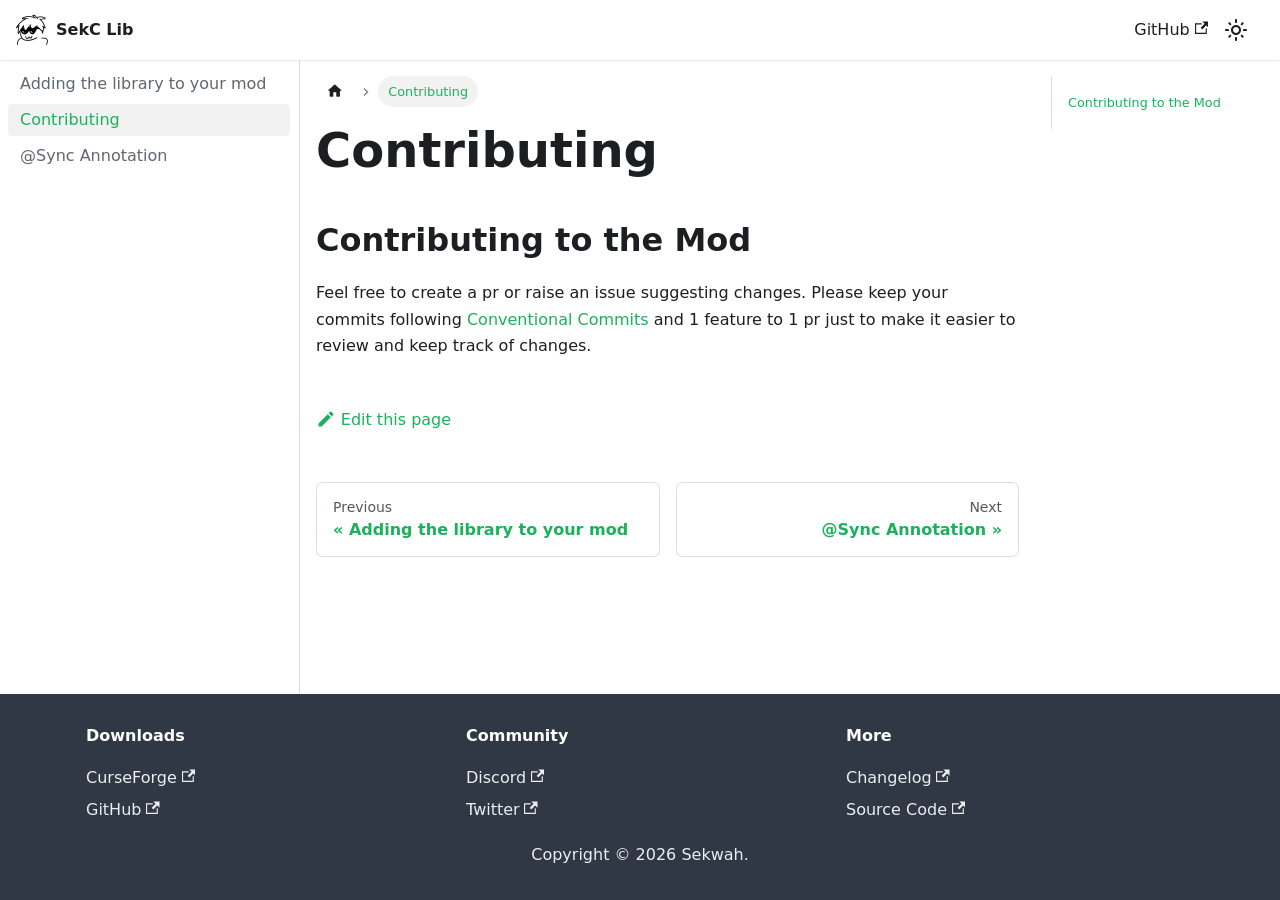
<file: docs/contributing/index.html>
<!doctype html>
<html lang="en" dir="ltr" class="docs-wrapper docs-doc-page docs-version-current plugin-docs plugin-id-default docs-doc-id-contributing">
<head>
<meta charset="UTF-8">
<meta name="generator" content="Docusaurus v2.4.1">
<title data-rh="true">Contributing | Sekwah41&#x27;s Core Library</title><meta data-rh="true" name="viewport" content="width=device-width,initial-scale=1"><meta data-rh="true" name="twitter:card" content="summary_large_image"><meta data-rh="true" property="og:url" content="https://sekclib.sekwah.com/docs/contributing"><meta data-rh="true" name="docusaurus_locale" content="en"><meta data-rh="true" name="docsearch:language" content="en"><meta data-rh="true" name="docusaurus_version" content="current"><meta data-rh="true" name="docusaurus_tag" content="docs-default-current"><meta data-rh="true" name="docsearch:version" content="current"><meta data-rh="true" name="docsearch:docusaurus_tag" content="docs-default-current"><meta data-rh="true" property="og:title" content="Contributing | Sekwah41&#x27;s Core Library"><meta data-rh="true" name="description" content="Info on contributing to the library"><meta data-rh="true" property="og:description" content="Info on contributing to the library"><link data-rh="true" rel="icon" href="/img/favicon.ico"><link data-rh="true" rel="canonical" href="https://sekclib.sekwah.com/docs/contributing"><link data-rh="true" rel="alternate" href="https://sekclib.sekwah.com/docs/contributing" hreflang="en"><link data-rh="true" rel="alternate" href="https://sekclib.sekwah.com/docs/contributing" hreflang="x-default"><link rel="stylesheet" href="/assets/css/styles.e46a77c4.css">
<link rel="preload" href="/assets/js/runtime~main.906fa4b3.js" as="script">
<link rel="preload" href="/assets/js/main.ae67ef61.js" as="script">
</head>
<body class="navigation-with-keyboard">
<script>!function(){function t(t){document.documentElement.setAttribute("data-theme",t)}var e=function(){var t=null;try{t=new URLSearchParams(window.location.search).get("docusaurus-theme")}catch(t){}return t}()||function(){var t=null;try{t=localStorage.getItem("theme")}catch(t){}return t}();t(null!==e?e:"light")}()</script><div id="__docusaurus">
<div role="region" aria-label="Skip to main content"><a class="skipToContent_fXgn" href="#__docusaurus_skipToContent_fallback">Skip to main content</a></div><nav aria-label="Main" class="navbar navbar--fixed-top"><div class="navbar__inner"><div class="navbar__items"><button aria-label="Toggle navigation bar" aria-expanded="false" class="navbar__toggle clean-btn" type="button"><svg width="30" height="30" viewBox="0 0 30 30" aria-hidden="true"><path stroke="currentColor" stroke-linecap="round" stroke-miterlimit="10" stroke-width="2" d="M4 7h22M4 15h22M4 23h22"></path></svg></button><a class="navbar__brand" href="/"><div class="navbar__logo"><img src="/img/sekclib.png" alt="SekC Lib Logo" class="themedImage_ToTc themedImage--light_HNdA"><img src="/img/sekclib.png" alt="SekC Lib Logo" class="themedImage_ToTc themedImage--dark_i4oU"></div><b class="navbar__title text--truncate">SekC Lib</b></a></div><div class="navbar__items navbar__items--right"><a href="https://github.com/sekwah41/SekCLib" target="_blank" rel="noopener noreferrer" class="navbar__item navbar__link">GitHub<svg width="13.5" height="13.5" aria-hidden="true" viewBox="0 0 24 24" class="iconExternalLink_nPIU"><path fill="currentColor" d="M21 13v10h-21v-19h12v2h-10v15h17v-8h2zm3-12h-10.988l4.035 4-6.977 7.07 2.828 2.828 6.977-7.07 4.125 4.172v-11z"></path></svg></a><div class="toggle_vylO colorModeToggle_DEke"><button class="clean-btn toggleButton_gllP toggleButtonDisabled_aARS" type="button" disabled="" title="Switch between dark and light mode (currently light mode)" aria-label="Switch between dark and light mode (currently light mode)" aria-live="polite"><svg viewBox="0 0 24 24" width="24" height="24" class="lightToggleIcon_pyhR"><path fill="currentColor" d="M12,9c1.65,0,3,1.35,3,3s-1.35,3-3,3s-3-1.35-3-3S10.35,9,12,9 M12,7c-2.76,0-5,2.24-5,5s2.24,5,5,5s5-2.24,5-5 S14.76,7,12,7L12,7z M2,13l2,0c0.55,0,1-0.45,1-1s-0.45-1-1-1l-2,0c-0.55,0-1,0.45-1,1S1.45,13,2,13z M20,13l2,0c0.55,0,1-0.45,1-1 s-0.45-1-1-1l-2,0c-0.55,0-1,0.45-1,1S19.45,13,20,13z M11,2v2c0,0.55,0.45,1,1,1s1-0.45,1-1V2c0-0.55-0.45-1-1-1S11,1.45,11,2z M11,20v2c0,0.55,0.45,1,1,1s1-0.45,1-1v-2c0-0.55-0.45-1-1-1C11.45,19,11,19.45,11,20z M5.99,4.58c-0.39-0.39-1.03-0.39-1.41,0 c-0.39,0.39-0.39,1.03,0,1.41l1.06,1.06c0.39,0.39,1.03,0.39,1.41,0s0.39-1.03,0-1.41L5.99,4.58z M18.36,16.95 c-0.39-0.39-1.03-0.39-1.41,0c-0.39,0.39-0.39,1.03,0,1.41l1.06,1.06c0.39,0.39,1.03,0.39,1.41,0c0.39-0.39,0.39-1.03,0-1.41 L18.36,16.95z M19.42,5.99c0.39-0.39,0.39-1.03,0-1.41c-0.39-0.39-1.03-0.39-1.41,0l-1.06,1.06c-0.39,0.39-0.39,1.03,0,1.41 s1.03,0.39,1.41,0L19.42,5.99z M7.05,18.36c0.39-0.39,0.39-1.03,0-1.41c-0.39-0.39-1.03-0.39-1.41,0l-1.06,1.06 c-0.39,0.39-0.39,1.03,0,1.41s1.03,0.39,1.41,0L7.05,18.36z"></path></svg><svg viewBox="0 0 24 24" width="24" height="24" class="darkToggleIcon_wfgR"><path fill="currentColor" d="M9.37,5.51C9.19,6.15,9.1,6.82,9.1,7.5c0,4.08,3.32,7.4,7.4,7.4c0.68,0,1.35-0.09,1.99-0.27C17.45,17.19,14.93,19,12,19 c-3.86,0-7-3.14-7-7C5,9.07,6.81,6.55,9.37,5.51z M12,3c-4.97,0-9,4.03-9,9s4.03,9,9,9s9-4.03,9-9c0-0.46-0.04-0.92-0.1-1.36 c-0.98,1.37-2.58,2.26-4.4,2.26c-2.98,0-5.4-2.42-5.4-5.4c0-1.81,0.89-3.42,2.26-4.4C12.92,3.04,12.46,3,12,3L12,3z"></path></svg></button></div><div class="searchBox_ZlJk"></div></div></div><div role="presentation" class="navbar-sidebar__backdrop"></div></nav><div id="__docusaurus_skipToContent_fallback" class="main-wrapper mainWrapper_z2l0 docsWrapper_BCFX"><button aria-label="Scroll back to top" class="clean-btn theme-back-to-top-button backToTopButton_sjWU" type="button"></button><div class="docPage__5DB"><aside class="theme-doc-sidebar-container docSidebarContainer_b6E3"><div class="sidebarViewport_Xe31"><div class="sidebar_njMd"><nav aria-label="Docs sidebar" class="menu thin-scrollbar menu_SIkG"><ul class="theme-doc-sidebar-menu menu__list"><li class="theme-doc-sidebar-item-link theme-doc-sidebar-item-link-level-1 menu__list-item"><a class="menu__link" href="/docs/setup">Adding the library to your mod</a></li><li class="theme-doc-sidebar-item-link theme-doc-sidebar-item-link-level-1 menu__list-item"><a class="menu__link menu__link--active" aria-current="page" href="/docs/contributing">Contributing</a></li><li class="theme-doc-sidebar-item-link theme-doc-sidebar-item-link-level-1 menu__list-item"><a class="menu__link" href="/docs/sync">@Sync Annotation</a></li></ul></nav></div></div></aside><main class="docMainContainer_gTbr"><div class="container padding-top--md padding-bottom--lg"><div class="row"><div class="col docItemCol_VOVn"><div class="docItemContainer_Djhp"><article><nav class="theme-doc-breadcrumbs breadcrumbsContainer_Z_bl" aria-label="Breadcrumbs"><ul class="breadcrumbs" itemscope="" itemtype="https://schema.org/BreadcrumbList"><li class="breadcrumbs__item"><a aria-label="Home page" class="breadcrumbs__link" href="/"><svg viewBox="0 0 24 24" class="breadcrumbHomeIcon_YNFT"><path d="M10 19v-5h4v5c0 .55.45 1 1 1h3c.55 0 1-.45 1-1v-7h1.7c.46 0 .68-.57.33-.87L12.67 3.6c-.38-.34-.96-.34-1.34 0l-8.36 7.53c-.34.3-.13.87.33.87H5v7c0 .55.45 1 1 1h3c.55 0 1-.45 1-1z" fill="currentColor"></path></svg></a></li><li itemscope="" itemprop="itemListElement" itemtype="https://schema.org/ListItem" class="breadcrumbs__item breadcrumbs__item--active"><span class="breadcrumbs__link" itemprop="name">Contributing</span><meta itemprop="position" content="1"></li></ul></nav><div class="tocCollapsible_ETCw theme-doc-toc-mobile tocMobile_ITEo"><button type="button" class="clean-btn tocCollapsibleButton_TO0P">On this page</button></div><div class="theme-doc-markdown markdown"><h1>Contributing</h1><h2 class="anchor anchorWithStickyNavbar_LWe7" id="contributing-to-the-mod">Contributing to the Mod<a href="#contributing-to-the-mod" class="hash-link" aria-label="Direct link to Contributing to the Mod" title="Direct link to Contributing to the Mod">​</a></h2><p>Feel free to create a pr or raise an issue suggesting changes.
Please keep your commits following <a href="https://www.conventionalcommits.org/en/v1.0.0/" target="_blank" rel="noopener noreferrer">Conventional Commits</a> and 1 feature to 1 pr just to make it easier to review and keep track of changes.</p></div><footer class="theme-doc-footer docusaurus-mt-lg"><div class="theme-doc-footer-edit-meta-row row"><div class="col"><a href="https://github.com/sekwah41/SekCLib/edit/master/docs/docs/contributing.md" target="_blank" rel="noreferrer noopener" class="theme-edit-this-page"><svg fill="currentColor" height="20" width="20" viewBox="0 0 40 40" class="iconEdit_Z9Sw" aria-hidden="true"><g><path d="m34.5 11.7l-3 3.1-6.3-6.3 3.1-3q0.5-0.5 1.2-0.5t1.1 0.5l3.9 3.9q0.5 0.4 0.5 1.1t-0.5 1.2z m-29.5 17.1l18.4-18.5 6.3 6.3-18.4 18.4h-6.3v-6.2z"></path></g></svg>Edit this page</a></div><div class="col lastUpdated_vwxv"></div></div></footer></article><nav class="pagination-nav docusaurus-mt-lg" aria-label="Docs pages"><a class="pagination-nav__link pagination-nav__link--prev" href="/docs/setup"><div class="pagination-nav__sublabel">Previous</div><div class="pagination-nav__label">Adding the library to your mod</div></a><a class="pagination-nav__link pagination-nav__link--next" href="/docs/sync"><div class="pagination-nav__sublabel">Next</div><div class="pagination-nav__label">@Sync Annotation</div></a></nav></div></div><div class="col col--3"><div class="tableOfContents_bqdL thin-scrollbar theme-doc-toc-desktop"><ul class="table-of-contents table-of-contents__left-border"><li><a href="#contributing-to-the-mod" class="table-of-contents__link toc-highlight">Contributing to the Mod</a></li></ul></div></div></div></div></main></div></div><footer class="footer footer--dark"><div class="container container-fluid"><div class="row footer__links"><div class="col footer__col"><div class="footer__title">Downloads</div><ul class="footer__items clean-list"><li class="footer__item"><a href="https://www.curseforge.com/minecraft/mc-mods/sekclib" target="_blank" rel="noopener noreferrer" class="footer__link-item">CurseForge<svg width="13.5" height="13.5" aria-hidden="true" viewBox="0 0 24 24" class="iconExternalLink_nPIU"><path fill="currentColor" d="M21 13v10h-21v-19h12v2h-10v15h17v-8h2zm3-12h-10.988l4.035 4-6.977 7.07 2.828 2.828 6.977-7.07 4.125 4.172v-11z"></path></svg></a></li><li class="footer__item"><a href="https://github.com/sekwah41/SekCLib/releases" target="_blank" rel="noopener noreferrer" class="footer__link-item">GitHub<svg width="13.5" height="13.5" aria-hidden="true" viewBox="0 0 24 24" class="iconExternalLink_nPIU"><path fill="currentColor" d="M21 13v10h-21v-19h12v2h-10v15h17v-8h2zm3-12h-10.988l4.035 4-6.977 7.07 2.828 2.828 6.977-7.07 4.125 4.172v-11z"></path></svg></a></li></ul></div><div class="col footer__col"><div class="footer__title">Community</div><ul class="footer__items clean-list"><li class="footer__item"><a href="https://discord.sekwah.com/" target="_blank" rel="noopener noreferrer" class="footer__link-item">Discord<svg width="13.5" height="13.5" aria-hidden="true" viewBox="0 0 24 24" class="iconExternalLink_nPIU"><path fill="currentColor" d="M21 13v10h-21v-19h12v2h-10v15h17v-8h2zm3-12h-10.988l4.035 4-6.977 7.07 2.828 2.828 6.977-7.07 4.125 4.172v-11z"></path></svg></a></li><li class="footer__item"><a href="https://twitter.com/sekwah" target="_blank" rel="noopener noreferrer" class="footer__link-item">Twitter<svg width="13.5" height="13.5" aria-hidden="true" viewBox="0 0 24 24" class="iconExternalLink_nPIU"><path fill="currentColor" d="M21 13v10h-21v-19h12v2h-10v15h17v-8h2zm3-12h-10.988l4.035 4-6.977 7.07 2.828 2.828 6.977-7.07 4.125 4.172v-11z"></path></svg></a></li></ul></div><div class="col footer__col"><div class="footer__title">More</div><ul class="footer__items clean-list"><li class="footer__item"><a href="https://github.com/sekwah41/SekCLib/blob/master/CHANGELOG.md" target="_blank" rel="noopener noreferrer" class="footer__link-item">Changelog<svg width="13.5" height="13.5" aria-hidden="true" viewBox="0 0 24 24" class="iconExternalLink_nPIU"><path fill="currentColor" d="M21 13v10h-21v-19h12v2h-10v15h17v-8h2zm3-12h-10.988l4.035 4-6.977 7.07 2.828 2.828 6.977-7.07 4.125 4.172v-11z"></path></svg></a></li><li class="footer__item"><a href="https://github.com/sekwah41/SekCLib" target="_blank" rel="noopener noreferrer" class="footer__link-item">Source Code<svg width="13.5" height="13.5" aria-hidden="true" viewBox="0 0 24 24" class="iconExternalLink_nPIU"><path fill="currentColor" d="M21 13v10h-21v-19h12v2h-10v15h17v-8h2zm3-12h-10.988l4.035 4-6.977 7.07 2.828 2.828 6.977-7.07 4.125 4.172v-11z"></path></svg></a></li></ul></div></div><div class="footer__bottom text--center"><div class="footer__copyright">Copyright © 2026 Sekwah.</div></div></div></footer></div>
<script src="/assets/js/runtime~main.906fa4b3.js"></script>
<script src="/assets/js/main.ae67ef61.js"></script>
</body>
</html>
</file>
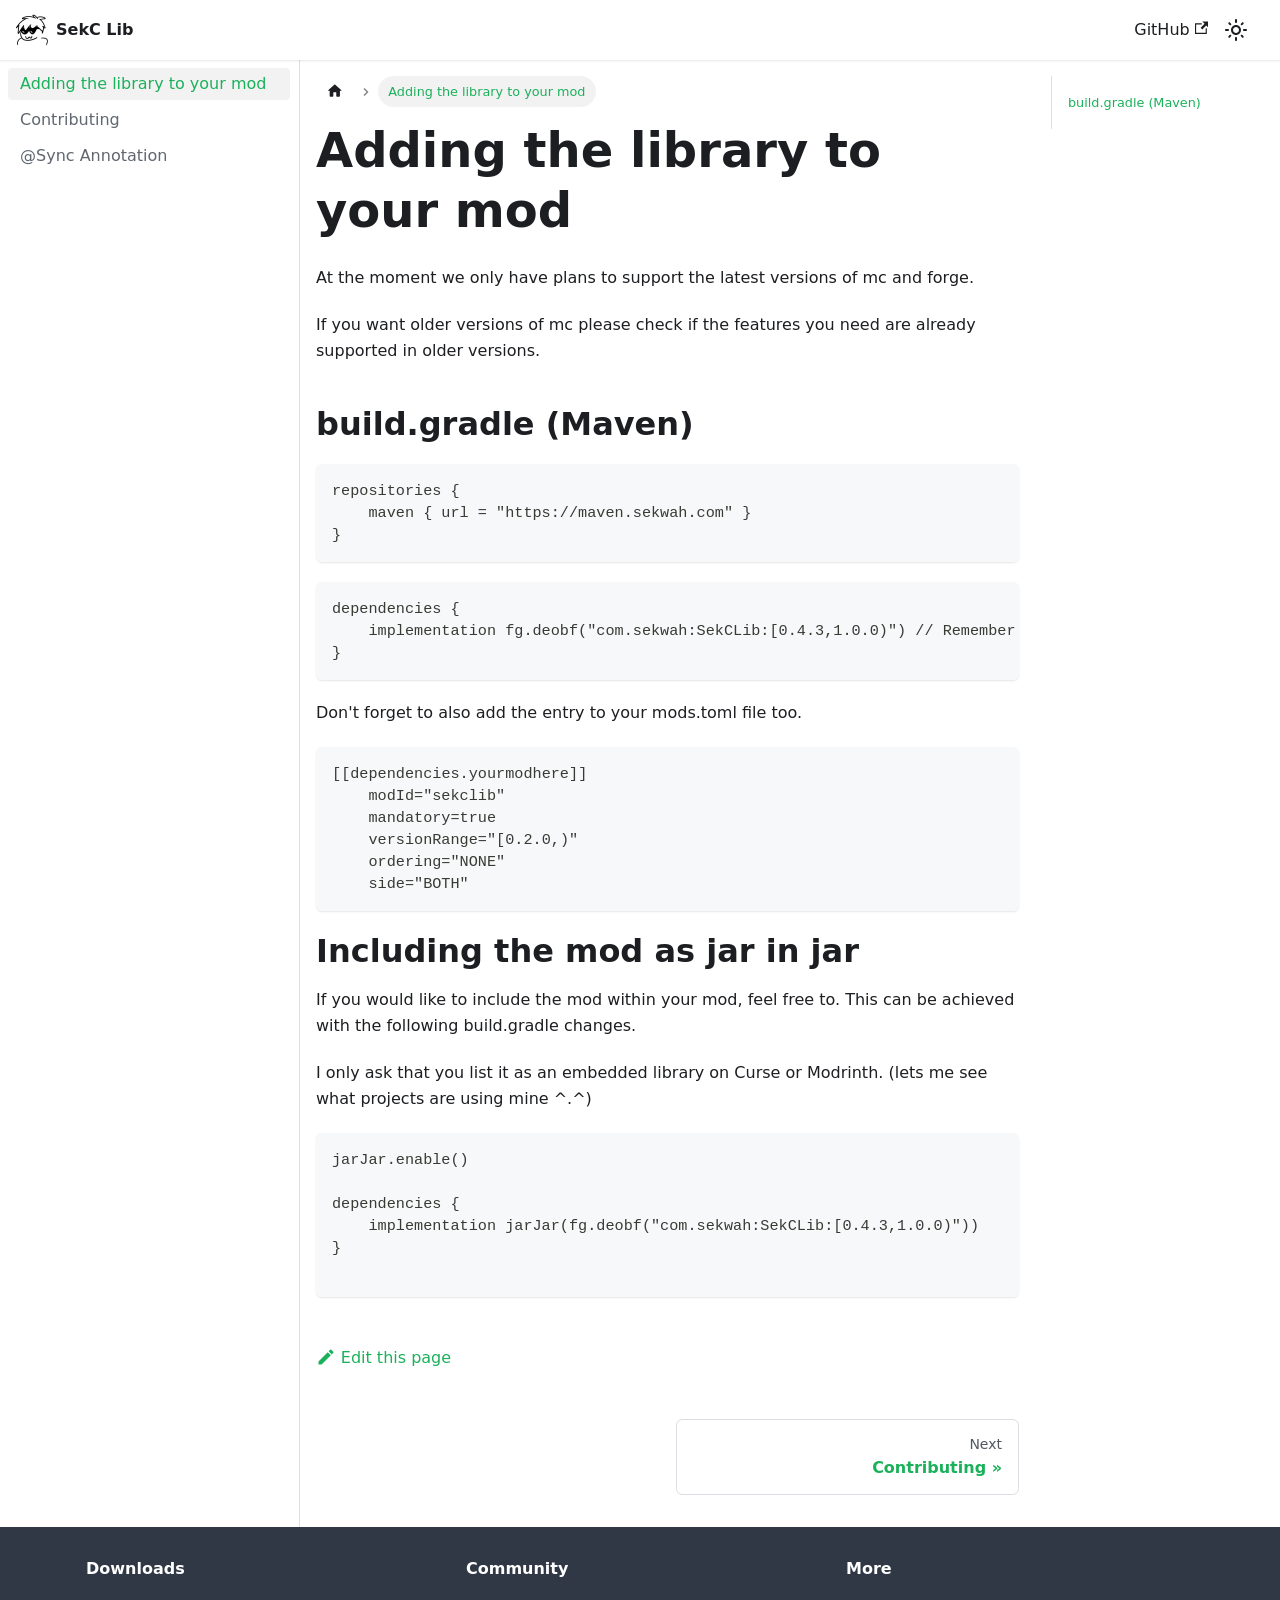
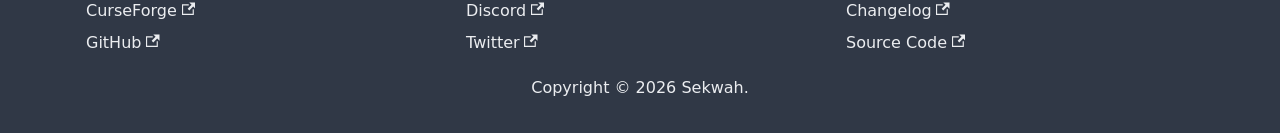
<file: docs/setup/index.html>
<!doctype html>
<html lang="en" dir="ltr" class="docs-wrapper docs-doc-page docs-version-current plugin-docs plugin-id-default docs-doc-id-setup">
<head>
<meta charset="UTF-8">
<meta name="generator" content="Docusaurus v2.4.1">
<title data-rh="true">Adding the library to your mod | Sekwah41&#x27;s Core Library</title><meta data-rh="true" name="viewport" content="width=device-width,initial-scale=1"><meta data-rh="true" name="twitter:card" content="summary_large_image"><meta data-rh="true" property="og:url" content="https://sekclib.sekwah.com/docs/setup"><meta data-rh="true" name="docusaurus_locale" content="en"><meta data-rh="true" name="docsearch:language" content="en"><meta data-rh="true" name="docusaurus_version" content="current"><meta data-rh="true" name="docusaurus_tag" content="docs-default-current"><meta data-rh="true" name="docsearch:version" content="current"><meta data-rh="true" name="docsearch:docusaurus_tag" content="docs-default-current"><meta data-rh="true" property="og:title" content="Adding the library to your mod | Sekwah41&#x27;s Core Library"><meta data-rh="true" name="description" content="Info on how to add the library to your mod"><meta data-rh="true" property="og:description" content="Info on how to add the library to your mod"><link data-rh="true" rel="icon" href="/img/favicon.ico"><link data-rh="true" rel="canonical" href="https://sekclib.sekwah.com/docs/setup"><link data-rh="true" rel="alternate" href="https://sekclib.sekwah.com/docs/setup" hreflang="en"><link data-rh="true" rel="alternate" href="https://sekclib.sekwah.com/docs/setup" hreflang="x-default"><link rel="stylesheet" href="/assets/css/styles.e46a77c4.css">
<link rel="preload" href="/assets/js/runtime~main.906fa4b3.js" as="script">
<link rel="preload" href="/assets/js/main.ae67ef61.js" as="script">
</head>
<body class="navigation-with-keyboard">
<script>!function(){function t(t){document.documentElement.setAttribute("data-theme",t)}var e=function(){var t=null;try{t=new URLSearchParams(window.location.search).get("docusaurus-theme")}catch(t){}return t}()||function(){var t=null;try{t=localStorage.getItem("theme")}catch(t){}return t}();t(null!==e?e:"light")}()</script><div id="__docusaurus">
<div role="region" aria-label="Skip to main content"><a class="skipToContent_fXgn" href="#__docusaurus_skipToContent_fallback">Skip to main content</a></div><nav aria-label="Main" class="navbar navbar--fixed-top"><div class="navbar__inner"><div class="navbar__items"><button aria-label="Toggle navigation bar" aria-expanded="false" class="navbar__toggle clean-btn" type="button"><svg width="30" height="30" viewBox="0 0 30 30" aria-hidden="true"><path stroke="currentColor" stroke-linecap="round" stroke-miterlimit="10" stroke-width="2" d="M4 7h22M4 15h22M4 23h22"></path></svg></button><a class="navbar__brand" href="/"><div class="navbar__logo"><img src="/img/sekclib.png" alt="SekC Lib Logo" class="themedImage_ToTc themedImage--light_HNdA"><img src="/img/sekclib.png" alt="SekC Lib Logo" class="themedImage_ToTc themedImage--dark_i4oU"></div><b class="navbar__title text--truncate">SekC Lib</b></a></div><div class="navbar__items navbar__items--right"><a href="https://github.com/sekwah41/SekCLib" target="_blank" rel="noopener noreferrer" class="navbar__item navbar__link">GitHub<svg width="13.5" height="13.5" aria-hidden="true" viewBox="0 0 24 24" class="iconExternalLink_nPIU"><path fill="currentColor" d="M21 13v10h-21v-19h12v2h-10v15h17v-8h2zm3-12h-10.988l4.035 4-6.977 7.07 2.828 2.828 6.977-7.07 4.125 4.172v-11z"></path></svg></a><div class="toggle_vylO colorModeToggle_DEke"><button class="clean-btn toggleButton_gllP toggleButtonDisabled_aARS" type="button" disabled="" title="Switch between dark and light mode (currently light mode)" aria-label="Switch between dark and light mode (currently light mode)" aria-live="polite"><svg viewBox="0 0 24 24" width="24" height="24" class="lightToggleIcon_pyhR"><path fill="currentColor" d="M12,9c1.65,0,3,1.35,3,3s-1.35,3-3,3s-3-1.35-3-3S10.35,9,12,9 M12,7c-2.76,0-5,2.24-5,5s2.24,5,5,5s5-2.24,5-5 S14.76,7,12,7L12,7z M2,13l2,0c0.55,0,1-0.45,1-1s-0.45-1-1-1l-2,0c-0.55,0-1,0.45-1,1S1.45,13,2,13z M20,13l2,0c0.55,0,1-0.45,1-1 s-0.45-1-1-1l-2,0c-0.55,0-1,0.45-1,1S19.45,13,20,13z M11,2v2c0,0.55,0.45,1,1,1s1-0.45,1-1V2c0-0.55-0.45-1-1-1S11,1.45,11,2z M11,20v2c0,0.55,0.45,1,1,1s1-0.45,1-1v-2c0-0.55-0.45-1-1-1C11.45,19,11,19.45,11,20z M5.99,4.58c-0.39-0.39-1.03-0.39-1.41,0 c-0.39,0.39-0.39,1.03,0,1.41l1.06,1.06c0.39,0.39,1.03,0.39,1.41,0s0.39-1.03,0-1.41L5.99,4.58z M18.36,16.95 c-0.39-0.39-1.03-0.39-1.41,0c-0.39,0.39-0.39,1.03,0,1.41l1.06,1.06c0.39,0.39,1.03,0.39,1.41,0c0.39-0.39,0.39-1.03,0-1.41 L18.36,16.95z M19.42,5.99c0.39-0.39,0.39-1.03,0-1.41c-0.39-0.39-1.03-0.39-1.41,0l-1.06,1.06c-0.39,0.39-0.39,1.03,0,1.41 s1.03,0.39,1.41,0L19.42,5.99z M7.05,18.36c0.39-0.39,0.39-1.03,0-1.41c-0.39-0.39-1.03-0.39-1.41,0l-1.06,1.06 c-0.39,0.39-0.39,1.03,0,1.41s1.03,0.39,1.41,0L7.05,18.36z"></path></svg><svg viewBox="0 0 24 24" width="24" height="24" class="darkToggleIcon_wfgR"><path fill="currentColor" d="M9.37,5.51C9.19,6.15,9.1,6.82,9.1,7.5c0,4.08,3.32,7.4,7.4,7.4c0.68,0,1.35-0.09,1.99-0.27C17.45,17.19,14.93,19,12,19 c-3.86,0-7-3.14-7-7C5,9.07,6.81,6.55,9.37,5.51z M12,3c-4.97,0-9,4.03-9,9s4.03,9,9,9s9-4.03,9-9c0-0.46-0.04-0.92-0.1-1.36 c-0.98,1.37-2.58,2.26-4.4,2.26c-2.98,0-5.4-2.42-5.4-5.4c0-1.81,0.89-3.42,2.26-4.4C12.92,3.04,12.46,3,12,3L12,3z"></path></svg></button></div><div class="searchBox_ZlJk"></div></div></div><div role="presentation" class="navbar-sidebar__backdrop"></div></nav><div id="__docusaurus_skipToContent_fallback" class="main-wrapper mainWrapper_z2l0 docsWrapper_BCFX"><button aria-label="Scroll back to top" class="clean-btn theme-back-to-top-button backToTopButton_sjWU" type="button"></button><div class="docPage__5DB"><aside class="theme-doc-sidebar-container docSidebarContainer_b6E3"><div class="sidebarViewport_Xe31"><div class="sidebar_njMd"><nav aria-label="Docs sidebar" class="menu thin-scrollbar menu_SIkG"><ul class="theme-doc-sidebar-menu menu__list"><li class="theme-doc-sidebar-item-link theme-doc-sidebar-item-link-level-1 menu__list-item"><a class="menu__link menu__link--active" aria-current="page" href="/docs/setup">Adding the library to your mod</a></li><li class="theme-doc-sidebar-item-link theme-doc-sidebar-item-link-level-1 menu__list-item"><a class="menu__link" href="/docs/contributing">Contributing</a></li><li class="theme-doc-sidebar-item-link theme-doc-sidebar-item-link-level-1 menu__list-item"><a class="menu__link" href="/docs/sync">@Sync Annotation</a></li></ul></nav></div></div></aside><main class="docMainContainer_gTbr"><div class="container padding-top--md padding-bottom--lg"><div class="row"><div class="col docItemCol_VOVn"><div class="docItemContainer_Djhp"><article><nav class="theme-doc-breadcrumbs breadcrumbsContainer_Z_bl" aria-label="Breadcrumbs"><ul class="breadcrumbs" itemscope="" itemtype="https://schema.org/BreadcrumbList"><li class="breadcrumbs__item"><a aria-label="Home page" class="breadcrumbs__link" href="/"><svg viewBox="0 0 24 24" class="breadcrumbHomeIcon_YNFT"><path d="M10 19v-5h4v5c0 .55.45 1 1 1h3c.55 0 1-.45 1-1v-7h1.7c.46 0 .68-.57.33-.87L12.67 3.6c-.38-.34-.96-.34-1.34 0l-8.36 7.53c-.34.3-.13.87.33.87H5v7c0 .55.45 1 1 1h3c.55 0 1-.45 1-1z" fill="currentColor"></path></svg></a></li><li itemscope="" itemprop="itemListElement" itemtype="https://schema.org/ListItem" class="breadcrumbs__item breadcrumbs__item--active"><span class="breadcrumbs__link" itemprop="name">Adding the library to your mod</span><meta itemprop="position" content="1"></li></ul></nav><div class="tocCollapsible_ETCw theme-doc-toc-mobile tocMobile_ITEo"><button type="button" class="clean-btn tocCollapsibleButton_TO0P">On this page</button></div><div class="theme-doc-markdown markdown"><h1>Adding the library to your mod</h1><p>At the moment we only have plans to support the latest versions of mc and forge.</p><p>If you want older versions of mc please check if the features you need are already supported in older versions.</p><h2 class="anchor anchorWithStickyNavbar_LWe7" id="buildgradle-maven">build.gradle (Maven)<a href="#buildgradle-maven" class="hash-link" aria-label="Direct link to build.gradle (Maven)" title="Direct link to build.gradle (Maven)">​</a></h2><div class="language-groovy codeBlockContainer_Ckt0 theme-code-block" style="--prism-color:#393A34;--prism-background-color:#f6f8fa"><div class="codeBlockContent_biex"><pre tabindex="0" class="prism-code language-groovy codeBlock_bY9V thin-scrollbar"><code class="codeBlockLines_e6Vv"><span class="token-line" style="color:#393A34"><span class="token plain">repositories {</span><br></span><span class="token-line" style="color:#393A34"><span class="token plain">    maven { url = &quot;https://maven.sekwah.com&quot; }</span><br></span><span class="token-line" style="color:#393A34"><span class="token plain">}</span><br></span></code></pre><div class="buttonGroup__atx"><button type="button" aria-label="Copy code to clipboard" title="Copy" class="clean-btn"><span class="copyButtonIcons_eSgA" aria-hidden="true"><svg viewBox="0 0 24 24" class="copyButtonIcon_y97N"><path fill="currentColor" d="M19,21H8V7H19M19,5H8A2,2 0 0,0 6,7V21A2,2 0 0,0 8,23H19A2,2 0 0,0 21,21V7A2,2 0 0,0 19,5M16,1H4A2,2 0 0,0 2,3V17H4V3H16V1Z"></path></svg><svg viewBox="0 0 24 24" class="copyButtonSuccessIcon_LjdS"><path fill="currentColor" d="M21,7L9,19L3.5,13.5L4.91,12.09L9,16.17L19.59,5.59L21,7Z"></path></svg></span></button></div></div></div><div class="language-groovy codeBlockContainer_Ckt0 theme-code-block" style="--prism-color:#393A34;--prism-background-color:#f6f8fa"><div class="codeBlockContent_biex"><pre tabindex="0" class="prism-code language-groovy codeBlock_bY9V thin-scrollbar"><code class="codeBlockLines_e6Vv"><span class="token-line" style="color:#393A34"><span class="token plain">dependencies {</span><br></span><span class="token-line" style="color:#393A34"><span class="token plain">    implementation fg.deobf(&quot;com.sekwah:SekCLib:[0.4.3,1.0.0)&quot;) // Remember to check the latest version as this may not be up to date.</span><br></span><span class="token-line" style="color:#393A34"><span class="token plain">}</span><br></span></code></pre><div class="buttonGroup__atx"><button type="button" aria-label="Copy code to clipboard" title="Copy" class="clean-btn"><span class="copyButtonIcons_eSgA" aria-hidden="true"><svg viewBox="0 0 24 24" class="copyButtonIcon_y97N"><path fill="currentColor" d="M19,21H8V7H19M19,5H8A2,2 0 0,0 6,7V21A2,2 0 0,0 8,23H19A2,2 0 0,0 21,21V7A2,2 0 0,0 19,5M16,1H4A2,2 0 0,0 2,3V17H4V3H16V1Z"></path></svg><svg viewBox="0 0 24 24" class="copyButtonSuccessIcon_LjdS"><path fill="currentColor" d="M21,7L9,19L3.5,13.5L4.91,12.09L9,16.17L19.59,5.59L21,7Z"></path></svg></span></button></div></div></div><p>Don&#x27;t forget to also add the entry to your mods.toml file too.</p><div class="language-yaml codeBlockContainer_Ckt0 theme-code-block" style="--prism-color:#393A34;--prism-background-color:#f6f8fa"><div class="codeBlockContent_biex"><pre tabindex="0" class="prism-code language-yaml codeBlock_bY9V thin-scrollbar"><code class="codeBlockLines_e6Vv"><span class="token-line" style="color:#393A34"><span class="token punctuation" style="color:#393A34">[</span><span class="token punctuation" style="color:#393A34">[</span><span class="token plain">dependencies.yourmodhere</span><span class="token punctuation" style="color:#393A34">]</span><span class="token punctuation" style="color:#393A34">]</span><span class="token plain"></span><br></span><span class="token-line" style="color:#393A34"><span class="token plain">    modId=&quot;sekclib&quot;</span><br></span><span class="token-line" style="color:#393A34"><span class="token plain">    mandatory=true</span><br></span><span class="token-line" style="color:#393A34"><span class="token plain">    versionRange=&quot;</span><span class="token punctuation" style="color:#393A34">[</span><span class="token plain">0.2.0</span><span class="token punctuation" style="color:#393A34">,</span><span class="token plain">)&quot;</span><br></span><span class="token-line" style="color:#393A34"><span class="token plain">    ordering=&quot;NONE&quot;</span><br></span><span class="token-line" style="color:#393A34"><span class="token plain">    side=&quot;BOTH&quot;</span><br></span></code></pre><div class="buttonGroup__atx"><button type="button" aria-label="Copy code to clipboard" title="Copy" class="clean-btn"><span class="copyButtonIcons_eSgA" aria-hidden="true"><svg viewBox="0 0 24 24" class="copyButtonIcon_y97N"><path fill="currentColor" d="M19,21H8V7H19M19,5H8A2,2 0 0,0 6,7V21A2,2 0 0,0 8,23H19A2,2 0 0,0 21,21V7A2,2 0 0,0 19,5M16,1H4A2,2 0 0,0 2,3V17H4V3H16V1Z"></path></svg><svg viewBox="0 0 24 24" class="copyButtonSuccessIcon_LjdS"><path fill="currentColor" d="M21,7L9,19L3.5,13.5L4.91,12.09L9,16.17L19.59,5.59L21,7Z"></path></svg></span></button></div></div></div><h1>Including the mod as jar in jar</h1><p>If you would like to include the mod within your mod, feel free to. This can be achieved with the following build.gradle changes.</p><p>I only ask that you list it as an embedded library on Curse or Modrinth. (lets me see what projects are using mine ^.^)</p><div class="language-groovy codeBlockContainer_Ckt0 theme-code-block" style="--prism-color:#393A34;--prism-background-color:#f6f8fa"><div class="codeBlockContent_biex"><pre tabindex="0" class="prism-code language-groovy codeBlock_bY9V thin-scrollbar"><code class="codeBlockLines_e6Vv"><span class="token-line" style="color:#393A34"><span class="token plain">jarJar.enable()</span><br></span><span class="token-line" style="color:#393A34"><span class="token plain" style="display:inline-block"></span><br></span><span class="token-line" style="color:#393A34"><span class="token plain">dependencies {</span><br></span><span class="token-line" style="color:#393A34"><span class="token plain">    implementation jarJar(fg.deobf(&quot;com.sekwah:SekCLib:[0.4.3,1.0.0)&quot;))</span><br></span><span class="token-line" style="color:#393A34"><span class="token plain">}</span><br></span><span class="token-line" style="color:#393A34"><span class="token plain" style="display:inline-block"></span><br></span></code></pre><div class="buttonGroup__atx"><button type="button" aria-label="Copy code to clipboard" title="Copy" class="clean-btn"><span class="copyButtonIcons_eSgA" aria-hidden="true"><svg viewBox="0 0 24 24" class="copyButtonIcon_y97N"><path fill="currentColor" d="M19,21H8V7H19M19,5H8A2,2 0 0,0 6,7V21A2,2 0 0,0 8,23H19A2,2 0 0,0 21,21V7A2,2 0 0,0 19,5M16,1H4A2,2 0 0,0 2,3V17H4V3H16V1Z"></path></svg><svg viewBox="0 0 24 24" class="copyButtonSuccessIcon_LjdS"><path fill="currentColor" d="M21,7L9,19L3.5,13.5L4.91,12.09L9,16.17L19.59,5.59L21,7Z"></path></svg></span></button></div></div></div></div><footer class="theme-doc-footer docusaurus-mt-lg"><div class="theme-doc-footer-edit-meta-row row"><div class="col"><a href="https://github.com/sekwah41/SekCLib/edit/master/docs/docs/setup.md" target="_blank" rel="noreferrer noopener" class="theme-edit-this-page"><svg fill="currentColor" height="20" width="20" viewBox="0 0 40 40" class="iconEdit_Z9Sw" aria-hidden="true"><g><path d="m34.5 11.7l-3 3.1-6.3-6.3 3.1-3q0.5-0.5 1.2-0.5t1.1 0.5l3.9 3.9q0.5 0.4 0.5 1.1t-0.5 1.2z m-29.5 17.1l18.4-18.5 6.3 6.3-18.4 18.4h-6.3v-6.2z"></path></g></svg>Edit this page</a></div><div class="col lastUpdated_vwxv"></div></div></footer></article><nav class="pagination-nav docusaurus-mt-lg" aria-label="Docs pages"><a class="pagination-nav__link pagination-nav__link--next" href="/docs/contributing"><div class="pagination-nav__sublabel">Next</div><div class="pagination-nav__label">Contributing</div></a></nav></div></div><div class="col col--3"><div class="tableOfContents_bqdL thin-scrollbar theme-doc-toc-desktop"><ul class="table-of-contents table-of-contents__left-border"><li><a href="#buildgradle-maven" class="table-of-contents__link toc-highlight">build.gradle (Maven)</a></li></ul></div></div></div></div></main></div></div><footer class="footer footer--dark"><div class="container container-fluid"><div class="row footer__links"><div class="col footer__col"><div class="footer__title">Downloads</div><ul class="footer__items clean-list"><li class="footer__item"><a href="https://www.curseforge.com/minecraft/mc-mods/sekclib" target="_blank" rel="noopener noreferrer" class="footer__link-item">CurseForge<svg width="13.5" height="13.5" aria-hidden="true" viewBox="0 0 24 24" class="iconExternalLink_nPIU"><path fill="currentColor" d="M21 13v10h-21v-19h12v2h-10v15h17v-8h2zm3-12h-10.988l4.035 4-6.977 7.07 2.828 2.828 6.977-7.07 4.125 4.172v-11z"></path></svg></a></li><li class="footer__item"><a href="https://github.com/sekwah41/SekCLib/releases" target="_blank" rel="noopener noreferrer" class="footer__link-item">GitHub<svg width="13.5" height="13.5" aria-hidden="true" viewBox="0 0 24 24" class="iconExternalLink_nPIU"><path fill="currentColor" d="M21 13v10h-21v-19h12v2h-10v15h17v-8h2zm3-12h-10.988l4.035 4-6.977 7.07 2.828 2.828 6.977-7.07 4.125 4.172v-11z"></path></svg></a></li></ul></div><div class="col footer__col"><div class="footer__title">Community</div><ul class="footer__items clean-list"><li class="footer__item"><a href="https://discord.sekwah.com/" target="_blank" rel="noopener noreferrer" class="footer__link-item">Discord<svg width="13.5" height="13.5" aria-hidden="true" viewBox="0 0 24 24" class="iconExternalLink_nPIU"><path fill="currentColor" d="M21 13v10h-21v-19h12v2h-10v15h17v-8h2zm3-12h-10.988l4.035 4-6.977 7.07 2.828 2.828 6.977-7.07 4.125 4.172v-11z"></path></svg></a></li><li class="footer__item"><a href="https://twitter.com/sekwah" target="_blank" rel="noopener noreferrer" class="footer__link-item">Twitter<svg width="13.5" height="13.5" aria-hidden="true" viewBox="0 0 24 24" class="iconExternalLink_nPIU"><path fill="currentColor" d="M21 13v10h-21v-19h12v2h-10v15h17v-8h2zm3-12h-10.988l4.035 4-6.977 7.07 2.828 2.828 6.977-7.07 4.125 4.172v-11z"></path></svg></a></li></ul></div><div class="col footer__col"><div class="footer__title">More</div><ul class="footer__items clean-list"><li class="footer__item"><a href="https://github.com/sekwah41/SekCLib/blob/master/CHANGELOG.md" target="_blank" rel="noopener noreferrer" class="footer__link-item">Changelog<svg width="13.5" height="13.5" aria-hidden="true" viewBox="0 0 24 24" class="iconExternalLink_nPIU"><path fill="currentColor" d="M21 13v10h-21v-19h12v2h-10v15h17v-8h2zm3-12h-10.988l4.035 4-6.977 7.07 2.828 2.828 6.977-7.07 4.125 4.172v-11z"></path></svg></a></li><li class="footer__item"><a href="https://github.com/sekwah41/SekCLib" target="_blank" rel="noopener noreferrer" class="footer__link-item">Source Code<svg width="13.5" height="13.5" aria-hidden="true" viewBox="0 0 24 24" class="iconExternalLink_nPIU"><path fill="currentColor" d="M21 13v10h-21v-19h12v2h-10v15h17v-8h2zm3-12h-10.988l4.035 4-6.977 7.07 2.828 2.828 6.977-7.07 4.125 4.172v-11z"></path></svg></a></li></ul></div></div><div class="footer__bottom text--center"><div class="footer__copyright">Copyright © 2026 Sekwah.</div></div></div></footer></div>
<script src="/assets/js/runtime~main.906fa4b3.js"></script>
<script src="/assets/js/main.ae67ef61.js"></script>
</body>
</html>
</file>
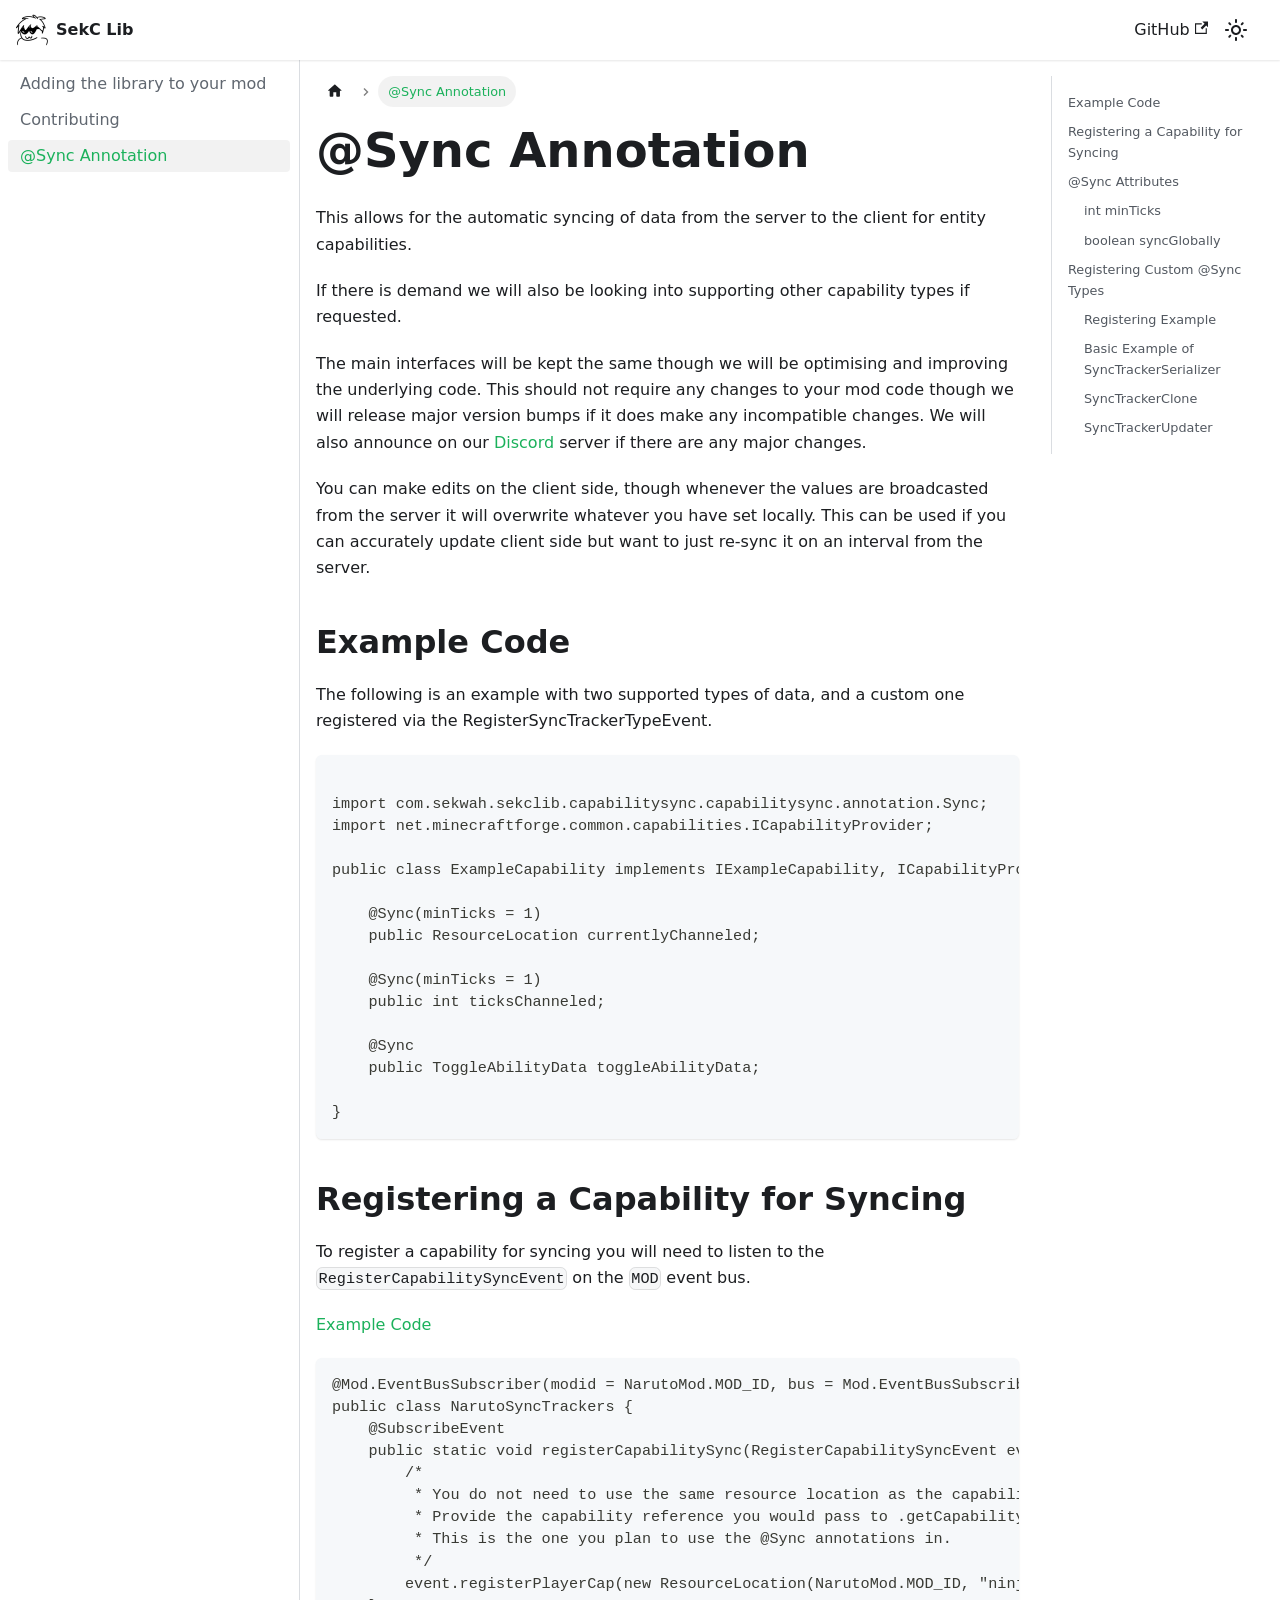
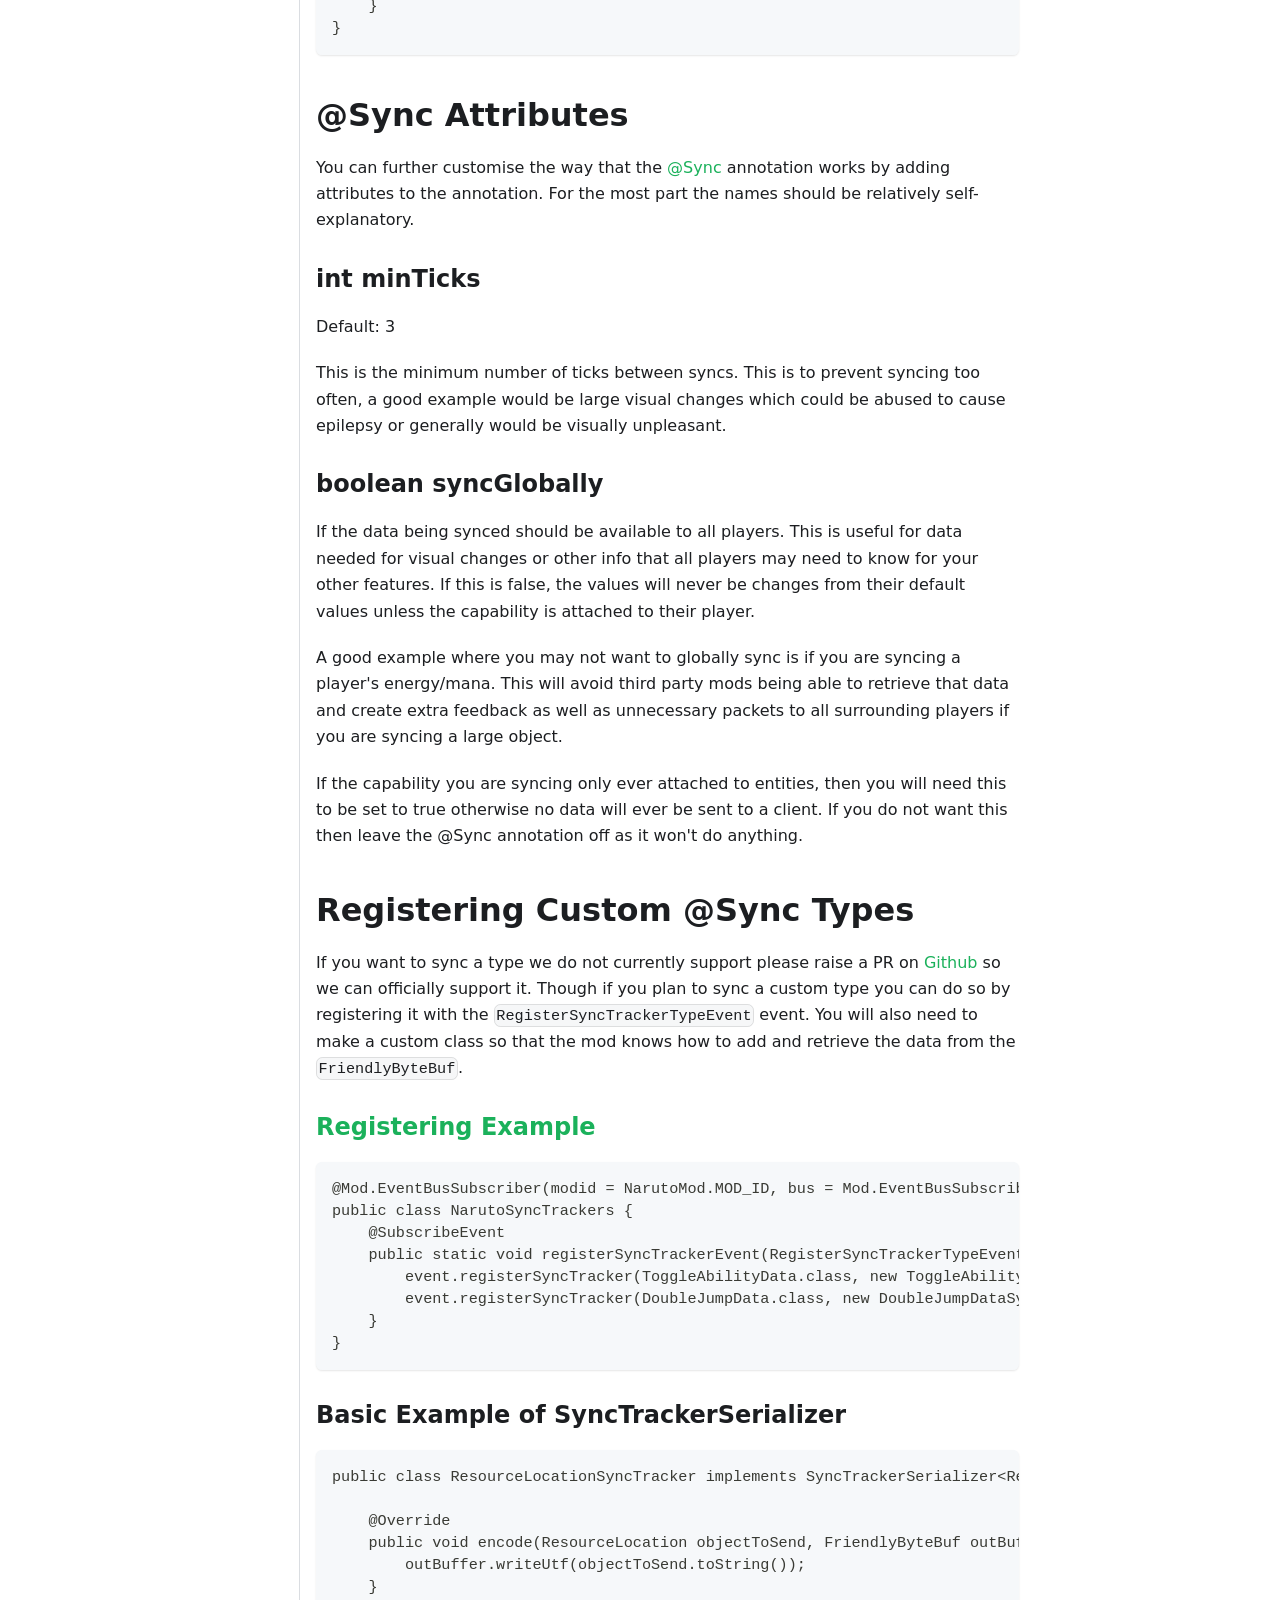
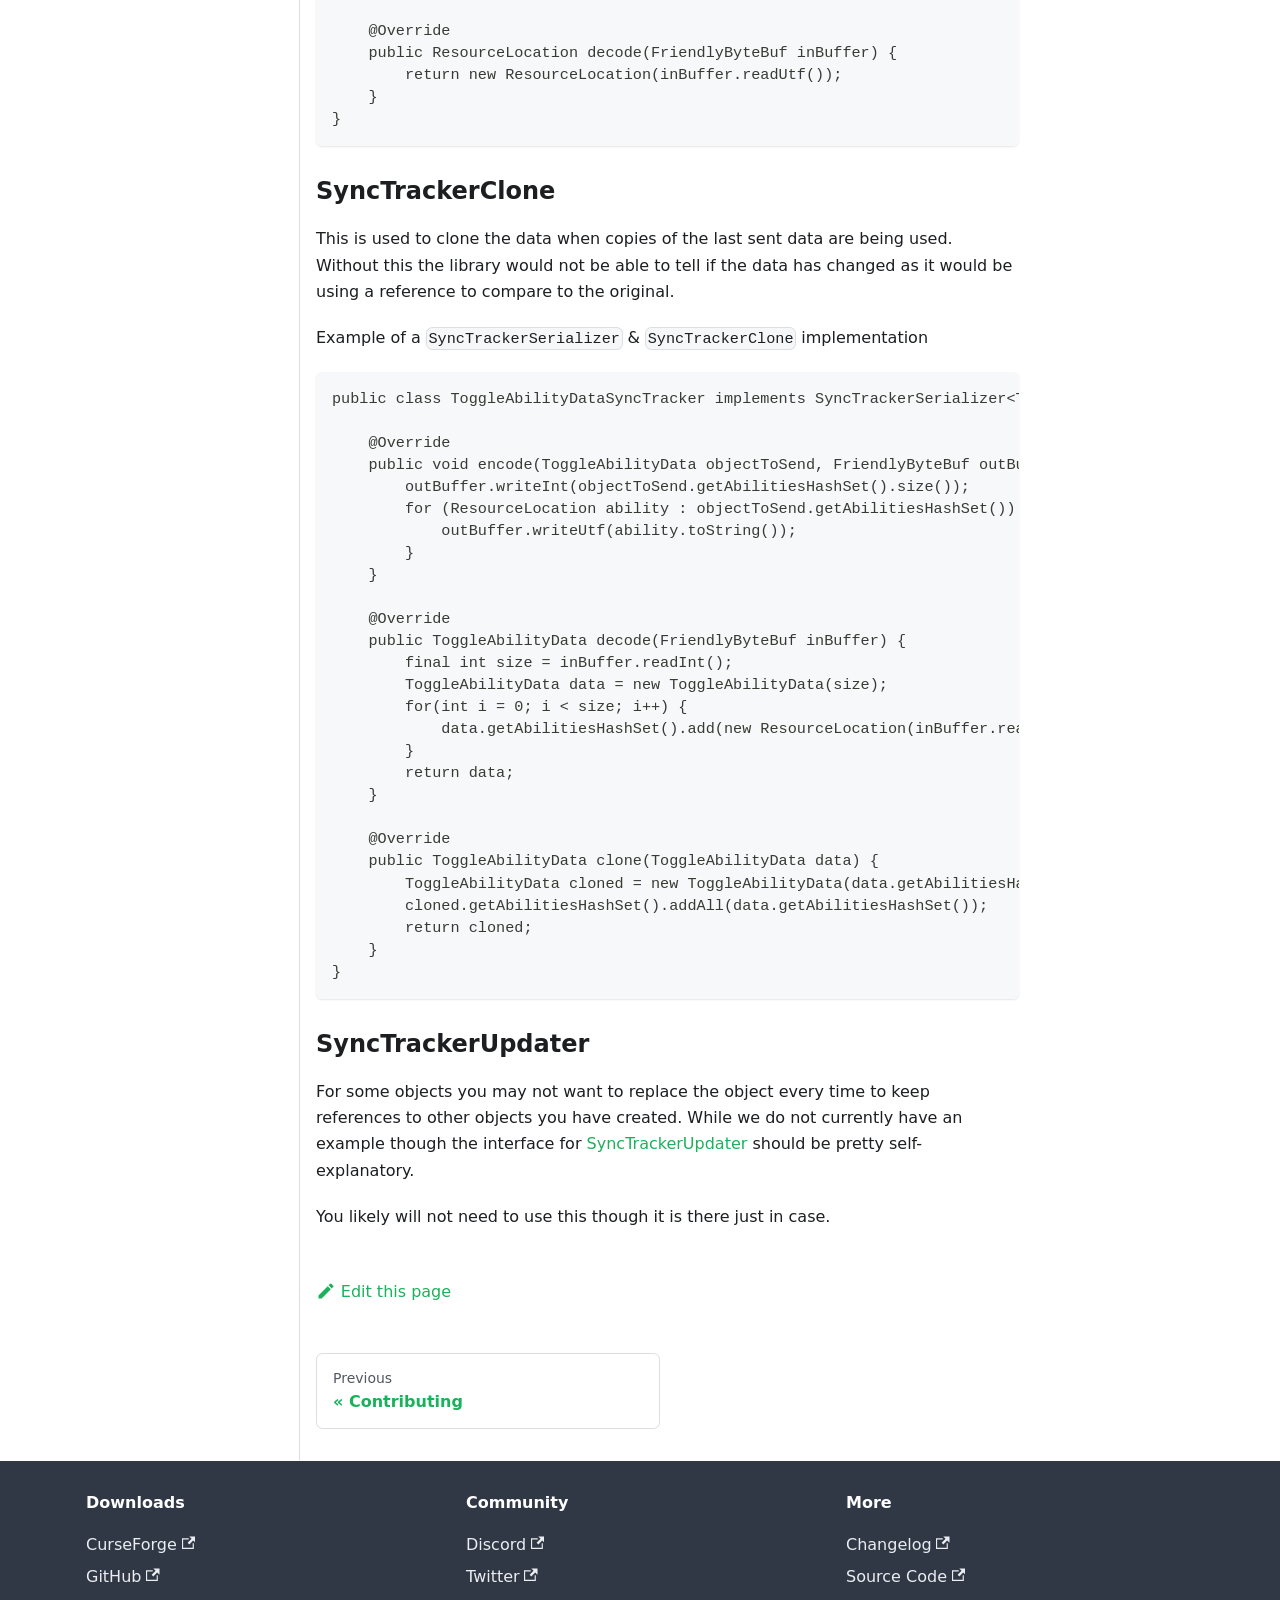
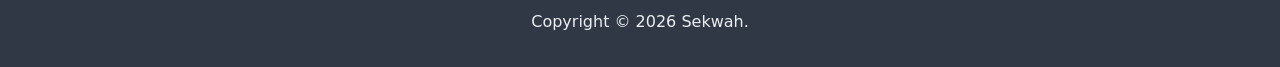
<file: docs/sync/index.html>
<!doctype html>
<html lang="en" dir="ltr" class="docs-wrapper docs-doc-page docs-version-current plugin-docs plugin-id-default docs-doc-id-sync">
<head>
<meta charset="UTF-8">
<meta name="generator" content="Docusaurus v2.4.1">
<title data-rh="true">@Sync Annotation | Sekwah41&#x27;s Core Library</title><meta data-rh="true" name="viewport" content="width=device-width,initial-scale=1"><meta data-rh="true" name="twitter:card" content="summary_large_image"><meta data-rh="true" property="og:url" content="https://sekclib.sekwah.com/docs/sync"><meta data-rh="true" name="docusaurus_locale" content="en"><meta data-rh="true" name="docsearch:language" content="en"><meta data-rh="true" name="docusaurus_version" content="current"><meta data-rh="true" name="docusaurus_tag" content="docs-default-current"><meta data-rh="true" name="docsearch:version" content="current"><meta data-rh="true" name="docsearch:docusaurus_tag" content="docs-default-current"><meta data-rh="true" property="og:title" content="@Sync Annotation | Sekwah41&#x27;s Core Library"><meta data-rh="true" name="description" content="Info on the @Sync Annotation and how to use it"><meta data-rh="true" property="og:description" content="Info on the @Sync Annotation and how to use it"><link data-rh="true" rel="icon" href="/img/favicon.ico"><link data-rh="true" rel="canonical" href="https://sekclib.sekwah.com/docs/sync"><link data-rh="true" rel="alternate" href="https://sekclib.sekwah.com/docs/sync" hreflang="en"><link data-rh="true" rel="alternate" href="https://sekclib.sekwah.com/docs/sync" hreflang="x-default"><link rel="stylesheet" href="/assets/css/styles.e46a77c4.css">
<link rel="preload" href="/assets/js/runtime~main.906fa4b3.js" as="script">
<link rel="preload" href="/assets/js/main.ae67ef61.js" as="script">
</head>
<body class="navigation-with-keyboard">
<script>!function(){function t(t){document.documentElement.setAttribute("data-theme",t)}var e=function(){var t=null;try{t=new URLSearchParams(window.location.search).get("docusaurus-theme")}catch(t){}return t}()||function(){var t=null;try{t=localStorage.getItem("theme")}catch(t){}return t}();t(null!==e?e:"light")}()</script><div id="__docusaurus">
<div role="region" aria-label="Skip to main content"><a class="skipToContent_fXgn" href="#__docusaurus_skipToContent_fallback">Skip to main content</a></div><nav aria-label="Main" class="navbar navbar--fixed-top"><div class="navbar__inner"><div class="navbar__items"><button aria-label="Toggle navigation bar" aria-expanded="false" class="navbar__toggle clean-btn" type="button"><svg width="30" height="30" viewBox="0 0 30 30" aria-hidden="true"><path stroke="currentColor" stroke-linecap="round" stroke-miterlimit="10" stroke-width="2" d="M4 7h22M4 15h22M4 23h22"></path></svg></button><a class="navbar__brand" href="/"><div class="navbar__logo"><img src="/img/sekclib.png" alt="SekC Lib Logo" class="themedImage_ToTc themedImage--light_HNdA"><img src="/img/sekclib.png" alt="SekC Lib Logo" class="themedImage_ToTc themedImage--dark_i4oU"></div><b class="navbar__title text--truncate">SekC Lib</b></a></div><div class="navbar__items navbar__items--right"><a href="https://github.com/sekwah41/SekCLib" target="_blank" rel="noopener noreferrer" class="navbar__item navbar__link">GitHub<svg width="13.5" height="13.5" aria-hidden="true" viewBox="0 0 24 24" class="iconExternalLink_nPIU"><path fill="currentColor" d="M21 13v10h-21v-19h12v2h-10v15h17v-8h2zm3-12h-10.988l4.035 4-6.977 7.07 2.828 2.828 6.977-7.07 4.125 4.172v-11z"></path></svg></a><div class="toggle_vylO colorModeToggle_DEke"><button class="clean-btn toggleButton_gllP toggleButtonDisabled_aARS" type="button" disabled="" title="Switch between dark and light mode (currently light mode)" aria-label="Switch between dark and light mode (currently light mode)" aria-live="polite"><svg viewBox="0 0 24 24" width="24" height="24" class="lightToggleIcon_pyhR"><path fill="currentColor" d="M12,9c1.65,0,3,1.35,3,3s-1.35,3-3,3s-3-1.35-3-3S10.35,9,12,9 M12,7c-2.76,0-5,2.24-5,5s2.24,5,5,5s5-2.24,5-5 S14.76,7,12,7L12,7z M2,13l2,0c0.55,0,1-0.45,1-1s-0.45-1-1-1l-2,0c-0.55,0-1,0.45-1,1S1.45,13,2,13z M20,13l2,0c0.55,0,1-0.45,1-1 s-0.45-1-1-1l-2,0c-0.55,0-1,0.45-1,1S19.45,13,20,13z M11,2v2c0,0.55,0.45,1,1,1s1-0.45,1-1V2c0-0.55-0.45-1-1-1S11,1.45,11,2z M11,20v2c0,0.55,0.45,1,1,1s1-0.45,1-1v-2c0-0.55-0.45-1-1-1C11.45,19,11,19.45,11,20z M5.99,4.58c-0.39-0.39-1.03-0.39-1.41,0 c-0.39,0.39-0.39,1.03,0,1.41l1.06,1.06c0.39,0.39,1.03,0.39,1.41,0s0.39-1.03,0-1.41L5.99,4.58z M18.36,16.95 c-0.39-0.39-1.03-0.39-1.41,0c-0.39,0.39-0.39,1.03,0,1.41l1.06,1.06c0.39,0.39,1.03,0.39,1.41,0c0.39-0.39,0.39-1.03,0-1.41 L18.36,16.95z M19.42,5.99c0.39-0.39,0.39-1.03,0-1.41c-0.39-0.39-1.03-0.39-1.41,0l-1.06,1.06c-0.39,0.39-0.39,1.03,0,1.41 s1.03,0.39,1.41,0L19.42,5.99z M7.05,18.36c0.39-0.39,0.39-1.03,0-1.41c-0.39-0.39-1.03-0.39-1.41,0l-1.06,1.06 c-0.39,0.39-0.39,1.03,0,1.41s1.03,0.39,1.41,0L7.05,18.36z"></path></svg><svg viewBox="0 0 24 24" width="24" height="24" class="darkToggleIcon_wfgR"><path fill="currentColor" d="M9.37,5.51C9.19,6.15,9.1,6.82,9.1,7.5c0,4.08,3.32,7.4,7.4,7.4c0.68,0,1.35-0.09,1.99-0.27C17.45,17.19,14.93,19,12,19 c-3.86,0-7-3.14-7-7C5,9.07,6.81,6.55,9.37,5.51z M12,3c-4.97,0-9,4.03-9,9s4.03,9,9,9s9-4.03,9-9c0-0.46-0.04-0.92-0.1-1.36 c-0.98,1.37-2.58,2.26-4.4,2.26c-2.98,0-5.4-2.42-5.4-5.4c0-1.81,0.89-3.42,2.26-4.4C12.92,3.04,12.46,3,12,3L12,3z"></path></svg></button></div><div class="searchBox_ZlJk"></div></div></div><div role="presentation" class="navbar-sidebar__backdrop"></div></nav><div id="__docusaurus_skipToContent_fallback" class="main-wrapper mainWrapper_z2l0 docsWrapper_BCFX"><button aria-label="Scroll back to top" class="clean-btn theme-back-to-top-button backToTopButton_sjWU" type="button"></button><div class="docPage__5DB"><aside class="theme-doc-sidebar-container docSidebarContainer_b6E3"><div class="sidebarViewport_Xe31"><div class="sidebar_njMd"><nav aria-label="Docs sidebar" class="menu thin-scrollbar menu_SIkG"><ul class="theme-doc-sidebar-menu menu__list"><li class="theme-doc-sidebar-item-link theme-doc-sidebar-item-link-level-1 menu__list-item"><a class="menu__link" href="/docs/setup">Adding the library to your mod</a></li><li class="theme-doc-sidebar-item-link theme-doc-sidebar-item-link-level-1 menu__list-item"><a class="menu__link" href="/docs/contributing">Contributing</a></li><li class="theme-doc-sidebar-item-link theme-doc-sidebar-item-link-level-1 menu__list-item"><a class="menu__link menu__link--active" aria-current="page" href="/docs/sync">@Sync Annotation</a></li></ul></nav></div></div></aside><main class="docMainContainer_gTbr"><div class="container padding-top--md padding-bottom--lg"><div class="row"><div class="col docItemCol_VOVn"><div class="docItemContainer_Djhp"><article><nav class="theme-doc-breadcrumbs breadcrumbsContainer_Z_bl" aria-label="Breadcrumbs"><ul class="breadcrumbs" itemscope="" itemtype="https://schema.org/BreadcrumbList"><li class="breadcrumbs__item"><a aria-label="Home page" class="breadcrumbs__link" href="/"><svg viewBox="0 0 24 24" class="breadcrumbHomeIcon_YNFT"><path d="M10 19v-5h4v5c0 .55.45 1 1 1h3c.55 0 1-.45 1-1v-7h1.7c.46 0 .68-.57.33-.87L12.67 3.6c-.38-.34-.96-.34-1.34 0l-8.36 7.53c-.34.3-.13.87.33.87H5v7c0 .55.45 1 1 1h3c.55 0 1-.45 1-1z" fill="currentColor"></path></svg></a></li><li itemscope="" itemprop="itemListElement" itemtype="https://schema.org/ListItem" class="breadcrumbs__item breadcrumbs__item--active"><span class="breadcrumbs__link" itemprop="name">@Sync Annotation</span><meta itemprop="position" content="1"></li></ul></nav><div class="tocCollapsible_ETCw theme-doc-toc-mobile tocMobile_ITEo"><button type="button" class="clean-btn tocCollapsibleButton_TO0P">On this page</button></div><div class="theme-doc-markdown markdown"><h1>@Sync Annotation</h1><p>This allows for the automatic syncing of data from the server to the client for entity capabilities.</p><p>If there is demand we will also be looking into supporting other capability types if requested.</p><p>The main interfaces will be kept the same though we will be optimising and improving the underlying code.
This should not require any changes to your mod code though we will release major version bumps if it does make any incompatible changes.
We will also announce on our <a href="https://discord.sekwah.com/" target="_blank" rel="noopener noreferrer">Discord</a> server if there are any major changes.</p><p>You can make edits on the client side, though whenever the values are broadcasted from the server it will overwrite whatever you  have set locally.
This can be used if you can accurately update client side but want to just re-sync it on an interval from the server.</p><h2 class="anchor anchorWithStickyNavbar_LWe7" id="example-code">Example Code<a href="#example-code" class="hash-link" aria-label="Direct link to Example Code" title="Direct link to Example Code">​</a></h2><p>The following is an example with two supported types of data, and a custom one registered via the RegisterSyncTrackerTypeEvent.</p><div class="language-java codeBlockContainer_Ckt0 theme-code-block" style="--prism-color:#393A34;--prism-background-color:#f6f8fa"><div class="codeBlockContent_biex"><pre tabindex="0" class="prism-code language-java codeBlock_bY9V thin-scrollbar"><code class="codeBlockLines_e6Vv"><span class="token-line" style="color:#393A34"><span class="token plain" style="display:inline-block"></span><br></span><span class="token-line" style="color:#393A34"><span class="token plain">import com.sekwah.sekclib.capabilitysync.capabilitysync.annotation.Sync;</span><br></span><span class="token-line" style="color:#393A34"><span class="token plain">import net.minecraftforge.common.capabilities.ICapabilityProvider;</span><br></span><span class="token-line" style="color:#393A34"><span class="token plain" style="display:inline-block"></span><br></span><span class="token-line" style="color:#393A34"><span class="token plain">public class ExampleCapability implements IExampleCapability, ICapabilityProvider {</span><br></span><span class="token-line" style="color:#393A34"><span class="token plain" style="display:inline-block"></span><br></span><span class="token-line" style="color:#393A34"><span class="token plain">    @Sync(minTicks = 1)</span><br></span><span class="token-line" style="color:#393A34"><span class="token plain">    public ResourceLocation currentlyChanneled;</span><br></span><span class="token-line" style="color:#393A34"><span class="token plain" style="display:inline-block"></span><br></span><span class="token-line" style="color:#393A34"><span class="token plain">    @Sync(minTicks = 1)</span><br></span><span class="token-line" style="color:#393A34"><span class="token plain">    public int ticksChanneled;</span><br></span><span class="token-line" style="color:#393A34"><span class="token plain" style="display:inline-block"></span><br></span><span class="token-line" style="color:#393A34"><span class="token plain">    @Sync</span><br></span><span class="token-line" style="color:#393A34"><span class="token plain">    public ToggleAbilityData toggleAbilityData;</span><br></span><span class="token-line" style="color:#393A34"><span class="token plain" style="display:inline-block"></span><br></span><span class="token-line" style="color:#393A34"><span class="token plain">}</span><br></span></code></pre><div class="buttonGroup__atx"><button type="button" aria-label="Copy code to clipboard" title="Copy" class="clean-btn"><span class="copyButtonIcons_eSgA" aria-hidden="true"><svg viewBox="0 0 24 24" class="copyButtonIcon_y97N"><path fill="currentColor" d="M19,21H8V7H19M19,5H8A2,2 0 0,0 6,7V21A2,2 0 0,0 8,23H19A2,2 0 0,0 21,21V7A2,2 0 0,0 19,5M16,1H4A2,2 0 0,0 2,3V17H4V3H16V1Z"></path></svg><svg viewBox="0 0 24 24" class="copyButtonSuccessIcon_LjdS"><path fill="currentColor" d="M21,7L9,19L3.5,13.5L4.91,12.09L9,16.17L19.59,5.59L21,7Z"></path></svg></span></button></div></div></div><h2 class="anchor anchorWithStickyNavbar_LWe7" id="registering-a-capability-for-syncing">Registering a Capability for Syncing<a href="#registering-a-capability-for-syncing" class="hash-link" aria-label="Direct link to Registering a Capability for Syncing" title="Direct link to Registering a Capability for Syncing">​</a></h2><p>To register a capability for syncing you will need to listen to the <code>RegisterCapabilitySyncEvent</code> on the <code>MOD</code> event bus.</p><p><a href="https://github.com/sekwah41/Naruto-Mod/blob/2a87ced2daa10cf9eaf3c1f2e480a2ea5ddedd3d/src/main/java/com/sekwah/narutomod/NarutoMod.java#L91-L93" target="_blank" rel="noopener noreferrer">Example Code</a></p><div class="language-java codeBlockContainer_Ckt0 theme-code-block" style="--prism-color:#393A34;--prism-background-color:#f6f8fa"><div class="codeBlockContent_biex"><pre tabindex="0" class="prism-code language-java codeBlock_bY9V thin-scrollbar"><code class="codeBlockLines_e6Vv"><span class="token-line" style="color:#393A34"><span class="token plain">@Mod.EventBusSubscriber(modid = NarutoMod.MOD_ID, bus = Mod.EventBusSubscriber.Bus.MOD)</span><br></span><span class="token-line" style="color:#393A34"><span class="token plain">public class NarutoSyncTrackers {</span><br></span><span class="token-line" style="color:#393A34"><span class="token plain">    @SubscribeEvent</span><br></span><span class="token-line" style="color:#393A34"><span class="token plain">    public static void registerCapabilitySync(RegisterCapabilitySyncEvent event) {</span><br></span><span class="token-line" style="color:#393A34"><span class="token plain">        /*</span><br></span><span class="token-line" style="color:#393A34"><span class="token plain">         * You do not need to use the same resource location as the capability though it makes it easier to keep track of</span><br></span><span class="token-line" style="color:#393A34"><span class="token plain">         * Provide the capability reference you would pass to .getCapability and the class that implements it.</span><br></span><span class="token-line" style="color:#393A34"><span class="token plain">         * This is the one you plan to use the @Sync annotations in.</span><br></span><span class="token-line" style="color:#393A34"><span class="token plain">         */</span><br></span><span class="token-line" style="color:#393A34"><span class="token plain">        event.registerPlayerCap(new ResourceLocation(NarutoMod.MOD_ID, &quot;ninja_data&quot;), NinjaCapabilityHandler.NINJA_DATA, NinjaData.class);</span><br></span><span class="token-line" style="color:#393A34"><span class="token plain">    }</span><br></span><span class="token-line" style="color:#393A34"><span class="token plain">}</span><br></span></code></pre><div class="buttonGroup__atx"><button type="button" aria-label="Copy code to clipboard" title="Copy" class="clean-btn"><span class="copyButtonIcons_eSgA" aria-hidden="true"><svg viewBox="0 0 24 24" class="copyButtonIcon_y97N"><path fill="currentColor" d="M19,21H8V7H19M19,5H8A2,2 0 0,0 6,7V21A2,2 0 0,0 8,23H19A2,2 0 0,0 21,21V7A2,2 0 0,0 19,5M16,1H4A2,2 0 0,0 2,3V17H4V3H16V1Z"></path></svg><svg viewBox="0 0 24 24" class="copyButtonSuccessIcon_LjdS"><path fill="currentColor" d="M21,7L9,19L3.5,13.5L4.91,12.09L9,16.17L19.59,5.59L21,7Z"></path></svg></span></button></div></div></div><h2 class="anchor anchorWithStickyNavbar_LWe7" id="sync-attributes">@Sync Attributes<a href="#sync-attributes" class="hash-link" aria-label="Direct link to @Sync Attributes" title="Direct link to @Sync Attributes">​</a></h2><p>You can further customise the way that the <a href="https://github.com/sekwah41/SekCLib/blob/master/src/main/java/com/sekwah/sekclib/capabilitysync/capabilitysync/annotation/Sync.java" target="_blank" rel="noopener noreferrer">@Sync</a> annotation works by adding attributes to the annotation.
For the most part the names should be relatively self-explanatory.</p><h3 class="anchor anchorWithStickyNavbar_LWe7" id="int-minticks">int minTicks<a href="#int-minticks" class="hash-link" aria-label="Direct link to int minTicks" title="Direct link to int minTicks">​</a></h3><p>Default: 3</p><p>This is the minimum number of ticks between syncs.
This is to prevent syncing too often, a good example would be large visual changes which could be abused to cause epilepsy or generally would be visually unpleasant.</p><h3 class="anchor anchorWithStickyNavbar_LWe7" id="boolean-syncglobally">boolean syncGlobally<a href="#boolean-syncglobally" class="hash-link" aria-label="Direct link to boolean syncGlobally" title="Direct link to boolean syncGlobally">​</a></h3><p>If the data being synced should be available to all players.
This is useful for data needed for visual changes or other info that all players may need to know for your other features.
If this is false, the values will never be changes from their default values unless the capability is attached to their player.</p><p>A good example where you may not want to globally sync is if you are syncing a player&#x27;s energy/mana.
This will avoid third party mods being able to retrieve that data and create extra feedback as well as unnecessary packets to all surrounding players if you are syncing a large object.</p><p>If the capability you are syncing only ever attached to entities, then you will need this to be set to true otherwise no data will ever be sent to a client. If you do not want this then leave the @Sync annotation off as it won&#x27;t do anything.</p><h2 class="anchor anchorWithStickyNavbar_LWe7" id="registering-custom-sync-types">Registering Custom @Sync Types<a href="#registering-custom-sync-types" class="hash-link" aria-label="Direct link to Registering Custom @Sync Types" title="Direct link to Registering Custom @Sync Types">​</a></h2><p>If you want to sync a type we do not currently support please raise a PR on <a href="https://github.com/sekwah41/SekCLib" target="_blank" rel="noopener noreferrer">Github</a> so we can officially support it.
Though if you plan to sync a custom type you can do so by registering it with the <code>RegisterSyncTrackerTypeEvent</code> event.
You will also need to make a custom class so that the mod knows how to add and retrieve the data from the <code>FriendlyByteBuf</code>.</p><h3 class="anchor anchorWithStickyNavbar_LWe7" id="registering-example"><a href="https://github.com/sekwah41/Naruto-Mod/blob/2a87ced2daa10cf9eaf3c1f2e480a2ea5ddedd3d/src/main/java/com/sekwah/narutomod/trackers/NarutoSyncTrackers.java" target="_blank" rel="noopener noreferrer">Registering Example</a><a href="#registering-example" class="hash-link" aria-label="Direct link to registering-example" title="Direct link to registering-example">​</a></h3><div class="language-java codeBlockContainer_Ckt0 theme-code-block" style="--prism-color:#393A34;--prism-background-color:#f6f8fa"><div class="codeBlockContent_biex"><pre tabindex="0" class="prism-code language-java codeBlock_bY9V thin-scrollbar"><code class="codeBlockLines_e6Vv"><span class="token-line" style="color:#393A34"><span class="token plain">@Mod.EventBusSubscriber(modid = NarutoMod.MOD_ID, bus = Mod.EventBusSubscriber.Bus.MOD)</span><br></span><span class="token-line" style="color:#393A34"><span class="token plain">public class NarutoSyncTrackers {</span><br></span><span class="token-line" style="color:#393A34"><span class="token plain">    @SubscribeEvent</span><br></span><span class="token-line" style="color:#393A34"><span class="token plain">    public static void registerSyncTrackerEvent(RegisterSyncTrackerTypeEvent event) {</span><br></span><span class="token-line" style="color:#393A34"><span class="token plain">        event.registerSyncTracker(ToggleAbilityData.class, new ToggleAbilityDataSyncTracker());</span><br></span><span class="token-line" style="color:#393A34"><span class="token plain">        event.registerSyncTracker(DoubleJumpData.class, new DoubleJumpDataSyncTracker());</span><br></span><span class="token-line" style="color:#393A34"><span class="token plain">    }</span><br></span><span class="token-line" style="color:#393A34"><span class="token plain">}</span><br></span></code></pre><div class="buttonGroup__atx"><button type="button" aria-label="Copy code to clipboard" title="Copy" class="clean-btn"><span class="copyButtonIcons_eSgA" aria-hidden="true"><svg viewBox="0 0 24 24" class="copyButtonIcon_y97N"><path fill="currentColor" d="M19,21H8V7H19M19,5H8A2,2 0 0,0 6,7V21A2,2 0 0,0 8,23H19A2,2 0 0,0 21,21V7A2,2 0 0,0 19,5M16,1H4A2,2 0 0,0 2,3V17H4V3H16V1Z"></path></svg><svg viewBox="0 0 24 24" class="copyButtonSuccessIcon_LjdS"><path fill="currentColor" d="M21,7L9,19L3.5,13.5L4.91,12.09L9,16.17L19.59,5.59L21,7Z"></path></svg></span></button></div></div></div><h3 class="anchor anchorWithStickyNavbar_LWe7" id="basic-example-of-synctrackerserializer">Basic Example of SyncTrackerSerializer<a href="#basic-example-of-synctrackerserializer" class="hash-link" aria-label="Direct link to Basic Example of SyncTrackerSerializer" title="Direct link to Basic Example of SyncTrackerSerializer">​</a></h3><div class="language-java codeBlockContainer_Ckt0 theme-code-block" style="--prism-color:#393A34;--prism-background-color:#f6f8fa"><div class="codeBlockContent_biex"><pre tabindex="0" class="prism-code language-java codeBlock_bY9V thin-scrollbar"><code class="codeBlockLines_e6Vv"><span class="token-line" style="color:#393A34"><span class="token plain">public class ResourceLocationSyncTracker implements SyncTrackerSerializer&lt;ResourceLocation&gt; {</span><br></span><span class="token-line" style="color:#393A34"><span class="token plain" style="display:inline-block"></span><br></span><span class="token-line" style="color:#393A34"><span class="token plain">    @Override</span><br></span><span class="token-line" style="color:#393A34"><span class="token plain">    public void encode(ResourceLocation objectToSend, FriendlyByteBuf outBuffer) {</span><br></span><span class="token-line" style="color:#393A34"><span class="token plain">        outBuffer.writeUtf(objectToSend.toString());</span><br></span><span class="token-line" style="color:#393A34"><span class="token plain">    }</span><br></span><span class="token-line" style="color:#393A34"><span class="token plain" style="display:inline-block"></span><br></span><span class="token-line" style="color:#393A34"><span class="token plain">    @Override</span><br></span><span class="token-line" style="color:#393A34"><span class="token plain">    public ResourceLocation decode(FriendlyByteBuf inBuffer) {</span><br></span><span class="token-line" style="color:#393A34"><span class="token plain">        return new ResourceLocation(inBuffer.readUtf());</span><br></span><span class="token-line" style="color:#393A34"><span class="token plain">    }</span><br></span><span class="token-line" style="color:#393A34"><span class="token plain">}</span><br></span></code></pre><div class="buttonGroup__atx"><button type="button" aria-label="Copy code to clipboard" title="Copy" class="clean-btn"><span class="copyButtonIcons_eSgA" aria-hidden="true"><svg viewBox="0 0 24 24" class="copyButtonIcon_y97N"><path fill="currentColor" d="M19,21H8V7H19M19,5H8A2,2 0 0,0 6,7V21A2,2 0 0,0 8,23H19A2,2 0 0,0 21,21V7A2,2 0 0,0 19,5M16,1H4A2,2 0 0,0 2,3V17H4V3H16V1Z"></path></svg><svg viewBox="0 0 24 24" class="copyButtonSuccessIcon_LjdS"><path fill="currentColor" d="M21,7L9,19L3.5,13.5L4.91,12.09L9,16.17L19.59,5.59L21,7Z"></path></svg></span></button></div></div></div><h3 class="anchor anchorWithStickyNavbar_LWe7" id="synctrackerclone">SyncTrackerClone<a href="#synctrackerclone" class="hash-link" aria-label="Direct link to SyncTrackerClone" title="Direct link to SyncTrackerClone">​</a></h3><p>This is used to clone the data when copies of the last sent data are being used.
Without this the library would not be able to tell if the data has changed as it would be using a reference to compare to the original.</p><p>Example of a <code>SyncTrackerSerializer</code> &amp; <code>SyncTrackerClone</code> implementation</p><div class="language-java codeBlockContainer_Ckt0 theme-code-block" style="--prism-color:#393A34;--prism-background-color:#f6f8fa"><div class="codeBlockContent_biex"><pre tabindex="0" class="prism-code language-java codeBlock_bY9V thin-scrollbar"><code class="codeBlockLines_e6Vv"><span class="token-line" style="color:#393A34"><span class="token plain">public class ToggleAbilityDataSyncTracker implements SyncTrackerSerializer&lt;ToggleAbilityData&gt;, SyncTrackerClone&lt;ToggleAbilityData&gt; {</span><br></span><span class="token-line" style="color:#393A34"><span class="token plain" style="display:inline-block"></span><br></span><span class="token-line" style="color:#393A34"><span class="token plain">    @Override</span><br></span><span class="token-line" style="color:#393A34"><span class="token plain">    public void encode(ToggleAbilityData objectToSend, FriendlyByteBuf outBuffer) {</span><br></span><span class="token-line" style="color:#393A34"><span class="token plain">        outBuffer.writeInt(objectToSend.getAbilitiesHashSet().size());</span><br></span><span class="token-line" style="color:#393A34"><span class="token plain">        for (ResourceLocation ability : objectToSend.getAbilitiesHashSet()) {</span><br></span><span class="token-line" style="color:#393A34"><span class="token plain">            outBuffer.writeUtf(ability.toString());</span><br></span><span class="token-line" style="color:#393A34"><span class="token plain">        }</span><br></span><span class="token-line" style="color:#393A34"><span class="token plain">    }</span><br></span><span class="token-line" style="color:#393A34"><span class="token plain" style="display:inline-block"></span><br></span><span class="token-line" style="color:#393A34"><span class="token plain">    @Override</span><br></span><span class="token-line" style="color:#393A34"><span class="token plain">    public ToggleAbilityData decode(FriendlyByteBuf inBuffer) {</span><br></span><span class="token-line" style="color:#393A34"><span class="token plain">        final int size = inBuffer.readInt();</span><br></span><span class="token-line" style="color:#393A34"><span class="token plain">        ToggleAbilityData data = new ToggleAbilityData(size);</span><br></span><span class="token-line" style="color:#393A34"><span class="token plain">        for(int i = 0; i &lt; size; i++) {</span><br></span><span class="token-line" style="color:#393A34"><span class="token plain">            data.getAbilitiesHashSet().add(new ResourceLocation(inBuffer.readUtf()));</span><br></span><span class="token-line" style="color:#393A34"><span class="token plain">        }</span><br></span><span class="token-line" style="color:#393A34"><span class="token plain">        return data;</span><br></span><span class="token-line" style="color:#393A34"><span class="token plain">    }</span><br></span><span class="token-line" style="color:#393A34"><span class="token plain" style="display:inline-block"></span><br></span><span class="token-line" style="color:#393A34"><span class="token plain">    @Override</span><br></span><span class="token-line" style="color:#393A34"><span class="token plain">    public ToggleAbilityData clone(ToggleAbilityData data) {</span><br></span><span class="token-line" style="color:#393A34"><span class="token plain">        ToggleAbilityData cloned = new ToggleAbilityData(data.getAbilitiesHashSet().size());</span><br></span><span class="token-line" style="color:#393A34"><span class="token plain">        cloned.getAbilitiesHashSet().addAll(data.getAbilitiesHashSet());</span><br></span><span class="token-line" style="color:#393A34"><span class="token plain">        return cloned;</span><br></span><span class="token-line" style="color:#393A34"><span class="token plain">    }</span><br></span><span class="token-line" style="color:#393A34"><span class="token plain">}</span><br></span></code></pre><div class="buttonGroup__atx"><button type="button" aria-label="Copy code to clipboard" title="Copy" class="clean-btn"><span class="copyButtonIcons_eSgA" aria-hidden="true"><svg viewBox="0 0 24 24" class="copyButtonIcon_y97N"><path fill="currentColor" d="M19,21H8V7H19M19,5H8A2,2 0 0,0 6,7V21A2,2 0 0,0 8,23H19A2,2 0 0,0 21,21V7A2,2 0 0,0 19,5M16,1H4A2,2 0 0,0 2,3V17H4V3H16V1Z"></path></svg><svg viewBox="0 0 24 24" class="copyButtonSuccessIcon_LjdS"><path fill="currentColor" d="M21,7L9,19L3.5,13.5L4.91,12.09L9,16.17L19.59,5.59L21,7Z"></path></svg></span></button></div></div></div><h3 class="anchor anchorWithStickyNavbar_LWe7" id="synctrackerupdater">SyncTrackerUpdater<a href="#synctrackerupdater" class="hash-link" aria-label="Direct link to SyncTrackerUpdater" title="Direct link to SyncTrackerUpdater">​</a></h3><p>For some objects you may not want to replace the object every time to keep references to other objects you have created. While we do not currently have an example though the interface for
<a href="https://github.com/sekwah41/SekCLib/blob/master/src/main/java/com/sekwah/sekclib/capabilitysync/capabilitysync/tracker/SyncTrackerUpdater.java" target="_blank" rel="noopener noreferrer">SyncTrackerUpdater</a>
should be pretty self-explanatory.</p><p>You likely will not need to use this though it is there just in case.</p></div><footer class="theme-doc-footer docusaurus-mt-lg"><div class="theme-doc-footer-edit-meta-row row"><div class="col"><a href="https://github.com/sekwah41/SekCLib/edit/master/docs/docs/sync.md" target="_blank" rel="noreferrer noopener" class="theme-edit-this-page"><svg fill="currentColor" height="20" width="20" viewBox="0 0 40 40" class="iconEdit_Z9Sw" aria-hidden="true"><g><path d="m34.5 11.7l-3 3.1-6.3-6.3 3.1-3q0.5-0.5 1.2-0.5t1.1 0.5l3.9 3.9q0.5 0.4 0.5 1.1t-0.5 1.2z m-29.5 17.1l18.4-18.5 6.3 6.3-18.4 18.4h-6.3v-6.2z"></path></g></svg>Edit this page</a></div><div class="col lastUpdated_vwxv"></div></div></footer></article><nav class="pagination-nav docusaurus-mt-lg" aria-label="Docs pages"><a class="pagination-nav__link pagination-nav__link--prev" href="/docs/contributing"><div class="pagination-nav__sublabel">Previous</div><div class="pagination-nav__label">Contributing</div></a></nav></div></div><div class="col col--3"><div class="tableOfContents_bqdL thin-scrollbar theme-doc-toc-desktop"><ul class="table-of-contents table-of-contents__left-border"><li><a href="#example-code" class="table-of-contents__link toc-highlight">Example Code</a></li><li><a href="#registering-a-capability-for-syncing" class="table-of-contents__link toc-highlight">Registering a Capability for Syncing</a></li><li><a href="#sync-attributes" class="table-of-contents__link toc-highlight">@Sync Attributes</a><ul><li><a href="#int-minticks" class="table-of-contents__link toc-highlight">int minTicks</a></li><li><a href="#boolean-syncglobally" class="table-of-contents__link toc-highlight">boolean syncGlobally</a></li></ul></li><li><a href="#registering-custom-sync-types" class="table-of-contents__link toc-highlight">Registering Custom @Sync Types</a><ul><li><a href="#registering-example" class="table-of-contents__link toc-highlight">Registering Example</a></li><li><a href="#basic-example-of-synctrackerserializer" class="table-of-contents__link toc-highlight">Basic Example of SyncTrackerSerializer</a></li><li><a href="#synctrackerclone" class="table-of-contents__link toc-highlight">SyncTrackerClone</a></li><li><a href="#synctrackerupdater" class="table-of-contents__link toc-highlight">SyncTrackerUpdater</a></li></ul></li></ul></div></div></div></div></main></div></div><footer class="footer footer--dark"><div class="container container-fluid"><div class="row footer__links"><div class="col footer__col"><div class="footer__title">Downloads</div><ul class="footer__items clean-list"><li class="footer__item"><a href="https://www.curseforge.com/minecraft/mc-mods/sekclib" target="_blank" rel="noopener noreferrer" class="footer__link-item">CurseForge<svg width="13.5" height="13.5" aria-hidden="true" viewBox="0 0 24 24" class="iconExternalLink_nPIU"><path fill="currentColor" d="M21 13v10h-21v-19h12v2h-10v15h17v-8h2zm3-12h-10.988l4.035 4-6.977 7.07 2.828 2.828 6.977-7.07 4.125 4.172v-11z"></path></svg></a></li><li class="footer__item"><a href="https://github.com/sekwah41/SekCLib/releases" target="_blank" rel="noopener noreferrer" class="footer__link-item">GitHub<svg width="13.5" height="13.5" aria-hidden="true" viewBox="0 0 24 24" class="iconExternalLink_nPIU"><path fill="currentColor" d="M21 13v10h-21v-19h12v2h-10v15h17v-8h2zm3-12h-10.988l4.035 4-6.977 7.07 2.828 2.828 6.977-7.07 4.125 4.172v-11z"></path></svg></a></li></ul></div><div class="col footer__col"><div class="footer__title">Community</div><ul class="footer__items clean-list"><li class="footer__item"><a href="https://discord.sekwah.com/" target="_blank" rel="noopener noreferrer" class="footer__link-item">Discord<svg width="13.5" height="13.5" aria-hidden="true" viewBox="0 0 24 24" class="iconExternalLink_nPIU"><path fill="currentColor" d="M21 13v10h-21v-19h12v2h-10v15h17v-8h2zm3-12h-10.988l4.035 4-6.977 7.07 2.828 2.828 6.977-7.07 4.125 4.172v-11z"></path></svg></a></li><li class="footer__item"><a href="https://twitter.com/sekwah" target="_blank" rel="noopener noreferrer" class="footer__link-item">Twitter<svg width="13.5" height="13.5" aria-hidden="true" viewBox="0 0 24 24" class="iconExternalLink_nPIU"><path fill="currentColor" d="M21 13v10h-21v-19h12v2h-10v15h17v-8h2zm3-12h-10.988l4.035 4-6.977 7.07 2.828 2.828 6.977-7.07 4.125 4.172v-11z"></path></svg></a></li></ul></div><div class="col footer__col"><div class="footer__title">More</div><ul class="footer__items clean-list"><li class="footer__item"><a href="https://github.com/sekwah41/SekCLib/blob/master/CHANGELOG.md" target="_blank" rel="noopener noreferrer" class="footer__link-item">Changelog<svg width="13.5" height="13.5" aria-hidden="true" viewBox="0 0 24 24" class="iconExternalLink_nPIU"><path fill="currentColor" d="M21 13v10h-21v-19h12v2h-10v15h17v-8h2zm3-12h-10.988l4.035 4-6.977 7.07 2.828 2.828 6.977-7.07 4.125 4.172v-11z"></path></svg></a></li><li class="footer__item"><a href="https://github.com/sekwah41/SekCLib" target="_blank" rel="noopener noreferrer" class="footer__link-item">Source Code<svg width="13.5" height="13.5" aria-hidden="true" viewBox="0 0 24 24" class="iconExternalLink_nPIU"><path fill="currentColor" d="M21 13v10h-21v-19h12v2h-10v15h17v-8h2zm3-12h-10.988l4.035 4-6.977 7.07 2.828 2.828 6.977-7.07 4.125 4.172v-11z"></path></svg></a></li></ul></div></div><div class="footer__bottom text--center"><div class="footer__copyright">Copyright © 2026 Sekwah.</div></div></div></footer></div>
<script src="/assets/js/runtime~main.906fa4b3.js"></script>
<script src="/assets/js/main.ae67ef61.js"></script>
</body>
</html>
</file>
<file: assets/css/styles.e46a77c4.css>
.col,.container{padding:0 var(--ifm-spacing-horizontal);width:100%}.markdown>h2,.markdown>h3,.markdown>h4,.markdown>h5,.markdown>h6{margin-bottom:calc(var(--ifm-heading-vertical-rhythm-bottom)*var(--ifm-leading))}.markdown li,body{word-wrap:break-word}body,ol ol,ol ul,ul ol,ul ul{margin:0}pre,table{overflow:auto}blockquote,pre{margin:0 0 var(--ifm-spacing-vertical)}.breadcrumbs__link,.button{transition-timing-function:var(--ifm-transition-timing-default)}.button,code{vertical-align:middle}.button--outline.button--active,.button--outline:active,.button--outline:hover,:root{--ifm-button-color:var(--ifm-font-color-base-inverse)}.menu__link:hover,a{transition:color var(--ifm-transition-fast) var(--ifm-transition-timing-default)}.navbar--dark,:root{--ifm-navbar-link-hover-color:var(--ifm-color-primary)}.menu,.navbar-sidebar{overflow-x:hidden}:root,html[data-theme=dark]{--ifm-color-emphasis-500:var(--ifm-color-gray-500)}.toggleButton_gllP,html{-webkit-tap-highlight-color:transparent}.clean-list,.containsTaskList_mC6p,.details_lb9f>summary,.dropdown__menu,.menu__list{list-style:none}:root{--ifm-color-scheme:light;--ifm-dark-value:10%;--ifm-darker-value:15%;--ifm-darkest-value:30%;--ifm-light-value:15%;--ifm-lighter-value:30%;--ifm-lightest-value:50%;--ifm-contrast-background-value:90%;--ifm-contrast-foreground-value:70%;--ifm-contrast-background-dark-value:70%;--ifm-contrast-foreground-dark-value:90%;--ifm-color-primary:#3578e5;--ifm-color-secondary:#ebedf0;--ifm-color-success:#00a400;--ifm-color-info:#54c7ec;--ifm-color-warning:#ffba00;--ifm-color-danger:#fa383e;--ifm-color-primary-dark:#306cce;--ifm-color-primary-darker:#2d66c3;--ifm-color-primary-darkest:#2554a0;--ifm-color-primary-light:#538ce9;--ifm-color-primary-lighter:#72a1ed;--ifm-color-primary-lightest:#9abcf2;--ifm-color-primary-contrast-background:#ebf2fc;--ifm-color-primary-contrast-foreground:#102445;--ifm-color-secondary-dark:#d4d5d8;--ifm-color-secondary-darker:#c8c9cc;--ifm-color-secondary-darkest:#a4a6a8;--ifm-color-secondary-light:#eef0f2;--ifm-color-secondary-lighter:#f1f2f5;--ifm-color-secondary-lightest:#f5f6f8;--ifm-color-secondary-contrast-background:#fdfdfe;--ifm-color-secondary-contrast-foreground:#474748;--ifm-color-success-dark:#009400;--ifm-color-success-darker:#008b00;--ifm-color-success-darkest:#007300;--ifm-color-success-light:#26b226;--ifm-color-success-lighter:#4dbf4d;--ifm-color-success-lightest:#80d280;--ifm-color-success-contrast-background:#e6f6e6;--ifm-color-success-contrast-foreground:#003100;--ifm-color-info-dark:#4cb3d4;--ifm-color-info-darker:#47a9c9;--ifm-color-info-darkest:#3b8ba5;--ifm-color-info-light:#6ecfef;--ifm-color-info-lighter:#87d8f2;--ifm-color-info-lightest:#aae3f6;--ifm-color-info-contrast-background:#eef9fd;--ifm-color-info-contrast-foreground:#193c47;--ifm-color-warning-dark:#e6a700;--ifm-color-warning-darker:#d99e00;--ifm-color-warning-darkest:#b38200;--ifm-color-warning-light:#ffc426;--ifm-color-warning-lighter:#ffcf4d;--ifm-color-warning-lightest:#ffdd80;--ifm-color-warning-contrast-background:#fff8e6;--ifm-color-warning-contrast-foreground:#4d3800;--ifm-color-danger-dark:#e13238;--ifm-color-danger-darker:#d53035;--ifm-color-danger-darkest:#af272b;--ifm-color-danger-light:#fb565b;--ifm-color-danger-lighter:#fb7478;--ifm-color-danger-lightest:#fd9c9f;--ifm-color-danger-contrast-background:#ffebec;--ifm-color-danger-contrast-foreground:#4b1113;--ifm-color-white:#fff;--ifm-color-black:#000;--ifm-color-gray-0:var(--ifm-color-white);--ifm-color-gray-100:#f5f6f7;--ifm-color-gray-200:#ebedf0;--ifm-color-gray-300:#dadde1;--ifm-color-gray-400:#ccd0d5;--ifm-color-gray-500:#bec3c9;--ifm-color-gray-600:#8d949e;--ifm-color-gray-700:#606770;--ifm-color-gray-800:#444950;--ifm-color-gray-900:#1c1e21;--ifm-color-gray-1000:var(--ifm-color-black);--ifm-color-emphasis-0:var(--ifm-color-gray-0);--ifm-color-emphasis-100:var(--ifm-color-gray-100);--ifm-color-emphasis-200:var(--ifm-color-gray-200);--ifm-color-emphasis-300:var(--ifm-color-gray-300);--ifm-color-emphasis-400:var(--ifm-color-gray-400);--ifm-color-emphasis-600:var(--ifm-color-gray-600);--ifm-color-emphasis-700:var(--ifm-color-gray-700);--ifm-color-emphasis-800:var(--ifm-color-gray-800);--ifm-color-emphasis-900:var(--ifm-color-gray-900);--ifm-color-emphasis-1000:var(--ifm-color-gray-1000);--ifm-color-content:var(--ifm-color-emphasis-900);--ifm-color-content-inverse:var(--ifm-color-emphasis-0);--ifm-color-content-secondary:#525860;--ifm-background-color:transparent;--ifm-background-surface-color:var(--ifm-color-content-inverse);--ifm-global-border-width:1px;--ifm-global-radius:0.4rem;--ifm-hover-overlay:rgba(0,0,0,.05);--ifm-font-color-base:var(--ifm-color-content);--ifm-font-color-base-inverse:var(--ifm-color-content-inverse);--ifm-font-color-secondary:var(--ifm-color-content-secondary);--ifm-font-family-base:system-ui,-apple-system,Segoe UI,Roboto,Ubuntu,Cantarell,Noto Sans,sans-serif,BlinkMacSystemFont,"Segoe UI",Helvetica,Arial,sans-serif,"Apple Color Emoji","Segoe UI Emoji","Segoe UI Symbol";--ifm-font-family-monospace:SFMono-Regular,Menlo,Monaco,Consolas,"Liberation Mono","Courier New",monospace;--ifm-font-size-base:100%;--ifm-font-weight-light:300;--ifm-font-weight-normal:400;--ifm-font-weight-semibold:500;--ifm-font-weight-bold:700;--ifm-font-weight-base:var(--ifm-font-weight-normal);--ifm-line-height-base:1.65;--ifm-global-spacing:1rem;--ifm-spacing-vertical:var(--ifm-global-spacing);--ifm-spacing-horizontal:var(--ifm-global-spacing);--ifm-transition-fast:200ms;--ifm-transition-slow:400ms;--ifm-transition-timing-default:cubic-bezier(0.08,0.52,0.52,1);--ifm-global-shadow-lw:0 1px 2px 0 rgba(0,0,0,.1);--ifm-global-shadow-md:0 5px 40px rgba(0,0,0,.2);--ifm-global-shadow-tl:0 12px 28px 0 rgba(0,0,0,.2),0 2px 4px 0 rgba(0,0,0,.1);--ifm-z-index-dropdown:100;--ifm-z-index-fixed:200;--ifm-z-index-overlay:400;--ifm-container-width:1140px;--ifm-container-width-xl:1320px;--ifm-code-background:#f6f7f8;--ifm-code-border-radius:var(--ifm-global-radius);--ifm-code-font-size:90%;--ifm-code-padding-horizontal:0.1rem;--ifm-code-padding-vertical:0.1rem;--ifm-pre-background:var(--ifm-code-background);--ifm-pre-border-radius:var(--ifm-code-border-radius);--ifm-pre-color:inherit;--ifm-pre-line-height:1.45;--ifm-pre-padding:1rem;--ifm-heading-color:inherit;--ifm-heading-margin-top:0;--ifm-heading-margin-bottom:var(--ifm-spacing-vertical);--ifm-heading-font-family:var(--ifm-font-family-base);--ifm-heading-font-weight:var(--ifm-font-weight-bold);--ifm-heading-line-height:1.25;--ifm-h1-font-size:2rem;--ifm-h2-font-size:1.5rem;--ifm-h3-font-size:1.25rem;--ifm-h4-font-size:1rem;--ifm-h5-font-size:0.875rem;--ifm-h6-font-size:0.85rem;--ifm-image-alignment-padding:1.25rem;--ifm-leading-desktop:1.25;--ifm-leading:calc(var(--ifm-leading-desktop)*1rem);--ifm-list-left-padding:2rem;--ifm-list-margin:1rem;--ifm-list-item-margin:0.25rem;--ifm-list-paragraph-margin:1rem;--ifm-table-cell-padding:0.75rem;--ifm-table-background:transparent;--ifm-table-stripe-background:rgba(0,0,0,.03);--ifm-table-border-width:1px;--ifm-table-border-color:var(--ifm-color-emphasis-300);--ifm-table-head-background:inherit;--ifm-table-head-color:inherit;--ifm-table-head-font-weight:var(--ifm-font-weight-bold);--ifm-table-cell-color:inherit;--ifm-link-color:var(--ifm-color-primary);--ifm-link-decoration:none;--ifm-link-hover-color:var(--ifm-link-color);--ifm-link-hover-decoration:underline;--ifm-paragraph-margin-bottom:var(--ifm-leading);--ifm-blockquote-font-size:var(--ifm-font-size-base);--ifm-blockquote-border-left-width:2px;--ifm-blockquote-padding-horizontal:var(--ifm-spacing-horizontal);--ifm-blockquote-padding-vertical:0;--ifm-blockquote-shadow:none;--ifm-blockquote-color:var(--ifm-color-emphasis-800);--ifm-blockquote-border-color:var(--ifm-color-emphasis-300);--ifm-hr-background-color:var(--ifm-color-emphasis-500);--ifm-hr-height:1px;--ifm-hr-margin-vertical:1.5rem;--ifm-scrollbar-size:7px;--ifm-scrollbar-track-background-color:#f1f1f1;--ifm-scrollbar-thumb-background-color:silver;--ifm-scrollbar-thumb-hover-background-color:#a7a7a7;--ifm-alert-background-color:inherit;--ifm-alert-border-color:inherit;--ifm-alert-border-radius:var(--ifm-global-radius);--ifm-alert-border-width:0px;--ifm-alert-border-left-width:5px;--ifm-alert-color:var(--ifm-font-color-base);--ifm-alert-padding-horizontal:var(--ifm-spacing-horizontal);--ifm-alert-padding-vertical:var(--ifm-spacing-vertical);--ifm-alert-shadow:var(--ifm-global-shadow-lw);--ifm-avatar-intro-margin:1rem;--ifm-avatar-intro-alignment:inherit;--ifm-avatar-photo-size:3rem;--ifm-badge-background-color:inherit;--ifm-badge-border-color:inherit;--ifm-badge-border-radius:var(--ifm-global-radius);--ifm-badge-border-width:var(--ifm-global-border-width);--ifm-badge-color:var(--ifm-color-white);--ifm-badge-padding-horizontal:calc(var(--ifm-spacing-horizontal)*0.5);--ifm-badge-padding-vertical:calc(var(--ifm-spacing-vertical)*0.25);--ifm-breadcrumb-border-radius:1.5rem;--ifm-breadcrumb-spacing:0.5rem;--ifm-breadcrumb-color-active:var(--ifm-color-primary);--ifm-breadcrumb-item-background-active:var(--ifm-hover-overlay);--ifm-breadcrumb-padding-horizontal:0.8rem;--ifm-breadcrumb-padding-vertical:0.4rem;--ifm-breadcrumb-size-multiplier:1;--ifm-breadcrumb-separator:url('data:image/svg+xml;utf8,<svg xmlns="http://www.w3.org/2000/svg" x="0px" y="0px" viewBox="0 0 256 256"><g><g><polygon points="79.093,0 48.907,30.187 146.72,128 48.907,225.813 79.093,256 207.093,128"/></g></g><g></g><g></g><g></g><g></g><g></g><g></g><g></g><g></g><g></g><g></g><g></g><g></g><g></g><g></g><g></g></svg>');--ifm-breadcrumb-separator-filter:none;--ifm-breadcrumb-separator-size:0.5rem;--ifm-breadcrumb-separator-size-multiplier:1.25;--ifm-button-background-color:inherit;--ifm-button-border-color:var(--ifm-button-background-color);--ifm-button-border-width:var(--ifm-global-border-width);--ifm-button-font-weight:var(--ifm-font-weight-bold);--ifm-button-padding-horizontal:1.5rem;--ifm-button-padding-vertical:0.375rem;--ifm-button-size-multiplier:1;--ifm-button-transition-duration:var(--ifm-transition-fast);--ifm-button-border-radius:calc(var(--ifm-global-radius)*var(--ifm-button-size-multiplier));--ifm-button-group-spacing:2px;--ifm-card-background-color:var(--ifm-background-surface-color);--ifm-card-border-radius:calc(var(--ifm-global-radius)*2);--ifm-card-horizontal-spacing:var(--ifm-global-spacing);--ifm-card-vertical-spacing:var(--ifm-global-spacing);--ifm-toc-border-color:var(--ifm-color-emphasis-300);--ifm-toc-link-color:var(--ifm-color-content-secondary);--ifm-toc-padding-vertical:0.5rem;--ifm-toc-padding-horizontal:0.5rem;--ifm-dropdown-background-color:var(--ifm-background-surface-color);--ifm-dropdown-font-weight:var(--ifm-font-weight-semibold);--ifm-dropdown-link-color:var(--ifm-font-color-base);--ifm-dropdown-hover-background-color:var(--ifm-hover-overlay);--ifm-footer-background-color:var(--ifm-color-emphasis-100);--ifm-footer-color:inherit;--ifm-footer-link-color:var(--ifm-color-emphasis-700);--ifm-footer-link-hover-color:var(--ifm-color-primary);--ifm-footer-link-horizontal-spacing:0.5rem;--ifm-footer-padding-horizontal:calc(var(--ifm-spacing-horizontal)*2);--ifm-footer-padding-vertical:calc(var(--ifm-spacing-vertical)*2);--ifm-footer-title-color:inherit;--ifm-footer-logo-max-width:min(30rem,90vw);--ifm-hero-background-color:var(--ifm-background-surface-color);--ifm-hero-text-color:var(--ifm-color-emphasis-800);--ifm-menu-color:var(--ifm-color-emphasis-700);--ifm-menu-color-active:var(--ifm-color-primary);--ifm-menu-color-background-active:var(--ifm-hover-overlay);--ifm-menu-color-background-hover:var(--ifm-hover-overlay);--ifm-menu-link-padding-horizontal:0.75rem;--ifm-menu-link-padding-vertical:0.375rem;--ifm-menu-link-sublist-icon:url('data:image/svg+xml;utf8,<svg xmlns="http://www.w3.org/2000/svg" width="16px" height="16px" viewBox="0 0 24 24"><path fill="rgba(0,0,0,0.5)" d="M7.41 15.41L12 10.83l4.59 4.58L18 14l-6-6-6 6z"></path></svg>');--ifm-menu-link-sublist-icon-filter:none;--ifm-navbar-background-color:var(--ifm-background-surface-color);--ifm-navbar-height:3.75rem;--ifm-navbar-item-padding-horizontal:0.75rem;--ifm-navbar-item-padding-vertical:0.25rem;--ifm-navbar-link-color:var(--ifm-font-color-base);--ifm-navbar-link-active-color:var(--ifm-link-color);--ifm-navbar-padding-horizontal:var(--ifm-spacing-horizontal);--ifm-navbar-padding-vertical:calc(var(--ifm-spacing-vertical)*0.5);--ifm-navbar-shadow:var(--ifm-global-shadow-lw);--ifm-navbar-search-input-background-color:var(--ifm-color-emphasis-200);--ifm-navbar-search-input-color:var(--ifm-color-emphasis-800);--ifm-navbar-search-input-placeholder-color:var(--ifm-color-emphasis-500);--ifm-navbar-search-input-icon:url('data:image/svg+xml;utf8,<svg fill="currentColor" xmlns="http://www.w3.org/2000/svg" viewBox="0 0 16 16" height="16px" width="16px"><path d="M6.02945,10.20327a4.17382,4.17382,0,1,1,4.17382-4.17382A4.15609,4.15609,0,0,1,6.02945,10.20327Zm9.69195,4.2199L10.8989,9.59979A5.88021,5.88021,0,0,0,12.058,6.02856,6.00467,6.00467,0,1,0,9.59979,10.8989l4.82338,4.82338a.89729.89729,0,0,0,1.29912,0,.89749.89749,0,0,0-.00087-1.29909Z" /></svg>');--ifm-navbar-sidebar-width:83vw;--ifm-pagination-border-radius:var(--ifm-global-radius);--ifm-pagination-color-active:var(--ifm-color-primary);--ifm-pagination-font-size:1rem;--ifm-pagination-item-active-background:var(--ifm-hover-overlay);--ifm-pagination-page-spacing:0.2em;--ifm-pagination-padding-horizontal:calc(var(--ifm-spacing-horizontal)*1);--ifm-pagination-padding-vertical:calc(var(--ifm-spacing-vertical)*0.25);--ifm-pagination-nav-border-radius:var(--ifm-global-radius);--ifm-pagination-nav-color-hover:var(--ifm-color-primary);--ifm-pills-color-active:var(--ifm-color-primary);--ifm-pills-color-background-active:var(--ifm-hover-overlay);--ifm-pills-spacing:0.125rem;--ifm-tabs-color:var(--ifm-font-color-secondary);--ifm-tabs-color-active:var(--ifm-color-primary);--ifm-tabs-color-active-border:var(--ifm-tabs-color-active);--ifm-tabs-padding-horizontal:1rem;--ifm-tabs-padding-vertical:1rem;--docusaurus-progress-bar-color:var(--ifm-color-primary);--ifm-color-primary:#1bb15b;--ifm-color-primary-dark:#21af90;--ifm-color-primary-darker:#1fa588;--ifm-color-primary-darkest:#1a8870;--ifm-color-primary-light:#46cbae;--ifm-color-primary-lighter:#66d4bd;--ifm-color-primary-lightest:#92e0d0;--ifm-code-font-size:95%;--docusaurus-announcement-bar-height:auto;--docusaurus-tag-list-border:var(--ifm-color-emphasis-300);--docusaurus-collapse-button-bg:transparent;--docusaurus-collapse-button-bg-hover:rgba(0,0,0,.1);--doc-sidebar-width:300px;--doc-sidebar-hidden-width:30px}.badge--danger,.badge--info,.badge--primary,.badge--secondary,.badge--success,.badge--warning{--ifm-badge-border-color:var(--ifm-badge-background-color)}.button--link,.button--outline{--ifm-button-background-color:transparent}*{box-sizing:border-box}html{-webkit-font-smoothing:antialiased;text-rendering:optimizelegibility;-webkit-text-size-adjust:100%;text-size-adjust:100%;background-color:var(--ifm-background-color);color:var(--ifm-font-color-base);color-scheme:var(--ifm-color-scheme);font:var(--ifm-font-size-base)/var(--ifm-line-height-base) var(--ifm-font-family-base)}iframe{border:0;color-scheme:auto}.container{margin:0 auto;max-width:var(--ifm-container-width)}.container--fluid{max-width:inherit}.row{display:flex;flex-wrap:wrap;margin:0 calc(var(--ifm-spacing-horizontal)*-1)}.margin-bottom--none,.margin-vert--none,.markdown>:last-child{margin-bottom:0!important}.margin-top--none,.margin-vert--none{margin-top:0!important}.row--no-gutters{margin-left:0;margin-right:0}.margin-horiz--none,.margin-right--none{margin-right:0!important}.row--no-gutters>.col{padding-left:0;padding-right:0}.row--align-top{align-items:flex-start}.row--align-bottom{align-items:flex-end}.menuExternalLink_NmtK,.row--align-center{align-items:center}.row--align-stretch{align-items:stretch}.row--align-baseline{align-items:baseline}.col{--ifm-col-width:100%;flex:1 0;margin-left:0;max-width:var(--ifm-col-width)}.padding-bottom--none,.padding-vert--none{padding-bottom:0!important}.padding-top--none,.padding-vert--none{padding-top:0!important}.padding-horiz--none,.padding-left--none{padding-left:0!important}.padding-horiz--none,.padding-right--none{padding-right:0!important}.col[class*=col--]{flex:0 0 var(--ifm-col-width)}.col--1{--ifm-col-width:8.33333%}.col--offset-1{margin-left:8.33333%}.col--2{--ifm-col-width:16.66667%}.col--offset-2{margin-left:16.66667%}.col--3{--ifm-col-width:25%}.col--offset-3{margin-left:25%}.col--4{--ifm-col-width:33.33333%}.col--offset-4{margin-left:33.33333%}.col--5{--ifm-col-width:41.66667%}.col--offset-5{margin-left:41.66667%}.col--6{--ifm-col-width:50%}.col--offset-6{margin-left:50%}.col--7{--ifm-col-width:58.33333%}.col--offset-7{margin-left:58.33333%}.col--8{--ifm-col-width:66.66667%}.col--offset-8{margin-left:66.66667%}.col--9{--ifm-col-width:75%}.col--offset-9{margin-left:75%}.col--10{--ifm-col-width:83.33333%}.col--offset-10{margin-left:83.33333%}.col--11{--ifm-col-width:91.66667%}.col--offset-11{margin-left:91.66667%}.col--12{--ifm-col-width:100%}.col--offset-12{margin-left:100%}.margin-horiz--none,.margin-left--none{margin-left:0!important}.margin--none{margin:0!important}.margin-bottom--xs,.margin-vert--xs{margin-bottom:.25rem!important}.margin-top--xs,.margin-vert--xs{margin-top:.25rem!important}.margin-horiz--xs,.margin-left--xs{margin-left:.25rem!important}.margin-horiz--xs,.margin-right--xs{margin-right:.25rem!important}.margin--xs{margin:.25rem!important}.margin-bottom--sm,.margin-vert--sm{margin-bottom:.5rem!important}.margin-top--sm,.margin-vert--sm{margin-top:.5rem!important}.margin-horiz--sm,.margin-left--sm{margin-left:.5rem!important}.margin-horiz--sm,.margin-right--sm{margin-right:.5rem!important}.margin--sm{margin:.5rem!important}.margin-bottom--md,.margin-vert--md{margin-bottom:1rem!important}.margin-top--md,.margin-vert--md{margin-top:1rem!important}.margin-horiz--md,.margin-left--md{margin-left:1rem!important}.margin-horiz--md,.margin-right--md{margin-right:1rem!important}.margin--md{margin:1rem!important}.margin-bottom--lg,.margin-vert--lg{margin-bottom:2rem!important}.margin-top--lg,.margin-vert--lg{margin-top:2rem!important}.margin-horiz--lg,.margin-left--lg{margin-left:2rem!important}.margin-horiz--lg,.margin-right--lg{margin-right:2rem!important}.margin--lg{margin:2rem!important}.margin-bottom--xl,.margin-vert--xl{margin-bottom:5rem!important}.margin-top--xl,.margin-vert--xl{margin-top:5rem!important}.margin-horiz--xl,.margin-left--xl{margin-left:5rem!important}.margin-horiz--xl,.margin-right--xl{margin-right:5rem!important}.margin--xl{margin:5rem!important}.padding--none{padding:0!important}.padding-bottom--xs,.padding-vert--xs{padding-bottom:.25rem!important}.padding-top--xs,.padding-vert--xs{padding-top:.25rem!important}.padding-horiz--xs,.padding-left--xs{padding-left:.25rem!important}.padding-horiz--xs,.padding-right--xs{padding-right:.25rem!important}.padding--xs{padding:.25rem!important}.padding-bottom--sm,.padding-vert--sm{padding-bottom:.5rem!important}.padding-top--sm,.padding-vert--sm{padding-top:.5rem!important}.padding-horiz--sm,.padding-left--sm{padding-left:.5rem!important}.padding-horiz--sm,.padding-right--sm{padding-right:.5rem!important}.padding--sm{padding:.5rem!important}.padding-bottom--md,.padding-vert--md{padding-bottom:1rem!important}.padding-top--md,.padding-vert--md{padding-top:1rem!important}.padding-horiz--md,.padding-left--md{padding-left:1rem!important}.padding-horiz--md,.padding-right--md{padding-right:1rem!important}.padding--md{padding:1rem!important}.padding-bottom--lg,.padding-vert--lg{padding-bottom:2rem!important}.padding-top--lg,.padding-vert--lg{padding-top:2rem!important}.padding-horiz--lg,.padding-left--lg{padding-left:2rem!important}.padding-horiz--lg,.padding-right--lg{padding-right:2rem!important}.padding--lg{padding:2rem!important}.padding-bottom--xl,.padding-vert--xl{padding-bottom:5rem!important}.padding-top--xl,.padding-vert--xl{padding-top:5rem!important}.padding-horiz--xl,.padding-left--xl{padding-left:5rem!important}.padding-horiz--xl,.padding-right--xl{padding-right:5rem!important}.padding--xl{padding:5rem!important}code{background-color:var(--ifm-code-background);border:.1rem solid rgba(0,0,0,.1);border-radius:var(--ifm-code-border-radius);font-family:var(--ifm-font-family-monospace);font-size:var(--ifm-code-font-size);padding:var(--ifm-code-padding-vertical) var(--ifm-code-padding-horizontal)}a code{color:inherit}pre{background-color:var(--ifm-pre-background);border-radius:var(--ifm-pre-border-radius);color:var(--ifm-pre-color);font:var(--ifm-code-font-size)/var(--ifm-pre-line-height) var(--ifm-font-family-monospace);padding:var(--ifm-pre-padding)}pre code{background-color:transparent;border:none;font-size:100%;line-height:inherit;padding:0}kbd{background-color:var(--ifm-color-emphasis-0);border:1px solid var(--ifm-color-emphasis-400);border-radius:.2rem;box-shadow:inset 0 -1px 0 var(--ifm-color-emphasis-400);color:var(--ifm-color-emphasis-800);font:80% var(--ifm-font-family-monospace);padding:.15rem .3rem}h1,h2,h3,h4,h5,h6{color:var(--ifm-heading-color);font-family:var(--ifm-heading-font-family);font-weight:var(--ifm-heading-font-weight);line-height:var(--ifm-heading-line-height);margin:var(--ifm-heading-margin-top) 0 var(--ifm-heading-margin-bottom) 0}h1{font-size:var(--ifm-h1-font-size)}h2{font-size:var(--ifm-h2-font-size)}h3{font-size:var(--ifm-h3-font-size)}h4{font-size:var(--ifm-h4-font-size)}h5{font-size:var(--ifm-h5-font-size)}h6{font-size:var(--ifm-h6-font-size)}iframe,img,video{max-width:100%}img[align=right]{padding-left:var(--image-alignment-padding)}img[align=left]{padding-right:var(--image-alignment-padding)}.markdown{--ifm-h1-vertical-rhythm-top:3;--ifm-h2-vertical-rhythm-top:2;--ifm-h3-vertical-rhythm-top:1.5;--ifm-heading-vertical-rhythm-top:1.25;--ifm-h1-vertical-rhythm-bottom:1.25;--ifm-heading-vertical-rhythm-bottom:1}.markdown:after,.markdown:before{content:"";display:table}.markdown:after{clear:both}.markdown h1:first-child{--ifm-h1-font-size:3rem;margin-bottom:calc(var(--ifm-h1-vertical-rhythm-bottom)*var(--ifm-leading))}.markdown>h2{--ifm-h2-font-size:2rem;margin-top:calc(var(--ifm-h2-vertical-rhythm-top)*var(--ifm-leading))}.markdown>h3{--ifm-h3-font-size:1.5rem;margin-top:calc(var(--ifm-h3-vertical-rhythm-top)*var(--ifm-leading))}.markdown>h4,.markdown>h5,.markdown>h6{margin-top:calc(var(--ifm-heading-vertical-rhythm-top)*var(--ifm-leading))}.markdown>p,.markdown>pre,.markdown>ul{margin-bottom:var(--ifm-leading)}.markdown li>p{margin-top:var(--ifm-list-paragraph-margin)}.markdown li+li{margin-top:var(--ifm-list-item-margin)}ol,ul{margin:0 0 var(--ifm-list-margin);padding-left:var(--ifm-list-left-padding)}ol ol,ul ol{list-style-type:lower-roman}ol ol ol,ol ul ol,ul ol ol,ul ul ol{list-style-type:lower-alpha}table{border-collapse:collapse;display:block;margin-bottom:var(--ifm-spacing-vertical)}table thead tr{border-bottom:2px solid var(--ifm-table-border-color)}table thead,table tr:nth-child(2n){background-color:var(--ifm-table-stripe-background)}table tr{background-color:var(--ifm-table-background);border-top:var(--ifm-table-border-width) solid var(--ifm-table-border-color)}table td,table th{border:var(--ifm-table-border-width) solid var(--ifm-table-border-color);padding:var(--ifm-table-cell-padding)}table th{background-color:var(--ifm-table-head-background);color:var(--ifm-table-head-color);font-weight:var(--ifm-table-head-font-weight)}table td{color:var(--ifm-table-cell-color)}strong{font-weight:var(--ifm-font-weight-bold)}a{color:var(--ifm-link-color);text-decoration:var(--ifm-link-decoration)}a:hover{color:var(--ifm-link-hover-color);text-decoration:var(--ifm-link-hover-decoration)}.button:hover,.text--no-decoration,.text--no-decoration:hover,a:not([href]){text-decoration:none}p{margin:0 0 var(--ifm-paragraph-margin-bottom)}blockquote{border-left:var(--ifm-blockquote-border-left-width) solid var(--ifm-blockquote-border-color);box-shadow:var(--ifm-blockquote-shadow);color:var(--ifm-blockquote-color);font-size:var(--ifm-blockquote-font-size);padding:var(--ifm-blockquote-padding-vertical) var(--ifm-blockquote-padding-horizontal)}blockquote>:first-child{margin-top:0}blockquote>:last-child{margin-bottom:0}hr{background-color:var(--ifm-hr-background-color);border:0;height:var(--ifm-hr-height);margin:var(--ifm-hr-margin-vertical) 0}.shadow--lw{box-shadow:var(--ifm-global-shadow-lw)!important}.shadow--md{box-shadow:var(--ifm-global-shadow-md)!important}.shadow--tl{box-shadow:var(--ifm-global-shadow-tl)!important}.text--primary,.wordWrapButtonEnabled_EoeP .wordWrapButtonIcon_Bwma{color:var(--ifm-color-primary)}.text--secondary{color:var(--ifm-color-secondary)}.text--success{color:var(--ifm-color-success)}.text--info{color:var(--ifm-color-info)}.text--warning{color:var(--ifm-color-warning)}.text--danger{color:var(--ifm-color-danger)}.text--center{text-align:center}.text--left{text-align:left}.text--justify{text-align:justify}.text--right{text-align:right}.text--capitalize{text-transform:capitalize}.text--lowercase{text-transform:lowercase}.admonitionHeading_tbUL,.alert__heading,.text--uppercase{text-transform:uppercase}.text--light{font-weight:var(--ifm-font-weight-light)}.text--normal{font-weight:var(--ifm-font-weight-normal)}.text--semibold{font-weight:var(--ifm-font-weight-semibold)}.text--bold{font-weight:var(--ifm-font-weight-bold)}.text--italic{font-style:italic}.text--truncate{overflow:hidden;text-overflow:ellipsis;white-space:nowrap}.text--break{word-wrap:break-word!important;word-break:break-word!important}.clean-btn{background:none;border:none;color:inherit;cursor:pointer;font-family:inherit;padding:0}.alert,.alert .close{color:var(--ifm-alert-foreground-color)}.clean-list{padding-left:0}.alert--primary{--ifm-alert-background-color:var(--ifm-color-primary-contrast-background);--ifm-alert-background-color-highlight:rgba(53,120,229,.15);--ifm-alert-foreground-color:var(--ifm-color-primary-contrast-foreground);--ifm-alert-border-color:var(--ifm-color-primary-dark)}.alert--secondary{--ifm-alert-background-color:var(--ifm-color-secondary-contrast-background);--ifm-alert-background-color-highlight:rgba(235,237,240,.15);--ifm-alert-foreground-color:var(--ifm-color-secondary-contrast-foreground);--ifm-alert-border-color:var(--ifm-color-secondary-dark)}.alert--success{--ifm-alert-background-color:var(--ifm-color-success-contrast-background);--ifm-alert-background-color-highlight:rgba(0,164,0,.15);--ifm-alert-foreground-color:var(--ifm-color-success-contrast-foreground);--ifm-alert-border-color:var(--ifm-color-success-dark)}.alert--info{--ifm-alert-background-color:var(--ifm-color-info-contrast-background);--ifm-alert-background-color-highlight:rgba(84,199,236,.15);--ifm-alert-foreground-color:var(--ifm-color-info-contrast-foreground);--ifm-alert-border-color:var(--ifm-color-info-dark)}.alert--warning{--ifm-alert-background-color:var(--ifm-color-warning-contrast-background);--ifm-alert-background-color-highlight:rgba(255,186,0,.15);--ifm-alert-foreground-color:var(--ifm-color-warning-contrast-foreground);--ifm-alert-border-color:var(--ifm-color-warning-dark)}.alert--danger{--ifm-alert-background-color:var(--ifm-color-danger-contrast-background);--ifm-alert-background-color-highlight:rgba(250,56,62,.15);--ifm-alert-foreground-color:var(--ifm-color-danger-contrast-foreground);--ifm-alert-border-color:var(--ifm-color-danger-dark)}.alert{--ifm-code-background:var(--ifm-alert-background-color-highlight);--ifm-link-color:var(--ifm-alert-foreground-color);--ifm-link-hover-color:var(--ifm-alert-foreground-color);--ifm-link-decoration:underline;--ifm-tabs-color:var(--ifm-alert-foreground-color);--ifm-tabs-color-active:var(--ifm-alert-foreground-color);--ifm-tabs-color-active-border:var(--ifm-alert-border-color);background-color:var(--ifm-alert-background-color);border:var(--ifm-alert-border-width) solid var(--ifm-alert-border-color);border-left-width:var(--ifm-alert-border-left-width);border-radius:var(--ifm-alert-border-radius);box-shadow:var(--ifm-alert-shadow);padding:var(--ifm-alert-padding-vertical) var(--ifm-alert-padding-horizontal)}.alert__heading{align-items:center;display:flex;font:700 var(--ifm-h5-font-size)/var(--ifm-heading-line-height) var(--ifm-heading-font-family);margin-bottom:.5rem}.alert__icon{display:inline-flex;margin-right:.4em}.alert__icon svg{fill:var(--ifm-alert-foreground-color);stroke:var(--ifm-alert-foreground-color);stroke-width:0}.alert .close{margin:calc(var(--ifm-alert-padding-vertical)*-1) calc(var(--ifm-alert-padding-horizontal)*-1) 0 0;opacity:.75}.alert .close:focus,.alert .close:hover{opacity:1}.alert a{-webkit-text-decoration-color:var(--ifm-alert-border-color);text-decoration-color:var(--ifm-alert-border-color)}.alert a:hover{text-decoration-thickness:2px}.avatar{column-gap:var(--ifm-avatar-intro-margin);display:flex}.avatar__photo{border-radius:50%;display:block;height:var(--ifm-avatar-photo-size);overflow:hidden;width:var(--ifm-avatar-photo-size)}.card--full-height,.navbar__logo img,body,html{height:100%}.avatar__photo--sm{--ifm-avatar-photo-size:2rem}.avatar__photo--lg{--ifm-avatar-photo-size:4rem}.avatar__photo--xl{--ifm-avatar-photo-size:6rem}.avatar__intro{display:flex;flex:1 1;flex-direction:column;justify-content:center;text-align:var(--ifm-avatar-intro-alignment)}.badge,.breadcrumbs__item,.breadcrumbs__link,.button,.dropdown>.navbar__link:after{display:inline-block}.avatar__name{font:700 var(--ifm-h4-font-size)/var(--ifm-heading-line-height) var(--ifm-font-family-base)}.avatar__subtitle{margin-top:.25rem}.avatar--vertical{--ifm-avatar-intro-alignment:center;--ifm-avatar-intro-margin:0.5rem;align-items:center;flex-direction:column}.badge{background-color:var(--ifm-badge-background-color);border:var(--ifm-badge-border-width) solid var(--ifm-badge-border-color);border-radius:var(--ifm-badge-border-radius);color:var(--ifm-badge-color);font-size:75%;font-weight:var(--ifm-font-weight-bold);line-height:1;padding:var(--ifm-badge-padding-vertical) var(--ifm-badge-padding-horizontal)}.badge--primary{--ifm-badge-background-color:var(--ifm-color-primary)}.badge--secondary{--ifm-badge-background-color:var(--ifm-color-secondary);color:var(--ifm-color-black)}.breadcrumbs__link,.button.button--secondary.button--outline:not(.button--active):not(:hover){color:var(--ifm-font-color-base)}.badge--success{--ifm-badge-background-color:var(--ifm-color-success)}.badge--info{--ifm-badge-background-color:var(--ifm-color-info)}.badge--warning{--ifm-badge-background-color:var(--ifm-color-warning)}.badge--danger{--ifm-badge-background-color:var(--ifm-color-danger)}.breadcrumbs{margin-bottom:0;padding-left:0}.breadcrumbs__item:not(:last-child):after{background:var(--ifm-breadcrumb-separator) center;content:" ";display:inline-block;filter:var(--ifm-breadcrumb-separator-filter);height:calc(var(--ifm-breadcrumb-separator-size)*var(--ifm-breadcrumb-size-multiplier)*var(--ifm-breadcrumb-separator-size-multiplier));margin:0 var(--ifm-breadcrumb-spacing);opacity:.5;width:calc(var(--ifm-breadcrumb-separator-size)*var(--ifm-breadcrumb-size-multiplier)*var(--ifm-breadcrumb-separator-size-multiplier))}.breadcrumbs__item--active .breadcrumbs__link{background:var(--ifm-breadcrumb-item-background-active);color:var(--ifm-breadcrumb-color-active)}.breadcrumbs__link{border-radius:var(--ifm-breadcrumb-border-radius);font-size:calc(1rem*var(--ifm-breadcrumb-size-multiplier));padding:calc(var(--ifm-breadcrumb-padding-vertical)*var(--ifm-breadcrumb-size-multiplier)) calc(var(--ifm-breadcrumb-padding-horizontal)*var(--ifm-breadcrumb-size-multiplier));transition-duration:var(--ifm-transition-fast);transition-property:background,color}.breadcrumbs__link:link:hover,.breadcrumbs__link:visited:hover,area[href].breadcrumbs__link:hover{background:var(--ifm-breadcrumb-item-background-active);text-decoration:none}.breadcrumbs__link:-webkit-any-link:hover{background:var(--ifm-breadcrumb-item-background-active);text-decoration:none}.breadcrumbs__link:any-link:hover{background:var(--ifm-breadcrumb-item-background-active);text-decoration:none}.breadcrumbs--sm{--ifm-breadcrumb-size-multiplier:0.8}.breadcrumbs--lg{--ifm-breadcrumb-size-multiplier:1.2}.button{background-color:var(--ifm-button-background-color);border:var(--ifm-button-border-width) solid var(--ifm-button-border-color);border-radius:var(--ifm-button-border-radius);cursor:pointer;font-size:calc(.875rem*var(--ifm-button-size-multiplier));font-weight:var(--ifm-button-font-weight);line-height:1.5;padding:calc(var(--ifm-button-padding-vertical)*var(--ifm-button-size-multiplier)) calc(var(--ifm-button-padding-horizontal)*var(--ifm-button-size-multiplier));text-align:center;transition-duration:var(--ifm-button-transition-duration);transition-property:color,background,border-color;-webkit-user-select:none;user-select:none;white-space:nowrap}.button,.button:hover{color:var(--ifm-button-color)}.button--outline{--ifm-button-color:var(--ifm-button-border-color)}.button--outline:hover{--ifm-button-background-color:var(--ifm-button-border-color)}.button--link{--ifm-button-border-color:transparent;color:var(--ifm-link-color);text-decoration:var(--ifm-link-decoration)}.button--link.button--active,.button--link:active,.button--link:hover{color:var(--ifm-link-hover-color);text-decoration:var(--ifm-link-hover-decoration)}.button.disabled,.button:disabled,.button[disabled]{opacity:.65;pointer-events:none}.button--sm{--ifm-button-size-multiplier:0.8}.button--lg{--ifm-button-size-multiplier:1.35}.button--block{display:block;width:100%}.button.button--secondary{color:var(--ifm-color-gray-900)}:where(.button--primary){--ifm-button-background-color:var(--ifm-color-primary);--ifm-button-border-color:var(--ifm-color-primary)}:where(.button--primary):not(.button--outline):hover{--ifm-button-background-color:var(--ifm-color-primary-dark);--ifm-button-border-color:var(--ifm-color-primary-dark)}.button--primary.button--active,.button--primary:active{--ifm-button-background-color:var(--ifm-color-primary-darker);--ifm-button-border-color:var(--ifm-color-primary-darker)}:where(.button--secondary){--ifm-button-background-color:var(--ifm-color-secondary);--ifm-button-border-color:var(--ifm-color-secondary)}:where(.button--secondary):not(.button--outline):hover{--ifm-button-background-color:var(--ifm-color-secondary-dark);--ifm-button-border-color:var(--ifm-color-secondary-dark)}.button--secondary.button--active,.button--secondary:active{--ifm-button-background-color:var(--ifm-color-secondary-darker);--ifm-button-border-color:var(--ifm-color-secondary-darker)}:where(.button--success){--ifm-button-background-color:var(--ifm-color-success);--ifm-button-border-color:var(--ifm-color-success)}:where(.button--success):not(.button--outline):hover{--ifm-button-background-color:var(--ifm-color-success-dark);--ifm-button-border-color:var(--ifm-color-success-dark)}.button--success.button--active,.button--success:active{--ifm-button-background-color:var(--ifm-color-success-darker);--ifm-button-border-color:var(--ifm-color-success-darker)}:where(.button--info){--ifm-button-background-color:var(--ifm-color-info);--ifm-button-border-color:var(--ifm-color-info)}:where(.button--info):not(.button--outline):hover{--ifm-button-background-color:var(--ifm-color-info-dark);--ifm-button-border-color:var(--ifm-color-info-dark)}.button--info.button--active,.button--info:active{--ifm-button-background-color:var(--ifm-color-info-darker);--ifm-button-border-color:var(--ifm-color-info-darker)}:where(.button--warning){--ifm-button-background-color:var(--ifm-color-warning);--ifm-button-border-color:var(--ifm-color-warning)}:where(.button--warning):not(.button--outline):hover{--ifm-button-background-color:var(--ifm-color-warning-dark);--ifm-button-border-color:var(--ifm-color-warning-dark)}.button--warning.button--active,.button--warning:active{--ifm-button-background-color:var(--ifm-color-warning-darker);--ifm-button-border-color:var(--ifm-color-warning-darker)}:where(.button--danger){--ifm-button-background-color:var(--ifm-color-danger);--ifm-button-border-color:var(--ifm-color-danger)}:where(.button--danger):not(.button--outline):hover{--ifm-button-background-color:var(--ifm-color-danger-dark);--ifm-button-border-color:var(--ifm-color-danger-dark)}.button--danger.button--active,.button--danger:active{--ifm-button-background-color:var(--ifm-color-danger-darker);--ifm-button-border-color:var(--ifm-color-danger-darker)}.button-group{display:inline-flex;gap:var(--ifm-button-group-spacing)}.button-group>.button:not(:first-child){border-bottom-left-radius:0;border-top-left-radius:0}.button-group>.button:not(:last-child){border-bottom-right-radius:0;border-top-right-radius:0}.button-group--block{display:flex;justify-content:stretch}.button-group--block>.button{flex-grow:1}.card{background-color:var(--ifm-card-background-color);border-radius:var(--ifm-card-border-radius);box-shadow:var(--ifm-global-shadow-lw);display:flex;flex-direction:column;overflow:hidden}.card__image{padding-top:var(--ifm-card-vertical-spacing)}.card__image:first-child{padding-top:0}.card__body,.card__footer,.card__header{padding:var(--ifm-card-vertical-spacing) var(--ifm-card-horizontal-spacing)}.card__body:not(:last-child),.card__footer:not(:last-child),.card__header:not(:last-child){padding-bottom:0}.card__body>:last-child,.card__footer>:last-child,.card__header>:last-child{margin-bottom:0}.card__footer{margin-top:auto}.table-of-contents{font-size:.8rem;margin-bottom:0;padding:var(--ifm-toc-padding-vertical) 0}.table-of-contents,.table-of-contents ul{list-style:none;padding-left:var(--ifm-toc-padding-horizontal)}.table-of-contents li{margin:var(--ifm-toc-padding-vertical) var(--ifm-toc-padding-horizontal)}.table-of-contents__left-border{border-left:1px solid var(--ifm-toc-border-color)}.table-of-contents__link{color:var(--ifm-toc-link-color);display:block}.table-of-contents__link--active,.table-of-contents__link--active code,.table-of-contents__link:hover,.table-of-contents__link:hover code{color:var(--ifm-color-primary);text-decoration:none}.close{color:var(--ifm-color-black);float:right;font-size:1.5rem;font-weight:var(--ifm-font-weight-bold);line-height:1;opacity:.5;padding:1rem;transition:opacity var(--ifm-transition-fast) var(--ifm-transition-timing-default)}.close:hover{opacity:.7}.close:focus,.theme-code-block-highlighted-line .codeLineNumber_Tfdd:before{opacity:.8}.dropdown{display:inline-flex;font-weight:var(--ifm-dropdown-font-weight);position:relative;vertical-align:top}.dropdown--hoverable:hover .dropdown__menu,.dropdown--show .dropdown__menu{opacity:1;pointer-events:all;transform:translateY(-1px);visibility:visible}#nprogress,.dropdown__menu,.navbar__item.dropdown .navbar__link:not([href]){pointer-events:none}.dropdown--right .dropdown__menu{left:inherit;right:0}.dropdown--nocaret .navbar__link:after{content:none!important}.dropdown__menu{background-color:var(--ifm-dropdown-background-color);border-radius:var(--ifm-global-radius);box-shadow:var(--ifm-global-shadow-md);left:0;max-height:80vh;min-width:10rem;opacity:0;overflow-y:auto;padding:.5rem;position:absolute;top:calc(100% - var(--ifm-navbar-item-padding-vertical) + .3rem);transform:translateY(-.625rem);transition-duration:var(--ifm-transition-fast);transition-property:opacity,transform,visibility;transition-timing-function:var(--ifm-transition-timing-default);visibility:hidden;z-index:var(--ifm-z-index-dropdown)}.menu__caret,.menu__link,.menu__list-item-collapsible{border-radius:.25rem;transition:background var(--ifm-transition-fast) var(--ifm-transition-timing-default)}.dropdown__link{border-radius:.25rem;color:var(--ifm-dropdown-link-color);display:block;font-size:.875rem;margin-top:.2rem;padding:.25rem .5rem;white-space:nowrap}.dropdown__link--active,.dropdown__link:hover{background-color:var(--ifm-dropdown-hover-background-color);color:var(--ifm-dropdown-link-color);text-decoration:none}.dropdown__link--active,.dropdown__link--active:hover{--ifm-dropdown-link-color:var(--ifm-link-color)}.dropdown>.navbar__link:after{border-color:currentcolor transparent;border-style:solid;border-width:.4em .4em 0;content:"";margin-left:.3em;position:relative;top:2px;transform:translateY(-50%)}.footer{background-color:var(--ifm-footer-background-color);color:var(--ifm-footer-color);padding:var(--ifm-footer-padding-vertical) var(--ifm-footer-padding-horizontal)}.footer--dark{--ifm-footer-background-color:#303846;--ifm-footer-color:var(--ifm-footer-link-color);--ifm-footer-link-color:var(--ifm-color-secondary);--ifm-footer-title-color:var(--ifm-color-white)}.footer__links{margin-bottom:1rem}.footer__link-item{color:var(--ifm-footer-link-color);line-height:2}.footer__link-item:hover{color:var(--ifm-footer-link-hover-color)}.footer__link-separator{margin:0 var(--ifm-footer-link-horizontal-spacing)}.footer__logo{margin-top:1rem;max-width:var(--ifm-footer-logo-max-width)}.footer__title{color:var(--ifm-footer-title-color);font:700 var(--ifm-h4-font-size)/var(--ifm-heading-line-height) var(--ifm-font-family-base);margin-bottom:var(--ifm-heading-margin-bottom)}.menu,.navbar__link{font-weight:var(--ifm-font-weight-semibold)}.docItemContainer_Djhp article>:first-child,.docItemContainer_Djhp header+*,.footer__item{margin-top:0}.admonitionContent_S0QG>:last-child,.collapsibleContent_i85q>:last-child,.footer__items{margin-bottom:0}.codeBlockStandalone_MEMb,[type=checkbox]{padding:0}.hero{align-items:center;background-color:var(--ifm-hero-background-color);color:var(--ifm-hero-text-color);display:flex;padding:4rem 2rem}.hero--primary{--ifm-hero-background-color:var(--ifm-color-primary);--ifm-hero-text-color:var(--ifm-font-color-base-inverse)}.hero--dark{--ifm-hero-background-color:#303846;--ifm-hero-text-color:var(--ifm-color-white)}.hero__title{font-size:3rem}.hero__subtitle{font-size:1.5rem}.menu__list{margin:0;padding-left:0}.menu__caret,.menu__link{padding:var(--ifm-menu-link-padding-vertical) var(--ifm-menu-link-padding-horizontal)}.menu__list .menu__list{flex:0 0 100%;margin-top:.25rem;padding-left:var(--ifm-menu-link-padding-horizontal)}.menu__list-item:not(:first-child){margin-top:.25rem}.menu__list-item--collapsed .menu__list{height:0;overflow:hidden}.details_lb9f[data-collapsed=false].isBrowser_bmU9>summary:before,.details_lb9f[open]:not(.isBrowser_bmU9)>summary:before,.menu__list-item--collapsed .menu__caret:before,.menu__list-item--collapsed .menu__link--sublist:after{transform:rotate(90deg)}.menu__list-item-collapsible{display:flex;flex-wrap:wrap;position:relative}.menu__caret:hover,.menu__link:hover,.menu__list-item-collapsible--active,.menu__list-item-collapsible:hover{background:var(--ifm-menu-color-background-hover)}.menu__list-item-collapsible .menu__link--active,.menu__list-item-collapsible .menu__link:hover{background:none!important}.menu__caret,.menu__link{align-items:center;display:flex}.menu__link{color:var(--ifm-menu-color);flex:1;line-height:1.25}.menu__link:hover{color:var(--ifm-menu-color);text-decoration:none}.menu__caret:before,.menu__link--sublist-caret:after{height:1.25rem;transform:rotate(180deg);transition:transform var(--ifm-transition-fast) linear;width:1.25rem;filter:var(--ifm-menu-link-sublist-icon-filter);content:""}.menu__link--sublist-caret:after{background:var(--ifm-menu-link-sublist-icon) 50%/2rem 2rem;margin-left:auto;min-width:1.25rem}.menu__link--active,.menu__link--active:hover{color:var(--ifm-menu-color-active)}.navbar__brand,.navbar__link{color:var(--ifm-navbar-link-color)}.menu__link--active:not(.menu__link--sublist){background-color:var(--ifm-menu-color-background-active)}.menu__caret:before{background:var(--ifm-menu-link-sublist-icon) 50%/2rem 2rem}.navbar--dark,html[data-theme=dark]{--ifm-menu-link-sublist-icon-filter:invert(100%) sepia(94%) saturate(17%) hue-rotate(223deg) brightness(104%) contrast(98%)}.navbar{background-color:var(--ifm-navbar-background-color);box-shadow:var(--ifm-navbar-shadow);height:var(--ifm-navbar-height);padding:var(--ifm-navbar-padding-vertical) var(--ifm-navbar-padding-horizontal)}.navbar,.navbar>.container,.navbar>.container-fluid{display:flex}.navbar--fixed-top{position:-webkit-sticky;position:sticky;top:0;z-index:var(--ifm-z-index-fixed)}.navbar-sidebar,.navbar-sidebar__backdrop{bottom:0;opacity:0;position:fixed;transition-duration:var(--ifm-transition-fast);transition-timing-function:ease-in-out;left:0;top:0;visibility:hidden}.navbar__inner{display:flex;flex-wrap:wrap;justify-content:space-between;width:100%}.navbar__brand{align-items:center;display:flex;margin-right:1rem;min-width:0}.navbar__brand:hover{color:var(--ifm-navbar-link-hover-color);text-decoration:none}.announcementBarContent_xLdY,.navbar__title{flex:1 1 auto}.navbar__toggle{display:none;margin-right:.5rem}.navbar__logo{flex:0 0 auto;height:2rem;margin-right:.5rem}.navbar__items{align-items:center;display:flex;flex:1;min-width:0}.navbar__items--center{flex:0 0 auto}.navbar__items--center .navbar__brand{margin:0}.navbar__items--center+.navbar__items--right{flex:1}.navbar__items--right{flex:0 0 auto;justify-content:flex-end}.navbar__items--right>:last-child{padding-right:0}.navbar__item{display:inline-block;padding:var(--ifm-navbar-item-padding-vertical) var(--ifm-navbar-item-padding-horizontal)}.navbar__link--active,.navbar__link:hover{color:var(--ifm-navbar-link-hover-color);text-decoration:none}.navbar--dark,.navbar--primary{--ifm-menu-color:var(--ifm-color-gray-300);--ifm-navbar-link-color:var(--ifm-color-gray-100);--ifm-navbar-search-input-background-color:hsla(0,0%,100%,.1);--ifm-navbar-search-input-placeholder-color:hsla(0,0%,100%,.5);color:var(--ifm-color-white)}.navbar--dark{--ifm-navbar-background-color:#242526;--ifm-menu-color-background-active:hsla(0,0%,100%,.05);--ifm-navbar-search-input-color:var(--ifm-color-white)}.navbar--primary{--ifm-navbar-background-color:var(--ifm-color-primary);--ifm-navbar-link-hover-color:var(--ifm-color-white);--ifm-menu-color-active:var(--ifm-color-white);--ifm-navbar-search-input-color:var(--ifm-color-emphasis-500)}.navbar__search-input{-webkit-appearance:none;appearance:none;background:var(--ifm-navbar-search-input-background-color) var(--ifm-navbar-search-input-icon) no-repeat .75rem center/1rem 1rem;border:none;border-radius:2rem;color:var(--ifm-navbar-search-input-color);cursor:text;display:inline-block;font-size:.9rem;height:2rem;padding:0 .5rem 0 2.25rem;width:12.5rem}.navbar__search-input::placeholder{color:var(--ifm-navbar-search-input-placeholder-color)}.navbar-sidebar{background-color:var(--ifm-navbar-background-color);box-shadow:var(--ifm-global-shadow-md);transform:translate3d(-100%,0,0);transition-property:opacity,visibility,transform;width:var(--ifm-navbar-sidebar-width)}.navbar-sidebar--show .navbar-sidebar,.navbar-sidebar__items{transform:translateZ(0)}.navbar-sidebar--show .navbar-sidebar,.navbar-sidebar--show .navbar-sidebar__backdrop{opacity:1;visibility:visible}.navbar-sidebar__backdrop{background-color:rgba(0,0,0,.6);right:0;transition-property:opacity,visibility}.navbar-sidebar__brand{align-items:center;box-shadow:var(--ifm-navbar-shadow);display:flex;flex:1;height:var(--ifm-navbar-height);padding:var(--ifm-navbar-padding-vertical) var(--ifm-navbar-padding-horizontal)}.navbar-sidebar__items{display:flex;height:calc(100% - var(--ifm-navbar-height));transition:transform var(--ifm-transition-fast) ease-in-out}.navbar-sidebar__items--show-secondary{transform:translate3d(calc((var(--ifm-navbar-sidebar-width))*-1),0,0)}.navbar-sidebar__item{flex-shrink:0;padding:.5rem;width:calc(var(--ifm-navbar-sidebar-width))}.navbar-sidebar__back{background:var(--ifm-menu-color-background-active);font-size:15px;font-weight:var(--ifm-button-font-weight);margin:0 0 .2rem -.5rem;padding:.6rem 1.5rem;position:relative;text-align:left;top:-.5rem;width:calc(100% + 1rem)}.navbar-sidebar__close{display:flex;margin-left:auto}.pagination{column-gap:var(--ifm-pagination-page-spacing);display:flex;font-size:var(--ifm-pagination-font-size);padding-left:0}.pagination--sm{--ifm-pagination-font-size:0.8rem;--ifm-pagination-padding-horizontal:0.8rem;--ifm-pagination-padding-vertical:0.2rem}.pagination--lg{--ifm-pagination-font-size:1.2rem;--ifm-pagination-padding-horizontal:1.2rem;--ifm-pagination-padding-vertical:0.3rem}.pagination__item{display:inline-flex}.pagination__item>span{padding:var(--ifm-pagination-padding-vertical)}.pagination__item--active .pagination__link{color:var(--ifm-pagination-color-active)}.pagination__item--active .pagination__link,.pagination__item:not(.pagination__item--active):hover .pagination__link{background:var(--ifm-pagination-item-active-background)}.pagination__item--disabled,.pagination__item[disabled]{opacity:.25;pointer-events:none}.pagination__link{border-radius:var(--ifm-pagination-border-radius);color:var(--ifm-font-color-base);display:inline-block;padding:var(--ifm-pagination-padding-vertical) var(--ifm-pagination-padding-horizontal);transition:background var(--ifm-transition-fast) var(--ifm-transition-timing-default)}.pagination__link:hover{text-decoration:none}.pagination-nav{grid-gap:var(--ifm-spacing-horizontal);display:grid;gap:var(--ifm-spacing-horizontal);grid-template-columns:repeat(2,1fr)}.pagination-nav__link{border:1px solid var(--ifm-color-emphasis-300);border-radius:var(--ifm-pagination-nav-border-radius);display:block;height:100%;line-height:var(--ifm-heading-line-height);padding:var(--ifm-global-spacing);transition:border-color var(--ifm-transition-fast) var(--ifm-transition-timing-default)}.pagination-nav__link:hover{border-color:var(--ifm-pagination-nav-color-hover);text-decoration:none}.pagination-nav__link--next{grid-column:2/3;text-align:right}.pagination-nav__label{font-size:var(--ifm-h4-font-size);font-weight:var(--ifm-heading-font-weight);word-break:break-word}.pagination-nav__link--prev .pagination-nav__label:before{content:"« "}.pagination-nav__link--next .pagination-nav__label:after{content:" »"}.pagination-nav__sublabel{color:var(--ifm-color-content-secondary);font-size:var(--ifm-h5-font-size);font-weight:var(--ifm-font-weight-semibold);margin-bottom:.25rem}.pills__item,.tabs{font-weight:var(--ifm-font-weight-bold)}.pills{display:flex;gap:var(--ifm-pills-spacing);padding-left:0}.pills__item{border-radius:.5rem;cursor:pointer;display:inline-block;padding:.25rem 1rem;transition:background var(--ifm-transition-fast) var(--ifm-transition-timing-default)}.tabs,:not(.containsTaskList_mC6p>li)>.containsTaskList_mC6p{padding-left:0}.pills__item--active{color:var(--ifm-pills-color-active)}.pills__item--active,.pills__item:not(.pills__item--active):hover{background:var(--ifm-pills-color-background-active)}.pills--block{justify-content:stretch}.pills--block .pills__item{flex-grow:1;text-align:center}.tabs{color:var(--ifm-tabs-color);display:flex;margin-bottom:0;overflow-x:auto}.tabs__item{border-bottom:3px solid transparent;border-radius:var(--ifm-global-radius);cursor:pointer;display:inline-flex;padding:var(--ifm-tabs-padding-vertical) var(--ifm-tabs-padding-horizontal);transition:background-color var(--ifm-transition-fast) var(--ifm-transition-timing-default)}.tabs__item--active{border-bottom-color:var(--ifm-tabs-color-active-border);border-bottom-left-radius:0;border-bottom-right-radius:0;color:var(--ifm-tabs-color-active)}.tabs__item:hover{background-color:var(--ifm-hover-overlay)}.tabs--block{justify-content:stretch}.tabs--block .tabs__item{flex-grow:1;justify-content:center}html[data-theme=dark]{--ifm-color-scheme:dark;--ifm-color-emphasis-0:var(--ifm-color-gray-1000);--ifm-color-emphasis-100:var(--ifm-color-gray-900);--ifm-color-emphasis-200:var(--ifm-color-gray-800);--ifm-color-emphasis-300:var(--ifm-color-gray-700);--ifm-color-emphasis-400:var(--ifm-color-gray-600);--ifm-color-emphasis-600:var(--ifm-color-gray-400);--ifm-color-emphasis-700:var(--ifm-color-gray-300);--ifm-color-emphasis-800:var(--ifm-color-gray-200);--ifm-color-emphasis-900:var(--ifm-color-gray-100);--ifm-color-emphasis-1000:var(--ifm-color-gray-0);--ifm-background-color:#1b1b1d;--ifm-background-surface-color:#242526;--ifm-hover-overlay:hsla(0,0%,100%,.05);--ifm-color-content:#e3e3e3;--ifm-color-content-secondary:#fff;--ifm-breadcrumb-separator-filter:invert(64%) sepia(11%) saturate(0%) hue-rotate(149deg) brightness(99%) contrast(95%);--ifm-code-background:hsla(0,0%,100%,.1);--ifm-scrollbar-track-background-color:#444;--ifm-scrollbar-thumb-background-color:#686868;--ifm-scrollbar-thumb-hover-background-color:#7a7a7a;--ifm-table-stripe-background:hsla(0,0%,100%,.07);--ifm-toc-border-color:var(--ifm-color-emphasis-200);--ifm-color-primary-contrast-background:#102445;--ifm-color-primary-contrast-foreground:#ebf2fc;--ifm-color-secondary-contrast-background:#474748;--ifm-color-secondary-contrast-foreground:#fdfdfe;--ifm-color-success-contrast-background:#003100;--ifm-color-success-contrast-foreground:#e6f6e6;--ifm-color-info-contrast-background:#193c47;--ifm-color-info-contrast-foreground:#eef9fd;--ifm-color-warning-contrast-background:#4d3800;--ifm-color-warning-contrast-foreground:#fff8e6;--ifm-color-danger-contrast-background:#4b1113;--ifm-color-danger-contrast-foreground:#ffebec}#nprogress .bar{background:var(--docusaurus-progress-bar-color);height:2px;left:0;position:fixed;top:0;width:100%;z-index:1031}#nprogress .peg{box-shadow:0 0 10px var(--docusaurus-progress-bar-color),0 0 5px var(--docusaurus-progress-bar-color);height:100%;opacity:1;position:absolute;right:0;transform:rotate(3deg) translateY(-4px);width:100px}.docusaurus-highlight-code-line{background-color:rgba(0,0,0,.1);display:block;margin:0 calc(var(--ifm-pre-padding)*-1);padding:0 var(--ifm-pre-padding)}html[data-theme=dark] .docusaurus-highlight-code-line{background-color:rgba(0,0,0,.3)}@font-face{font-family:Minecraft Regular;font-style:normal;font-weight:400;src:local("Minecraft Regular"),url([data-uri]) format("woff")}.mc-text{font-family:Minecraft Regular,monospace;font-weight:400}body:not(.navigation-with-keyboard) :not(input):focus{outline:0}#__docusaurus-base-url-issue-banner-container,.themedImage_ToTc,[data-theme=dark] .lightToggleIcon_pyhR,[data-theme=light] .darkToggleIcon_wfgR,html[data-announcement-bar-initially-dismissed=true] .announcementBar_mb4j{display:none}.skipToContent_fXgn{background-color:var(--ifm-background-surface-color);color:var(--ifm-color-emphasis-900);left:100%;padding:calc(var(--ifm-global-spacing)/2) var(--ifm-global-spacing);position:fixed;top:1rem;z-index:calc(var(--ifm-z-index-fixed) + 1)}.skipToContent_fXgn:focus{box-shadow:var(--ifm-global-shadow-md);left:1rem}.closeButton_CVFx{line-height:0;padding:0}.content_knG7{font-size:85%;padding:5px 0;text-align:center}.content_knG7 a{color:inherit;text-decoration:underline}.announcementBar_mb4j{align-items:center;background-color:var(--ifm-color-white);border-bottom:1px solid var(--ifm-color-emphasis-100);color:var(--ifm-color-black);display:flex;height:var(--docusaurus-announcement-bar-height)}.announcementBarPlaceholder_vyr4{flex:0 0 10px}.announcementBarClose_gvF7{align-self:stretch;flex:0 0 30px}.toggle_vylO{height:2rem;width:2rem}.toggleButton_gllP{align-items:center;border-radius:50%;display:flex;height:100%;justify-content:center;transition:background var(--ifm-transition-fast);width:100%}.toggleButton_gllP:hover{background:var(--ifm-color-emphasis-200)}.toggleButtonDisabled_aARS{cursor:not-allowed}.darkNavbarColorModeToggle_X3D1:hover{background:var(--ifm-color-gray-800)}[data-theme=dark] .themedImage--dark_i4oU,[data-theme=light] .themedImage--light_HNdA{display:initial}.iconExternalLink_nPIU{margin-left:.3rem}.iconLanguage_nlXk{margin-right:5px;vertical-align:text-bottom}.navbarHideable_m1mJ{transition:transform var(--ifm-transition-fast) ease}.navbarHidden_jGov{transform:translate3d(0,calc(-100% - 2px),0)}.errorBoundaryError_a6uf{color:red;white-space:pre-wrap}.footerLogoLink_BH7S{opacity:.5;transition:opacity var(--ifm-transition-fast) var(--ifm-transition-timing-default)}.footerLogoLink_BH7S:hover,.hash-link:focus,:hover>.hash-link{opacity:1}.mainWrapper_z2l0{display:flex;flex:1 0 auto;flex-direction:column}.docusaurus-mt-lg{margin-top:3rem}#__docusaurus{display:flex;flex-direction:column;min-height:100%}.iconEdit_Z9Sw{margin-right:.3em;vertical-align:sub}.tag_zVej{border:1px solid var(--docusaurus-tag-list-border);transition:border var(--ifm-transition-fast)}.tag_zVej:hover{--docusaurus-tag-list-border:var(--ifm-link-color);text-decoration:none}.tagRegular_sFm0{border-radius:var(--ifm-global-radius);font-size:90%;padding:.2rem .5rem .3rem}.tagWithCount_h2kH{align-items:center;border-left:0;display:flex;padding:0 .5rem 0 1rem;position:relative}.tagWithCount_h2kH:after,.tagWithCount_h2kH:before{border:1px solid var(--docusaurus-tag-list-border);content:"";position:absolute;top:50%;transition:inherit}.tagWithCount_h2kH:before{border-bottom:0;border-right:0;height:1.18rem;right:100%;transform:translate(50%,-50%) rotate(-45deg);width:1.18rem}.tagWithCount_h2kH:after{border-radius:50%;height:.5rem;left:0;transform:translateY(-50%);width:.5rem}.tagWithCount_h2kH span{background:var(--ifm-color-secondary);border-radius:var(--ifm-global-radius);color:var(--ifm-color-black);font-size:.7rem;line-height:1.2;margin-left:.3rem;padding:.1rem .4rem}.tags_jXut{display:inline}.tag_QGVx{display:inline-block;margin:0 .4rem .5rem 0}.lastUpdated_vwxv{font-size:smaller;font-style:italic;margin-top:.2rem}.tocCollapsibleButton_TO0P{align-items:center;display:flex;font-size:inherit;justify-content:space-between;padding:.4rem .8rem;width:100%}.tocCollapsibleButton_TO0P:after{background:var(--ifm-menu-link-sublist-icon) 50% 50%/2rem 2rem no-repeat;content:"";filter:var(--ifm-menu-link-sublist-icon-filter);height:1.25rem;transform:rotate(180deg);transition:transform var(--ifm-transition-fast);width:1.25rem}.tocCollapsibleButtonExpanded_MG3E:after,.tocCollapsibleExpanded_sAul{transform:none}.tocCollapsible_ETCw{background-color:var(--ifm-menu-color-background-active);border-radius:var(--ifm-global-radius);margin:1rem 0}.buttonGroup__atx button,.codeBlockContainer_Ckt0{background:var(--prism-background-color);color:var(--prism-color)}.tocCollapsibleContent_vkbj>ul{border-left:none;border-top:1px solid var(--ifm-color-emphasis-300);font-size:15px;padding:.2rem 0}.tocCollapsibleContent_vkbj ul li{margin:.4rem .8rem}.tocCollapsibleContent_vkbj a{display:block}.tableOfContents_bqdL{max-height:calc(100vh - var(--ifm-navbar-height) - 2rem);overflow-y:auto;position:-webkit-sticky;position:sticky;top:calc(var(--ifm-navbar-height) + 1rem)}.anchorWithStickyNavbar_LWe7{scroll-margin-top:calc(var(--ifm-navbar-height) + .5rem)}.anchorWithHideOnScrollNavbar_WYt5{scroll-margin-top:.5rem}.hash-link{opacity:0;padding-left:.5rem;transition:opacity var(--ifm-transition-fast);-webkit-user-select:none;user-select:none}.hash-link:before{content:"#"}.codeBlockContainer_Ckt0{border-radius:var(--ifm-code-border-radius);box-shadow:var(--ifm-global-shadow-lw);margin-bottom:var(--ifm-leading)}.codeBlockContent_biex{border-radius:inherit;direction:ltr;position:relative}.codeBlockTitle_Ktv7{border-bottom:1px solid var(--ifm-color-emphasis-300);border-top-left-radius:inherit;border-top-right-radius:inherit;font-size:var(--ifm-code-font-size);font-weight:500;padding:.75rem var(--ifm-pre-padding)}.codeBlock_bY9V{--ifm-pre-background:var(--prism-background-color);margin:0;padding:0}.codeBlockTitle_Ktv7+.codeBlockContent_biex .codeBlock_bY9V{border-top-left-radius:0;border-top-right-radius:0}.codeBlockLines_e6Vv{float:left;font:inherit;min-width:100%;padding:var(--ifm-pre-padding)}.codeBlockLinesWithNumbering_o6Pm{display:table;padding:var(--ifm-pre-padding) 0}.buttonGroup__atx{column-gap:.2rem;display:flex;position:absolute;right:calc(var(--ifm-pre-padding)/2);top:calc(var(--ifm-pre-padding)/2)}.buttonGroup__atx button{align-items:center;border:1px solid var(--ifm-color-emphasis-300);border-radius:var(--ifm-global-radius);display:flex;line-height:0;opacity:0;padding:.4rem;transition:opacity var(--ifm-transition-fast) ease-in-out}.buttonGroup__atx button:focus-visible,.buttonGroup__atx button:hover{opacity:1!important}.theme-code-block:hover .buttonGroup__atx button{opacity:.4}:where(:root){--docusaurus-highlighted-code-line-bg:#484d5b}:where([data-theme=dark]){--docusaurus-highlighted-code-line-bg:#646464}.theme-code-block-highlighted-line{background-color:var(--docusaurus-highlighted-code-line-bg);display:block;margin:0 calc(var(--ifm-pre-padding)*-1);padding:0 var(--ifm-pre-padding)}.codeLine_lJS_{counter-increment:a;display:table-row}.codeLineNumber_Tfdd{background:var(--ifm-pre-background);display:table-cell;left:0;overflow-wrap:normal;padding:0 var(--ifm-pre-padding);position:-webkit-sticky;position:sticky;text-align:right;width:1%}.codeLineNumber_Tfdd:before{content:counter(a);opacity:.4}.codeLineContent_feaV{padding-right:var(--ifm-pre-padding)}.theme-code-block:hover .copyButtonCopied_obH4{opacity:1!important}.copyButtonIcons_eSgA{height:1.125rem;position:relative;width:1.125rem}.copyButtonIcon_y97N,.copyButtonSuccessIcon_LjdS{fill:currentColor;height:inherit;left:0;opacity:inherit;position:absolute;top:0;transition:all var(--ifm-transition-fast) ease;width:inherit}.copyButtonSuccessIcon_LjdS{color:#00d600;left:50%;opacity:0;top:50%;transform:translate(-50%,-50%) scale(.33)}.copyButtonCopied_obH4 .copyButtonIcon_y97N{opacity:0;transform:scale(.33)}.copyButtonCopied_obH4 .copyButtonSuccessIcon_LjdS{opacity:1;transform:translate(-50%,-50%) scale(1);transition-delay:75ms}.wordWrapButtonIcon_Bwma{height:1.2rem;width:1.2rem}.details_lb9f{--docusaurus-details-summary-arrow-size:0.38rem;--docusaurus-details-transition:transform 200ms ease;--docusaurus-details-decoration-color:grey}.details_lb9f>summary{cursor:pointer;padding-left:1rem;position:relative}.details_lb9f>summary::-webkit-details-marker{display:none}.details_lb9f>summary:before{border-color:transparent transparent transparent var(--docusaurus-details-decoration-color);border-style:solid;border-width:var(--docusaurus-details-summary-arrow-size);content:"";left:0;position:absolute;top:.45rem;transform:rotate(0);transform-origin:calc(var(--docusaurus-details-summary-arrow-size)/2) 50%;transition:var(--docusaurus-details-transition)}.collapsibleContent_i85q{border-top:1px solid var(--docusaurus-details-decoration-color);margin-top:1rem;padding-top:1rem}.details_b_Ee{--docusaurus-details-decoration-color:var(--ifm-alert-border-color);--docusaurus-details-transition:transform var(--ifm-transition-fast) ease;border:1px solid var(--ifm-alert-border-color);margin:0 0 var(--ifm-spacing-vertical)}.img_ev3q{height:auto}.admonition_LlT9{margin-bottom:1em}.admonitionHeading_tbUL{font:var(--ifm-heading-font-weight) var(--ifm-h5-font-size)/var(--ifm-heading-line-height) var(--ifm-heading-font-family);margin-bottom:.3rem}.admonitionHeading_tbUL code{text-transform:none}.admonitionIcon_kALy{display:inline-block;margin-right:.4em;vertical-align:middle}.admonitionIcon_kALy svg{fill:var(--ifm-alert-foreground-color);display:inline-block;height:1.6em;width:1.6em}.breadcrumbHomeIcon_YNFT{height:1.1rem;position:relative;top:1px;vertical-align:top;width:1.1rem}.breadcrumbsContainer_Z_bl{--ifm-breadcrumb-size-multiplier:0.8;margin-bottom:.8rem}.backToTopButton_sjWU{background-color:var(--ifm-color-emphasis-200);border-radius:50%;bottom:1.3rem;box-shadow:var(--ifm-global-shadow-lw);height:3rem;opacity:0;position:fixed;right:1.3rem;transform:scale(0);transition:all var(--ifm-transition-fast) var(--ifm-transition-timing-default);visibility:hidden;width:3rem;z-index:calc(var(--ifm-z-index-fixed) - 1)}.backToTopButton_sjWU:after{background-color:var(--ifm-color-emphasis-1000);content:" ";display:inline-block;height:100%;-webkit-mask:var(--ifm-menu-link-sublist-icon) 50%/2rem 2rem no-repeat;mask:var(--ifm-menu-link-sublist-icon) 50%/2rem 2rem no-repeat;width:100%}.backToTopButtonShow_xfvO{opacity:1;transform:scale(1);visibility:visible}[data-theme=dark]:root{--docusaurus-collapse-button-bg:hsla(0,0%,100%,.05);--docusaurus-collapse-button-bg-hover:hsla(0,0%,100%,.1)}.collapseSidebarButton_PEFL{display:none;margin:0}.docSidebarContainer_b6E3,.sidebarLogo_isFc{display:none}.docMainContainer_gTbr,.docPage__5DB{display:flex;width:100%}.docPage__5DB{flex:1 0}.docsWrapper_BCFX{display:flex;flex:1 0 auto}.heroBanner_qdFl{overflow:hidden;padding:4rem 0;position:relative;text-align:center}.buttons_AeoN{justify-content:center}.buttons_AeoN,.features_xdhU{align-items:center;display:flex}.features_xdhU{padding:2rem 0;width:100%}.featureSvg__8YW{height:200px;width:200px}@media (min-width:997px){.collapseSidebarButton_PEFL,.expandButton_m80_{background-color:var(--docusaurus-collapse-button-bg)}:root{--docusaurus-announcement-bar-height:30px}.announcementBarClose_gvF7,.announcementBarPlaceholder_vyr4{flex-basis:50px}.searchBox_ZlJk{padding:var(--ifm-navbar-item-padding-vertical) var(--ifm-navbar-item-padding-horizontal)}.lastUpdated_vwxv{text-align:right}.tocMobile_ITEo{display:none}.docItemCol_VOVn{max-width:75%!important}.collapseSidebarButton_PEFL{border:1px solid var(--ifm-toc-border-color);border-radius:0;bottom:0;display:block!important;height:40px;position:-webkit-sticky;position:sticky}.collapseSidebarButtonIcon_kv0_{margin-top:4px;transform:rotate(180deg)}.expandButtonIcon_BlDH,[dir=rtl] .collapseSidebarButtonIcon_kv0_{transform:rotate(0)}.collapseSidebarButton_PEFL:focus,.collapseSidebarButton_PEFL:hover,.expandButton_m80_:focus,.expandButton_m80_:hover{background-color:var(--docusaurus-collapse-button-bg-hover)}.menuHtmlItem_M9Kj{padding:var(--ifm-menu-link-padding-vertical) var(--ifm-menu-link-padding-horizontal)}.menu_SIkG{flex-grow:1;padding:.5rem}@supports (scrollbar-gutter:stable){.menu_SIkG{padding:.5rem 0 .5rem .5rem;scrollbar-gutter:stable}}.menuWithAnnouncementBar_GW3s{margin-bottom:var(--docusaurus-announcement-bar-height)}.sidebar_njMd{display:flex;flex-direction:column;height:100%;padding-top:var(--ifm-navbar-height);width:var(--doc-sidebar-width)}.sidebarWithHideableNavbar_wUlq{padding-top:0}.sidebarHidden_VK0M{opacity:0;visibility:hidden}.sidebarLogo_isFc{align-items:center;color:inherit!important;display:flex!important;margin:0 var(--ifm-navbar-padding-horizontal);max-height:var(--ifm-navbar-height);min-height:var(--ifm-navbar-height);text-decoration:none!important}.sidebarLogo_isFc img{height:2rem;margin-right:.5rem}.expandButton_m80_{align-items:center;display:flex;height:100%;justify-content:center;position:absolute;right:0;top:0;transition:background-color var(--ifm-transition-fast) ease;width:100%}[dir=rtl] .expandButtonIcon_BlDH{transform:rotate(180deg)}.docSidebarContainer_b6E3{border-right:1px solid var(--ifm-toc-border-color);-webkit-clip-path:inset(0);clip-path:inset(0);display:block;margin-top:calc(var(--ifm-navbar-height)*-1);transition:width var(--ifm-transition-fast) ease;width:var(--doc-sidebar-width);will-change:width}.docSidebarContainerHidden_b3ry{cursor:pointer;width:var(--doc-sidebar-hidden-width)}.sidebarViewport_Xe31{height:100%;max-height:100vh;position:-webkit-sticky;position:sticky;top:0}.docMainContainer_gTbr{flex-grow:1;max-width:calc(100% - var(--doc-sidebar-width))}.docMainContainerEnhanced_Uz_u{max-width:calc(100% - var(--doc-sidebar-hidden-width))}.docItemWrapperEnhanced_czyv{max-width:calc(var(--ifm-container-width) + var(--doc-sidebar-width))!important}}@media (min-width:1440px){.container{max-width:var(--ifm-container-width-xl)}}@media (max-width:996px){.col{--ifm-col-width:100%;flex-basis:var(--ifm-col-width);margin-left:0}.footer{--ifm-footer-padding-horizontal:0}.colorModeToggle_DEke,.footer__link-separator,.navbar__item,.tableOfContents_bqdL{display:none}.footer__col{margin-bottom:calc(var(--ifm-spacing-vertical)*3)}.footer__link-item{display:block}.hero{padding-left:0;padding-right:0}.navbar>.container,.navbar>.container-fluid{padding:0}.navbar__toggle{display:inherit}.navbar__search-input{width:9rem}.pills--block,.tabs--block{flex-direction:column}.searchBox_ZlJk{position:absolute;right:var(--ifm-navbar-padding-horizontal)}.docItemContainer_F8PC{padding:0 .3rem}}@media screen and (max-width:966px){.heroBanner_qdFl{padding:2rem}}@media (max-width:576px){.markdown h1:first-child{--ifm-h1-font-size:2rem}.markdown>h2{--ifm-h2-font-size:1.5rem}.markdown>h3{--ifm-h3-font-size:1.25rem}}@media (hover:hover){.backToTopButton_sjWU:hover{background-color:var(--ifm-color-emphasis-300)}}@media (pointer:fine){.thin-scrollbar{scrollbar-width:thin}.thin-scrollbar::-webkit-scrollbar{height:var(--ifm-scrollbar-size);width:var(--ifm-scrollbar-size)}.thin-scrollbar::-webkit-scrollbar-track{background:var(--ifm-scrollbar-track-background-color);border-radius:10px}.thin-scrollbar::-webkit-scrollbar-thumb{background:var(--ifm-scrollbar-thumb-background-color);border-radius:10px}.thin-scrollbar::-webkit-scrollbar-thumb:hover{background:var(--ifm-scrollbar-thumb-hover-background-color)}}@media (prefers-reduced-motion:reduce){:root{--ifm-transition-fast:0ms;--ifm-transition-slow:0ms}}@media print{.announcementBar_mb4j,.footer,.menu,.navbar,.pagination-nav,.table-of-contents,.tocMobile_ITEo{display:none}.tabs{page-break-inside:avoid}.codeBlockLines_e6Vv{white-space:pre-wrap}}
</file>
